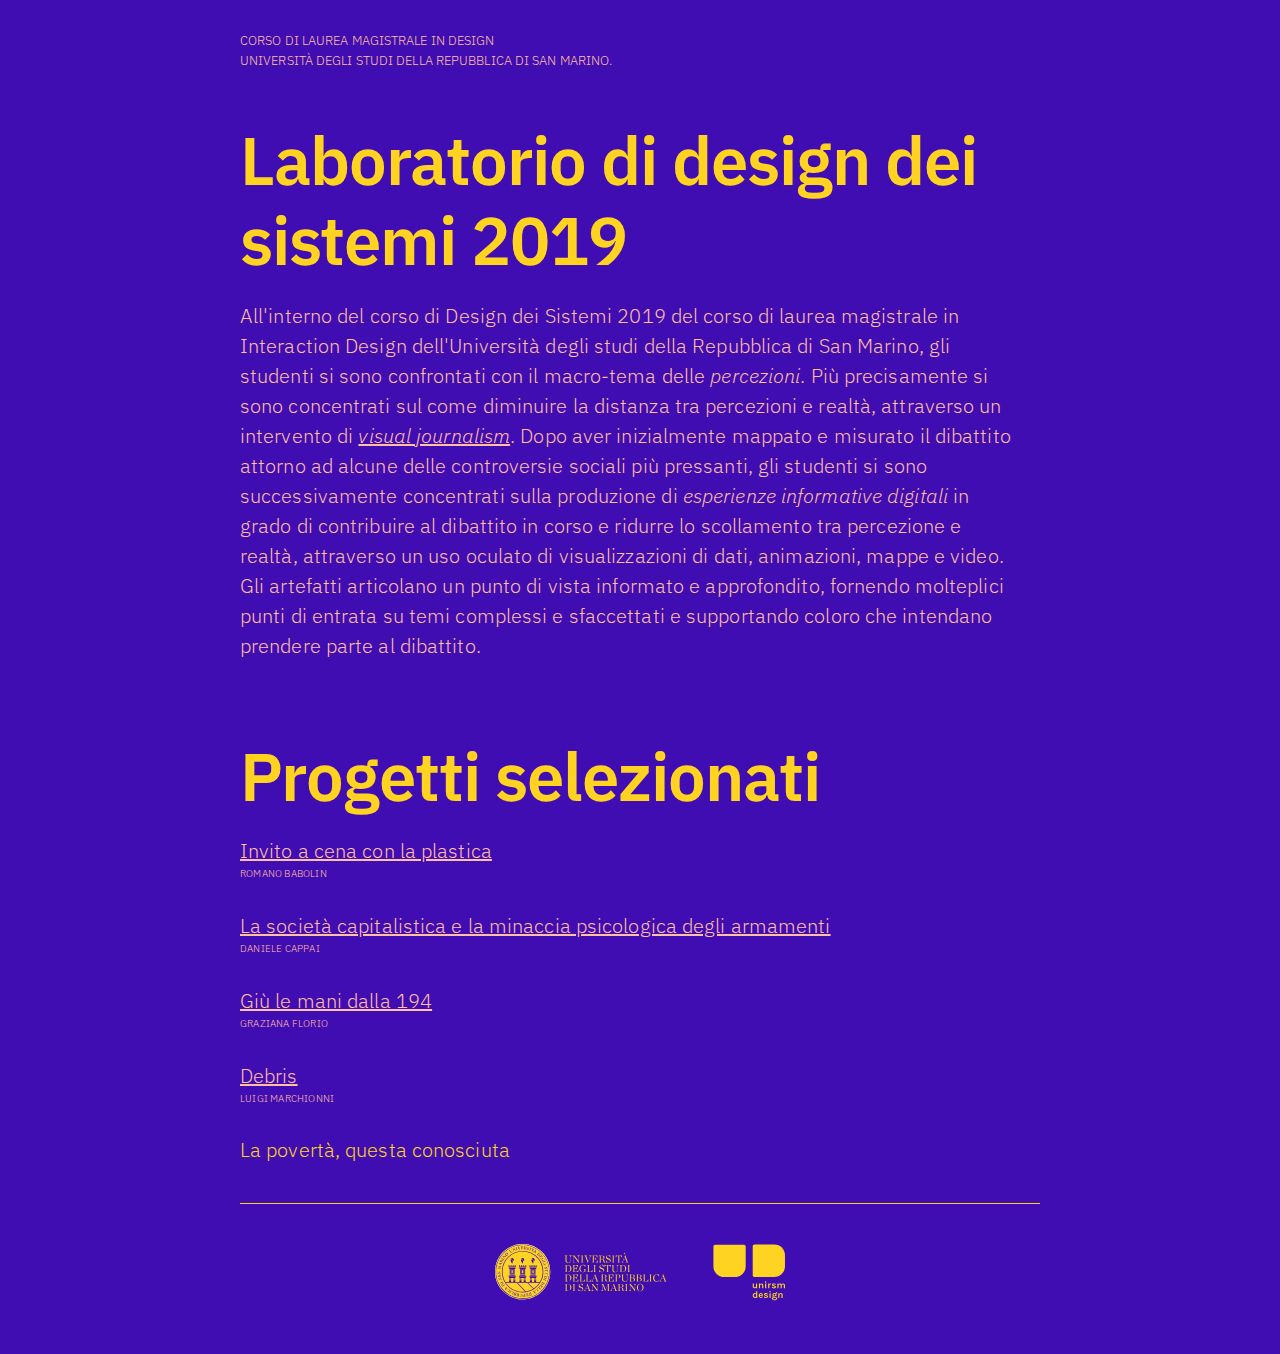
<file: index.html>
<!DOCTYPE html>
<html lang="en">

<head>
    <!-- Basic Page Needs
  –––––––––––––––––––––––––––––––––––––––––––––––––– -->
    <meta charset="utf-8">
    <title>Unirsm - Lab. di design dei sistemi 2019</title>
    <meta name="description" content="">
    <meta name="author" content="">
    <!-- Mobile Specific Metas
  –––––––––––––––––––––––––––––––––––––––––––––––––– -->
    <meta name="viewport" content="width=device-width, initial-scale=1">
    <!-- FONT
  –––––––––––––––––––––––––––––––––––––––––––––––––– -->
    <link href="https://fonts.googleapis.com/css?family=IBM+Plex+Sans:300,600" rel="stylesheet">
    <!-- CSS
  –––––––––––––––––––––––––––––––––––––––––––––––––– -->
    <link rel="stylesheet" href="css/normalize.css">
    <link rel="stylesheet" href="css/skeleton.css">
    <link rel="stylesheet" href="css/custom.css">
    <!-- Favicon
  –––––––––––––––––––––––––––––––––––––––––––––––––– -->
    <link rel="icon" type="image/png" href="images/favicon.png">
</head>

<body>
    <div class="container">
        <div class="row">
            <div class="columns twelve" id="main">
                <h6> Corso di laurea magistrale in Design </h6>
                <h6> Università degli studi della Repubblica di San Marino. </h6>
                <h1>Laboratorio di design dei sistemi 2019</h1>
                <p> All'interno del corso di Design dei Sistemi 2019 del corso di laurea magistrale in Interaction Design dell'Università degli studi della Repubblica di San Marino, gli studenti si sono confrontati con il macro-tema delle <i>percezioni</i>.
                    Più precisamente si sono concentrati sul come diminuire la distanza tra percezioni e realtà, attraverso un intervento di <i><a href="https://en.wikipedia.org/wiki/Visual_journalism" target="_blank">visual journalism</a></i>. Dopo aver
                    inizialmente mappato e misurato il dibattito attorno ad alcune delle controversie sociali più pressanti, gli studenti si sono successivamente concentrati sulla produzione di <i>esperienze informative digitali</i> in grado di contribuire al
                    dibattito in corso e ridurre lo scollamento tra percezione e realtà, attraverso un uso oculato di visualizzazioni di dati, animazioni, mappe e video. Gli artefatti articolano un punto di vista informato e approfondito, fornendo molteplici
                    punti di entrata su temi complessi e sfaccettati e supportando coloro che intendano prendere parte al dibattito. </p>
            </div>
        </div>
        <div class="row">
            <div class="columns twelve" id="projects">
                <h1>Progetti selezionati</h1>
                <h4><a href="projects/Babolin/index.html" target="_blank">Invito a cena con la plastica</a></h4>
                <h5>ROMANO BABOLIN</h5>
                <h4><a href="projects/Cappai/index.html" target="_blank">La società capitalistica e la minaccia psicologica degli armamenti</a></h4>
                <h5>DANIELE CAPPAI</h5>
                <h4><a href="projects/Florio/index.html" target="_blank">Giù le mani dalla 194</a></h4>
                <h5>GRAZIANA FLORIO</h5>
                <h4><a href="projects/Marchionni/index.html" target="_blank">Debris</a></h4>
                <h5>LUIGI MARCHIONNI</h5>
                <h4>La povertà, questa conosciuta</h4>

            </div>
        </div>
        <div class="row">
            <div class="columns twelve" id="logos">
                <img src="img/logos.svg" />
            </div>
        </div>
    </div>



</body>

</html>
</file>
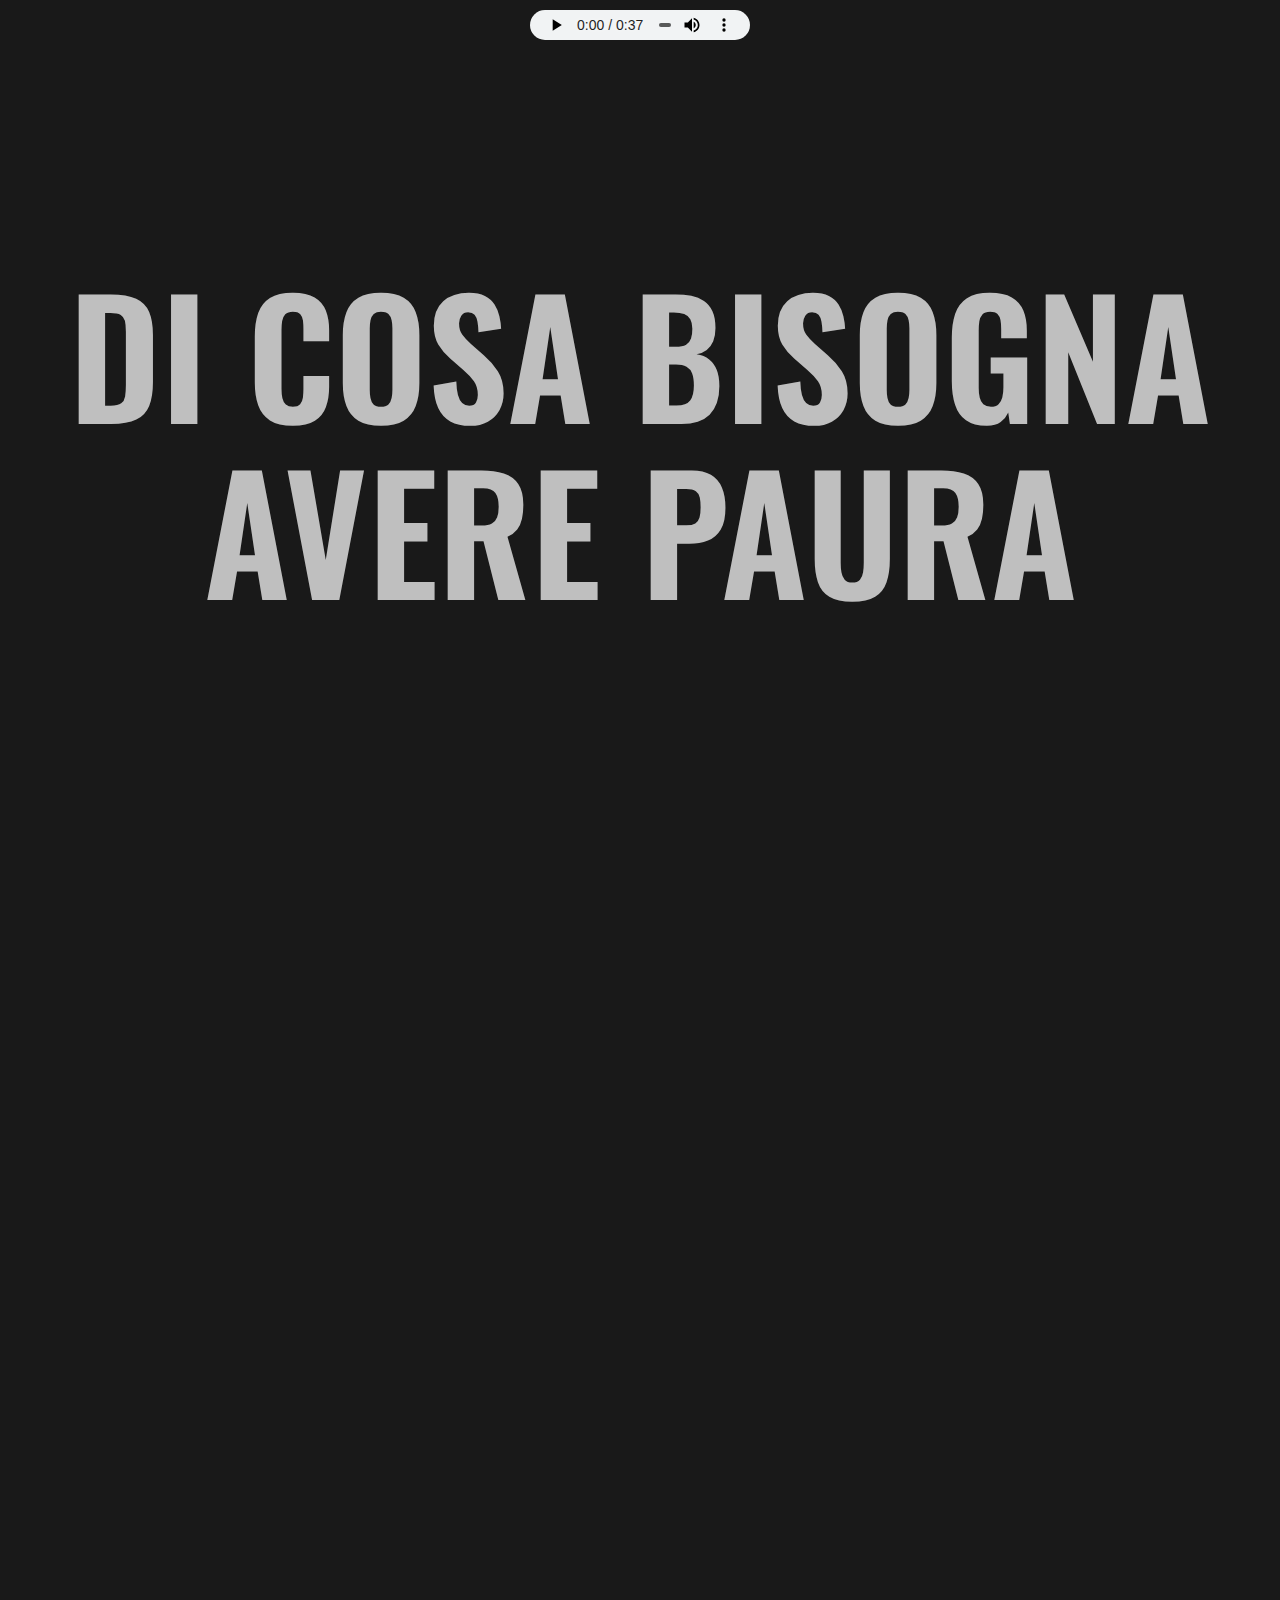
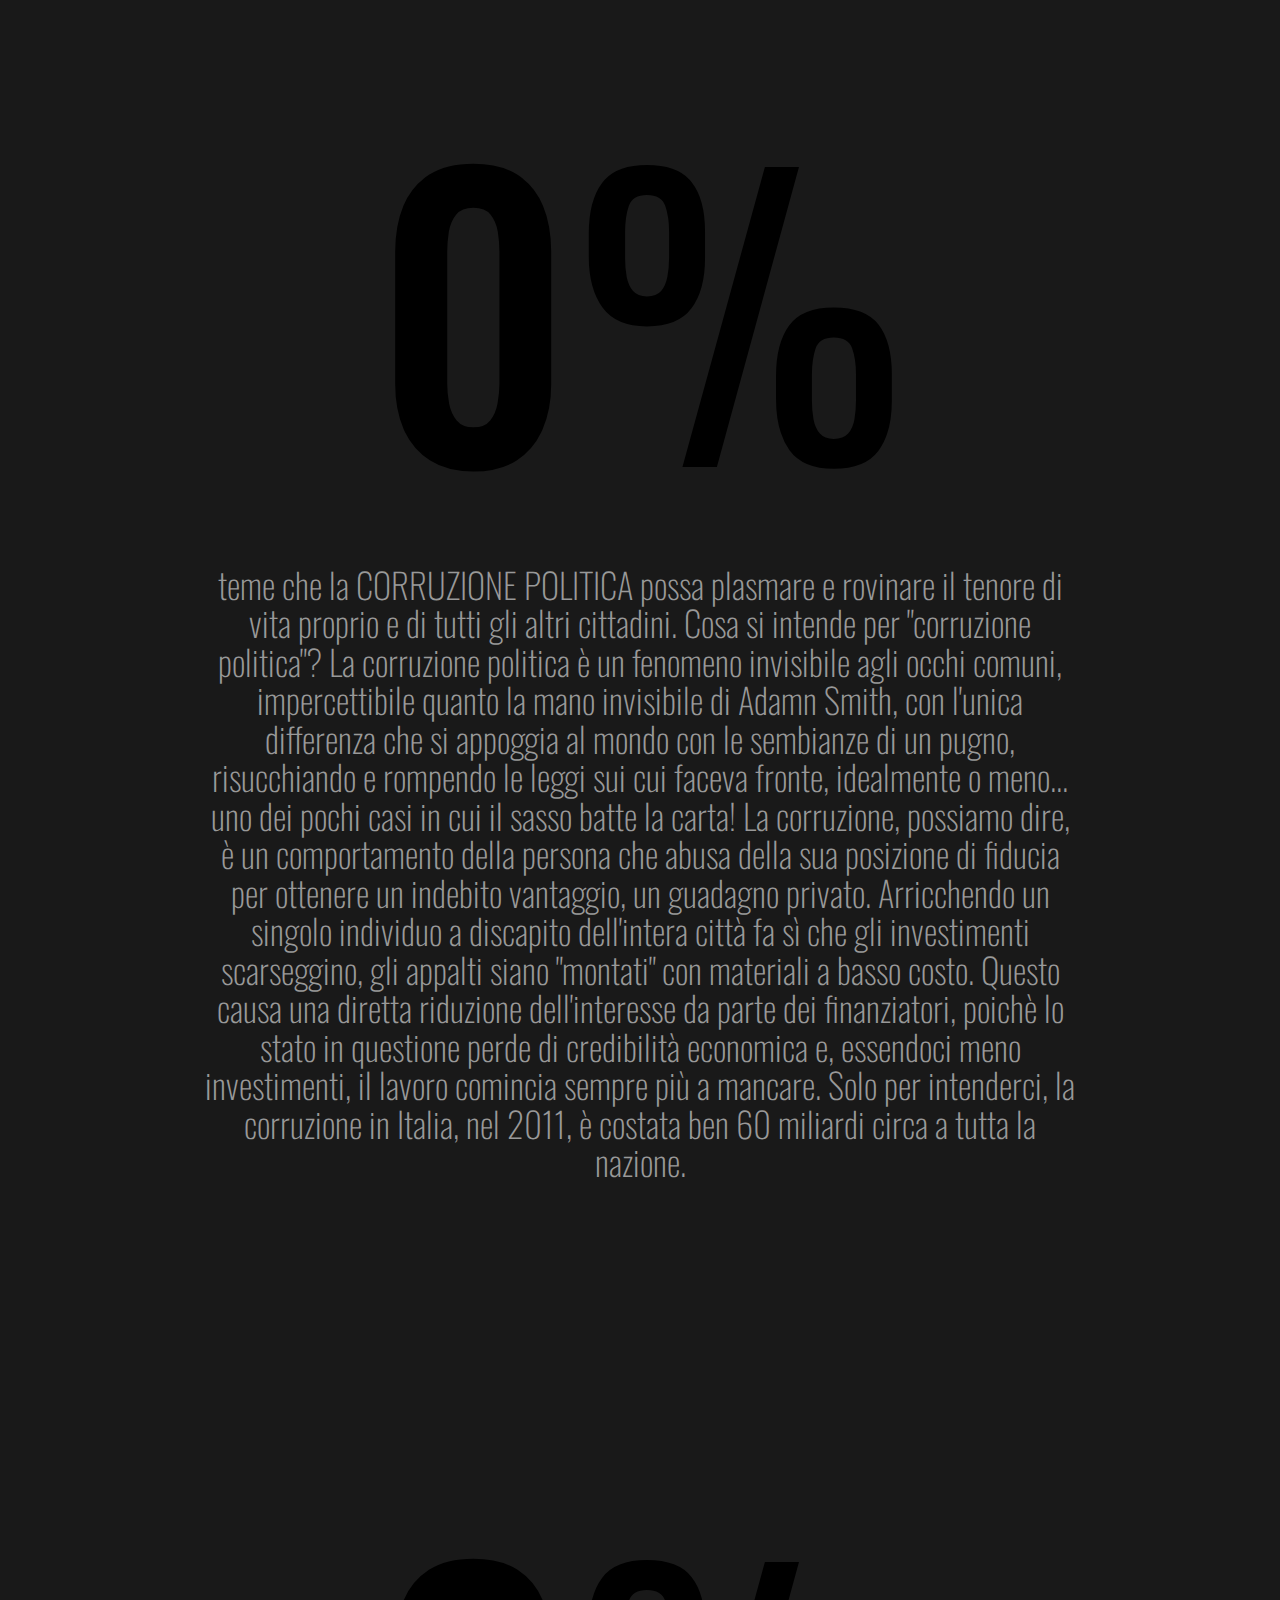
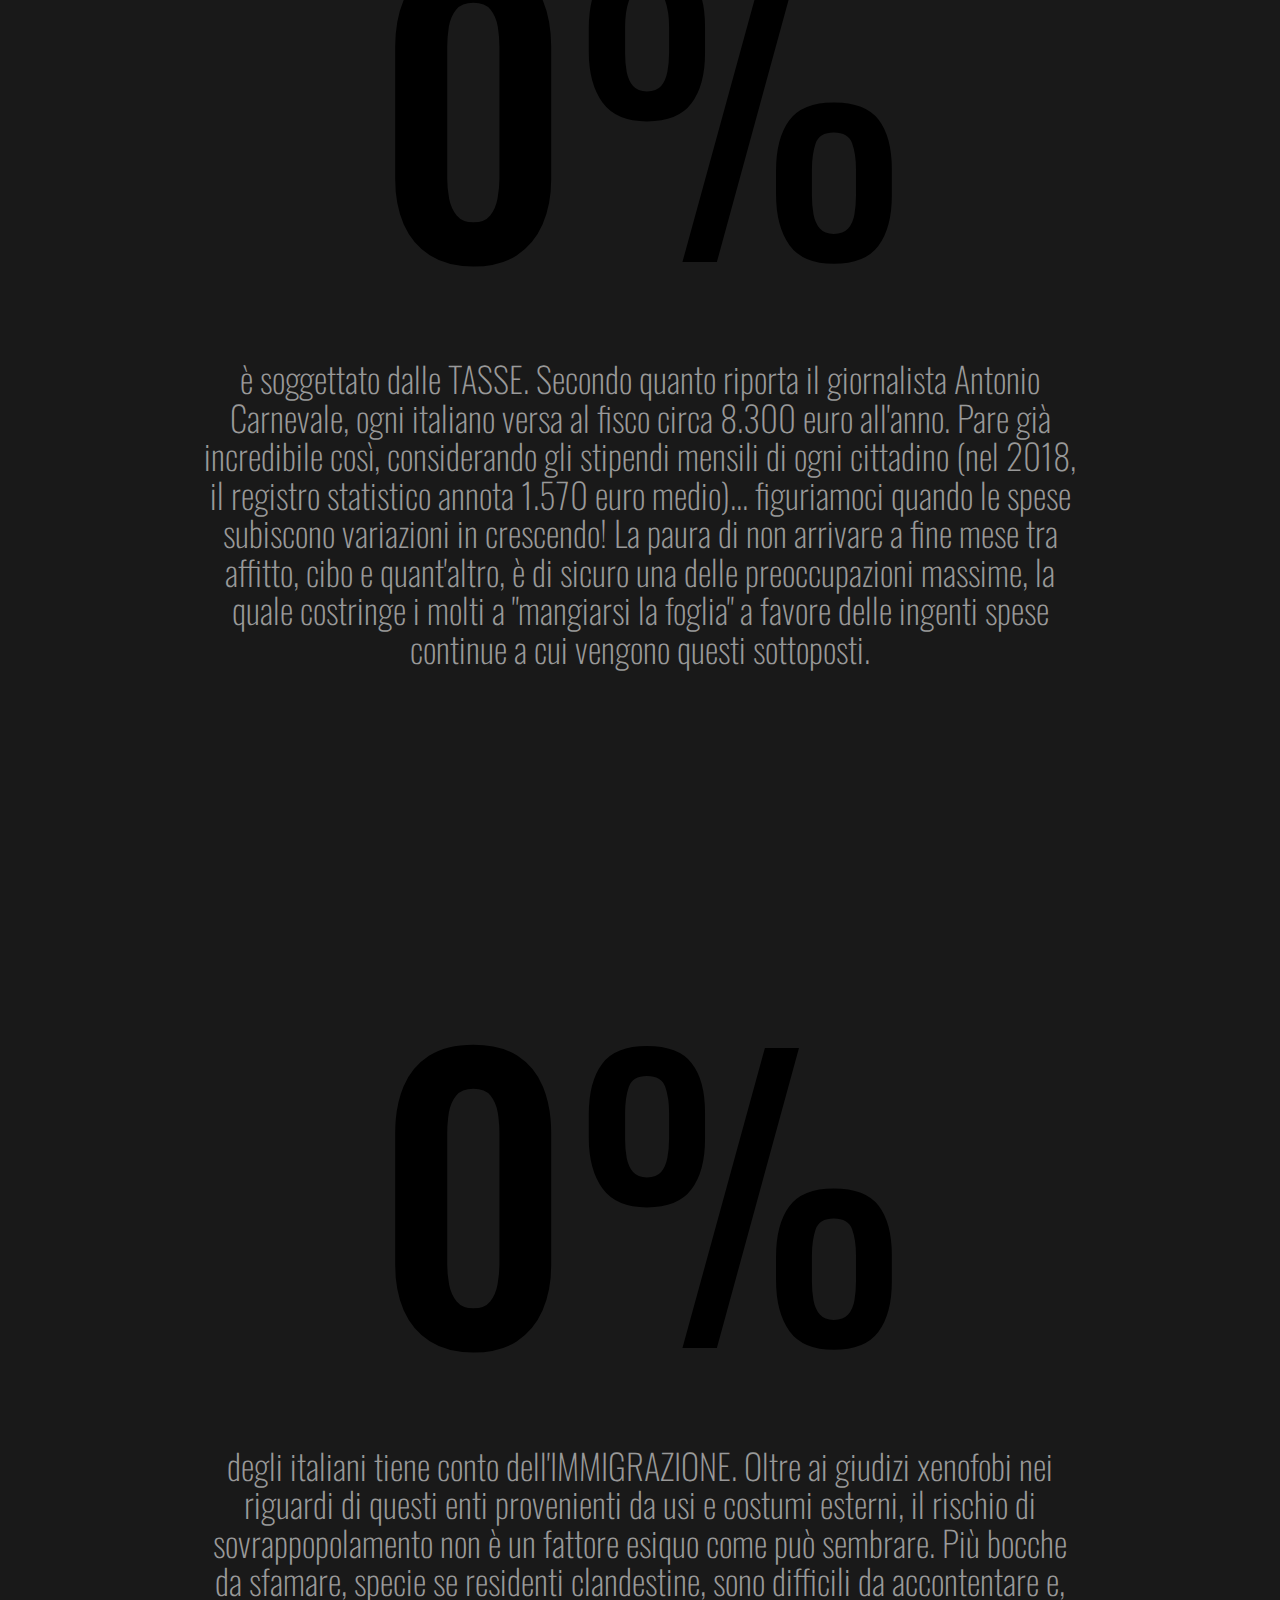
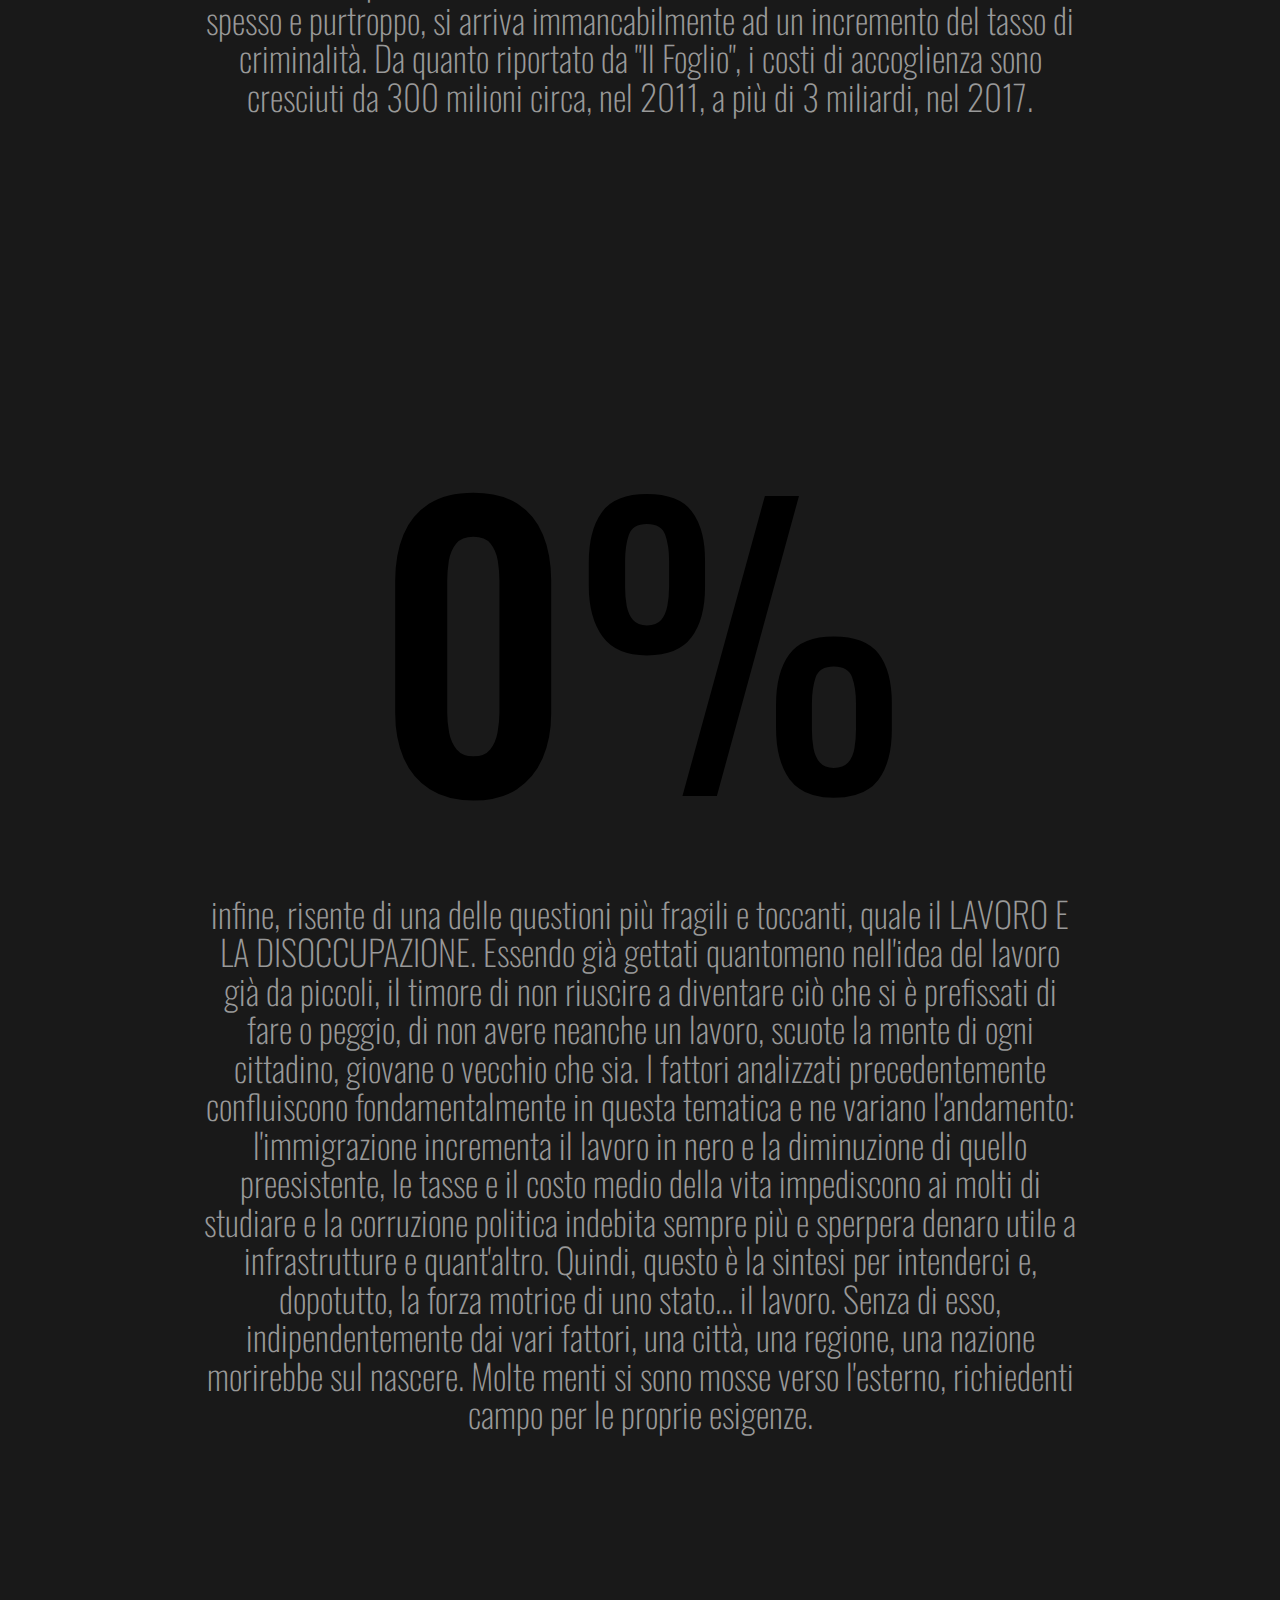
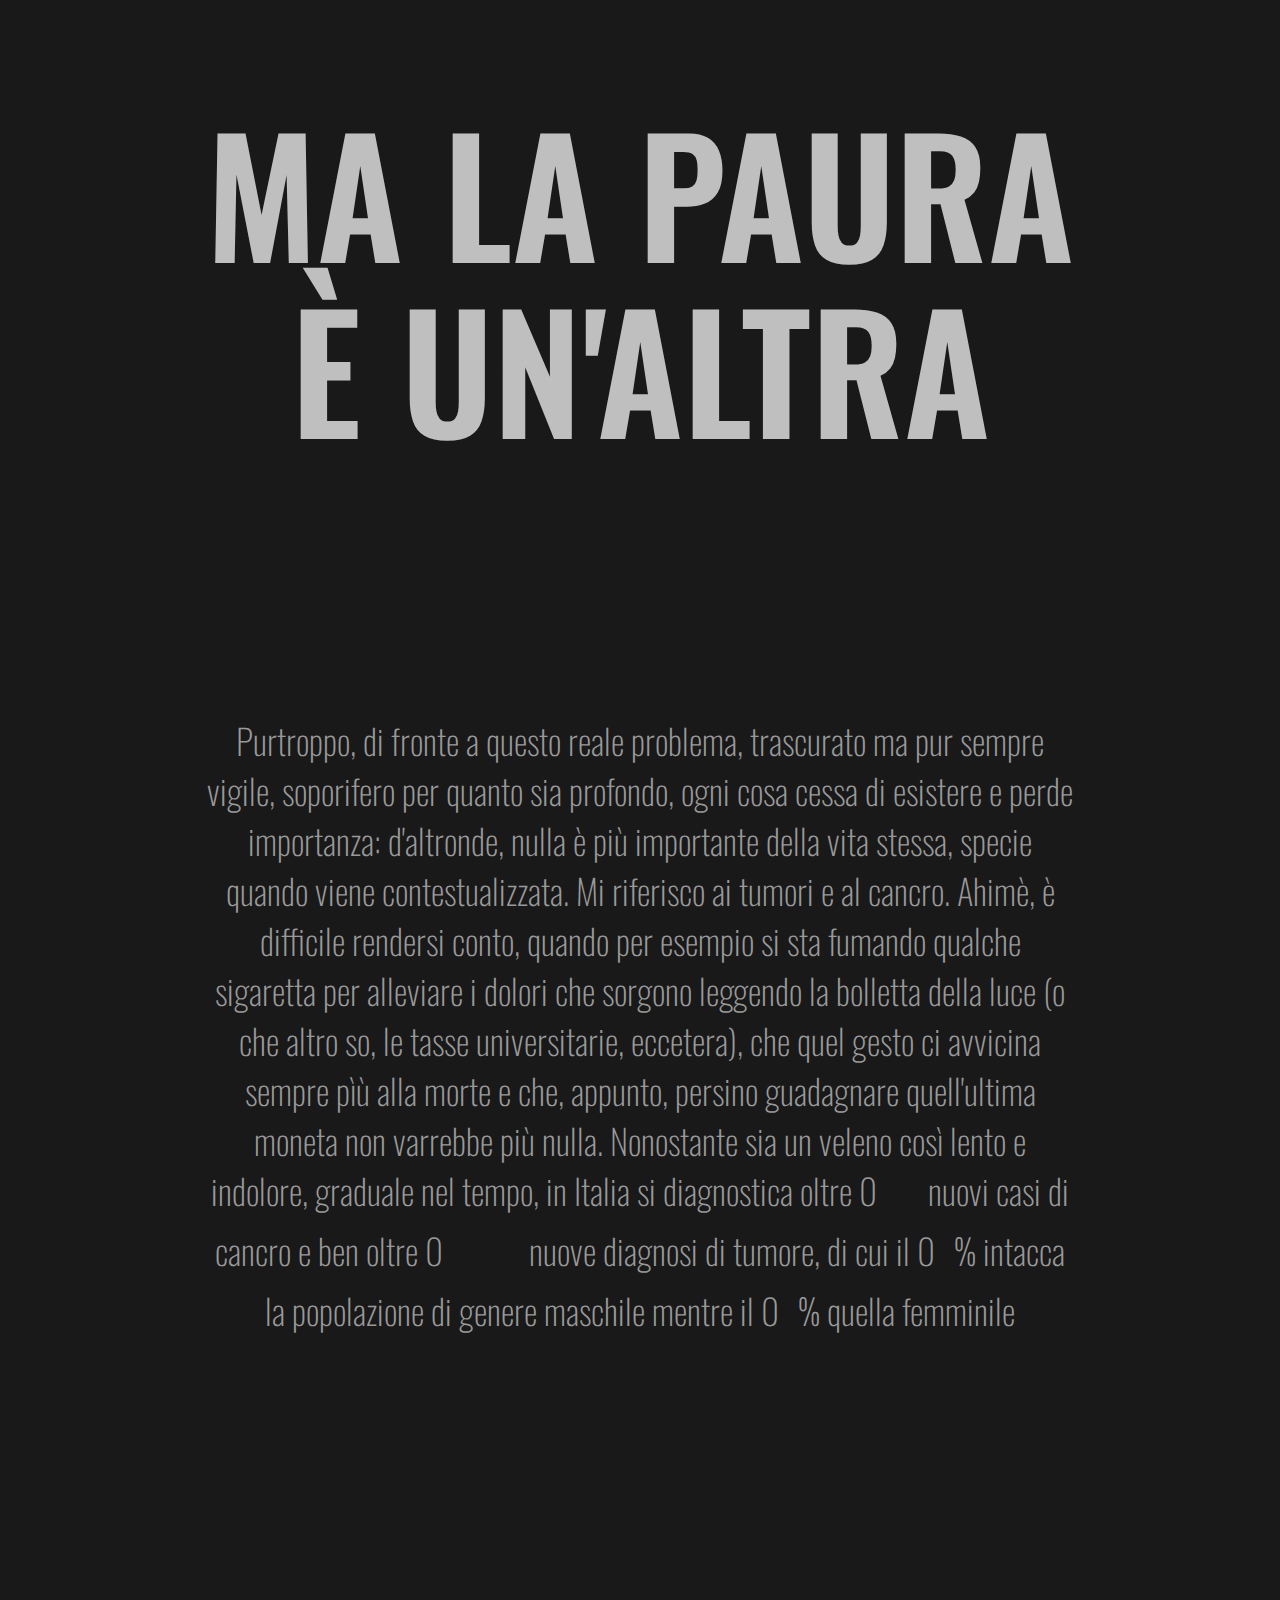
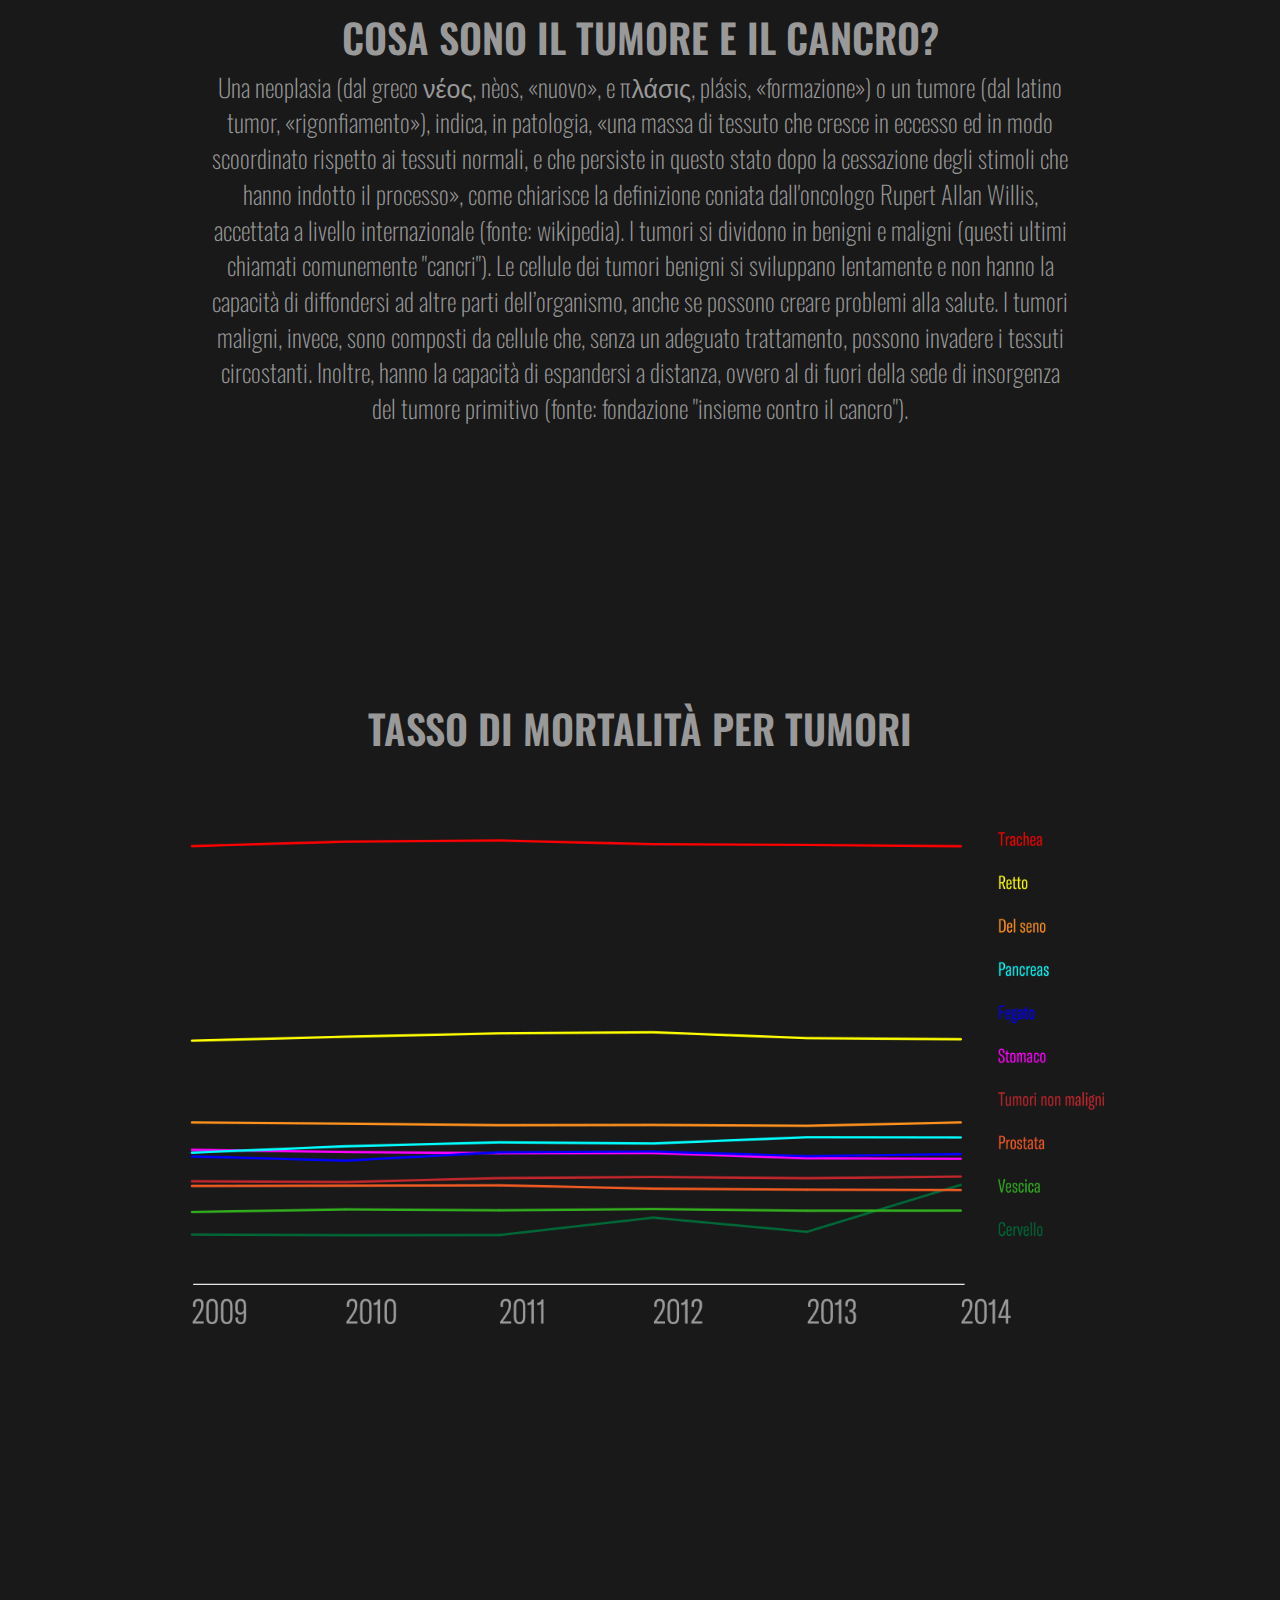
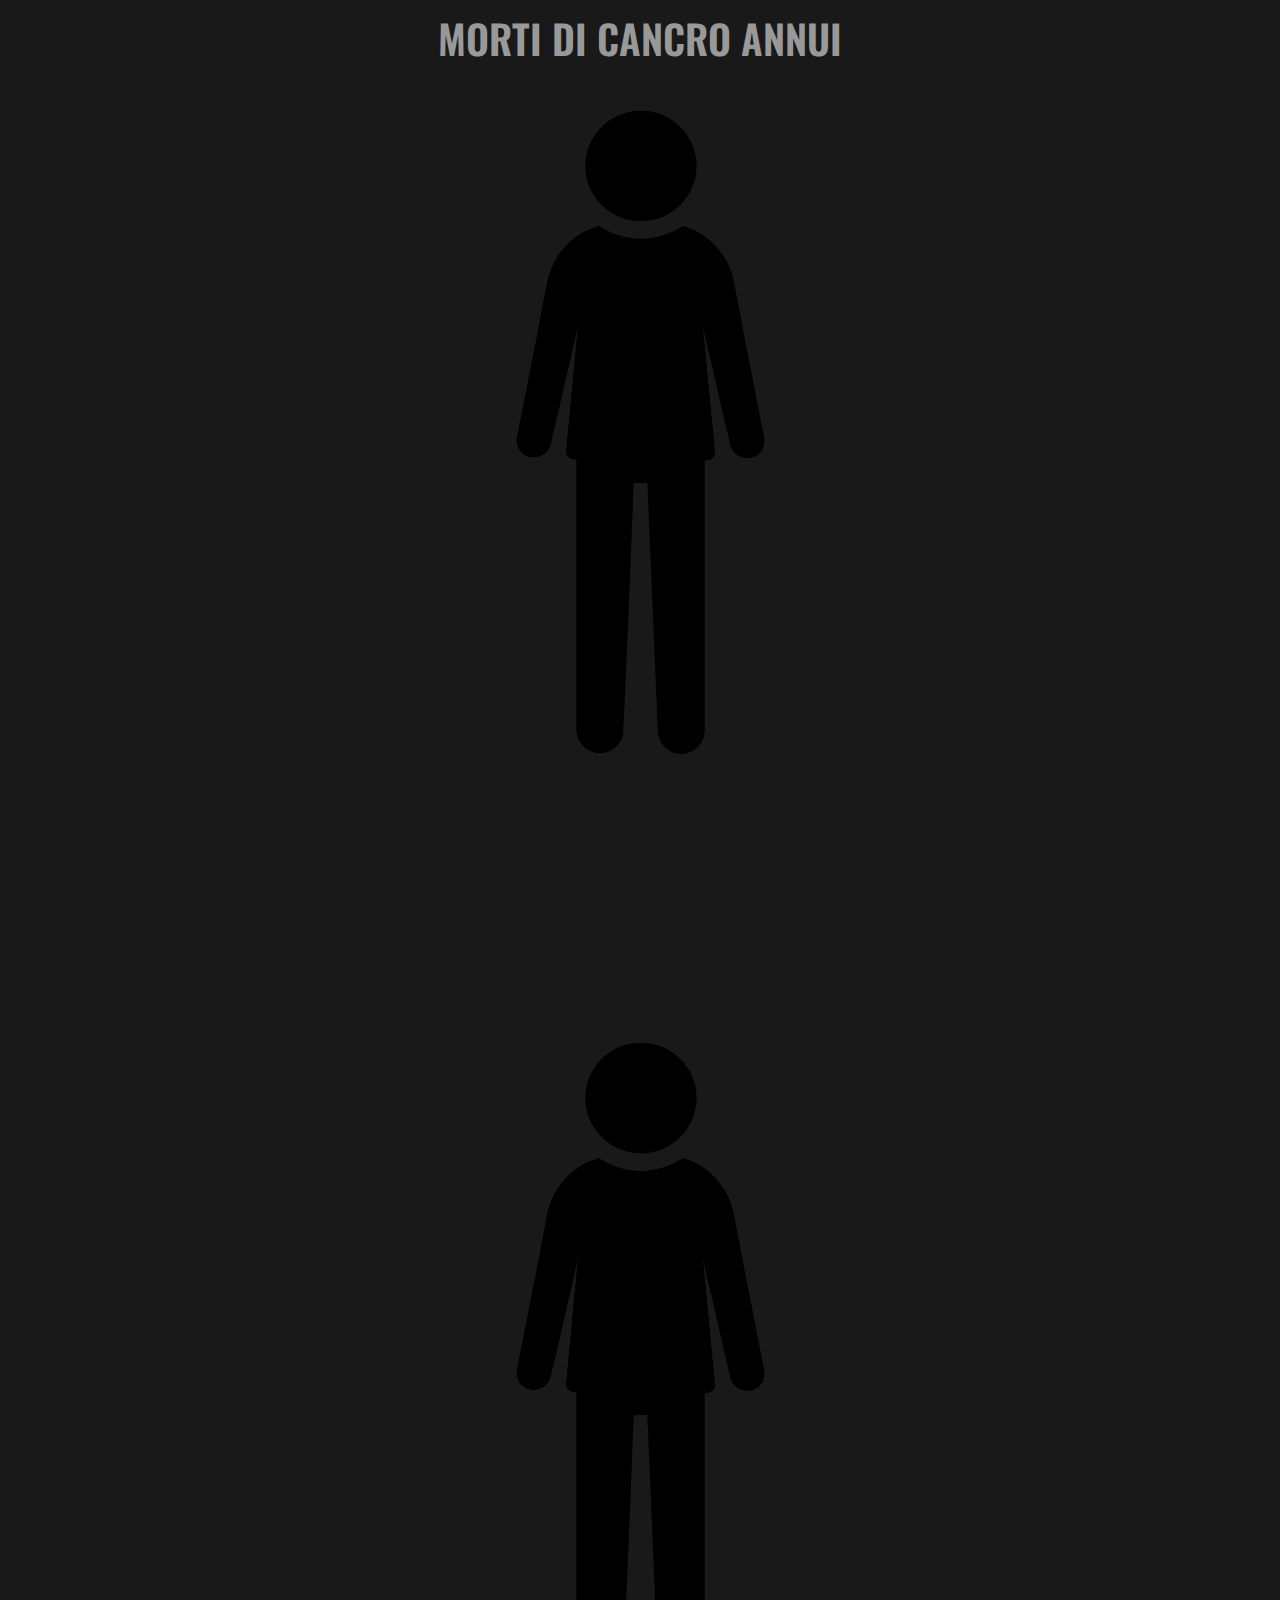
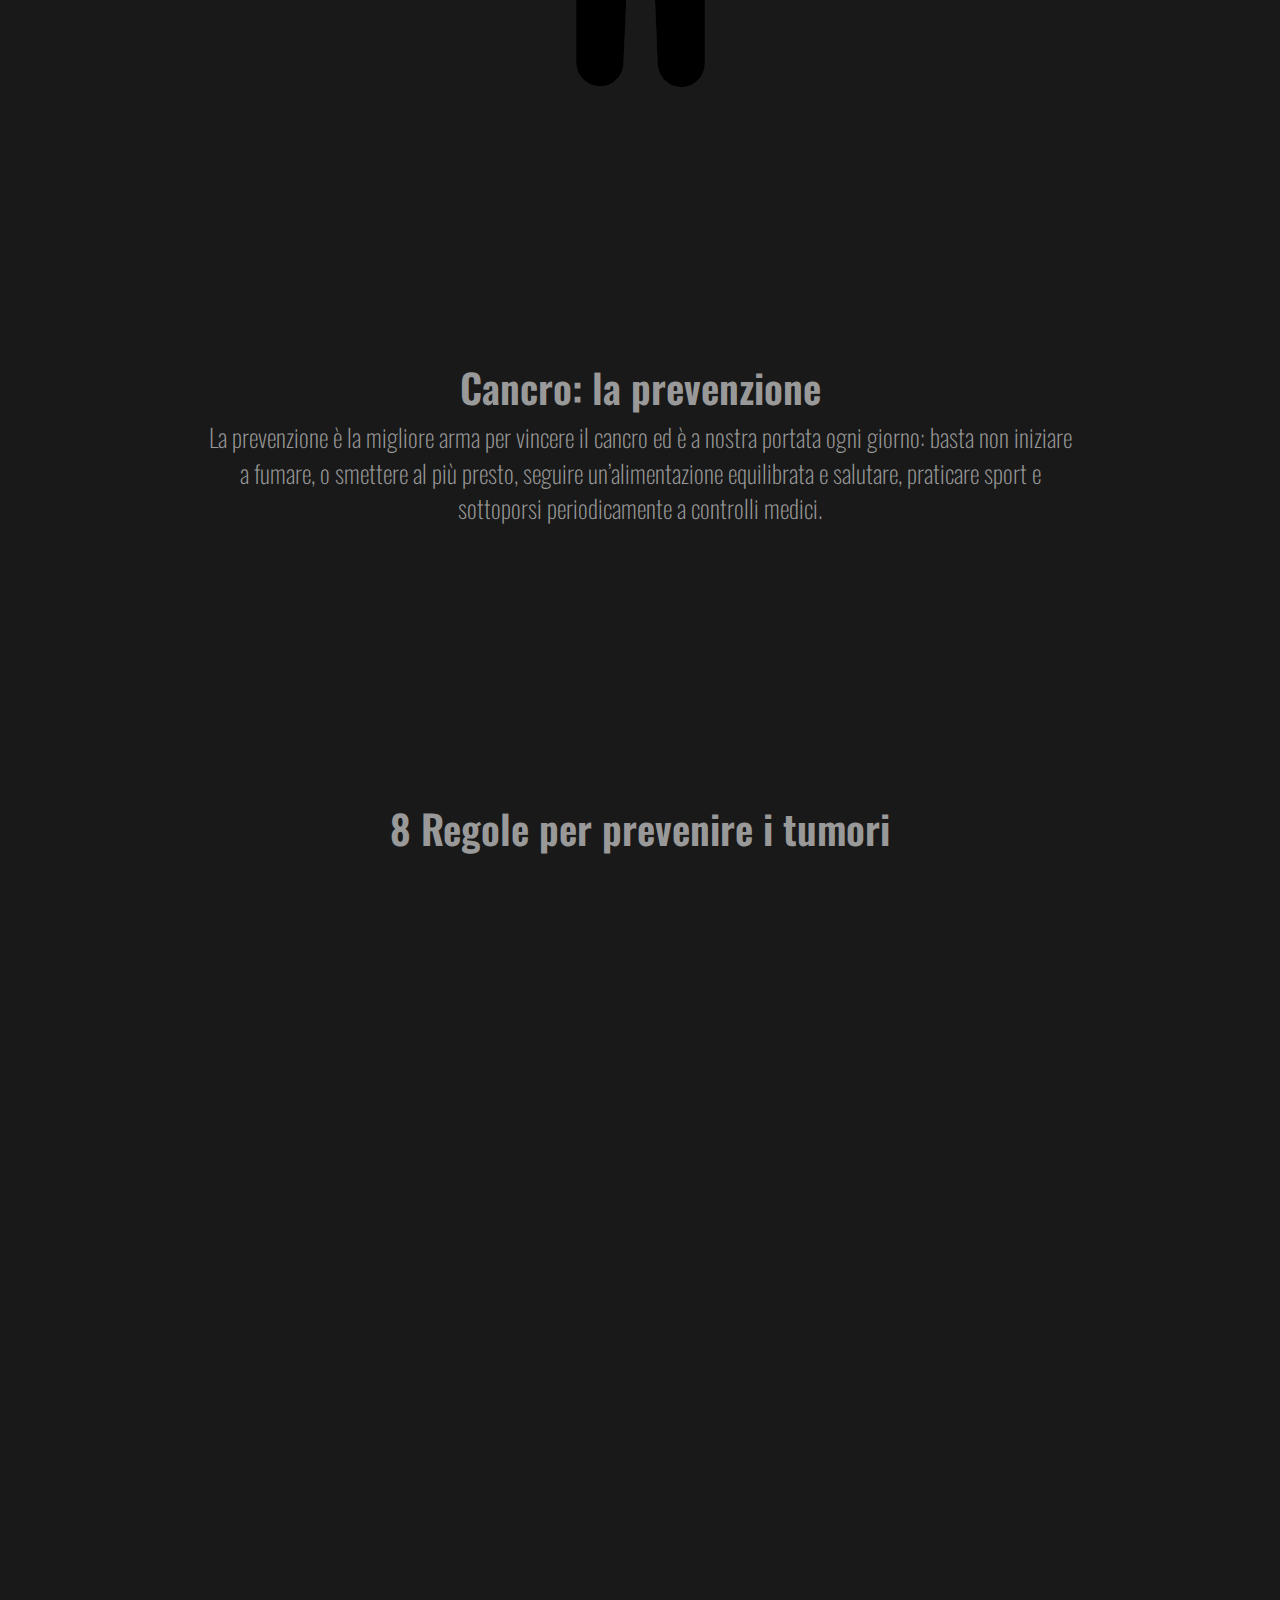
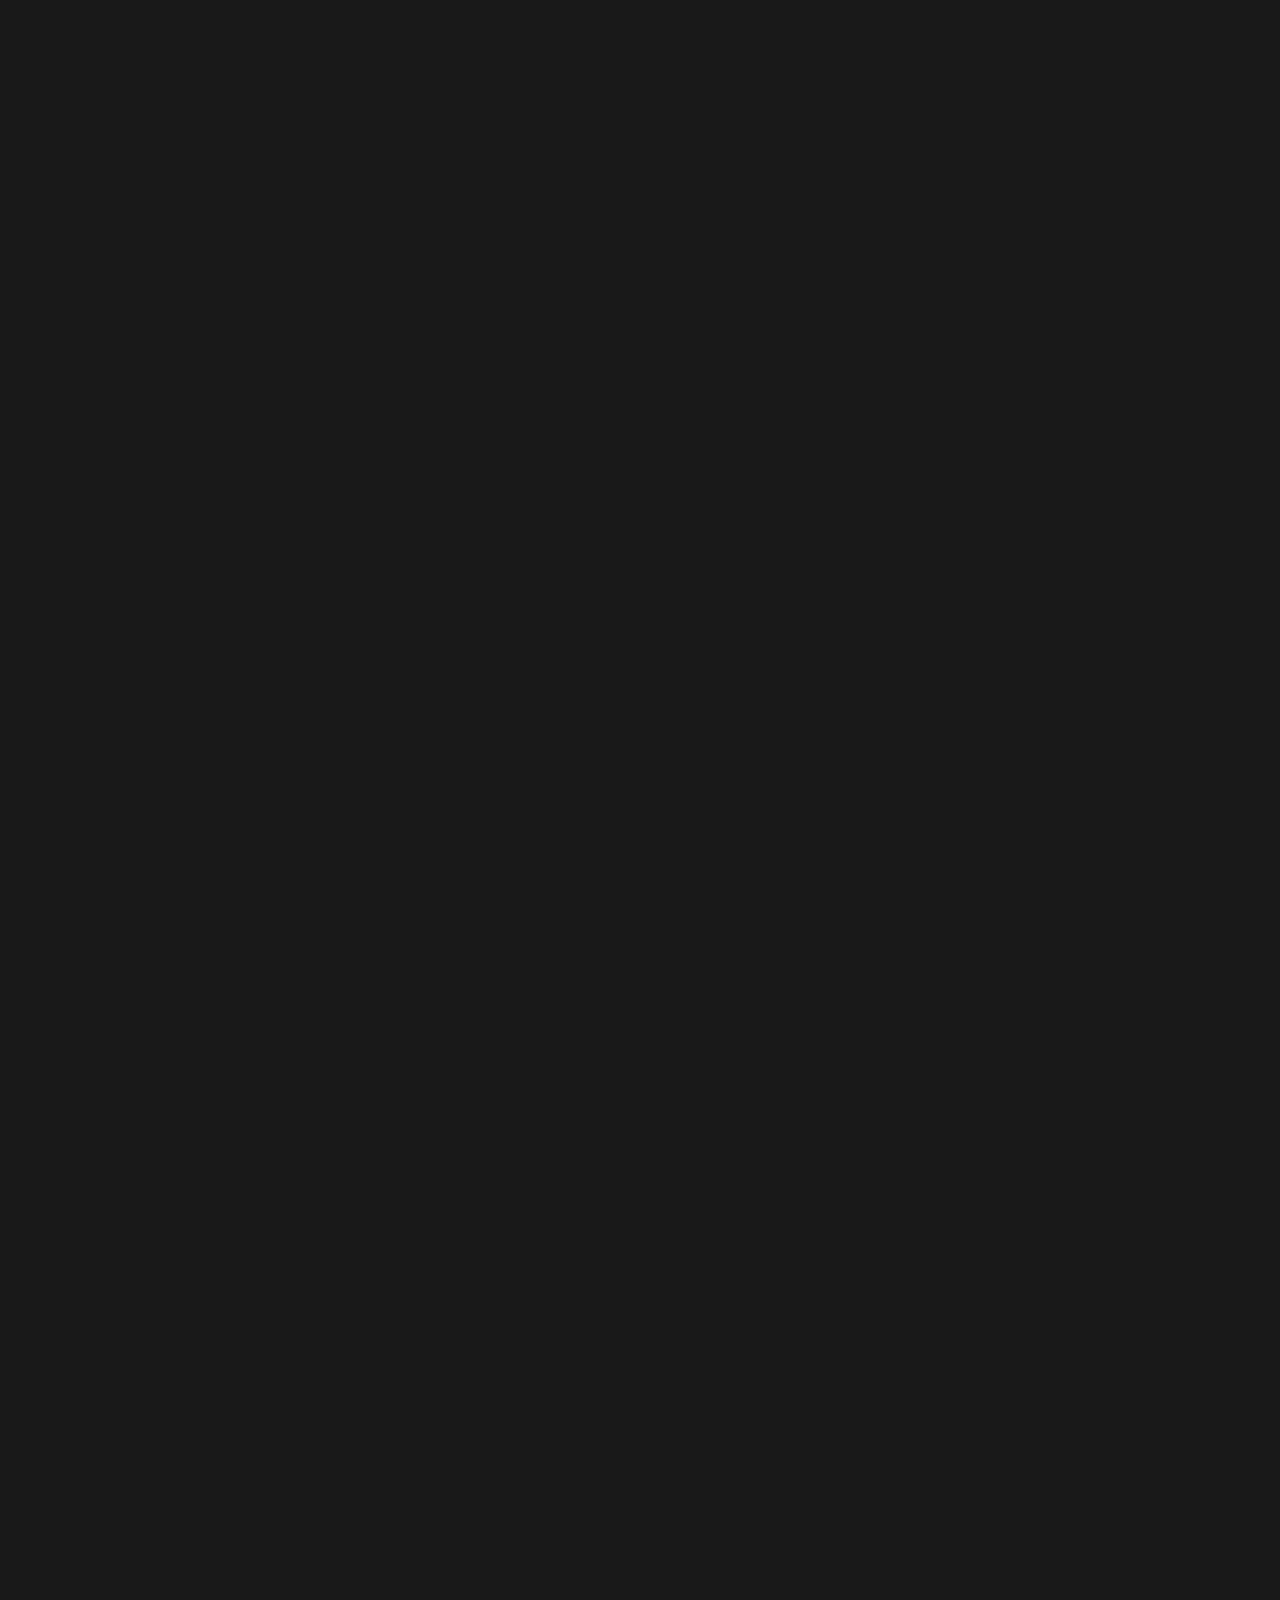
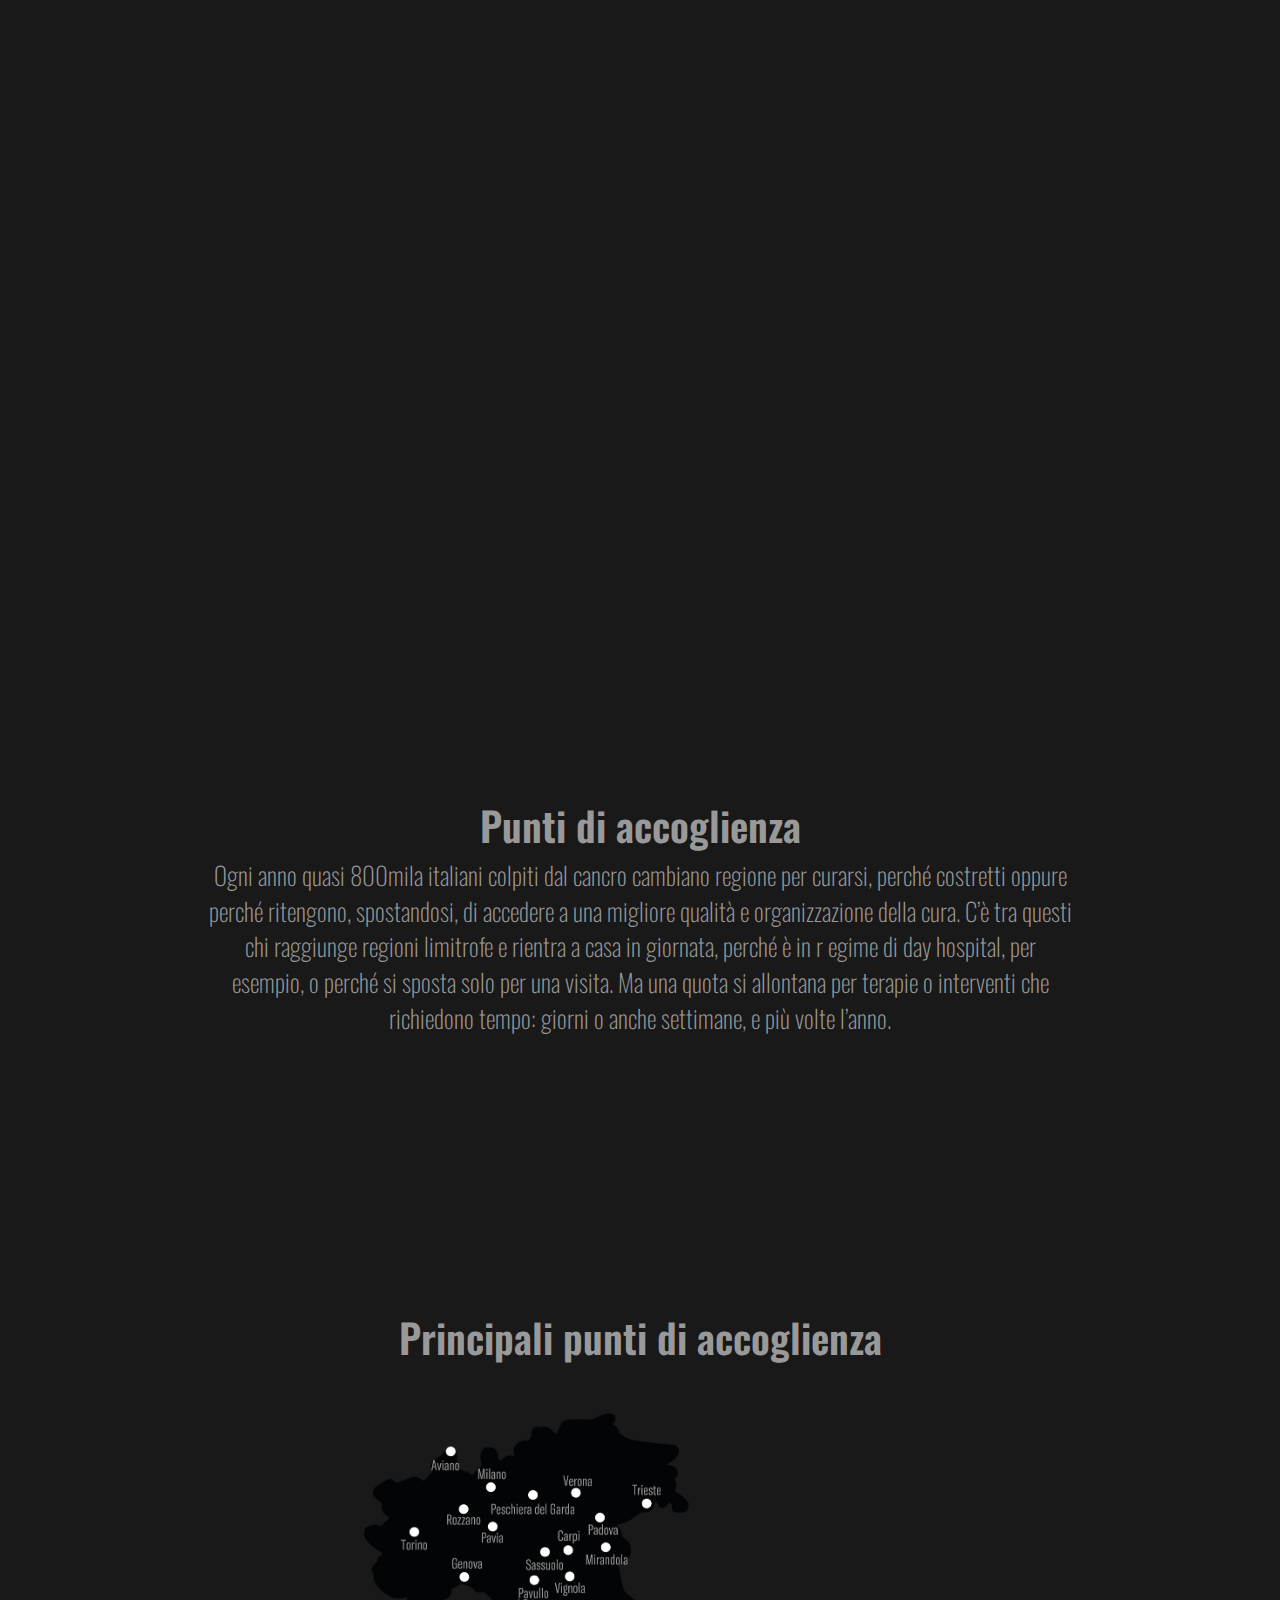
<file: projects/Begteshi/index.html>
<!DOCTYPE html>
<html lang="en">

<head>

    <meta charset="utf-8">
    <meta http-equiv="X-UA-Compatible" content="IE=edge">
    <meta name="viewport" content="width=device-width, initial-scale=1">
    <meta name="description" content="">
    <meta name="author" content="">

    <title>Tumori e Paure</title>

    <link rel="icon" href="images/favicon.png" type="image/png"/>
    <link href="css/bootstrap.min.css" rel="stylesheet">
    <link href="css/animate.css" rel="stylesheet">
    <link href="css/style.css" rel="stylesheet">
    <link href="https://fonts.googleapis.com/css?family=Oswald:200,300,400,500,600,700&display=swap" rel="stylesheet">
    <link href="https://unpkg.com/aos@2.3.1/dist/aos.css" rel="stylesheet">

    <!-- INIZIO LINK PER SCROLL -->
    <!--<link rel="stylesheet" type="text/css" href="css/jquery.fullPage.css"/>-->
    <script src="js/jquery-1.11.3.min.js"></script>
    <script src="js/jquery-ui.min.js"></script>
    <script type="text/javascript" src="js/scrolloverflow.js"></script>
    <!--<script type="text/javascript" src="js/jquery.fullPage.js"></script>-->
    <!-- FINE LINK PER SCROLL -->

    <script src="js/jquery.waypoints.min.js"></script>
    <script src="js/jquery.countTo.min.js"></script>
    <script src="https://unpkg.com/aos@2.3.1/dist/aos.js"></script>


</head>
<body>
  <p class="spazio-audio">
    <audio controls autoplay><!--Autoplay is only allowed when approved by the user, the site is activated by the user, or media is muted-->
      <source src="images/heart.ogg" type="audio/ogg">
        <source src="images/heart.mp3" type="audio/mpeg">
          Your browser does not support the audio element.
    </audio>
  </p>

<script>
function myFunction() {
    var x = document.getElementById("myTopnav");
    if (x.className === "topnav") {
        x.className += " responsive";}
        else {
        x.className = "topnav";}
}
</script>

<script>
  AOS.init({
    duration: 1200
  });
  window.addEventListener('load', AOS.refresh)
</script>
<!-- FINE NAVBAR -->

<!-- INIZIO SCROLL -->
<!-- <div id="test3" style = "position:fixed">cacca</div> -->
<div id="fullpage">
	<div class="section" id="section0"> <!--section0 indica la prima pagina-->
    <div class="intro0">
      <div class="container-fluid"> <!--layout responsive-->
        <h1>DI COSA BISOGNA AVERE PAURA</h1>
      </div>
    </div>
  </div>

  <div class="section " id="section2">
    	<div class="intro6">
        <div class="container-fluid">
        	<p class = "fade-up-1">Durante il corso della nostra vita siamo "addestrati" a temere una miriade di eventi e
            oggetti (nonchè persone) dannose alla nostra incolumità, a munirci e a prevenire
            quelle che sono le possibili disgrazie future che possono incombere in ognuno di noi,
            laddove la negligenza, o semplicemente la sfortuna, la fanno da padrone. Vivere con
            il timore che questi "incidenti" possano anche solo percorrere la nostra stessa strada
            è insito in ognuno di noi, a livello genetico, fin dentro i cromosomi ed oltre la nostra
            stessa immaginazione. Ma quali sono le paure remote degli uomini, in particolar
            modo in quest'ambito moderno? Soffermandoci sui campioni italiani, abbiamo che</p>
          </div>
    	</div>
    </div>

  <div class="section " id="section2">
    	<div class="intro1">
        <div class="container-fluid">
          <div class="container-counter">
            <h2 class="count-this" data-speed="500" data-refresh-interval="1" data-from="0" data-to="30" id="first">0</h2>
            <span>%</span>
          </div>
          <h3 style = "width: 70%; margin: auto">teme che la CORRUZIONE POLITICA possa plasmare e rovinare il tenore
            di vita proprio e di tutti gli altri cittadini. Cosa si intende per "corruzione politica"? La
            corruzione politica è un fenomeno invisibile agli occhi comuni, impercettibile quanto
            la mano invisibile di Adamn Smith, con l'unica differenza che si appoggia al mondo
            con le sembianze di un pugno, risucchiando e rompendo le leggi sui cui faceva
            fronte, idealmente o meno... uno dei pochi casi in cui il sasso batte la carta! La
            corruzione, possiamo dire, è un comportamento della persona che abusa della sua
            posizione di fiducia per ottenere un indebito vantaggio, un guadagno privato.
            Arricchendo un singolo individuo a discapito dell'intera città fa sì che gli investimenti
            scarseggino, gli appalti siano "montati" con materiali a basso costo. Questo causa
            una diretta riduzione dell'interesse da parte dei finanziatori, poichè lo stato in
            questione perde di credibilità economica e, essendoci meno investimenti, il lavoro
            comincia sempre più a mancare. Solo per intenderci, la corruzione in Italia, nel 2011,
            è costata ben 60 miliardi circa a tutta la nazione. </h3>
        </div>
    	</div>
  </div>

  <div class="section " id="section3">
    	<div class="intro2">
        <div class="container-fluid">
          <div class="container-counter">
            <h2 class="count-this" data-speed="500" data-refresh-interval="1" data-from="0" data-to="33">0</h2>
            <span>%</span>
          </div>
          <h3 style = "width: 70%; margin: auto">è soggettato dalle TASSE. Secondo quanto riporta il giornalista Antonio
            Carnevale, ogni italiano versa al fisco circa 8.300 euro all'anno. Pare già incredibile
            così, considerando gli stipendi mensili di ogni cittadino (nel 2018, il registro statistico
            annota 1.570 euro medio)... figuriamoci quando le spese subiscono variazioni in
            crescendo! La paura di non arrivare a fine mese tra affitto, cibo e quant'altro, è di
            sicuro una delle preoccupazioni massime, la quale costringe i molti a "mangiarsi la
            foglia" a favore delle ingenti spese continue a cui vengono questi sottoposti.</h3>
        </div>
    	</div>
    </div>

  <div class="section " id="section4">
    	<div class="intro3">
        <div class="container-fluid">
          <div class="container-counter">
            <h2 class="count-this" data-speed="500" data-refresh-interval="1" data-from="0" data-to="37">0</h2>
            <span>%</span>
          </div>
          <h3 style = "width: 70%; margin: auto">degli italiani tiene conto dell'IMMIGRAZIONE. Oltre ai giudizi xenofobi nei
            riguardi di questi enti provenienti da usi e costumi esterni, il rischio di
            sovrappopolamento non è un fattore esiquo come può sembrare. Più bocche da
            sfamare, specie se residenti clandestine, sono difficili da accontentare e, spesso e
            purtroppo, si arriva immancabilmente ad un incremento del tasso di criminalità. Da
            quanto riportato da "Il Foglio", i costi di accoglienza sono cresciuti da 300 milioni
            circa, nel 2011, a più di 3 miliardi, nel 2017. </h3>
        </div>
    	</div>
    </div>

  <div class="section " id="section5">
    	<div class="intro4">
        <div class="container-fluid">
          <div class="container-counter">
            <h2 class="count-this" data-speed="500" data-refresh-interval="1" data-from="0" data-to="66">0</h2>
            <span>%</span>
          </div>
          <h3 style = "width: 70%; margin: auto"> infine, risente di una delle questioni più fragili e toccanti, quale il LAVORO
            E LA DISOCCUPAZIONE. Essendo già gettati quantomeno nell'idea del lavoro già
            da piccoli, il timore di non riuscire a diventare ciò che si è prefissati di fare o peggio,
            di non avere neanche un lavoro, scuote la mente di ogni cittadino, giovane o vecchio
            che sia. I fattori analizzati precedentemente confluiscono fondamentalmente in
            questa tematica e ne variano l'andamento: l'immigrazione incrementa il lavoro in
            nero e la diminuzione di quello preesistente, le tasse e il costo medio della vita
            impediscono ai molti di studiare e la corruzione politica indebita sempre più e
            sperpera denaro utile a infrastrutture e quant'altro. Quindi, questo è la sintesi per
            intenderci e, dopotutto, la forza motrice di uno stato... il lavoro. Senza di esso,
            indipendentemente dai vari fattori, una città, una regione, una nazione morirebbe sul
            nascere. Molte menti si sono mosse verso l'esterno, richiedenti campo per le proprie
            esigenze.</h3>
        </div>
    	</div>
    </div>

  <div class="section " id="section6">
    	<div class="intro5">
        <div class="container-fluid">
        	<h1>MA LA PAURA <br>È UN'ALTRA</h1>
        </div>
    	</div>
    </div>

  <div class="section " id="section7">
    	<div class="intro6">
        <div class="container-fluid">
          <div style = "text-align: center">
            <p style="display:inline">Purtroppo, di fronte a questo reale problema, trascurato ma pur sempre vigile,
              soporifero per quanto sia profondo, ogni cosa cessa di esistere e perde importanza:
              d'altronde, nulla è più importante della vita stessa, specie quando viene
              contestualizzata. Mi riferisco ai tumori e al cancro. Ahimè, è difficile rendersi conto,
              quando per esempio si sta fumando qualche sigaretta per alleviare i dolori che
              sorgono leggendo la bolletta della luce (o che altro so, le tasse universitarie,
              eccetera), che quel gesto ci avvicina sempre pìù alla morte e che, appunto, persino
              guadagnare quell'ultima moneta non varrebbe più nulla. Nonostante sia un veleno
              così lento e indolore, graduale nel tempo, in Italia si diagnostica oltre </p>
            <p style="display:inline-block; width: 66.52px; text-align: left" class = "counter-inline" data-speed = "500" data-refresh-interval="1" data-from="0" data-to="1000">0</p>
            <p style="display:inline"> nuovi casi di cancro e ben oltre </p>
            <p style="display:inline-block; width: 101.48px; text-align: left" data-speed="500" data-refresh-interval="1" data-from="0" data-to="373300">0</p>
            <p style="display:inline"> nuove diagnosi di tumore, di cui il </p>
            <p style="display:inline-block; width: 33.81px; text-align: left" data-speed="500" data-refresh-interval="1" data-from="0" data-to="52">0</p>
            <p style="display:inline">%  intacca la popolazione di genere maschile mentre il </p>
            <p style="display:inline-block; width: 34.73px; text-align: left" data-speed="500" data-refresh-interval="1" data-from="0" data-to="48">0</p>
            <p style="display:inline">% quella femminile</p>
          </div>
        </div>
          
    	</div>
    </div>

  <div class="section " id="section8">
      <div class="intro9">
        <div class="container-fluid">
         <h1>COSA SONO IL TUMORE E IL CANCRO?</h1>
         <p>Una neoplasia (dal greco νέος, nèos, «nuovo», e πλάσις, plásis, «formazione») o un
          tumore (dal latino tumor, «rigonfiamento»), indica, in patologia, «una massa di
          tessuto che cresce in eccesso ed in modo scoordinato rispetto ai tessuti normali, e
          che persiste in questo stato dopo la cessazione degli stimoli che hanno indotto il
          processo», come chiarisce la definizione coniata dall'oncologo Rupert Allan Willis,
          accettata a livello internazionale (fonte: wikipedia). I tumori si dividono in benigni e
          maligni (questi ultimi chiamati comunemente "cancri"). Le cellule dei tumori benigni si
          sviluppano lentamente e non hanno la capacità di diffondersi ad altre parti
          dell’organismo, anche se possono creare problemi alla salute. I tumori maligni,
          invece, sono composti da cellule che, senza un adeguato trattamento, possono 
          invadere i tessuti circostanti. Inoltre, hanno la capacità di espandersi a distanza,
          ovvero al di fuori della sede di insorgenza del tumore primitivo (fonte: fondazione
          "insieme contro il cancro"). </p>
        </div>
      </div>
    </div>

  <div class="section " id="section9">
      <div class="intro10">
        <div class="container-fluid">
         <h1>TASSO DI MORTALITÀ PER TUMORI</h1>
         <p style="text-align:center;"><img src="images/img-statistica.png"</p>
        </div>
      </div>
    </div>

  <div class="section " id="section10">
    	<div class="intro7">
        <div class="container-fluid">
          <div class="row">
            <div class="col-md-12">
              <h4>MORTI DI CANCRO ANNUI</h4>
            </div>
            <div class ="col-md-4 col-xs-12 info-column">
              <div class="info" style = "text-align: center" data-aos = "fade-right">
                <h5 style = "text-align: center">33.000</h5>
                <div style = "font-size:25px; color:#999; font-weight:200; text-align: center; height: 35px">Tumori maligni di trachea, bronchi e polmoni</div>
              </div>
              <div class="info" data-aos = "fade-right">
                <h5 style = "text-align: center">19.000</h5>
                <p style = "text-align: center">Tumori maligni di colon e retto</p>
              </div>
              <div class="info" data-aos = "fade-right">
                <h5 style = "text-align: center">13.000</h5>
                <p style = "text-align: center">Tumori maligni del seno</p>
              </div>
            </div>
            <div class ="col-md-4 col-xs-12 image-pittogramma" style = "text-align:center">
              <img src="images/pittogramma.png" style = "text-align: center">
            </div>
            <div class ="col-md-4 col-xs-12 info-column second-row">
              <div class="info" data-aos = "fade-left">
                <h5 style = "text-align: center">11.000</h5>
                <p style = "text-align: center">Tumori maligni del pancreas</p>
              </div>
              <div class="info" data-aos = "fade-left">
                <h5 style = "text-align: center">10.000</h5>
                <p style = "text-align: center">Tumori maligni del fegato</p>
              </div>
              <div class="info" data-aos = "fade-left">
                <h5 style = "text-align: center">10.000</h5>
                <p style = "text-align: center">Tumori maligni dello stomaco</p>
              </div>
            </div>
          </div>
        </div>
      </div>
    </div>

  <div class="section " id="section11">
      <div class="intro8">
        <div class="container-fluid">
          <div class="row">
            <div class ="col-md-4 col-xs-12 info-column">
              <div class="info" data-aos = "fade-right">
                <h5 style = "text-align: center">9.000</h5>
                <p style = "text-align: center">Tumori non maligni</p>
              </div>
              <div class="info" data-aos = "fade-right">
                <h5 style = "text-align: center">7.000</h5>
                <p style = "text-align: center">Tumori maligni della prostata</p>
              </div>
            </div>
            <div class ="col-md-4 col-xs-12 image-pittogramma" style = "text-align:center">
              <img src="images/pittogramma.png" style = "text-align: center">
            </div>
            <div class ="col-md-4 col-xs-12 info-column second-row">
              <div class="info" data-aos = "fade-left">
                <h5 style = "text-align: center">5.000</h5>
                <p style = "text-align: center">Tumori maligni della vescica</p>
              </div>
              <div class="info" data-aos = "fade-left">
                <h5 style = "text-align: center">3.000</h5>
                <p style = "text-align: center">Tumori maligni del cervello e del SNC</p>
              </div>
            </div>
          </div>
        </div>
      </div>
    </div>

  <div class="section " id="section12">
    <div class="intro9">
      <div class="container-fluid">
        <h1>Cancro: la prevenzione</h1>
        <p>La prevenzione è la migliore arma per vincere il cancro ed è a nostra portata ogni giorno:
          basta non iniziare a fumare, o smettere al più presto, seguire un’alimentazione equilibrata e salutare,
          praticare sport e sottoporsi periodicamente a controlli medici.
        </p>
      </div>
    </div>
  </div>



  <div class="section " id="section16">
      <div class="intro11">
        <div class="container-fluid bg-3">
          <h1 style="text-align:center;">8 Regole per prevenire i tumori</h1><br>
          <div class="row icon-row" data-aos = "fade-right">
            <div class="col-sm-2">
              <img src="images/icon-smoke.png" class="img-responsive" style="width:100%" alt="Image">
            </div>
            <div class="col-sm-4 icon-row-smoke">
              <p style="margin-top: 100px; margin-left: -60px;text-align: left;"><strong>1. Smettere di fumare:</strong>
                <br>Secondo il Ministero della Salute, il numero delle vittime della
                sigaretta in Italia ogni anno va da 70.000 a 83.000 persone (fonte: AIRC)</br></p>
            </div>
            <div class="col-sm-3">
            </div>
            <div class="col-sm-3">
            </div>
          </div>
        </div>
        <div class="container-fluid bg-3" data-aos = "fade-left">
          <div class="row">
            <div class="col-sm-3">
            </div>
            <div class="col-sm-3">
            </div>
            <div class="col-sm-2">
              <img src="images/icon-alcool.png" class="img-responsive" style="width:100%" alt="Image">
            </div>
            <div class="col-sm-4 icon-row-alcool">
              <p style="margin-top: 100px; margin-left: -60px;text-align: left;"><strong>2. Ridurre il consumo di alcolici:</strong><br>
                Lo IARC, che si occupa anche della valutazione degli
                effetti degli agenti chimici e fisici sul rischio di cancro, ha infatti classificato l'alcol
                come agente cancerogeno fin dal 1988. Sempre più ricerche hanno chiarito il legame
                tra alcol e numerose forme tumorali: quello della bocca, della faringe, dell'esofago,
                della laringe, del seno, del colon, del fegato, del pancreas.</br>
              </p>
            </div>
          </div>
        </div>
      </div>
    </div>

  <div class="section " id="section17">
      <div class="intro12">
        <div class="container-fluid bg-3" data-aos = "fade-right">
          <div class="row icon-row">
            <div class="col-sm-2">
              <img src="images/icon-food.png" class="img-responsive" style="width:100%" alt="Image">
            </div>
            <div class="col-sm-4 icon-row-food">
              <p style="margin-top: 100px; margin-left: -60px;text-align: left;"><strong>3. Seguire la dieta mediterranea</strong><br>
                Essa consiste in un largo utilizzo di cereali, pasta,
                pane, ortaggi di stagione e legumi; un frequente impiego di pesce, latticini e
                formaggi; un consumo razionale di olio d'oliva, frutta, uova e frutta oleosa, carni
                bianche; infine, un consumo limitato di grassi di origine animali, carni rosse, uova
              </p>
            </div>
            <div class="col-sm-3">
            </div>
            <div class="col-sm-3">
            </div>
          </div>
        </div>
        <div class="container-fluid bg-3" data-aos = "fade-left">
          <div class="row">
            <div class="col-sm-3">
            </div>
            <div class="col-sm-3">
            </div>
            <div class="col-sm-2">
              <img src="images/icon-weight.png" class="img-responsive" style="width:100%" alt="Image">
            </div>
            <div class="col-sm-4 icon-row-weight">
              <p style="margin-top: 100px; margin-left: -60px;text-align: left;"><strong>4. Controllare il peso:</strong><br>
                L’elevata assunzione di grassi costituisce importanti fattori di
                rischio da evitare. È dimostrato che persone con un peso superiore del 40% rispetto
                a quello consigliato, presentano tassi più elevati di mortalità per cancro del colonretto, della prostata, dell’utero, della cistifellea e della mammella.
              </p>
            </div>
          </div>
        </div>
      </div>
    </div>

  <div class="section " id="section13">
        <div class="intro13">
          <div class="container-fluid bg-3" data-aos = "fade-right">
            <div class="row icon-row">
              <div class="col-sm-2">
                <img src="images/icon-sport.png" class="img-responsive" style="width:100%" alt="Image">
              </div>
              <div class="col-sm-4 icon-row-sport">
                <p style="margin-top: 100px; margin-left: -60px;text-align: left;"><strong>5. Fare attività fisica:</strong><br>
                  Chi svolge una vita sedentaria infatti ha circa il 20/40% di rischio
                  in più di ammalarsi
                </p>
              </div>
              <div class="col-sm-3">
              </div>
              <div class="col-sm-3">
              </div>
            </div>
          </div>
          <div class="container-fluid bg-3" data-aos = "fade-left">
            <div class="row">
              <div class="col-sm-3">
              </div>
              <div class="col-sm-3">
              </div>
              <div class="col-sm-2">
                <img src="images/icon-sexrisk.png" class="img-responsive" style="width:100%" alt="Image">
              </div>
              <div class="col-sm-4 icon-row-sexrisk">
                <p style="margin-top: 100px; margin-left: -60px;text-align: left;"><strong>6. Fare attenzione alle malattie sessualmente trasmissibili:</strong><br>
                Utilizzare dunque metodi
                contraccettivi per evitare infezioni, i quasi possono aprire la strada al papilloma virus
                oppure all'epatite, durante i rapporti.</p>
              </div>
            </div>
          </div>
        </div>
      </div>

  <div class="section " id="section14">
        <div class="intro14">
          <div class="container-fluid bg-3" data-aos = "fade-right">
            <div class="row icon-row">
              <div class="col-sm-2">
                <img src="images/icon-doping.png" class="img-responsive" style="width:100%" alt="Image">
              </div>
              <div class="col-sm-4 icon-row-doping">
                <p style="margin-top: 100px; margin-left: -60px;text-align: left;"><strong>7. Evitare l'uso di sostante dopanti:</strong><br>
                  Il rischio più consueto è l'eccessiva densità del
                  sangue che può portare a infarto, ischemia e ictus; inoltre sono possibili leucemie e
                  nefriti.</p>
                </div>
                <div class="col-sm-3">
                </div>
                <div class="col-sm-3">
                </div>
              </div>
            </div>
            <div class="container-fluid bg-3" data-aos = "fade-left">
              <div class="row">
                <div class="col-sm-3">
                </div>
                <div class="col-sm-3">
                </div>
                <div class="col-sm-2">
                  <img src="images/icon-sun.png" class="img-responsive" style="width:100%" alt="Image">
                </div>
                <div class="col-sm-4 icon-row-sun">
                  <p style="margin-top: 100px; margin-left: -60px;text-align: left;"><strong>8. Evitare l'uso di lampade e controllare nei e noduli:</strong><br>
                    Il principale fattore di rischio per
                    il melanoma cutaneo è l'esposizione eccessiva alla luce ultravioletta, che arriva fino a
                    noi sotto forma di raggi UVA e UVB, ed è principalmente veicolata dai raggi del sole.
                    Esporsi troppo al sole rappresenta un pericolo, perché può danneggiare il DNA delle
                    cellule della pelle e innescare la trasformazione tumorale. È importante ricordare che
                    anche le lampade e i lettini solari sono sorgenti di raggi ultravioletti e devono quindi
                    essere utilizzati con estrema attenzione e senza abusarne (fonte: AIRC)</p>
                  </div>
                </div>
              </div>
            </div>
      </div>

  <div class="section " id="section15">
    <div class="intro9">
      <div class="container-fluid">
        <h1>Punti di accoglienza </h1>
          <p>Ogni anno quasi 800mila italiani colpiti dal cancro cambiano
             regione per curarsi, perché costretti oppure perché ritengono,
              spostandosi, di accedere a una migliore qualità e organizzazione della cura.
              C’è tra questi chi raggiunge regioni limitrofe e rientra a casa in giornata, perché è in r
              egime di day hospital, per esempio, o perché si sposta solo per una visita. Ma una quota si
              allontana per terapie o interventi che richiedono tempo: giorni o anche settimane, e più volte l’anno.
        </p>
      </div>
    </div>
  </div>



  <div class="section " id="section18">
    <div class="intro15">
      <div class="container-fluid">
        <h1>Principali punti di accoglienza </h1>
          <div class="row container-maps">
            <div class="map-desktop" style = "text-align: center; max-width: 50%; max-height: 50%; display:block; margin:auto;">
              <img src="images/maps-italy.png">
            </div>
            <div class="col-xs-3 map-mobile">
              <ul>
                <li>Avellino</li>
                <li>Aviano</li>
                <li>Baghera</li>
                <li>Bari</li>
                <li>Benevento</li>
                <li>Carpi</li>
                <li>Genova</li>
                <li>L'Aquila</li>
                <li>Milano</li>
                <li>Mirandola</li>
              </ul>
            </div>
            <div class="col-xs-3 map-mobile">
              <ul>
                <li>Monserrato</li>
                <li>Napoli</li>
                <li>Padova</li>
                <li>Paola</li>
                <li>Pavia</li>
                <li>Pavullo del Frignano</li>
                <li>Perugia</li>
                <li>Pescara</li>
                <li>Peschiera del Garda</li>
                <li>Pozzilli</li>
              </ul>
            </div>
            <div class="col-xs-3 map-mobile">
              <ul>
                <li>Rionero in Vulture</li>
                <li>Rozzano</li>
                <li>San Giovanni Rotondo</li>
                <li>Sassuolo</li>
                <li>Terni</li>
                <li>Torino</li>
                <li>Trieste</li>
                <li>Verona</li>
                <li>Vignola</li>
              </ul>
            </div>
          </div>
        </div>
      </div>


  </div>

  <div class="section " id="section9">
    <div class="intro15">
      <div class="container-fluid">
       <h1>LA MORALE:</h1>
      </div>
    </div>
  </div>

    <div class="intro6">
      <div class="container-fluid">
        <p class = "fade-up-1">Detto questo, spero il messaggio sia chiaro e diretto: prima di tutto, gli uomini sono
          tenuti a tutelare la vita, e niente è più importante di essa. Sarà pure un messaggio
          banale e scontato, ma è bene ricordare le basi. Se il denaro non è in grado di
          preservare la nostra vita, bensì la ostacola, a che serve dunque? Le tasse sono
          sicuramente un grosso problema, come anche la corruzione politica e quant'altro...
          ma purtroppo sono paure che rimarranno tali poichè sempre nell'ombra.
          Positivamente parlando, le vicissitudine come queste, che ci riguardando
          relativamente e indirettamente, possono pur sempre migliorare, con aiuti esteri o
          meno, ma il cancro ancora oggi non ha una cura, perciò merita più di altro
          attenzione, affinchè ogni uomo rimanga in vita, poichè è un suo diritto
          imprescutabile, a discapito del sovrappopolamento, a discapito della fame, a
          discapito del suo stesso diritto.</p>
        </div>
    </div>

  <div class="section " id="section19">
    <div class="intro19">
      <div class="container-fluid">
        <h1>SIAMO CIÒ CHE MANGIAMO<br>
        CIÒ CHE CREDIAMO<br>
        E CIÒ CHE PENSIAMO</h1>
        <p>a.b.</p>
      </div>
    </div>
  </div>


</div>





<!-- SCRIPT PER LO SCROLL -->
  <script type="text/javascript">
  $(document).ready(function() {
    //Funzione che assegna il counter ad ogni sezione con la classe count-this
    // i parametri necessari per il funzionamento sono indicati nei tag

    var done = false;

    $('.count-this').each(function() {

        $(this).waypoint({
            element: $(this.element),
            handler: function() {
                $(this.element).countTo();
                $(this.element).parent().next().addClass('animated fadeInUp');
              },
              offset:'50%'
        })
    });

    $('.fade-up-1').each(function() {
         $(this).waypoint({
          element: $(this.element),
          handler: function () {
            // $(this.element).countTo();
            $(this.element).addClass('animated fadeInUp');
          },
        offset: '70%'
      });
    });

    if (!done) {
      console.log("restart");
      $('.counter-inline').each(function () {
        $(this).waypoint({
          element: $(this.element),
          handler: function () {
            var element = $(this.element);
            // console.log("test2");
            if (!done) {
              $(this.element).countTo({
                onComplete: function () {
                  element.removeClass('counter-inline');
                  element.next().next().countTo({
                    onComplete: function() {
                      // var element = $(this.element);
                      element.next().next().next().next().countTo({
                        onComplete: function() {
                          // var element = $(this.element);
                          element.next().next().next().next().next().next().countTo();
                          done = true;
                        }
                      });
                    }
                  });
                }
              });
            }
          },
          offset: '70%'
        });
      });
  }

  $(window).scroll(function() {
    $("#test3").css({
      // "width": ($(window).scrollTop()) + "px",
      "width": ($(window).scrollTop()) + "px"
    });
  });
});
	</script>

</body>
</html>
</file>
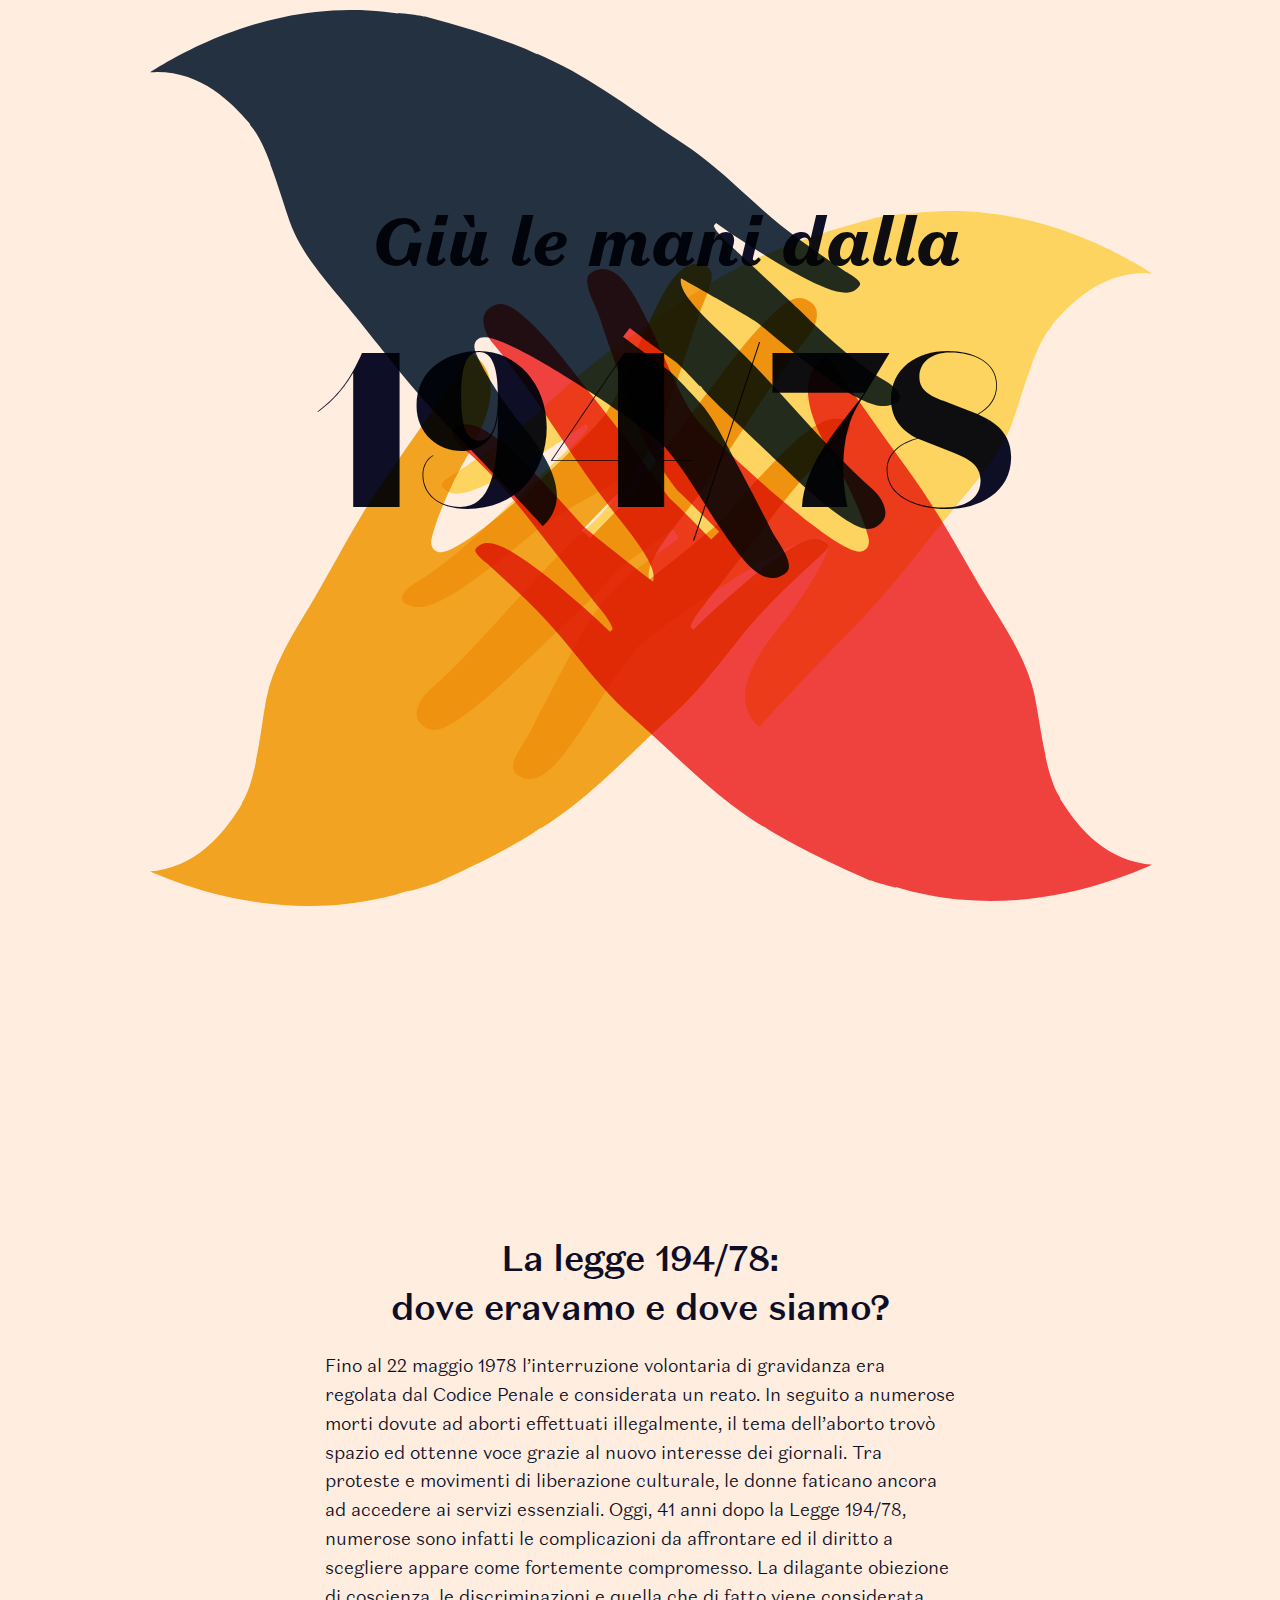
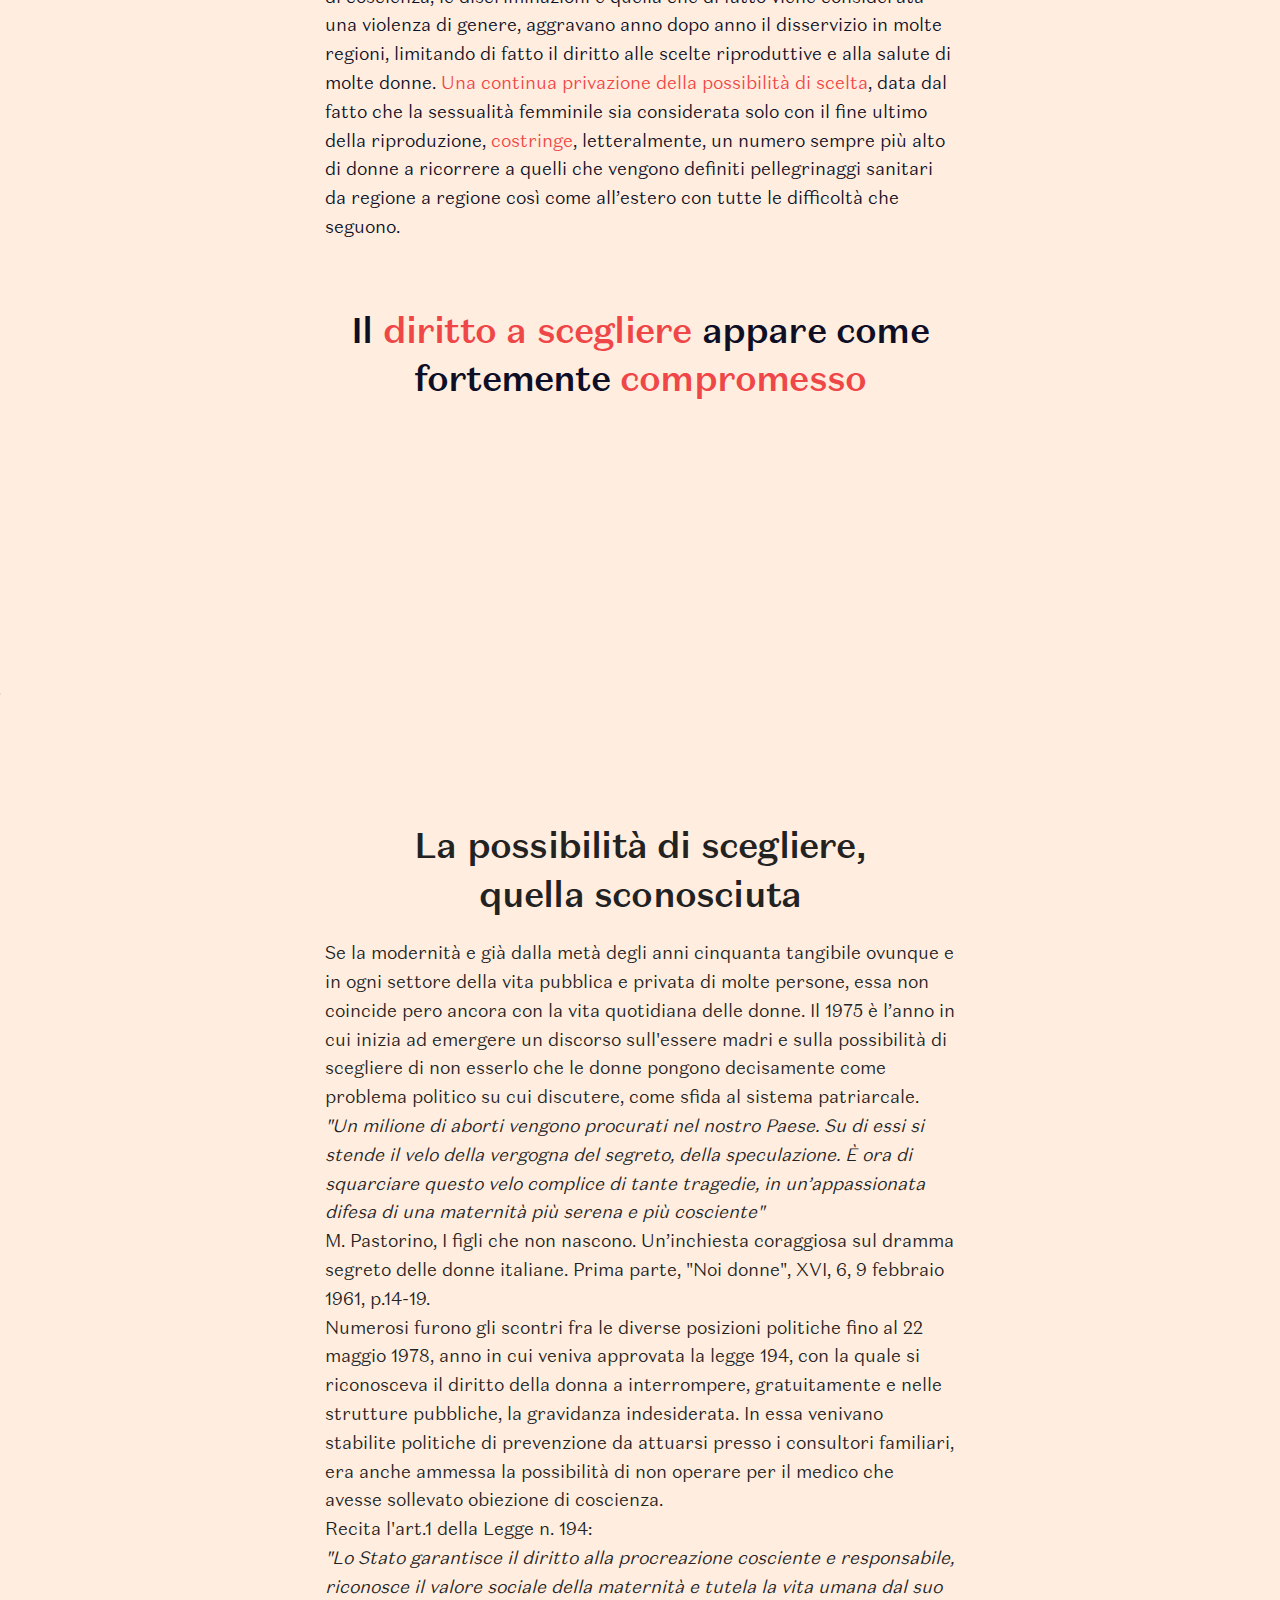
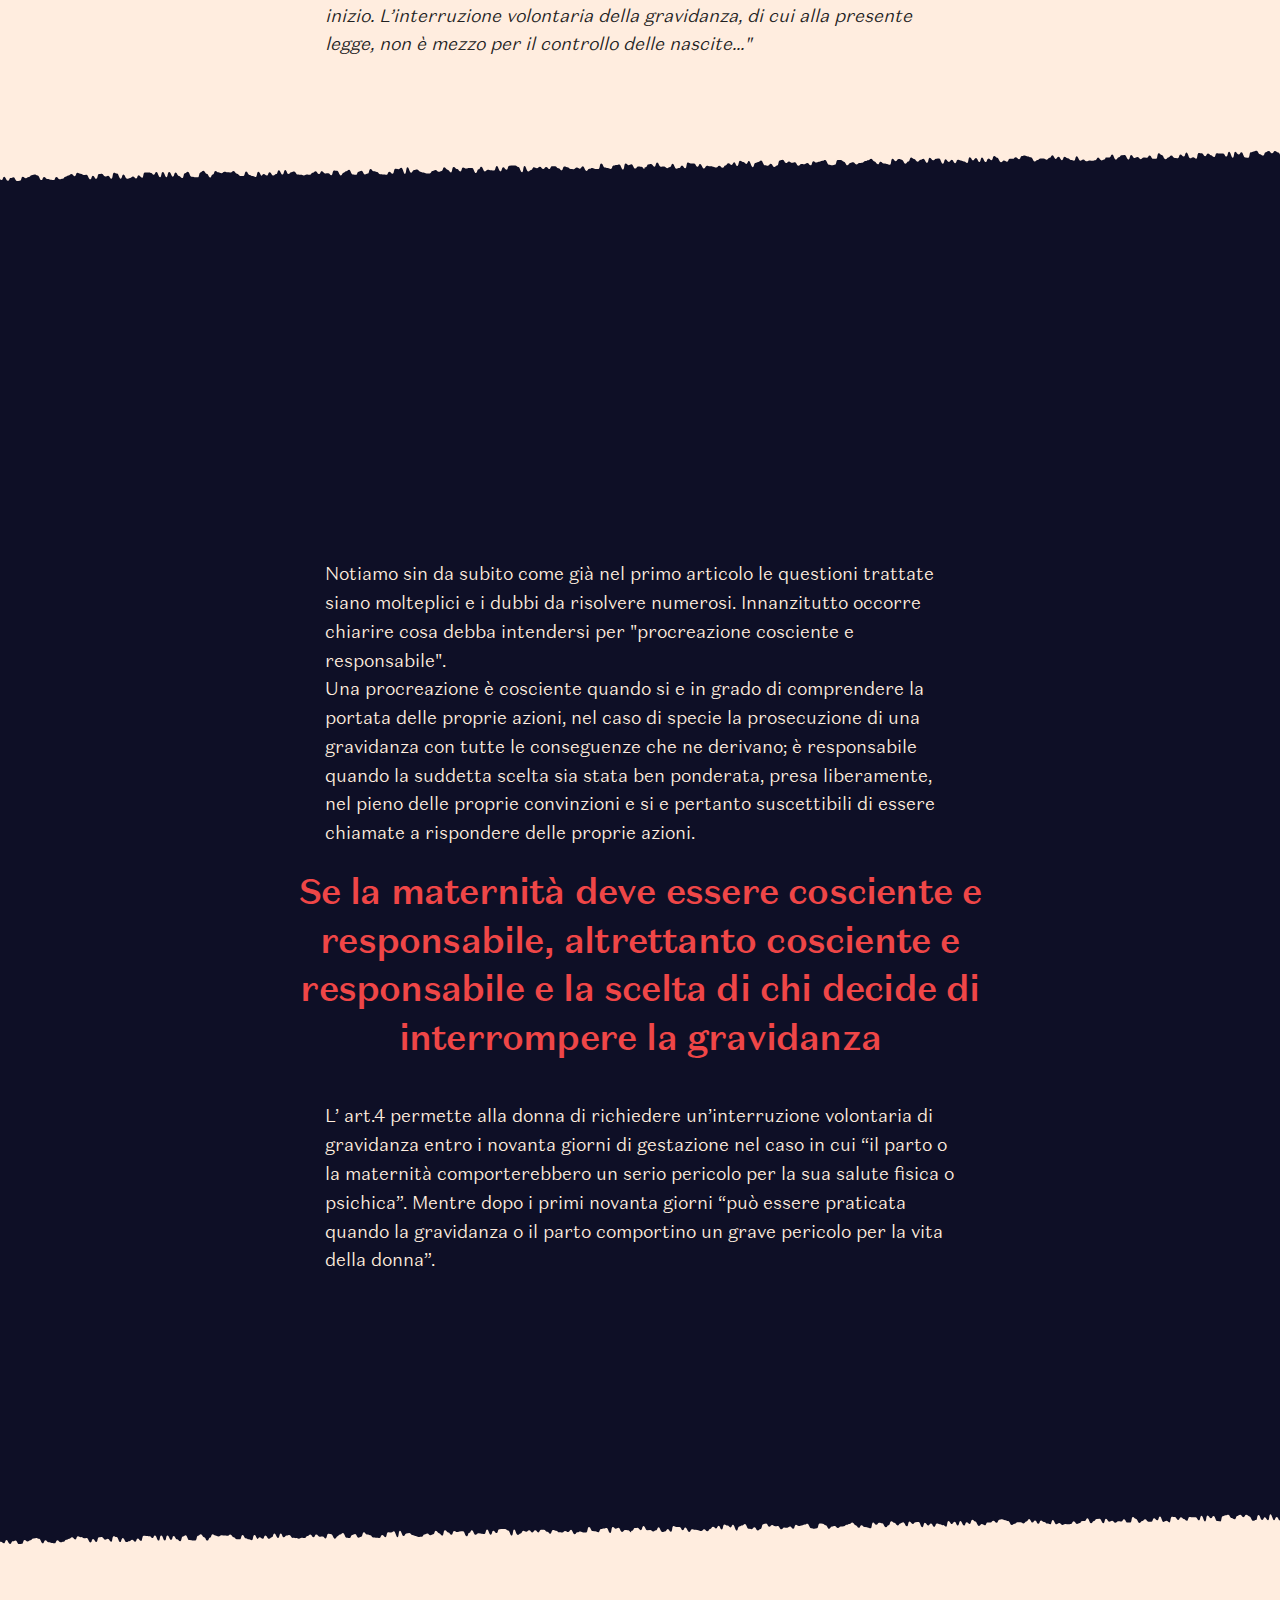
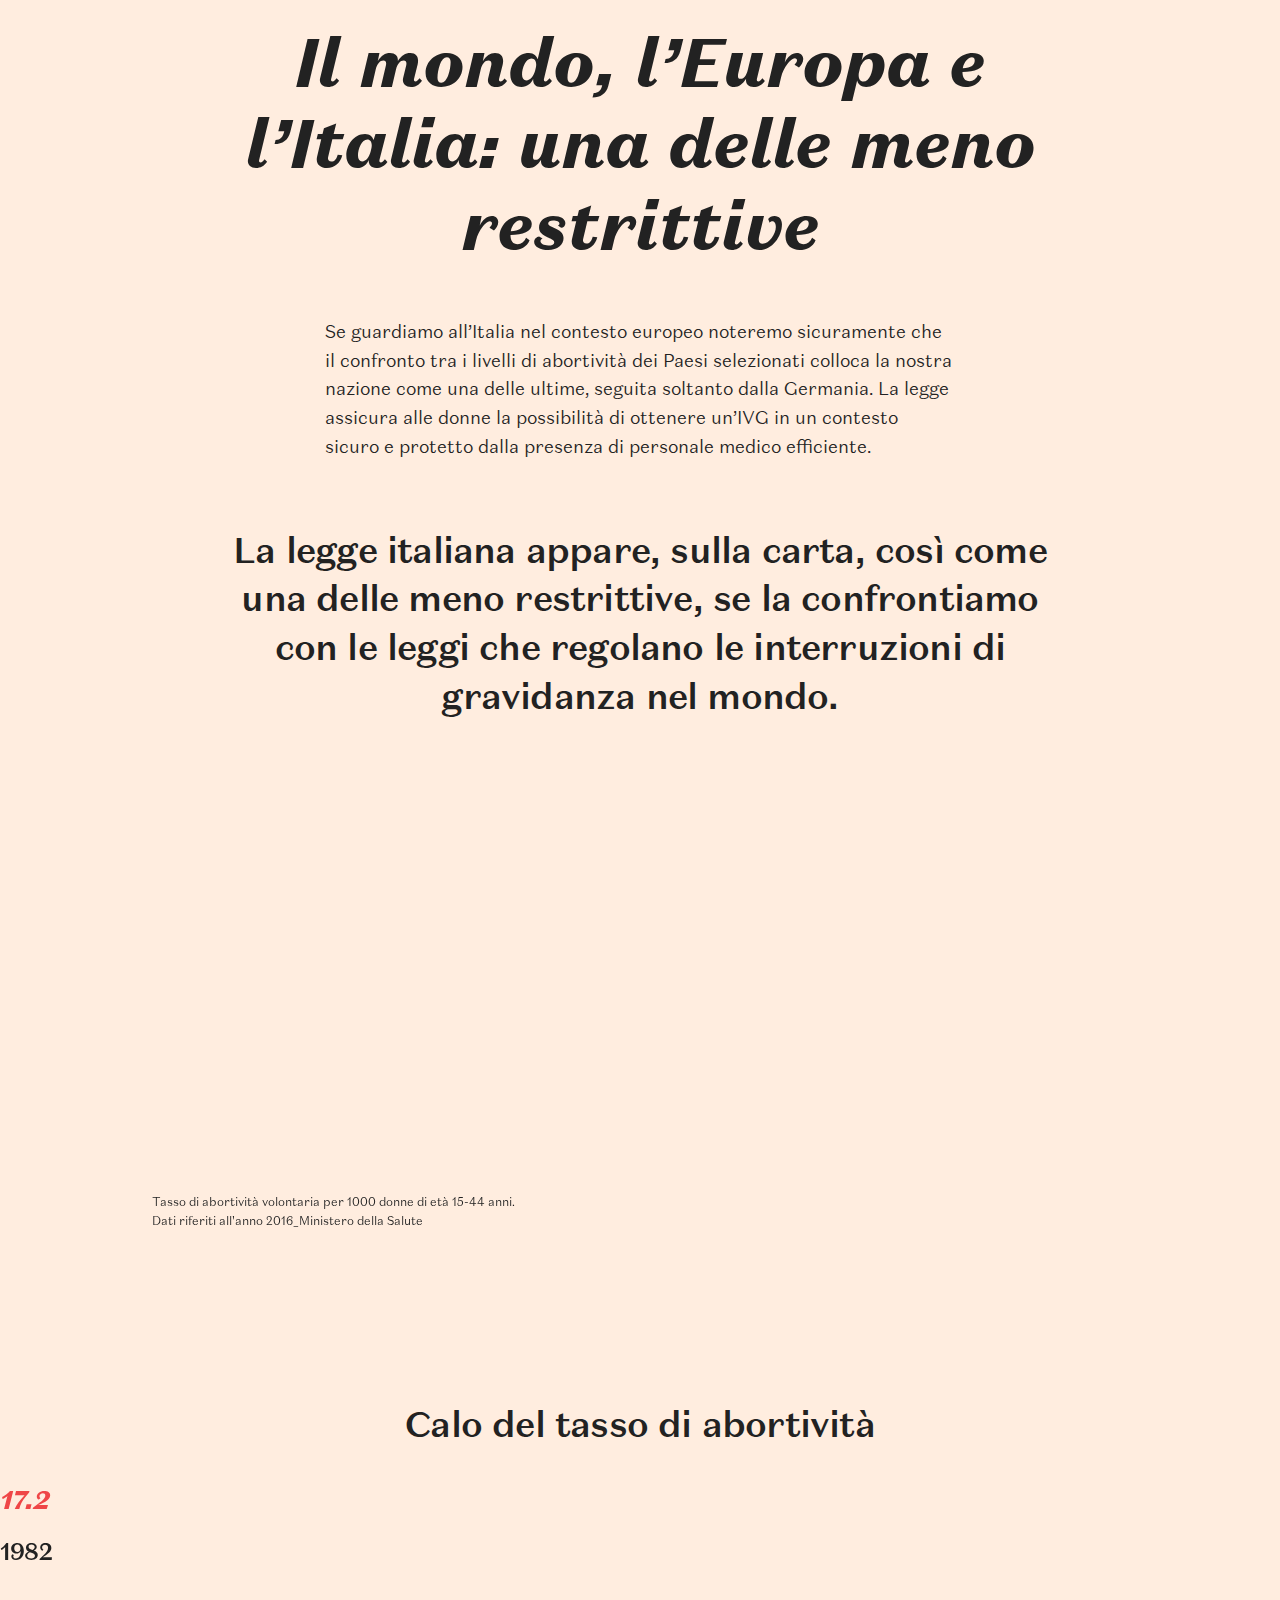
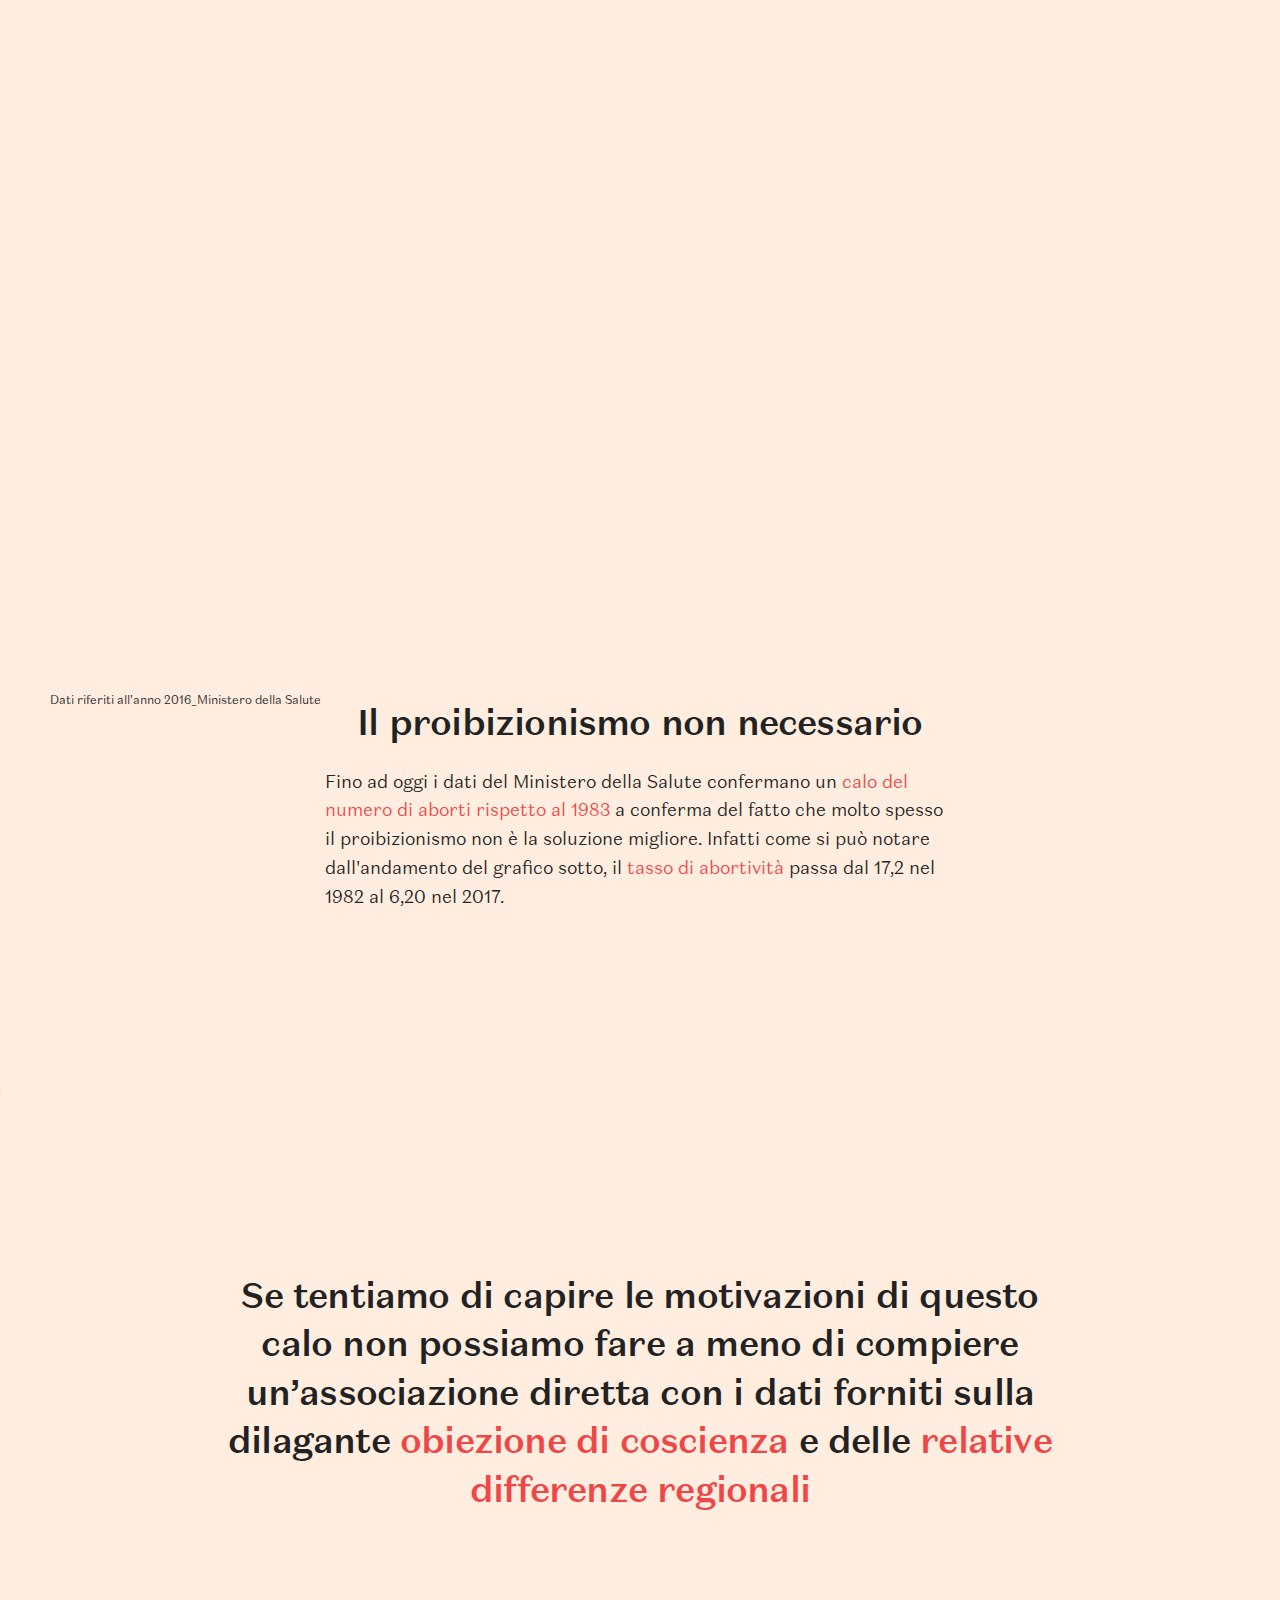
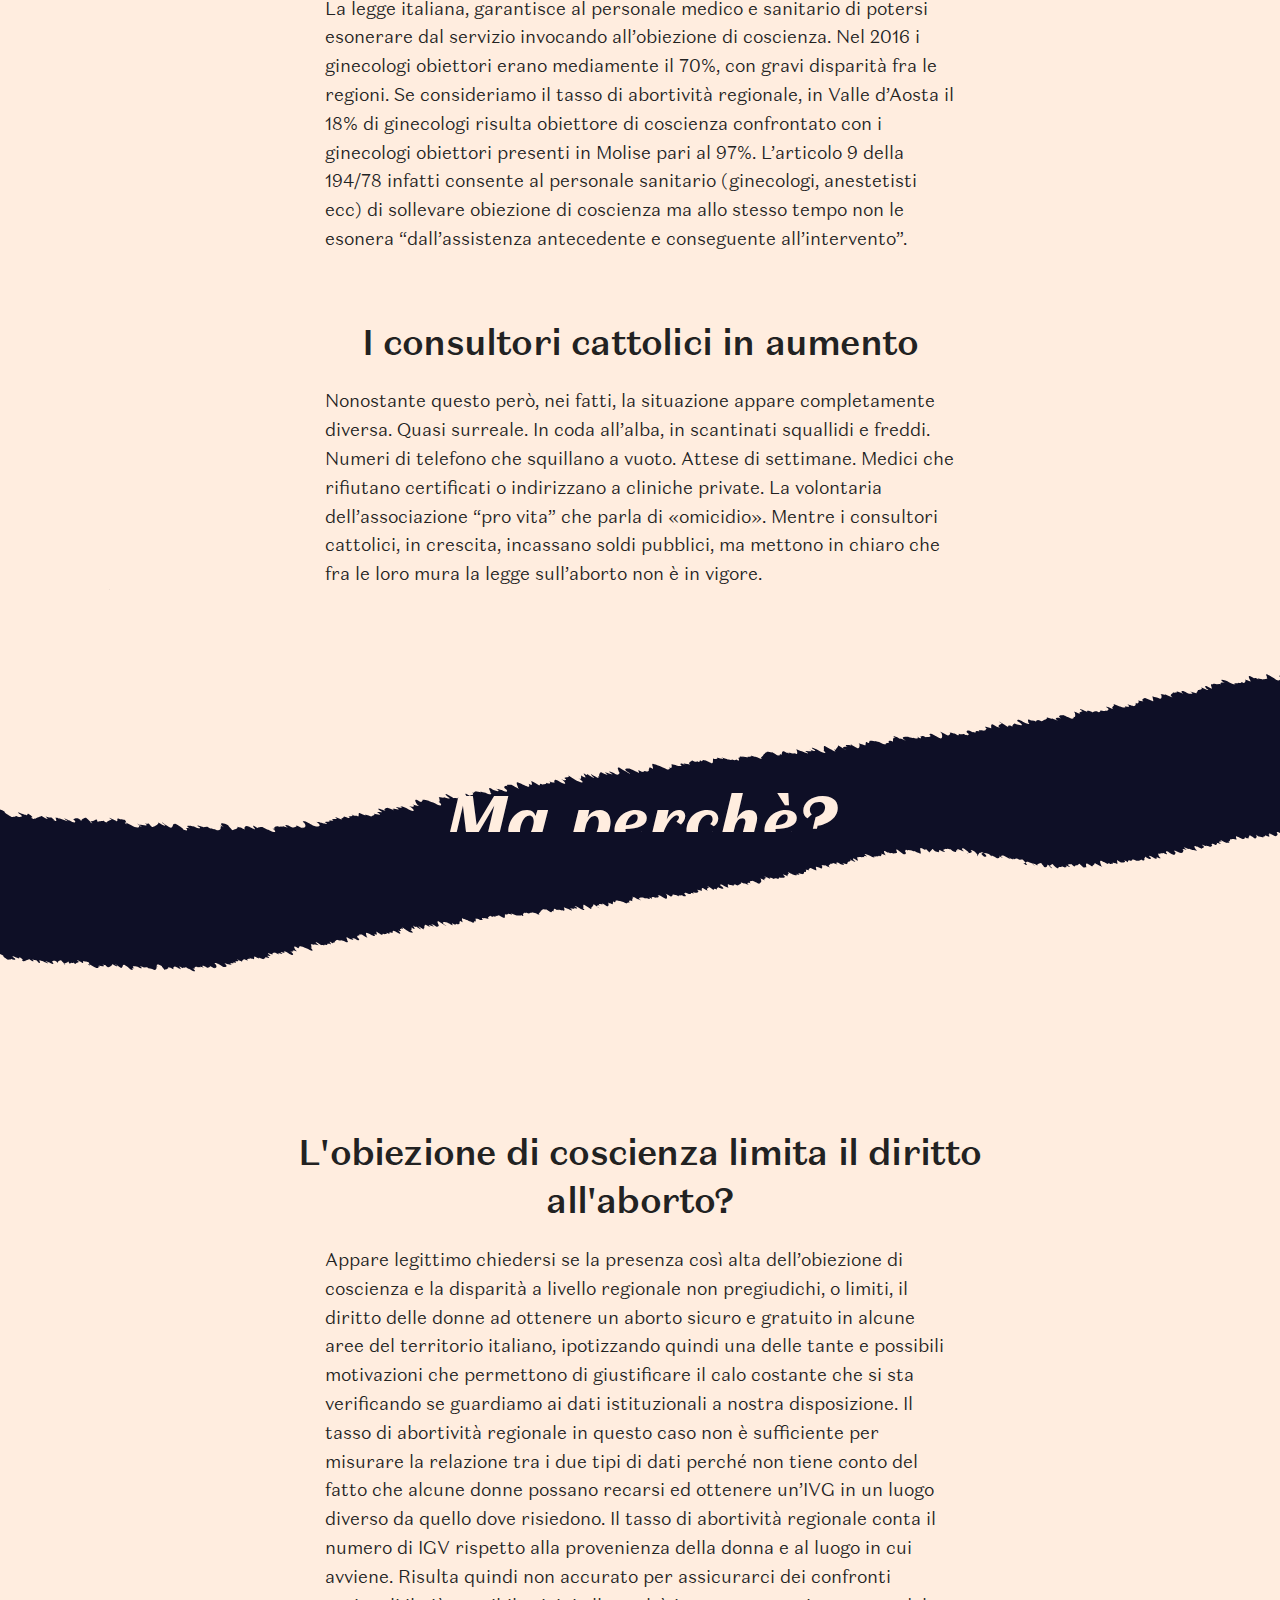
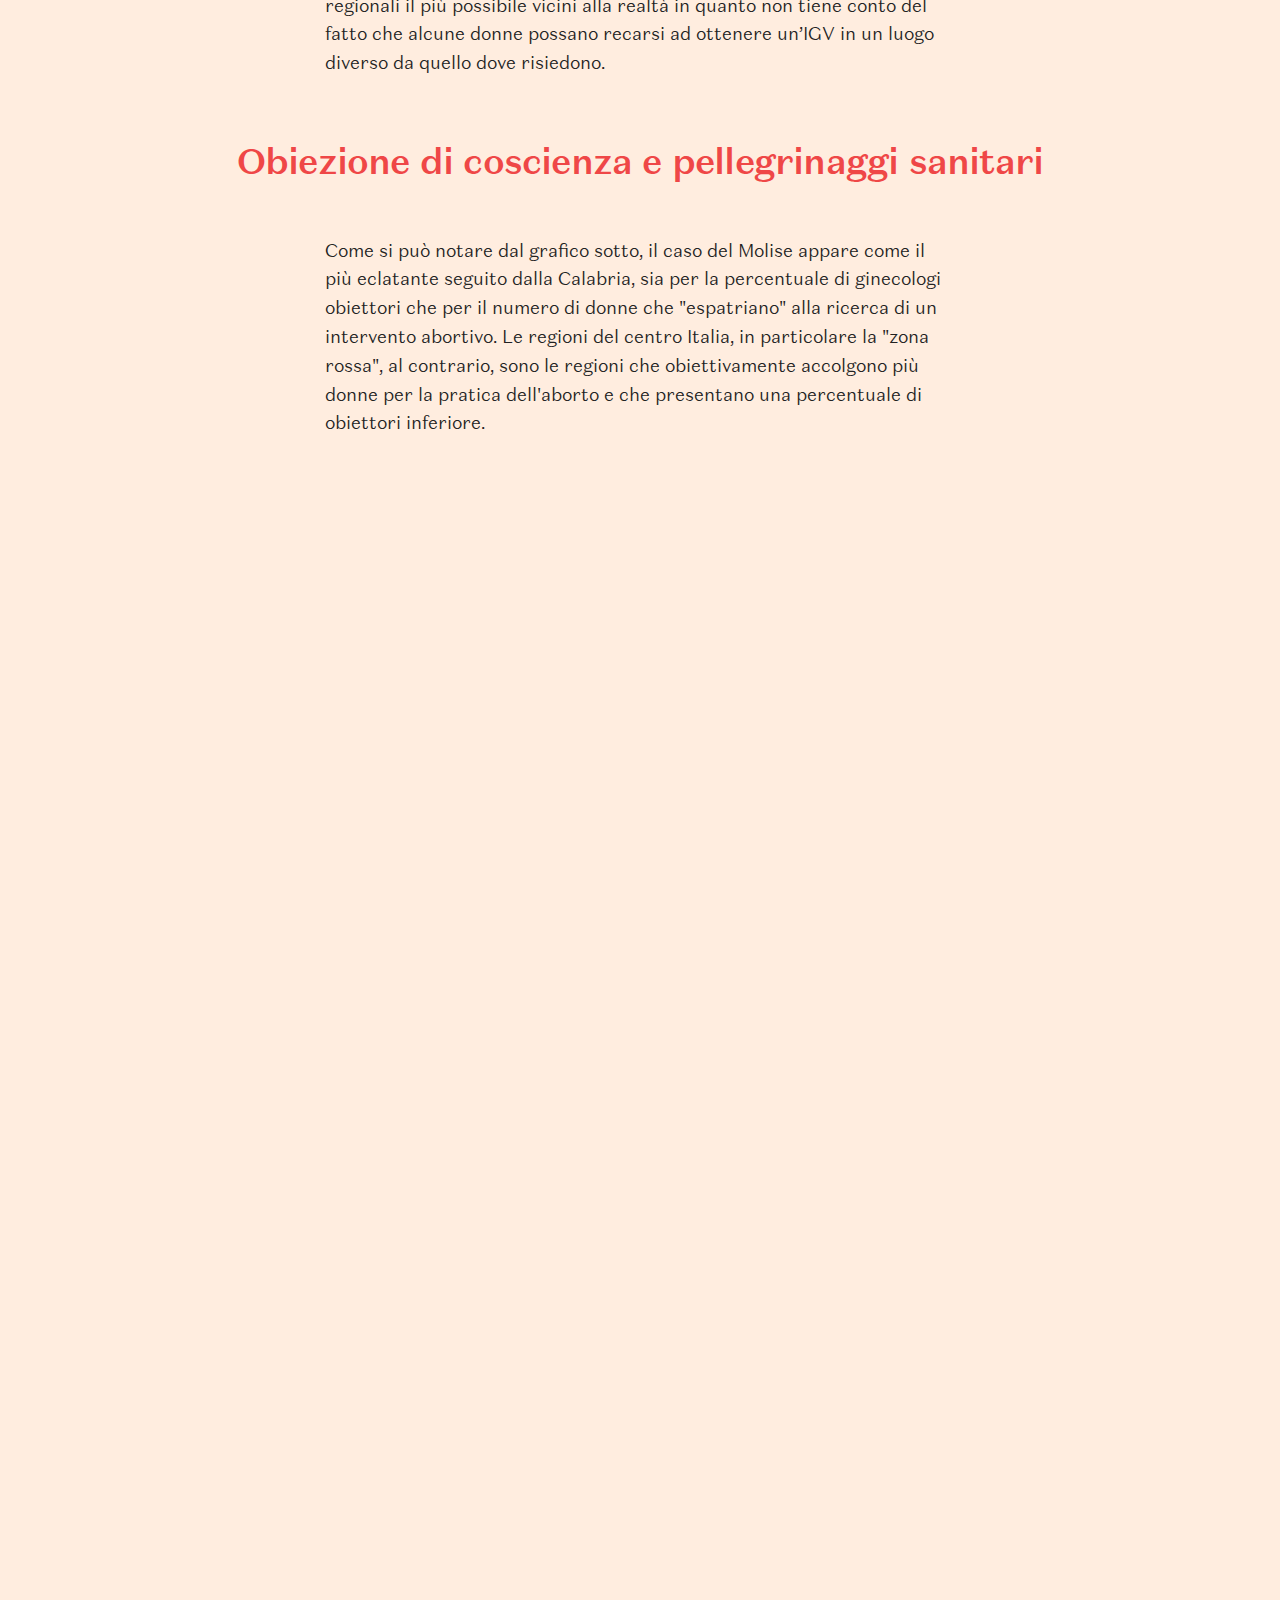
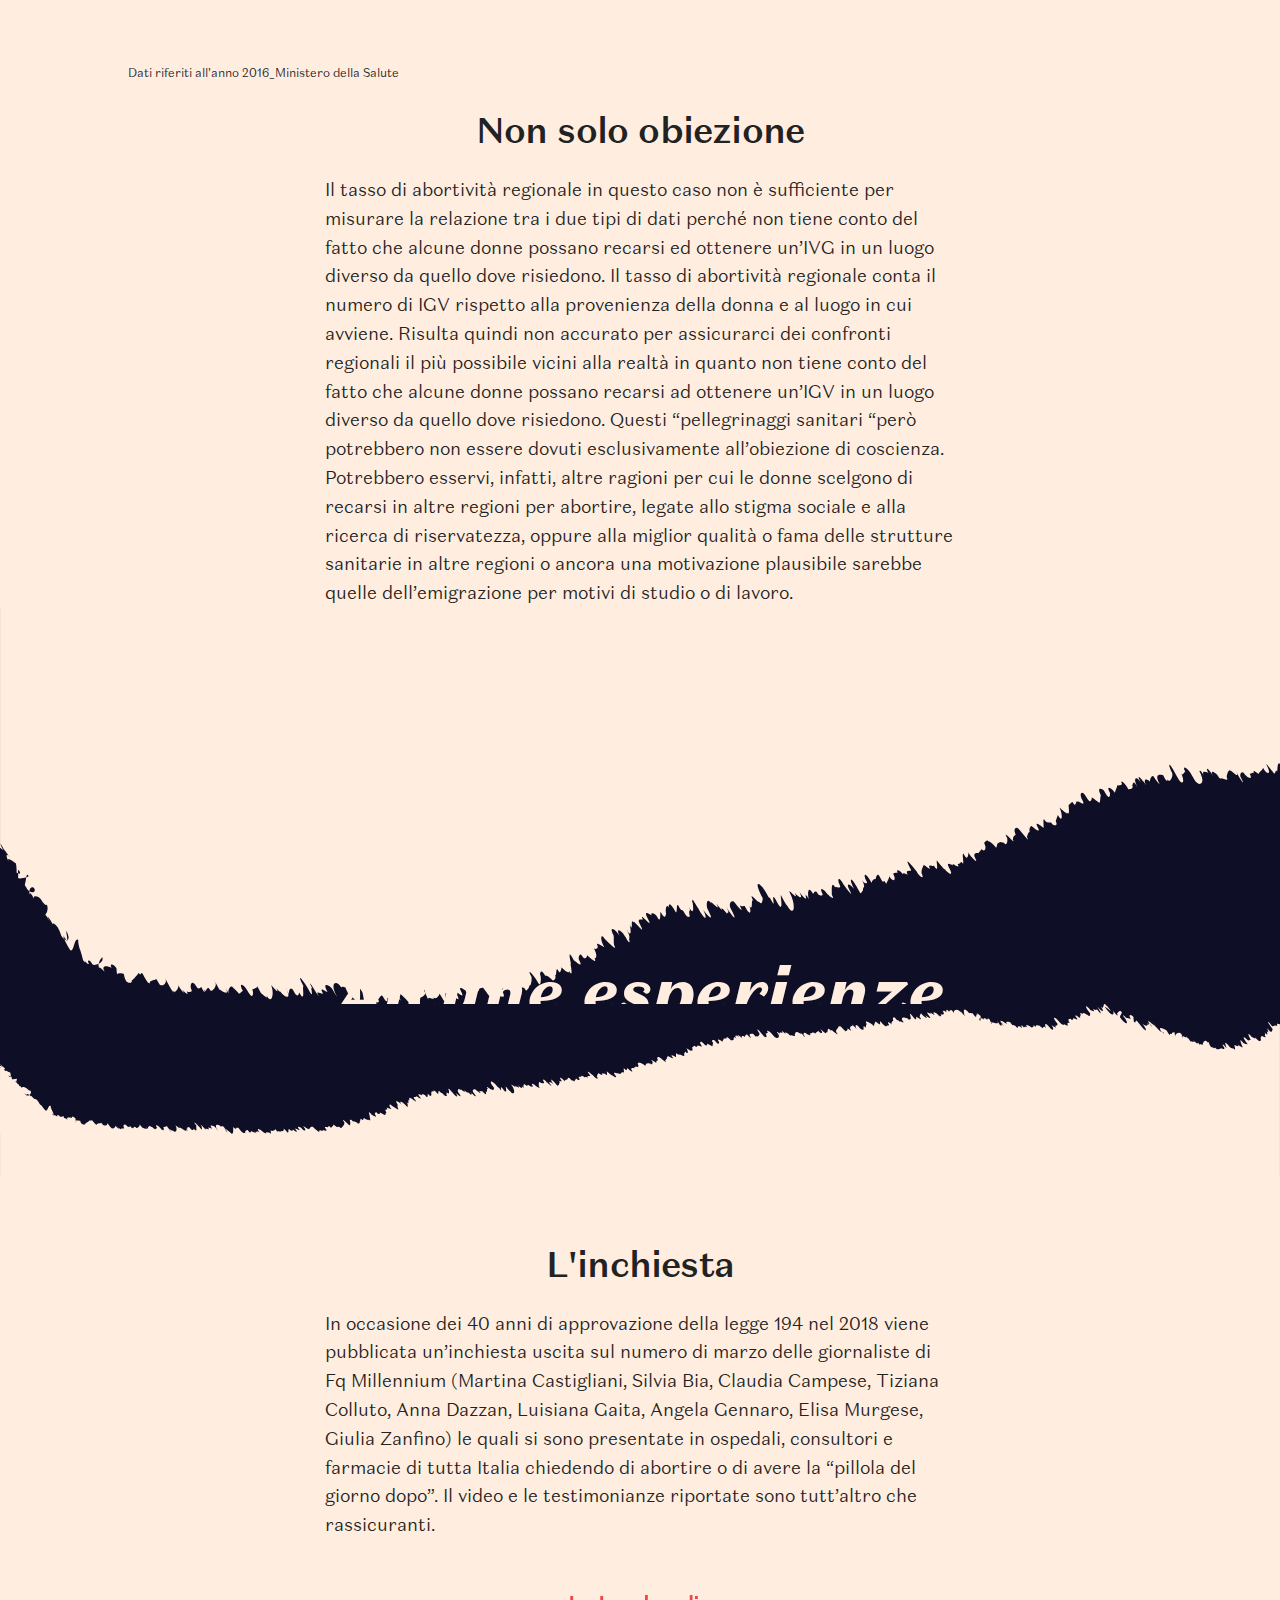
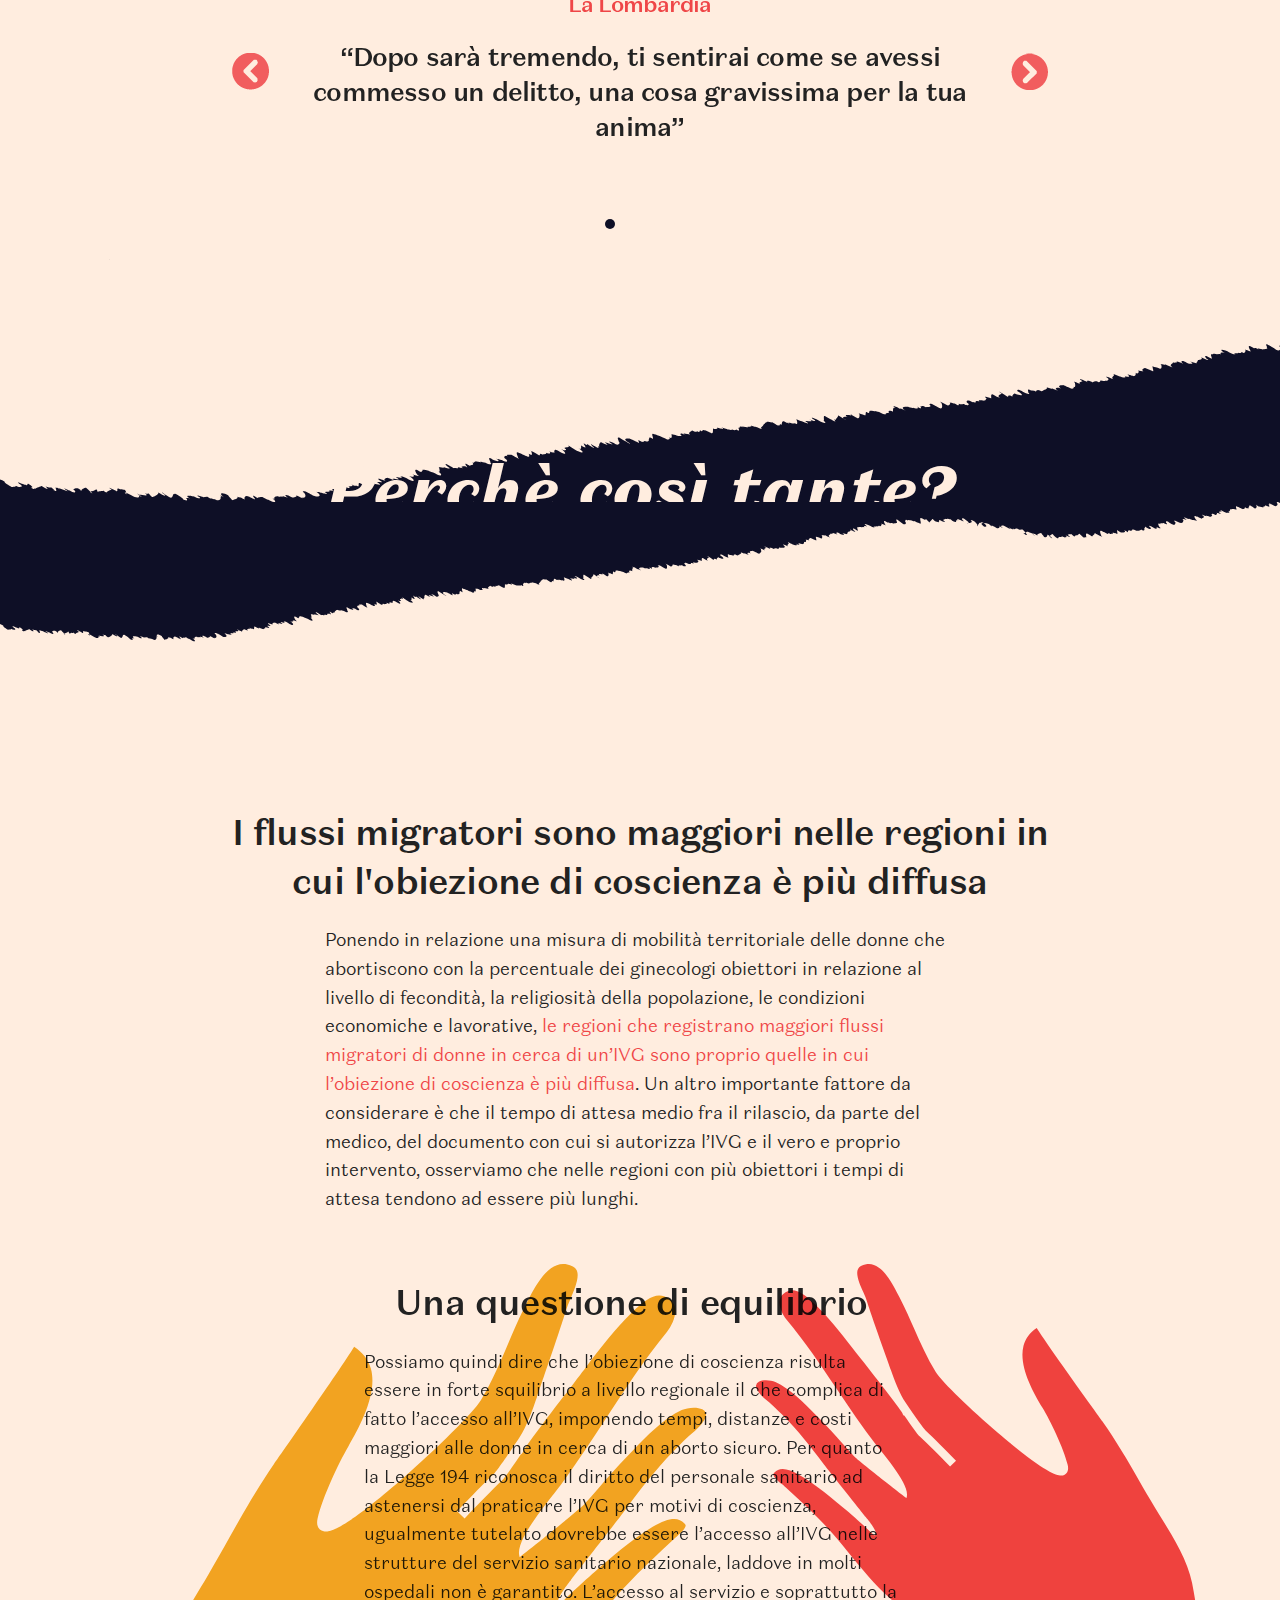
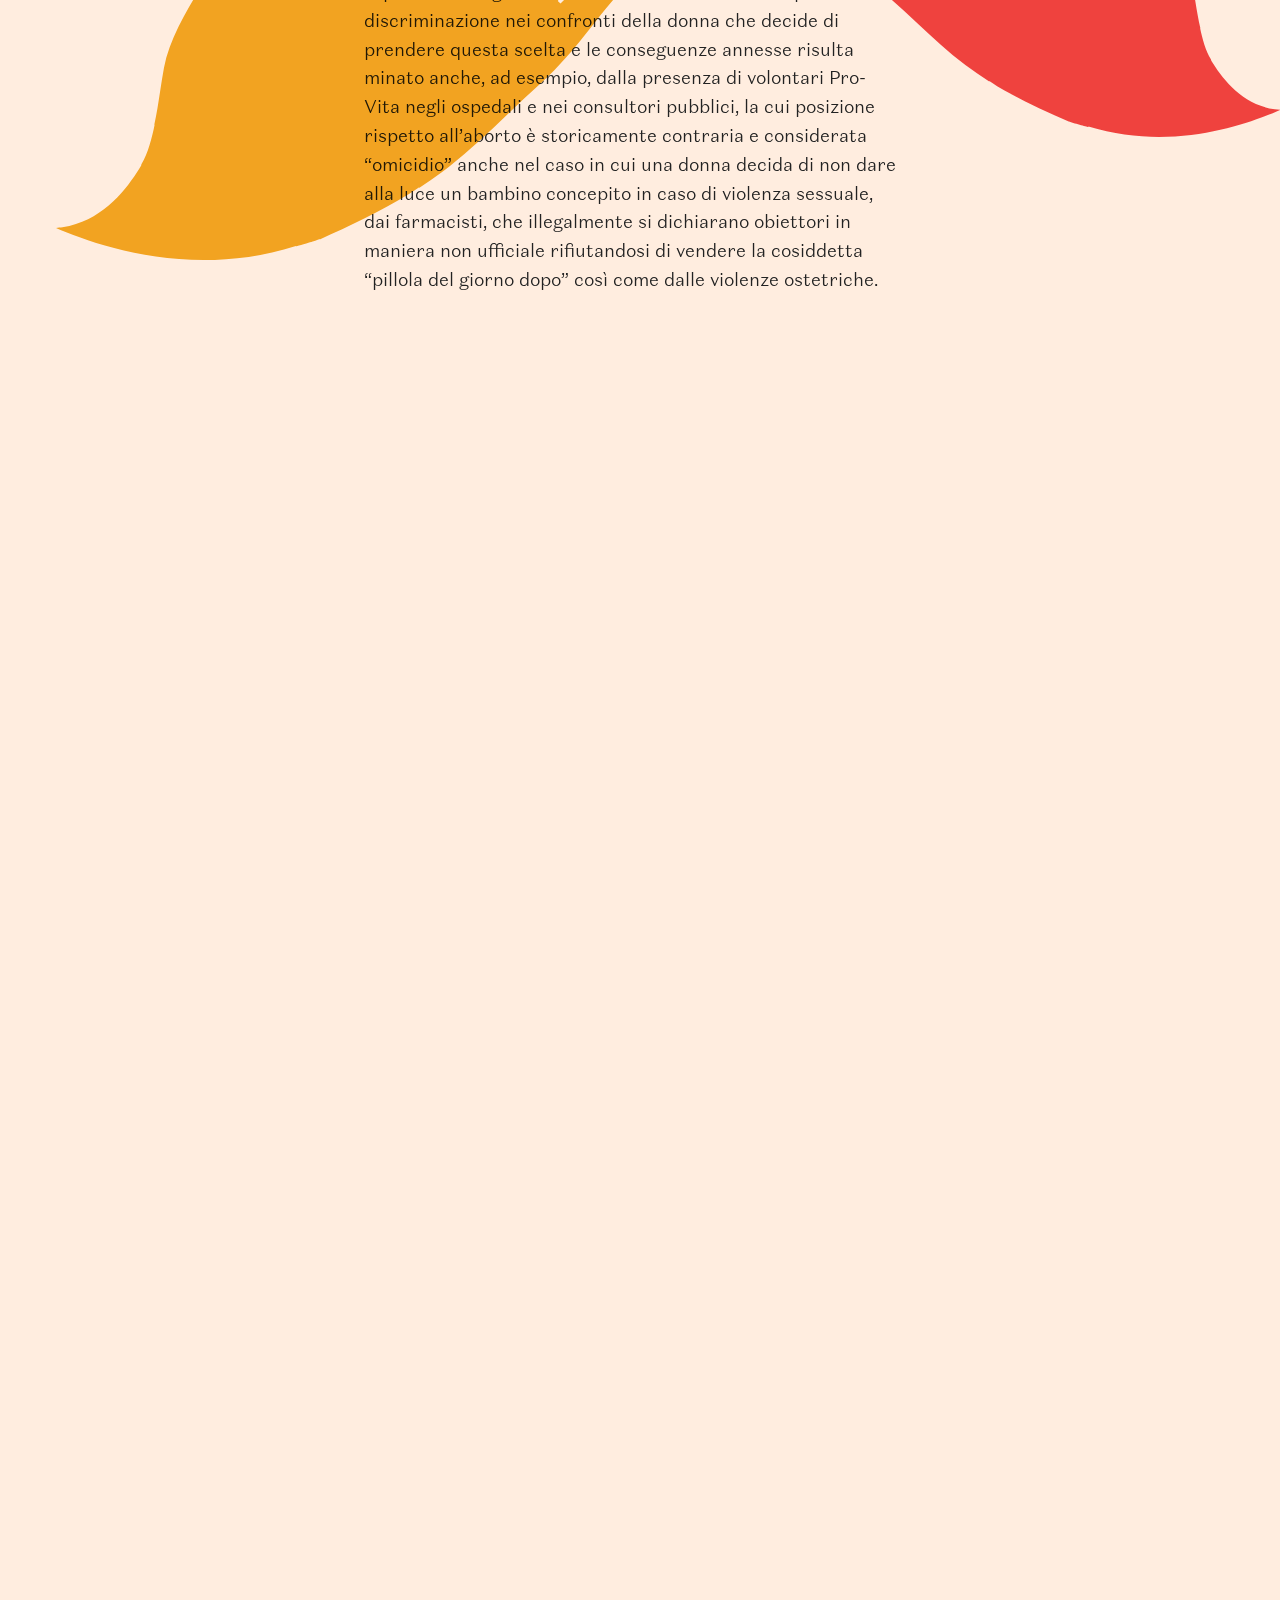
<file: projects/Florio/index.html>
<!DOCTYPE html>
<html lang="en">

<head>
    <meta charset="utf-8">
    <title>Giù le mani dalla 194/78</title>
    <meta name="viewport" content="width=device-width, initial-scale=1.0">
    <!-- CSS
  –––––––––––––––––––––––––––––––––––––––––––––––––– -->
    <link rel="stylesheet" href="css/normalize.css">
    <link rel="stylesheet" href="css/skeleton.css">
    <link rel="stylesheet" href="css/custom.css">
    <link rel="stylesheet" href="css/graficoobiettori.css">
    <link rel="stylesheet" href="css/slider/jquery.bxslider.css">
    <link rel="stylesheet" href="css/mediaq.css">

</head>

<body>
    <div class="row" id="sori">
        <div class="two columns">&nbsp; </div>
        <div class="eight columns">
            <p> Ops! </br>
                Pagina disponibile momentaneamente solo in versione desktop</p>
            <img src="images/3wld7Pp.gif" style="padding: 0% 0% 50% 0%;">
        </div>

        <div class="two columns">&nbsp;</div>
    </div>

    <div id="conten">

        <!-- Titolo-->
        <div class="row" id="header">
            <img id="mano1" class="mani" src="images/manoblu.svg" />
            <img id="mano2" class="mani" src="images/manogialloscuro.svg" />
            <img id="mano3" class="mani" src="images/manogiallochiaro.svg" />
            <img id="mano4" class="mani" src="images/manorosa.svg" />
            <div class="twelve column" id="scroll" class="invisible">
                <h2 style="z-index:1">Giù le mani dalla</h2>
                <h1 style="z-index:0">194/78</h1>
            </div>

        </div>


        <!-- Abstract introduttivo-->

        <div class="row" id="intro">
            <div class="columns two">
                &nbsp
            </div>
            <div class="columns eight">
                <h4 id="fade">La legge 194/78:<br /> dove eravamo e dove siamo?</h4>
                <p class="paddingcol" id="trigger-strappo">Fino al 22 maggio 1978 l’interruzione volontaria di gravidanza era regolata dal Codice Penale e considerata un reato. In seguito a numerose morti dovute ad aborti effettuati illegalmente, il tema dell’aborto trovò spazio ed ottenne voce grazie al nuovo interesse dei giornali. Tra proteste e movimenti di liberazione culturale, le donne faticano ancora ad accedere ai servizi essenziali. Oggi, 41 anni dopo la Legge 194/78, numerose sono infatti le complicazioni da affrontare ed il diritto a scegliere appare come fortemente compromesso. La dilagante obiezione di coscienza, le discriminazioni e quella che di fatto viene considerata una violenza di genere, aggravano anno dopo anno il disservizio in molte regioni, limitando di fatto il diritto alle scelte riproduttive e alla salute di molte donne. <strong>Una continua privazione della possibilità di scelta</strong>, data dal fatto che la sessualità femminile sia considerata solo con il fine ultimo della riproduzione, <strong>costringe</strong>, letteralmente, <srong>un numero sempre più alto di donne a ricorrere a quelli che vengono definiti pellegrinaggi sanitari </strong>da regione a regione così come all’estero con tutte le difficoltà che seguono.</p>
                <h4 id="paragrafo">Il <strong>diritto a scegliere</strong> appare come </br>fortemente<strong> compromesso </strong></h4>
            </div>
            <div class="columns two">
                &nbsp
            </div>
        </div>


        <!-- Statement 1 -->


        <div id="strapposopra"> </div>
        <div class="row" id="statement">
            <div class="columns two">
                &nbsp
            </div>
            <div class="columns eight" id="piano">
                <h2>Procediamo piano</h2>
            </div>
            <div class="columns two">
                &nbsp
            </div>
        </div>
        <div class="row" id="strapposotto"></div>

        <!-- Sezione 1 verso la legge -->

        <div class="row" id="contestostorico">
            <div class="columns two">
                &nbsp
            </div>
            <div class="columns eight">
                <h4>La possibilità di scegliere,<br />quella sconosciuta</h4>
                <p class="paddingcol">Se la modernità e già dalla metà degli anni cinquanta tangibile ovunque e in ogni settore della vita pubblica e privata di molte persone, essa non coincide pero ancora con la vita quotidiana delle donne. Il 1975 è l’anno in cui inizia ad emergere un discorso sull'essere madri e sulla possibilità di scegliere di non esserlo che le donne pongono decisamente come problema politico su cui discutere, come sfida al sistema patriarcale.</p>
                <p class="paddingcol"><em>"Un milione di aborti vengono procurati nel nostro Paese. Su di essi si stende il velo della vergogna del segreto, della speculazione. È ora di squarciare
                        questo velo complice di tante tragedie, in un’appassionata difesa di una maternità più serena e più cosciente"</em></p>
                <p class="paddingcol">M. Pastorino, I figli che non nascono. Un’inchiesta coraggiosa sul dramma segreto delle donne italiane. Prima parte, "Noi donne", XVI, 6, 9 febbraio 1961, p.14-19.</p>

            </div>
            <div class="columns two">
                &nbsp
            </div>
        </div>

        <!-- Sezione 2 la legge -->

        <div class="row" id="vitaquotidiana">
            <div class="columns two">
                &nbsp
            </div>
            <div class="columns eight">
                <p class="paddingcol">Numerosi furono gli scontri fra le diverse posizioni politiche fino al 22 maggio 1978, anno in cui veniva approvata la legge 194, con la quale si riconosceva il diritto della donna a interrompere, gratuitamente e nelle strutture pubbliche, la gravidanza indesiderata. In essa venivano stabilite politiche di prevenzione da attuarsi presso i consultori familiari, era anche ammessa la possibilità di non operare per il medico che avesse sollevato obiezione di coscienza.</p>
                <p class="paddingcol">Recita l'art.1 della Legge n. 194: </p>
                <p class="paddingcol">
                    <em>"Lo Stato garantisce il diritto alla procreazione cosciente e responsabile, riconosce il valore sociale della maternità e tutela la vita umana dal suo inizio. L’interruzione volontaria della gravidanza, di cui alla presente legge, non è mezzo per il controllo delle nascite..."</em>
                </p>
            </div>
            <div class="columns two">
                &nbsp
            </div>
        </div>

        <!-- Statement 2 -->

        <div class="row" id="strapposopra2"></div>
        <img id="mano2sez2" class="mano2sez2 fadeout" src="images/manogialloscuro.svg" />
        <div class="row" id="statement2">
            <div class="columns two">
                &nbsp
            </div>
            <div class="mano2sez2 columns eight" id="fadein">
                <h2>"Le parole sono importanti"</h2>
            </div>
            <div class="columns two">
                &nbsp
            </div>
        </div>

        <!-- Sezione 3 analisi legge/possibilità di scelta -->
        <div class="row" id="parole">
            <div class="columns two">
                &nbsp
            </div>
            <div class="columns eight">
                <p class="paddingcol">Notiamo sin da subito come già nel primo articolo le questioni trattate siano molteplici e i dubbi da risolvere numerosi. Innanzitutto occorre chiarire cosa debba intendersi per "procreazione cosciente e responsabile".</p>
                <p class="paddingcol">Una procreazione è cosciente quando si e in grado di comprendere la portata delle proprie azioni, nel caso di specie la prosecuzione di una gravidanza con tutte le conseguenze che ne derivano; è responsabile quando la suddetta scelta sia stata ben ponderata, presa liberamente, nel pieno delle proprie convinzioni e si e pertanto suscettibili di essere chiamate a rispondere delle proprie azioni.</p>
                <h4>Se la maternità deve essere cosciente e responsabile, altrettanto cosciente e responsabile e la scelta di chi decide di interrompere la gravidanza</h4>
                <p class="paddingcol">L’ art.4 permette alla donna di richiedere un’interruzione volontaria di gravidanza entro i novanta giorni di gestazione nel caso in cui “il parto o la maternità comporterebbero un serio pericolo per la sua salute fisica o psichica”. Mentre dopo i primi novanta giorni “può essere praticata quando la gravidanza o il parto comportino un grave pericolo per la vita della donna”.</p>
            </div>
            <div class="columns two">
                &nbsp
            </div>
        </div>



        <!-- Sezione Europa -->

        <div class="row" id="strapposopra3"></div>
        <div class="row" id="sezione3">
            <div class="columns two">
                &nbsp
            </div>

            <div class="columns eight" id="europa">
                <h2>Il mondo, l’Europa e l’Italia: una delle meno restrittive</h2>
                <p class="paddingcol">Se guardiamo all’Italia nel contesto europeo noteremo sicuramente che il confronto tra i livelli di abortività dei Paesi selezionati colloca la nostra nazione come una delle ultime, seguita soltanto dalla Germania. La legge assicura alle donne la possibilità di ottenere un’IVG in un contesto sicuro e protetto dalla presenza di personale medico efficiente. </p>
                <h4 id="legge">La legge italiana appare, sulla carta, così come una delle meno restrittive, se la confrontiamo con le leggi che regolano le interruzioni di gravidanza nel mondo.</h4>
            </div>
            <div class="columns two">
                &nbsp
            </div>
            <img class="mano3 manoeuropa" id="manostatement3" src="images/manogiallochiaro.svg" />
        </div>

        <!-- Grafico 1 Europa-->

        <div class="row" id="graficoeuropa">
            <div class="one column">&nbsp</div>
            <div class="columns ten">

                <!-- Inserisci immagine  fonte e titolo sotto nella didascalia-->
                <img class="manoeuropa" id="graficoeu" src="images/Europanew.svg" />
                <p class="fonti">Tasso di abortività volontaria per 1000 donne di età 15-44 anni.</br>Dati riferiti all'anno 2016_Ministero della Salute</p>
            </div>
            <div class="column one">&nbsp</div>

        </div>
        <div id="trig"></div>
        <!-- Sezione 4 intro a calo Italia-->


        <!-- Grafico 2 calo italia-->
        <h4 id="calo"> Calo del tasso di abortività</h4>
        <div class="row" id="graficocalo" style="z-index: 1">

            <div class="columns twelve" id="copert">


                <img src="images/linea.svg" />
                <div id="copertura" style="margin-top: 313px;">

                    <div id="indicator">
                        <h2>17.2</h2>
                        <h4>1982</h4>

                    </div>

                </div>
            </div>

        </div>
        <p class="fonti" id="grcalo">Dati riferiti all'anno 2016_Ministero della Salute</p>
        <div class="row" id="commentotesto">

            <h4>Il proibizionismo non necessario</h4>
            <p class="paddingcol" style="z-index: 2">
                Fino ad oggi i dati del Ministero della Salute confermano un <strong>calo del numero di aborti rispetto al 1983</strong> a conferma del fatto che molto spesso il proibizionismo non è la soluzione migliore. Infatti come si può notare dall'andamento del grafico sotto, il <strong>tasso di abortività </strong>passa dal 17,2 nel 1982 al 6,20 nel 2017.
            </p>
        </div>


        <!-- Statement 4 -->
        <div id="strappo-trigger"></div>
        <div id="strapposopra"></div>
        <div class="row" id="statementobiezione">


            <div class="columns two">
                &nbsp
            </div>
            <div class="columns eight">
                <h2>Questione di obiezione?</h2>
            </div>
            <div class="columns two">
                &nbsp
            </div>
        </div>
        <div class="row" id="strapposotto"></div>


        <!-- Sezione 5 Obiezione -->


        <div class="row" id="obiezione">
            <div class="columns two">
                &nbsp
            </div>
            <div class="columns eight">
                <h4>Se tentiamo di capire le motivazioni di questo calo non possiamo fare a meno di compiere un’associazione diretta con i dati forniti sulla dilagante <strong>obiezione di coscienza</strong> e delle <strong>relative differenze regionali</strong></h4>
                <p class="paddingcol">La legge italiana, garantisce al personale medico e sanitario di potersi esonerare dal servizio invocando all’obiezione di coscienza. Nel 2016 i ginecologi obiettori erano mediamente il 70%, con gravi disparità fra le regioni. Se consideriamo il tasso di abortività regionale, in Valle d’Aosta il 18% di ginecologi risulta obiettore di coscienza confrontato con i ginecologi obiettori presenti in Molise pari al 97%.
                    L’articolo 9 della 194/78 infatti consente al personale sanitario (ginecologi, anestetisti ecc) di sollevare obiezione di coscienza ma allo stesso tempo non le esonera “dall’assistenza antecedente e conseguente all’intervento”.</p>

            </div>
            <div class="columns two">
                &nbsp
            </div>
        </div>

        <!-- Sezione 5.1 -->

        <div class="row" id="obiezione2">
            <div class="columns two">
                &nbsp
            </div>
            <div class="columns eight">
                <h4>I consultori cattolici in aumento</h4>
                <p class="paddingcol" id="txt">Nonostante questo però, nei fatti, la situazione appare completamente diversa. Quasi surreale. In coda all’alba, in scantinati squallidi e freddi. Numeri di telefono che squillano a vuoto. Attese di settimane. Medici che rifiutano certificati o indirizzano a cliniche private. La volontaria dell’associazione “pro vita” che parla di «omicidio». Mentre i consultori cattolici, in crescita, incassano soldi pubblici, ma mettono in chiaro che fra le loro mura la legge sull’aborto non è in vigore.
                </p>
            </div>
            <div class="columns two">
                &nbsp
            </div>
        </div>

        <!-- Statement 5 -->

        <div id="perche1"></div>
        <div class="row" id="statement4">
            <div class="columns two">
                &nbsp
            </div>
            <div class="columns eight" id="xk">
                <h2>Ma perchè?</h2>
            </div>
            <div class="columns two">
                &nbsp
            </div>

        </div>
        <div class="row" id="perche2"></div>


        <!-- Sezione 6 obiezione limita?-->

        <div class="row" id="regioni">
            <div class="columns two">
                &nbsp
            </div>
            <div class="columns eight">
                <h4> L'obiezione di coscienza limita il diritto all'aborto?</h4>
                <p class="paddingcol">Appare legittimo chiedersi se la presenza così alta dell’obiezione di coscienza e la disparità a livello regionale non pregiudichi, o limiti, il diritto delle donne ad ottenere un aborto sicuro e gratuito in alcune aree del territorio italiano, ipotizzando quindi una delle tante e possibili motivazioni che permettono di giustificare il calo costante che si sta verificando se guardiamo ai dati istituzionali a nostra disposizione.
                    Il tasso di abortività regionale in questo caso non è sufficiente per misurare la relazione tra i due tipi di dati perché non tiene conto del fatto che alcune donne possano recarsi ed ottenere un’IVG in un luogo diverso da quello dove risiedono. Il tasso di abortività regionale conta il numero di IGV rispetto alla provenienza della donna e al luogo in cui avviene. Risulta quindi non accurato per assicurarci dei confronti regionali il più possibile vicini alla realtà in quanto non tiene conto del fatto che alcune donne possano recarsi ad ottenere un’IGV in un luogo diverso da quello dove risiedono.
                </p>
            </div>
            <div class="columns two">
                &nbsp
            </div>
        </div>


        <!-- Grafico 3 obiezione/migrazione-->


        <div class="row" id="graficoobiezioni">


            <div class="columns twelve">
                <h4> Obiezione di coscienza e pellegrinaggi sanitari</h4>
                <p class="paddingcol"> Come si può notare dal grafico sotto, il caso del Molise appare come il più eclatante seguito dalla Calabria, sia per la percentuale di ginecologi obiettori che per il numero di donne che "espatriano" alla ricerca di un intervento abortivo. Le regioni del centro Italia, in particolare la "zona rossa", al contrario, sono le regioni che obiettivamente accolgono più donne per la pratica dell'aborto e che presentano una percentuale di obiettori inferiore.
                    <div id="reveal-elements">
                        <ul>
                            <li>
                                <div class="modulo box1 digit" id="Legenda">
                                    <div class="nome">Legenda</div>
                                    <div class="regione">
                                        <div class="obiettori">&nbsp;</div>
                                        <div class="label">Ginecologi obiettori(%)</div>
                                    </div>
                                    <div class="esodo">&nbsp;</div>
                                    <div class="esodo-label">Migrazioni</div>
                                </div>
                            </li>
                            <li>
                                <div class="modulo box1 digit" id="veneto">
                                    <div class="nome">Veneto</div>
                                    <div class="regione">
                                        <div class="obiettori">&nbsp;</div>
                                        <div class="label">72.1%</div>
                                    </div>
                                    <div class="esodo">&nbsp;</div>
                                    <div class="esodo-label">-0,8%</div>
                                </div>
                            </li>
                            <li>
                                <div class="modulo box1 digit" id="ValledAosta">
                                    <div class="nome">Valle d'Aosta</div>
                                    <div class="regione">
                                        <div class="obiettori">&nbsp;</div>
                                        <div class="label">17,6%</div>
                                    </div>
                                    <div class="esodo">&nbsp;</div>
                                    <div class="esodo-label">-9,8%</div>
                                </div>
                            </li>
                            <li>
                                <div class="modulo box1 digit" id="Toscana">
                                    <div class="nome">Toscana</div>
                                    <div class="regione">
                                        <div class="obiettori">&nbsp;</div>
                                        <div class="label">60,1%</div>
                                    </div>
                                    <div class="esodo">&nbsp;</div>
                                    <div class="esodo-label">+9,6</div>
                                </div>
                            </li>
                            <li>
                                <div class="modulo box1 digit" id="Abruzzo">
                                    <div class="nome">Abruzzo</div>
                                    <div class="regione">
                                        <div class="obiettori">&nbsp;</div>
                                        <div class="label">85,2%</div>
                                    </div>
                                    <div class="esodo">&nbsp;</div>
                                    <div class="esodo-label">-0,7%</div>
                                </div>
                            </li>
                            <li>
                                <div class="modulo box1 digit" id="Basilicata">
                                    <div class="nome">Basilicata</div>
                                    <div class="regione">
                                        <div class="obiettori">&nbsp;</div>
                                        <div class="label">88,1%</div>
                                    </div>
                                    <div class="esodo">&nbsp;</div>
                                    <div class="esodo-label">-20,2%</div>
                                </div>
                            </li>
                            <li>
                                <div class="modulo box1 digit" id="Piemonte">
                                    <div class="nome">Piemonte</div>
                                    <div class="regione">
                                        <div class="obiettori">&nbsp;</div>
                                        <div class="label">64,2%</div>
                                    </div>
                                    <div class="esodo">&nbsp;</div>
                                    <div class="esodo-label">+4,8%</div>
                                </div>
                            </li>
                            <li>
                                <div class="modulo box1 digit" id="Calabria">
                                    <div class="nome">Calabria</div>
                                    <div class="regione">
                                        <div class="obiettori">&nbsp;</div>
                                        <div class="label">69,5%</div>
                                    </div>
                                    <div class="esodo">&nbsp;</div>
                                    <div class="esodo-label">-6,8%</div>
                                </div>
                            </li>
                            <li>
                                <div class="modulo box1 digit" id="Molise">
                                    <div class="nome">Molise</div>
                                    <div class="regione">
                                        <div class="obiettori">&nbsp;</div>
                                        <div class="label">96,9%</div>
                                    </div>
                                    <div class="esodo">&nbsp;</div>
                                    <div class="esodo-label">-14,1%</div>
                                </div>
                            </li>
                            <li>
                                <div class="modulo box1 digit" id="Umbria">
                                    <div class="nome">Umbria</div>
                                    <div class="regione">
                                        <div class="obiettori">&nbsp;</div>
                                        <div class="label">73,3%</div>
                                    </div>
                                    <div class="esodo">&nbsp;</div>
                                    <div class="esodo-label">+9,7%</div>
                                </div>
                            </li>
                            <li>
                                <div class="modulo box1 digit" id="Lazio">
                                    <div class="nome">Lazio</div>
                                    <div class="regione">
                                        <div class="obiettori">&nbsp;</div>
                                        <div class="label">78,7%</div>
                                    </div>
                                    <div class="esodo">&nbsp;</div>
                                    <div class="esodo-label">+2,2%</div>
                                </div>
                            </li>
                            <li>
                                <div class="modulo box1 digit" id="Liguria">
                                    <div class="nome">Liguria</div>
                                    <div class="regione">
                                        <div class="obiettori">&nbsp;</div>
                                        <div class="label">63,5%</div>
                                    </div>
                                    <div class="esodo">&nbsp;</div>
                                    <div class="esodo-label">+2,5%</div>
                                </div>
                            </li>
                            <li>
                                <div class="modulo box1 digit" id="Lombardia">
                                    <div class="nome">Lombardia</div>
                                    <div class="regione">
                                        <div class="obiettori">&nbsp;</div>
                                        <div class="label">71,1%</div>
                                    </div>
                                    <div class="esodo">&nbsp;</div>
                                    <div class="esodo-label">+6,8%</div>
                                </div>
                            </li>
                            <li>
                                <div class="modulo box1 digit" id="Trento">
                                    <div class="nome">Trento</div>
                                    <div class="regione">
                                        <div class="obiettori">&nbsp;</div>
                                        <div class="label">71,6%</div>
                                    </div>
                                    <div class="esodo">&nbsp;</div>
                                    <div class="esodo-label">+6,3%</div>
                                </div>
                            </li>
                            <li>
                                <div class="modulo box1 digit" id="Marche">
                                    <div class="nome">Marche</div>
                                    <div class="regione">
                                        <div class="obiettori">&nbsp;</div>
                                        <div class="label">70,1%</div>
                                    </div>
                                    <div class="esodo">&nbsp;</div>
                                    <div class="esodo-label">+4,9%</div>
                                </div>
                            </li>
                            <li>
                                <div class="modulo box1 digit" id="Sicilia">
                                    <div class="nome">Sicilia</div>
                                    <div class="regione">
                                        <div class="obiettori">&nbsp;</div>
                                        <div class="label">84,6%</div>
                                    </div>
                                    <div class="esodo">&nbsp;</div>
                                    <div class="esodo-label">-0,6%</div>
                                </div>
                            </li>
                            <li>
                                <div class="modulo box1 digit" id="EmiliaRomagna">
                                    <div class="nome">EmiliaRomagna</div>
                                    <div class="regione">
                                        <div class="obiettori">&nbsp;</div>
                                        <div class="label">48,2%</div>
                                    </div>
                                    <div class="esodo">&nbsp;</div>
                                    <div class="esodo-label">+10%</div>
                                </div>
                            </li>
                            <li>
                                <div class="modulo box1 digit" id="Friuli">
                                    <div class="nome">Friuli Venezia Giulia</div>
                                    <div class="regione">
                                        <div class="obiettori">&nbsp;</div>
                                        <div class="label">50,9%</div>
                                    </div>
                                    <div class="esodo">&nbsp;</div>
                                    <div class="esodo-label">+8,7%</div>
                                </div>
                            </li>
                            <li>
                                <div class="modulo box1 digit" id="Campania">
                                    <div class="nome">Campania</div>
                                    <div class="regione">
                                        <div class="obiettori">&nbsp;</div>
                                        <div class="label">81,8%</div>
                                    </div>
                                    <div class="esodo">&nbsp;</div>
                                    <div class="esodo-label">-0,5%</div>
                                </div>
                            </li>
                            <li>
                                <div class="modulo box1 digit" id="Puglia">
                                    <div class="nome">Puglia</div>
                                    <div class="regione">
                                        <div class="obiettori">&nbsp;</div>
                                        <div class="label">86,1%</div>
                                    </div>
                                    <div class="esodo">&nbsp;</div>
                                    <div class="esodo-label">+1,4%</div>
                                </div>
                            </li>
                            <li>
                                <div class="modulo box1 digit" id="Sardegna">
                                    <div class="nome">Sardegna</div>
                                    <div class="regione">
                                        <div class="obiettori">&nbsp;</div>
                                        <div class="label">56,1%</div>
                                    </div>
                                    <div class="esodo">&nbsp;</div>
                                    <div class="esodo-label">+5%</div>
                                </div>
                            </li>
                        </ul>
                        <p class="fonti">Dati riferiti all'anno 2016_Ministero della Salute</p>
                    </div>
            </div>
        </div>


        <!-- Sezione 6.1 commento del grafico -->


        <div class="row" id="regioni2">
            <div class="columns two">
                &nbsp
            </div>
            <div class="columns eight">
                <h4> Non solo obiezione </h4>
                <p class="paddingcol" id="txt2">Il tasso di abortività regionale in questo caso non è sufficiente per misurare la relazione tra i due tipi di dati perché non tiene conto del fatto che alcune donne possano recarsi ed ottenere un’IVG in un luogo diverso da quello dove risiedono. Il tasso di abortività regionale conta il numero di IGV rispetto alla provenienza della donna e al luogo in cui avviene. Risulta quindi non accurato per assicurarci dei confronti regionali il più possibile vicini alla realtà in quanto non tiene conto del fatto che alcune donne possano recarsi ad ottenere un’IGV in un luogo diverso da quello dove risiedono.
                    Questi “pellegrinaggi sanitari “però potrebbero non essere dovuti esclusivamente all’obiezione di coscienza. Potrebbero esservi, infatti, altre ragioni per cui le donne scelgono di recarsi in altre regioni per abortire, legate allo stigma sociale e alla ricerca di riservatezza, oppure alla miglior qualità o fama delle strutture sanitarie in altre regioni o ancora una motivazione plausibile sarebbe quelle dell’emigrazione per motivi di studio o di lavoro.</p>
            </div>
            <div class="columns two">
                &nbsp
            </div>
        </div>

        <!-- Statement 6 -->

        <div id="storie1"></div>
        <div class="row" id="storiestat">
            <div class="columns two">
                &nbsp
            </div>
            <div class="columns eight" id="test">
                <h2>Alcune esperienze</h2>
            </div>
            <div class="columns two">
                &nbsp
            </div>
        </div>
        <div class="row" id="storie2"></div>


        <!-- Sezione 7 intro a esperienze/testimonianze-->


        <div class="row" id="testimonianze">
            <div class="columns two">
                &nbsp
            </div>
            <div class="columns eight">
                <h4> L'inchiesta</h4>
                <p class="paddingcol">In occasione dei 40 anni di approvazione della legge 194 nel 2018 viene pubblicata un’inchiesta uscita sul numero di marzo delle giornaliste di Fq Millennium (Martina Castigliani, Silvia Bia, Claudia Campese, Tiziana Colluto, Anna Dazzan, Luisiana Gaita, Angela Gennaro, Elisa Murgese, Giulia Zanfino) le quali si sono presentate in ospedali, consultori e farmacie di tutta Italia chiedendo di abortire o di avere la “pillola del giorno dopo”. Il video e le testimonianze riportate sono tutt’altro che rassicuranti.
                </p>
            </div>
            <div class="columns two">
                &nbsp
            </div>
        </div>


        <!-- Sezione 7.1 testimonianze Emilia, Calabria, Lombardia, Molise scorrono in orizzontale. La mano 2 fa entrare il testo la mano 3 tira via
  <img class="mano2" id="manoemilia" src="images/manogialloscuro.svg"/>-->
        <div class="row" id="slidertest">
            <div class="columns two">&nbsp;</div>
            <div class="columns eight">
                <div class="slider">
                    <div>
                        <h3><strong>La Lombardia</strong></h3>
                        <h4> “Dopo sarà tremendo, ti sentirai come se avessi commesso un delitto, una cosa gravissima per la tua anima”</h4>

                    </div>
                    <div>
                        <h3><strong>La Calabria</strong></h3>
                        <h4> “L’intervento è a Rogliano, a dieci chilometri da qui, e dopo non si può guidare. Io non so come fare a tornare a Cosenza”</h4>

                    </div>
                    <div>
                        <h3><strong>L'Emilia Romagna: l'isola felice</strong></h3>
                        <h4> “Avevo un grande dolore e nessuno tra il personale presente in tutto quel tempo mi ha chiesto se avessi bisogno di qualcosa. Sono stata trattata peggio di un animale”</h4>


                    </div>
                    <div>
                        <h3><strong>Il Molise: l'ultimo dei mohicani</strong></h3>
                        <h4>
                            «Continuo a essere l’unico – racconta a Fq Millennium – e non solo per le donne del Molise, ma anche per quelle che arrivano da regioni vicine, come la Campania, l’Abruzzo, la Puglia.
                        </h4>
                    </div>
                </div>
            </div>
            <div class="columns two">&nbsp;</div>
        </div>





        <!-- Statement 7 -->


        <div class="row" id="tante1"></div>

        <div class="row" id="tantestat">

            <div class="columns two">
                &nbsp
            </div>
            <div class="columns eight" id="txt3">
                <h2>Perchè così tante?</h2>
            </div>
            <div class="columns two">
                &nbsp
            </div>

        </div>
        <div class="row" id="tante2"></div>


        <!-- Sezione 8 obiezione e migrazioni sono collegate in qualche modo-->


        <div class="row" id="paragrafotante">

            <div class="columns two">
                &nbsp
            </div>
            <div class="columns eight">
                <h4> I flussi migratori sono maggiori nelle regioni in cui l'obiezione di coscienza è più diffusa</h4>
                <p class="paddingcol"> Ponendo in relazione una misura di mobilità territoriale delle donne che abortiscono con la percentuale dei ginecologi obiettori in relazione al livello di fecondità, la religiosità della popolazione, le condizioni economiche e lavorative, <strong>le regioni che registrano maggiori flussi migratori di donne in cerca di un’IVG sono proprio quelle in cui l’obiezione di coscienza è più diffusa</strong>. Un altro importante fattore da considerare è che il tempo di attesa medio fra il rilascio, da parte del medico, del documento con cui si autorizza l’IVG e il vero e proprio intervento, osserviamo che nelle regioni con più obiettori i tempi di attesa tendono ad essere più lunghi.
                </p>

            </div>
            <div class="columns two">&nbsp</div>
        </div>

        <!-- Sezione 9 se ci fosse equilibrio-->

        <div id="trigger-equilibrio"></div>
        <div class="row" id="equilibrio">

            <div id="move">
                <img id="manoeq2" src="images/manorosa.svg" />
                <img id="manoeq1" src="images/manogialloscuro.svg" />
                <div class="columns eight" id="text">
                    <h4>Una questione di equilibrio</h4>
                    <p class="paddingcol"> Possiamo quindi dire che l’obiezione di coscienza risulta essere in forte squilibrio a livello regionale il che complica di fatto l’accesso all’IVG, imponendo tempi, distanze e costi maggiori alle donne in cerca di un aborto sicuro. Per quanto la Legge 194 riconosca il diritto del personale sanitario ad astenersi dal praticare l’IVG per motivi di coscienza, ugualmente tutelato dovrebbe essere l’accesso all’IVG nelle strutture del servizio sanitario nazionale, laddove in molti ospedali non è garantito.
                        L’accesso al servizio e soprattutto la discriminazione nei confronti della donna che decide di prendere questa scelta e le conseguenze annesse risulta minato anche, ad esempio, dalla presenza di volontari Pro-Vita negli ospedali e nei consultori pubblici, la cui posizione rispetto all’aborto è storicamente contraria e considerata “omicidio” anche nel caso in cui una donna decida di non dare alla luce un bambino concepito in caso di violenza sessuale, dai farmacisti, che illegalmente si dichiarano obiettori in maniera non ufficiale rifiutandosi di vendere la cosiddetta “pillola del giorno dopo” così come dalle violenze ostetriche.</p>

                </div>
            </div>



        </div>
        <!-- Conclusioni le organizzazioni-->

        <div class="row blu" id="dignita1"></div>
        <div class="row blu" id="dignitastat">
            <div class="columns two">
                &nbsp
            </div>
            <div class="columns eight">
                <h4>Restituire la dignità.
                    La luce in fondo al tunnel</h4>
                <p class="paddingcol">Da sempre, il ruolo delle organizzazioni, delle associazioni di medici non-obiettori risulta fondamentale per dare voce, sicurezza, di contestare e di restituire la dignità di cui molto spesso sono private, ingiustamente, le donne. Quella che di fatto viene considerata una violenza di genere continua a privarle della possibilità di scelta considerando la sessualità femminile solo finalizzata alla riproduzione.
                    Una di queste è <a href="https://obiezionerespinta.info/">Obiezione Respinta</a> che attraverso una piattaforma digitale, tramite le segnalazioni degli utenti, offre un servizio di mappatura online dei servizi sanitari classificati a seconda del tipo di servizio considerati più o meno adeguati da utenti della piattaforma stessa. Si tratta dunque di un luogo che fornisce indicazioni pratiche sugli orari dei consultori, sulla presenza o meno di obiettori, l’elenco delle farmacie in cui trovare la pillola del giorno dopo o gli ospedali in cui poter interrompere la gravidanza.

                    Allo stesso modo è importante il contributo offerto dalla piattaforma <a href="https://nonunadimeno.wordpress.com/">Non una di meno</a> il cui obiettivo è quello di occupare e riprendere lo spazio che spetta alle donne nella società. L'obiettivo è quello di riaffermare una nuova stagione della consapevolezza. Già nello slogan è contenuta la filosofia globale di quello che si può chiamare un rinascente movimento femminista internazionale.</p>
            </div>
            <div class="columns two">
                &nbsp
            </div>
        </div>


        <div id="magic-footer">
            <p>
                "Giù le mani dalla 194/78" è un progetto di Graziana Florio🐚 sviluppato all'interno del corso di <a href="https://design-dei-sistemi.github.io/Unirsm-2019/index.html">Design dei sistemi</a> condotto da <a href="http://matteomoretti.com/" target="_blank">Matteo Moretti</a>
                all'interno della Laurea magistrale in design dell'Università degli studi della Repubblica di San Marino.</p>

            <p>Un ringraziamento speciale a <a href="https://twitter.com/virginia_w_" target="_blank">Virginia Ricci</a> per il supporto alla stesura dei testi.</p>

        </div>
    </div>






    <script src="http://ajax.googleapis.com/ajax/libs/jquery/1.11.3/jquery.min.js"></script>
    <script src="js/jquery.bxslider.js"></script>
    <script src="js/TweenMax.min.js"></script>
    <script src="js/ScrollMagic.js"></script>
    <script src="js/animation.gsap.js"></script>
    <script src="js/animations.js"></script>
    <script src="js/countUp.js"></script>


    <script>
        $(document).ready(function() {
            $('.slider').bxSlider();
        });

    </script>
</body>

</html>
</file>
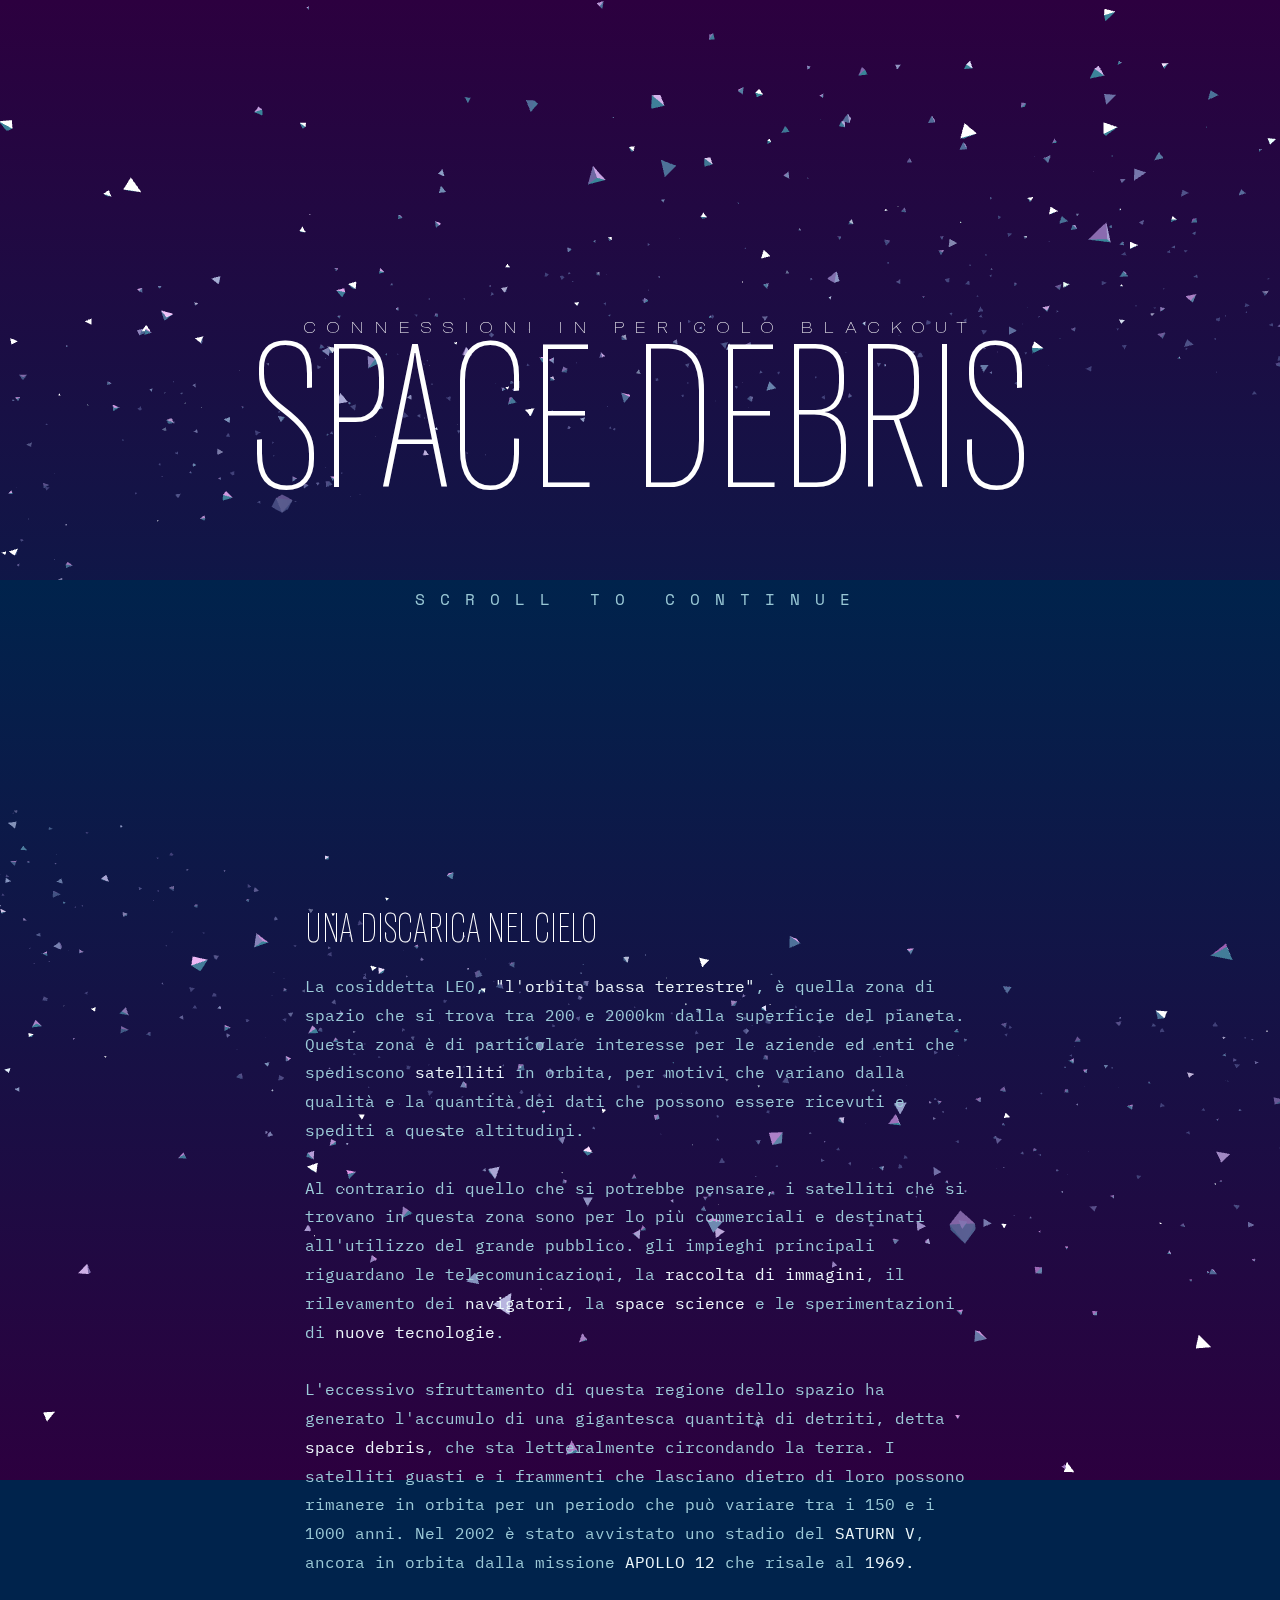
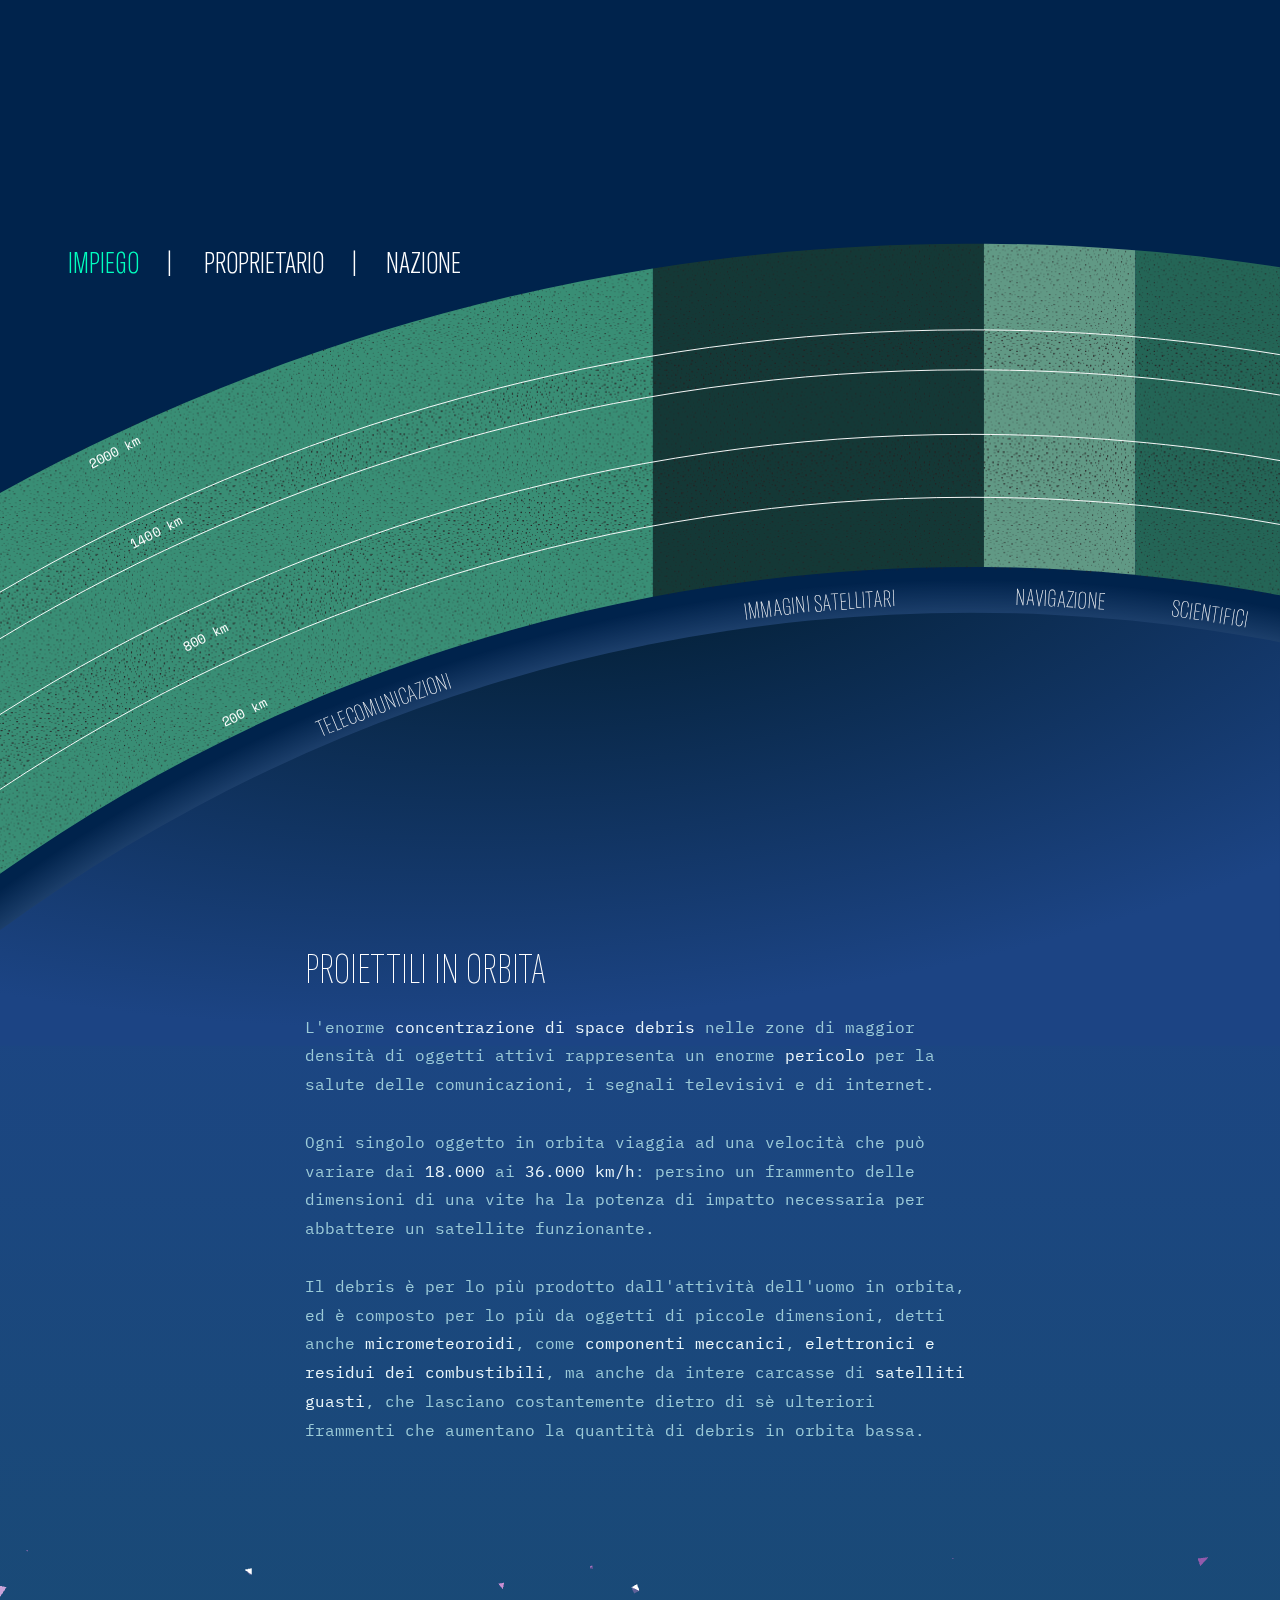
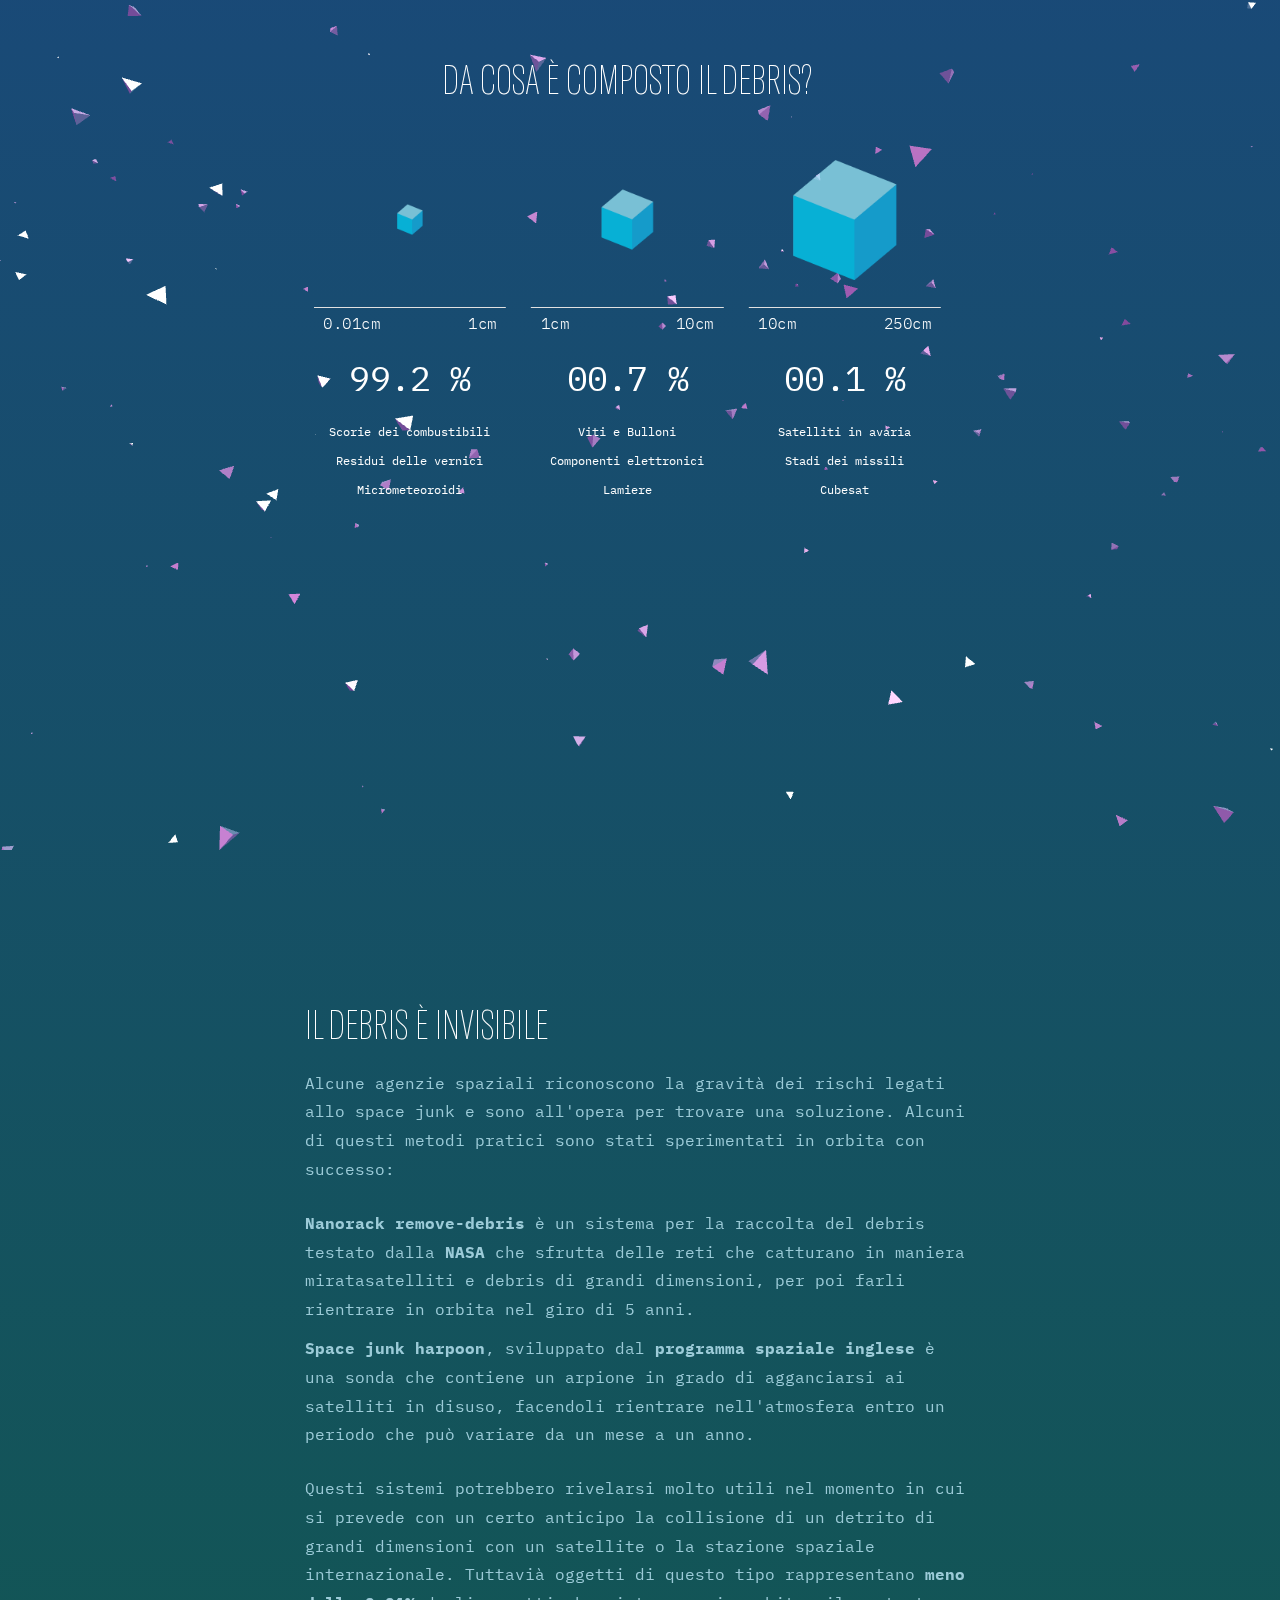
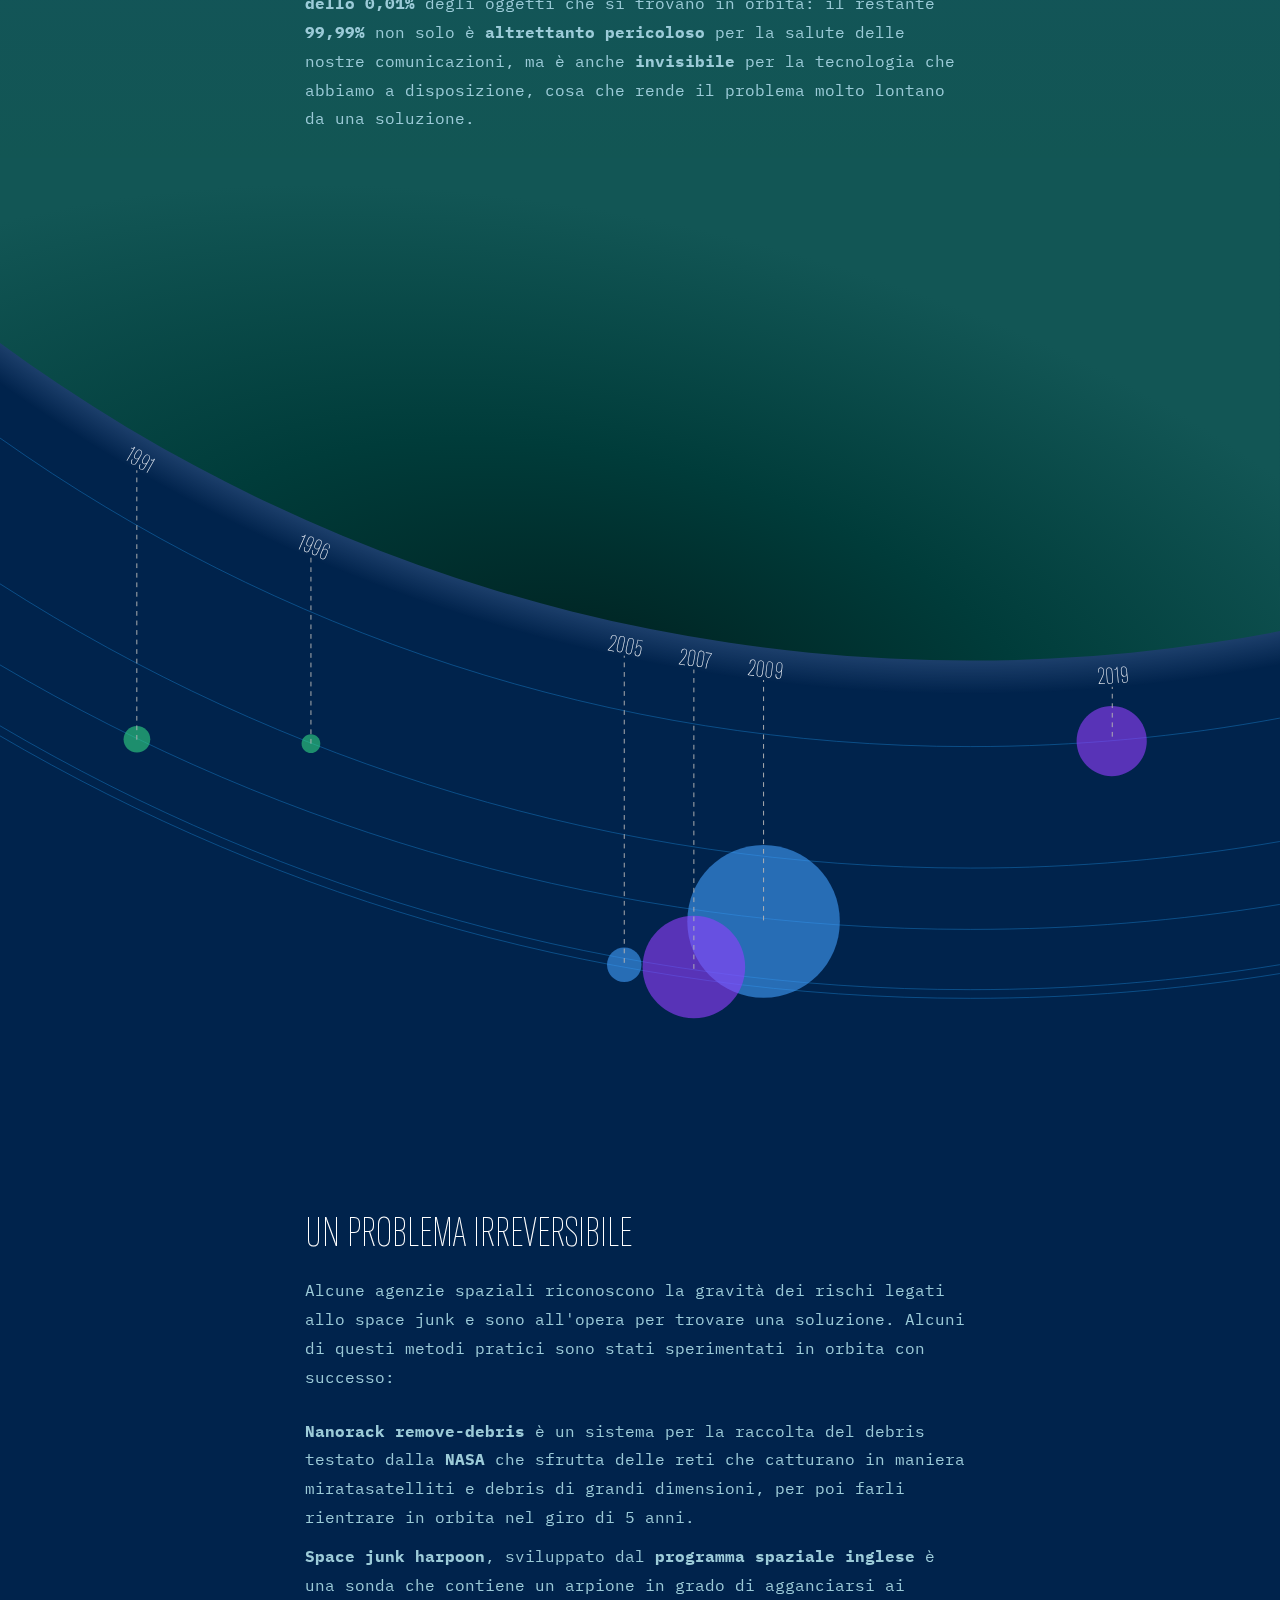
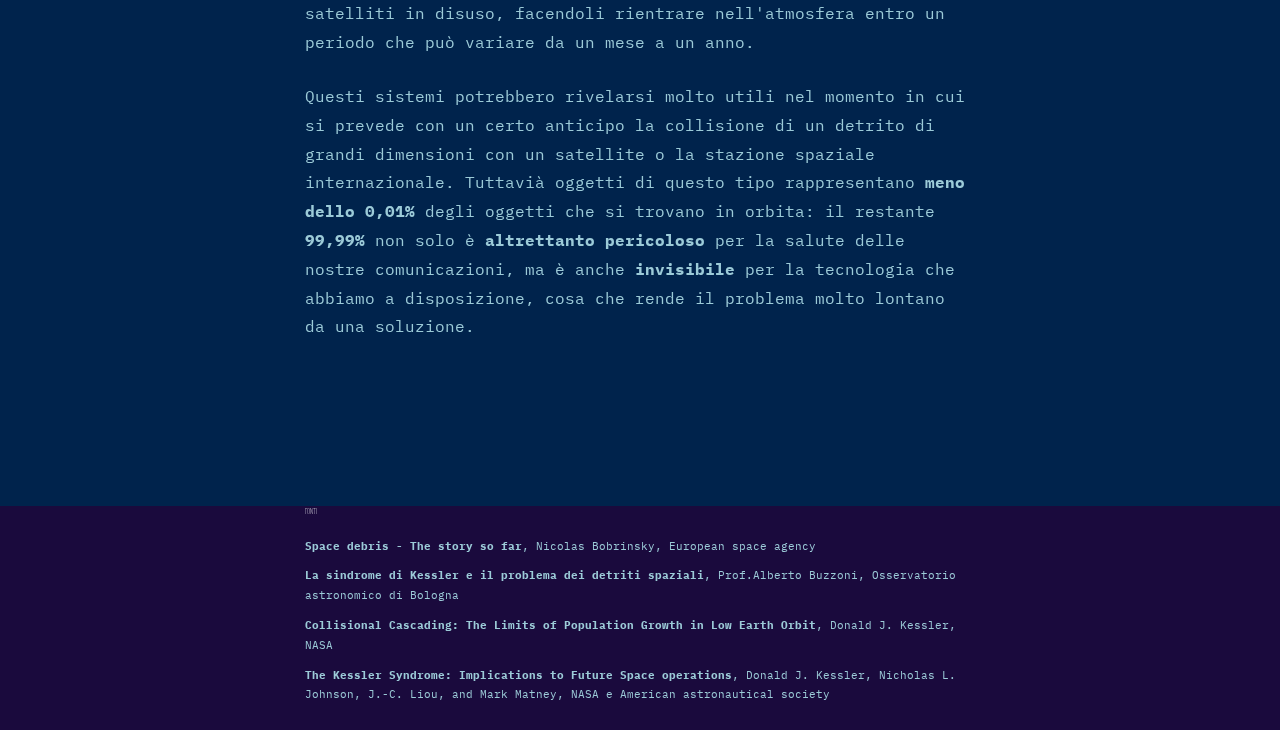
<file: projects/Marchionni/Space Debris Danger 2 la vendetta/index.html>
<!DOCTYPE html>
<html lang="it">

<head>
  <!-- Basic Page Needs
  –––––––––––––––––––––––––––––––––––––––––––––––––– -->
  <meta charset="UTF-8">
  <meta name="description" content="">
  <meta name="author" content="By Luigi Marchionni, CDL in interaction design, Prof.Matteo Moretti, UNIRSM">
  <meta name="viewport" content="width=device-width, initial-scale=1">
  <!-- CSS
  –––––––––––––––––––––––––––––––––––––––––––––––––– -->
  <link rel="stylesheet" href="font/gtamericacomp/gtamericacomp.css">
  <link rel="stylesheet" href="font/spacemono/spacemono.css">
  <link rel="stylesheet" href="font/plexmono/plexmono.css">
  <link rel="stylesheet" href="css/grafico1.css">
  <link rel="stylesheet" href="css/grafico2.css">
  <link rel="stylesheet" href="css/grafico3.css">
  <link rel="stylesheet" href="css/normalize.css">
  <link rel="stylesheet" href="css/skeleton.css">
  <link rel="stylesheet" href="css/style.css">
  <!-- Librerie
  –––––––––––––––––––––––––––––––––––––––––––––––––– -->
  <script src="lib\jquery-3.4.1.min.js"></script>
  <script src='lib\three.min.js'></script>
  <script src="lib/TweenMax.min.js"></script>
  <script src="lib/ScrollMagic.min.js"></script>
  <script src="lib/animation.gsap.min.js"></script>
  <script src="lib/ParametricGeometries.js"></script>
  <script src="lib/OrbitControls.js"></script>
  <script src="lib/geometry.js"></script>
  <!-- JS
  –––––––––––––––––––––––––––––––––––––––––––––––––– -->
  <script src="js/index.js"></script>
  <script src="js/debris1.js"></script>
  <script src="js/grafico1.js"></script>
  <script src="js/grafico3.js"></script>

  <!--<script src="js/scroll.js"></script>-->
  <!-- Favicon
  –––––––––––––––––––––––––––––––––––––––––––––––––– -->
  <link rel="icon" type="image/png" href="images/favicon.png">
  <title>Space Debris - connessione assente </title>
</head>

<body>
  <!-- SCHERMATA CARICAMENTO
  –––––––––––––––––––––––––––––––––––––––––––––––––– -->
  <div id="caricamento">

    <div class="flexbox-container">
      <h3 class="carica">CARICAMENTO</h3>
    </div>

    <div class="flexbox-container">
      <!--  <img class="load" src="https://i.imgur.com/sHHL7W1.gif" alt="lol"> -->
      <div class="load"></div>
    </div>

  </div>
  <!-- HEADER E 3D
  –––––––––––––––––––––––––––––––––––––––––––––––––– -->

  <div id="world"></div>

  <div class="flexbox-container" id="header">
    <div>
      <h1>SPACE DEBRIS</h1>
      <h2> Connessioni in pericolo blackout</h2>
      <div id="continua"> SCROLL TO CONTINUE</div>
    </div>
  </div>


  <div class="container muro">
    <div class="row">
      <div class="columns two">&nbsp;</div>

      <div class="columns eight">
        <h3> Una discarica nel cielo</h3>
        <p class="corpo">
          La cosiddetta LEO, <span>"l'orbita bassa terrestre"</span>, è quella zona di spazio
          che si trova tra 200 e 2000km dalla superficie del pianeta.
          Questa zona è di particolare interesse per le aziende ed enti che spediscono
          <span>satelliti</span> in orbita, per motivi che variano dalla qualità e la quantità dei
          dati che possono essere ricevuti e spediti a queste altitudini.

          <br><br>
          Al contrario di quello che si potrebbe pensare, i satelliti che si trovano
          in questa zona sono per lo più commerciali e destinati all'utilizzo
          del grande pubblico. gli impieghi principali riguardano le telecomunicazioni,
          la <span>raccolta di immagini</span>, il rilevamento dei <span>navigatori</span>, la <span>space science</span> e le
          sperimentazioni di <span>nuove tecnologie</span>.

          <br><br>
          L'eccessivo sfruttamento di questa regione dello spazio ha generato l'accumulo
          di una gigantesca quantità di detriti, detta <span>space debris</span>, che sta letteralmente
          circondando la terra. I satelliti guasti e i frammenti che lasciano dietro di loro
          possono rimanere in orbita per un periodo che può variare tra i 150 e i 1000 anni.
          Nel 2002 è stato avvistato uno stadio del <span>SATURN V</span>, ancora in orbita dalla missione
          <span>APOLLO 12</span> che risale al <span>1969.</span> </p>
      </div>
      <div class="columns two">&nbsp;</div>
    </div>
  </div>



  <div id="pianeta">
    <?xml version="1.0" encoding="utf-8"?>
    <!-- Generator: Adobe Illustrator 18.1.1, SVG Export Plug-In . SVG Version: 6.00 Build 0)  -->
    <svg version="1.1" xmlns="http://www.w3.org/2000/svg" xmlns:xlink="http://www.w3.org/1999/xlink" x="0px" y="0px" viewBox="0 0 1342.4 872.4" enable-background="new 0 0 1342.4 791" xml:space="preserve">
      <pattern width="72" height="72" patternUnits="userSpaceOnUse" id="Unnamed_Pattern_3" viewBox="0.4 -72 72 72" overflow="visible">
        <g>
          <polygon fill="none" points="0.4,-72 72.4,-72 72.4,0 0.4,0 		" />
          <g>
            <defs>
              <rect id="SVGID_1_" x="0.4" y="-72" width="72" height="72" />
            </defs>
            <clipPath id="SVGID_2_">
              <use xlink:href="#SVGID_1_" overflow="visible" />
            </clipPath>
            <path clip-path="url(#SVGID_2_)" fill="#231F20" d="M21.4-3.1c-0.1,0-0.2,0-0.3,0.1C21-2.9,21-2.8,21-2.8c0,0.1,0,0.2,0.1,0.3
    				c0.1,0.1,0.4,0.1,0.5,0c0.1-0.1,0.1-0.2,0.1-0.3c0-0.1,0-0.2-0.1-0.3C21.5-3.1,21.4-3.1,21.4-3.1" />
            <path clip-path="url(#SVGID_2_)" fill="#231F20" d="M20.4-8.4c-0.1,0-0.2,0-0.3,0.1C20-8.2,20-8.1,20-8c0,0.1,0,0.2,0.1,0.3
    				c0.1,0.1,0.3,0.1,0.5,0c0.1-0.1,0.1-0.2,0.1-0.3c0-0.1,0-0.2-0.1-0.3C20.5-8.3,20.5-8.4,20.4-8.4" />
            <path clip-path="url(#SVGID_2_)" fill="#231F20" d="M20.6-10.6c-0.1,0-0.2,0-0.3,0.1c-0.1,0.1-0.1,0.2-0.1,0.3
    				c0,0.1,0,0.2,0.1,0.3c0.1,0.1,0.4,0.1,0.5,0c0.1-0.1,0.1-0.2,0.1-0.3c0-0.1,0-0.2-0.1-0.3C20.8-10.6,20.7-10.6,20.6-10.6" />
            <path clip-path="url(#SVGID_2_)" fill="#231F20" d="M15.6-10.6c-0.1,0-0.2,0-0.3,0.1c-0.1,0.1-0.1,0.2-0.1,0.3
    				c0,0.1,0,0.2,0.1,0.3c0.1,0.1,0.4,0.1,0.5,0c0.1-0.1,0.1-0.2,0.1-0.3c0-0.1,0-0.2-0.1-0.3C15.8-10.6,15.7-10.6,15.6-10.6" />
            <path clip-path="url(#SVGID_2_)" fill="#231F20" d="M23.1-20.1c-0.1,0-0.2,0-0.3,0.1c-0.1,0.1-0.1,0.2-0.1,0.3
    				c0,0.1,0,0.2,0.1,0.3c0.1,0.1,0.4,0.1,0.5,0c0.1-0.1,0.1-0.2,0.1-0.3c0-0.1,0-0.2-0.1-0.3C23.3-20.1,23.2-20.1,23.1-20.1" />
            <path clip-path="url(#SVGID_2_)" fill="#231F20" d="M15.6-23.1c-0.1,0-0.2,0-0.3,0.1c-0.1,0.1-0.1,0.2-0.1,0.3
    				c0,0.1,0,0.2,0.1,0.3c0.1,0.1,0.3,0.1,0.5,0c0.1-0.1,0.1-0.2,0.1-0.3c0-0.1,0-0.2-0.1-0.3C15.8-23.1,15.7-23.1,15.6-23.1" />
            <path clip-path="url(#SVGID_2_)" fill="#231F20" d="M14.4-24.1c-0.1,0-0.2,0-0.3,0.1C14-23.9,14-23.8,14-23.8
    				c0,0.1,0,0.2,0.1,0.3c0.1,0.1,0.4,0.1,0.5,0c0.1-0.1,0.1-0.2,0.1-0.3c0-0.1,0-0.2-0.1-0.3C14.5-24.1,14.5-24.1,14.4-24.1" />
            <path clip-path="url(#SVGID_2_)" fill="#231F20" d="M24.4-27.1c-0.1,0-0.2,0-0.3,0.1C24-26.9,24-26.8,24-26.8
    				c0,0.1,0,0.2,0.1,0.3c0.1,0.1,0.4,0.1,0.5,0c0.1-0.1,0.1-0.2,0.1-0.3c0-0.1,0-0.2-0.1-0.2C24.5-27.1,24.4-27.1,24.4-27.1" />
            <path clip-path="url(#SVGID_2_)" fill="#231F20" d="M31.1-25.9c-0.1,0-0.2,0-0.3,0.1c-0.1,0.1-0.1,0.2-0.1,0.3
    				c0,0.1,0,0.2,0.1,0.3c0.1,0.1,0.4,0.1,0.5,0c0.1-0.1,0.1-0.2,0.1-0.3c0-0.1,0-0.2-0.1-0.3C31.3-25.8,31.2-25.9,31.1-25.9" />
            <path clip-path="url(#SVGID_2_)" fill="#231F20" d="M31.6-23.4c-0.1,0-0.2,0-0.3,0.1c-0.1,0.1-0.1,0.2-0.1,0.3
    				c0,0.1,0,0.2,0.1,0.3c0.1,0.1,0.3,0.1,0.5,0c0.1-0.1,0.1-0.2,0.1-0.3c0-0.1,0-0.2-0.1-0.3C31.8-23.3,31.7-23.4,31.6-23.4" />
            <path clip-path="url(#SVGID_2_)" fill="#231F20" d="M29.6-18.4c-0.1,0-0.2,0-0.3,0.1c-0.1,0.1-0.1,0.2-0.1,0.3
    				c0,0.1,0,0.2,0.1,0.3c0.1,0.1,0.4,0.1,0.5,0c0.1-0.1,0.1-0.2,0.1-0.3c0-0.1,0-0.2-0.1-0.3C29.8-18.3,29.7-18.4,29.6-18.4" />
            <path clip-path="url(#SVGID_2_)" fill="#231F20" d="M34.4-19.9c-0.1,0-0.2,0-0.3,0.1C34-19.7,34-19.6,34-19.5
    				c0,0.1,0,0.2,0.1,0.3c0.1,0.1,0.4,0.1,0.5,0c0.1-0.1,0.1-0.2,0.1-0.3c0-0.1,0-0.2-0.1-0.3C34.5-19.8,34.4-19.9,34.4-19.9" />
            <path clip-path="url(#SVGID_2_)" fill="#231F20" d="M31.9-14.9c-0.1,0-0.2,0-0.3,0.1c-0.1,0.1-0.1,0.2-0.1,0.3
    				c0,0.1,0,0.2,0.1,0.3c0.1,0.1,0.4,0.1,0.5,0c0.1-0.1,0.1-0.2,0.1-0.3c0-0.1,0-0.2-0.1-0.3C32-14.8,31.9-14.9,31.9-14.9" />
            <path clip-path="url(#SVGID_2_)" fill="#231F20" d="M32.1-11.9c-0.1,0-0.2,0-0.3,0.1c-0.1,0.1-0.1,0.2-0.1,0.3
    				c0,0.1,0,0.2,0.1,0.3c0.1,0.1,0.4,0.1,0.5,0c0.1-0.1,0.1-0.2,0.1-0.3c0-0.1,0-0.2-0.1-0.3C32.3-11.8,32.2-11.9,32.1-11.9" />
            <path clip-path="url(#SVGID_2_)" fill="#231F20" d="M32.6-7.1c-0.1,0-0.2,0-0.3,0.1c-0.1,0.1-0.1,0.2-0.1,0.3
    				c0,0.1,0,0.2,0.1,0.3c0.1,0.1,0.4,0.1,0.5,0C32.9-6.6,33-6.7,33-6.8c0-0.1,0-0.2-0.1-0.3C32.8-7.1,32.7-7.1,32.6-7.1" />
            <path clip-path="url(#SVGID_2_)" fill="#231F20" d="M32.4-3.1c-0.1,0-0.2,0-0.3,0.1C32-2.9,32-2.8,32-2.8c0,0.1,0,0.2,0.1,0.3
    				c0.1,0.1,0.3,0.1,0.5,0c0.1-0.1,0.1-0.2,0.1-0.3c0-0.1,0-0.2-0.1-0.3C32.5-3.1,32.4-3.1,32.4-3.1" />
            <path clip-path="url(#SVGID_2_)" fill="#231F20" d="M34.4-1.4c-0.1,0-0.2,0-0.3,0.1C34-1.2,34-1.1,34-1c0,0.1,0,0.2,0.1,0.3
    				c0.1,0.1,0.4,0.1,0.5,0c0.1-0.1,0.1-0.2,0.1-0.3c0-0.1,0-0.2-0.1-0.3C34.5-1.3,34.4-1.4,34.4-1.4" />
            <path clip-path="url(#SVGID_2_)" fill="#231F20" d="M41.9-7.1c-0.1,0-0.2,0-0.3,0.1c-0.1,0.1-0.1,0.2-0.1,0.3
    				c0,0.1,0,0.2,0.1,0.3c0.1,0.1,0.4,0.1,0.5,0c0.1-0.1,0.1-0.2,0.1-0.3c0-0.1,0-0.2-0.1-0.3C42-7.1,41.9-7.1,41.9-7.1" />
            <path clip-path="url(#SVGID_2_)" fill="#231F20" d="M45.9-6.9c-0.1,0-0.2,0-0.3,0.1c-0.1,0.1-0.1,0.2-0.1,0.3
    				c0,0.1,0,0.2,0.1,0.3c0.1,0.1,0.4,0.1,0.5,0c0.1-0.1,0.1-0.2,0.1-0.3c0-0.1,0-0.2-0.1-0.3C46-6.8,45.9-6.9,45.9-6.9" />
            <path clip-path="url(#SVGID_2_)" fill="#231F20" d="M42.9-13.6c-0.1,0-0.2,0-0.3,0.1c-0.1,0.1-0.1,0.2-0.1,0.3
    				c0,0.1,0,0.2,0.1,0.3c0.1,0.1,0.3,0.1,0.5,0c0.1-0.1,0.1-0.2,0.1-0.3c0-0.1,0-0.2-0.1-0.3C43-13.6,42.9-13.6,42.9-13.6" />
            <path clip-path="url(#SVGID_2_)" fill="#231F20" d="M47.4-14.4c-0.1,0-0.2,0-0.3,0.1C47-14.2,47-14.1,47-14c0,0.1,0,0.2,0.1,0.3
    				c0.1,0.1,0.3,0.1,0.5,0c0.1-0.1,0.1-0.2,0.1-0.3c0-0.1,0-0.2-0.1-0.2C47.5-14.3,47.4-14.4,47.4-14.4" />
            <path clip-path="url(#SVGID_2_)" fill="#231F20" d="M47.4-16.4c-0.1,0-0.2,0-0.3,0.1C47-16.2,47-16.1,47-16c0,0.1,0,0.2,0.1,0.3
    				c0.1,0.1,0.4,0.1,0.5,0c0.1-0.1,0.1-0.2,0.1-0.3c0-0.1,0-0.2-0.1-0.2C47.5-16.3,47.4-16.4,47.4-16.4" />
            <path clip-path="url(#SVGID_2_)" fill="#231F20" d="M39.4-20.9c-0.1,0-0.2,0-0.3,0.1C39-20.7,39-20.6,39-20.5
    				c0,0.1,0,0.2,0.1,0.3c0.1,0.1,0.4,0.1,0.5,0c0.1-0.1,0.1-0.2,0.1-0.3c0-0.1,0-0.2-0.1-0.3C39.5-20.8,39.4-20.9,39.4-20.9" />
            <path clip-path="url(#SVGID_2_)" fill="#231F20" d="M50.6-13.6c-0.1,0-0.2,0-0.3,0.1c-0.1,0.1-0.1,0.2-0.1,0.3
    				c0,0.1,0,0.2,0.1,0.3c0.1,0.1,0.4,0.1,0.5,0c0.1-0.1,0.1-0.2,0.1-0.3c0-0.1,0-0.2-0.1-0.3C50.8-13.6,50.7-13.6,50.6-13.6" />
            <path clip-path="url(#SVGID_2_)" fill="#231F20" d="M52.6-12.1c-0.1,0-0.2,0-0.3,0.1c-0.1,0.1-0.1,0.2-0.1,0.2
    				c0,0.1,0,0.2,0.1,0.3c0.1,0.1,0.3,0.1,0.5,0c0.1-0.1,0.1-0.2,0.1-0.3c0-0.1,0-0.2-0.1-0.3C52.8-12.1,52.7-12.1,52.6-12.1" />
            <path clip-path="url(#SVGID_2_)" fill="#231F20" d="M55.1-11.1c-0.1,0-0.2,0-0.3,0.1c-0.1,0.1-0.1,0.2-0.1,0.2
    				c0,0.1,0,0.2,0.1,0.3c0.1,0.1,0.3,0.1,0.5,0c0.1-0.1,0.1-0.2,0.1-0.3c0-0.1,0-0.2-0.1-0.3C55.3-11.1,55.2-11.1,55.1-11.1" />
            <path clip-path="url(#SVGID_2_)" fill="#231F20" d="M56.9-0.9c-0.1,0-0.2,0-0.3,0.1c-0.1,0.1-0.1,0.2-0.1,0.3
    				c0,0.1,0,0.2,0.1,0.3c0.1,0.1,0.4,0.1,0.5,0c0.1-0.1,0.1-0.2,0.1-0.2c0-0.1,0-0.2-0.1-0.3C57-0.8,56.9-0.9,56.9-0.9" />
            <path clip-path="url(#SVGID_2_)" fill="#231F20" d="M68.4-3.1c-0.1,0-0.2,0-0.3,0.1C68-2.9,68-2.8,68-2.8c0,0.1,0,0.2,0.1,0.3
    				c0.1,0.1,0.3,0.1,0.5,0c0.1-0.1,0.1-0.2,0.1-0.3c0-0.1,0-0.2-0.1-0.3C68.5-3.1,68.5-3.1,68.4-3.1" />
            <path clip-path="url(#SVGID_2_)" fill="#231F20" d="M68.4-10.4c-0.1,0-0.2,0-0.3,0.1C68-10.2,68-10.1,68-10c0,0.1,0,0.2,0.1,0.3
    				c0.1,0.1,0.4,0.1,0.5,0c0.1-0.1,0.1-0.2,0.1-0.3c0-0.1,0-0.2-0.1-0.3C68.5-10.3,68.4-10.4,68.4-10.4" />
            <path clip-path="url(#SVGID_2_)" fill="#231F20" d="M64.6-12.4c-0.1,0-0.2,0-0.3,0.1c-0.1,0.1-0.1,0.2-0.1,0.3
    				c0,0.1,0,0.2,0.1,0.3c0.1,0.1,0.4,0.1,0.5,0c0.1-0.1,0.1-0.2,0.1-0.3c0-0.1,0-0.2-0.1-0.3C64.8-12.3,64.7-12.4,64.6-12.4" />
            <path clip-path="url(#SVGID_2_)" fill="#231F20" d="M65.6-15.9c-0.1,0-0.2,0-0.3,0.1c-0.1,0.1-0.1,0.2-0.1,0.3
    				c0,0.1,0,0.2,0.1,0.3c0.1,0.1,0.4,0.1,0.5,0c0.1-0.1,0.1-0.2,0.1-0.3c0-0.1,0-0.2-0.1-0.3C65.8-15.8,65.7-15.9,65.6-15.9" />
            <path clip-path="url(#SVGID_2_)" fill="#231F20" d="M64.4-19.9c-0.1,0-0.2,0-0.3,0.1C64-19.7,64-19.6,64-19.5
    				c0,0.1,0,0.2,0.1,0.3c0.1,0.1,0.4,0.1,0.5,0c0.1-0.1,0.1-0.2,0.1-0.3c0-0.1,0-0.2-0.1-0.3C64.5-19.8,64.4-19.9,64.4-19.9" />
            <path clip-path="url(#SVGID_2_)" fill="#231F20" d="M66.6-19.9c-0.1,0-0.2,0-0.3,0.1c-0.1,0.1-0.1,0.2-0.1,0.3
    				c0,0.1,0,0.2,0.1,0.3c0.1,0.1,0.3,0.1,0.5,0c0.1-0.1,0.1-0.2,0.1-0.3c0-0.1,0-0.2-0.1-0.3C66.8-19.8,66.7-19.9,66.6-19.9" />
            <path clip-path="url(#SVGID_2_)" fill="#231F20" d="M68.4-21.4c-0.1,0-0.2,0-0.3,0.1C68-21.2,68-21.1,68-21c0,0.1,0,0.2,0.1,0.3
    				c0.1,0.1,0.4,0.1,0.5,0c0.1-0.1,0.1-0.2,0.1-0.3c0-0.1,0-0.2-0.1-0.3C68.5-21.3,68.4-21.4,68.4-21.4" />
            <path clip-path="url(#SVGID_2_)" fill="#231F20" d="M7.4-52.4c-0.1,0-0.2,0-0.3,0.1C7-52.2,7-52.1,7-52c0,0.1,0,0.2,0.1,0.3
    				c0.1,0.1,0.4,0.1,0.5,0c0.1-0.1,0.1-0.2,0.1-0.3c0-0.1,0-0.2-0.1-0.3C7.5-52.3,7.4-52.4,7.4-52.4" />
            <path clip-path="url(#SVGID_2_)" fill="#231F20" d="M7.6-54.6c-0.1,0-0.2,0-0.3,0.1c-0.1,0.1-0.1,0.2-0.1,0.3
    				c0,0.1,0,0.2,0.1,0.3c0.1,0.1,0.4,0.1,0.5,0C7.9-54.1,8-54.2,8-54.3c0-0.1,0-0.2-0.1-0.3C7.8-54.6,7.7-54.6,7.6-54.6" />
            <path clip-path="url(#SVGID_2_)" fill="#231F20" d="M2.6-54.6c-0.1,0-0.2,0-0.3,0.1c-0.1,0.1-0.1,0.2-0.1,0.3
    				c0,0.1,0,0.2,0.1,0.3c0.1,0.1,0.4,0.1,0.5,0C2.9-54.1,3-54.2,3-54.3c0-0.1,0-0.2-0.1-0.3C2.8-54.6,2.7-54.6,2.6-54.6" />
            <path clip-path="url(#SVGID_2_)" fill="#231F20" d="M10.1-64.1c-0.1,0-0.2,0-0.3,0.1c-0.1,0.1-0.1,0.2-0.1,0.3
    				c0,0.1,0,0.2,0.1,0.3c0.1,0.1,0.4,0.1,0.5,0c0.1-0.1,0.1-0.2,0.1-0.3c0-0.1,0-0.2-0.1-0.3C10.3-64.1,10.2-64.1,10.1-64.1" />
            <path clip-path="url(#SVGID_2_)" fill="#231F20" d="M1.4-68.1c-0.1,0-0.2,0-0.3,0.1C1-67.9,1-67.8,1-67.8c0,0.1,0,0.2,0.1,0.3
    				c0.1,0.1,0.4,0.1,0.5,0c0.1-0.1,0.1-0.2,0.1-0.3c0-0.1,0-0.2-0.1-0.3C1.5-68.1,1.4-68.1,1.4-68.1" />
            <path clip-path="url(#SVGID_2_)" fill="#231F20" d="M11.4-71.1c-0.1,0-0.2,0-0.3,0.1C11-70.9,11-70.8,11-70.8
    				c0,0.1,0,0.2,0.1,0.3c0.1,0.1,0.4,0.1,0.5,0c0.1-0.1,0.1-0.2,0.1-0.3c0-0.1,0-0.2-0.1-0.3C11.5-71.1,11.4-71.1,11.4-71.1" />
            <path clip-path="url(#SVGID_2_)" fill="#231F20" d="M18.6-67.4c-0.1,0-0.2,0-0.3,0.1c-0.1,0.1-0.1,0.2-0.1,0.3
    				c0,0.1,0,0.2,0.1,0.3c0.1,0.1,0.4,0.1,0.5,0c0.1-0.1,0.1-0.2,0.1-0.3c0-0.1,0-0.2-0.1-0.3C18.8-67.3,18.7-67.4,18.6-67.4" />
            <path clip-path="url(#SVGID_2_)" fill="#231F20" d="M16.6-62.4c-0.1,0-0.2,0-0.3,0.1c-0.1,0.1-0.1,0.2-0.1,0.3
    				c0,0.1,0,0.2,0.1,0.3c0.1,0.1,0.4,0.1,0.5,0c0.1-0.1,0.1-0.2,0.1-0.3c0-0.1,0-0.2-0.1-0.3C16.8-62.3,16.7-62.4,16.6-62.4" />
            <path clip-path="url(#SVGID_2_)" fill="#231F20" d="M19.9-57.9c-0.1,0-0.2,0-0.3,0.1c-0.1,0.1-0.1,0.2-0.1,0.3
    				c0,0.1,0,0.2,0.1,0.3c0.1,0.1,0.4,0.1,0.5,0c0.1-0.1,0.1-0.2,0.1-0.3c0-0.1,0-0.2-0.1-0.3C20-57.8,19.9-57.9,19.9-57.9" />
            <path clip-path="url(#SVGID_2_)" fill="#231F20" d="M19.1-55.9c-0.1,0-0.2,0-0.3,0.1c-0.1,0.1-0.1,0.2-0.1,0.3
    				c0,0.1,0,0.2,0.1,0.3c0.1,0.1,0.3,0.1,0.5,0c0.1-0.1,0.1-0.2,0.1-0.3c0-0.1,0-0.2-0.1-0.3C19.3-55.8,19.2-55.9,19.1-55.9" />
            <path clip-path="url(#SVGID_2_)" fill="#231F20" d="M16.6-54.9c-0.1,0-0.2,0-0.3,0.1c-0.1,0.1-0.1,0.2-0.1,0.3
    				c0,0.1,0,0.2,0.1,0.3c0.1,0.1,0.3,0.1,0.5,0c0.1-0.1,0.1-0.2,0.1-0.3c0-0.1,0-0.2-0.1-0.3C16.8-54.8,16.7-54.9,16.6-54.9" />
            <path clip-path="url(#SVGID_2_)" fill="#231F20" d="M19.6-51.1c-0.1,0-0.2,0-0.3,0.1c-0.1,0.1-0.1,0.2-0.1,0.3
    				c0,0.1,0,0.2,0.1,0.3c0.1,0.1,0.4,0.1,0.5,0c0.1-0.1,0.1-0.2,0.1-0.3c0-0.1,0-0.2-0.1-0.3C19.8-51.1,19.7-51.1,19.6-51.1" />
            <path clip-path="url(#SVGID_2_)" fill="#231F20" d="M19.4-47.1c-0.1,0-0.2,0-0.3,0.1C19-46.9,19-46.8,19-46.8
    				c0,0.1,0,0.2,0.1,0.3c0.1,0.1,0.4,0.1,0.5,0c0.1-0.1,0.1-0.2,0.1-0.3c0-0.1,0-0.2-0.1-0.3C19.5-47.1,19.4-47.1,19.4-47.1" />
            <path clip-path="url(#SVGID_2_)" fill="#231F20" d="M16.6-47.4c-0.1,0-0.2,0-0.3,0.1c-0.1,0.1-0.1,0.2-0.1,0.3
    				c0,0.1,0,0.2,0.1,0.3c0.1,0.1,0.4,0.1,0.5,0c0.1-0.1,0.1-0.2,0.1-0.3c0-0.1,0-0.2-0.1-0.3C16.8-47.3,16.7-47.4,16.6-47.4" />
            <path clip-path="url(#SVGID_2_)" fill="#231F20" d="M32.9-50.9c-0.1,0-0.2,0-0.3,0.1c-0.1,0.1-0.1,0.2-0.1,0.3
    				c0,0.1,0,0.2,0.1,0.3c0.1,0.1,0.3,0.1,0.5,0c0.1-0.1,0.1-0.2,0.1-0.3c0-0.1,0-0.2-0.1-0.3C33-50.8,32.9-50.9,32.9-50.9" />
            <path clip-path="url(#SVGID_2_)" fill="#231F20" d="M27.6-54.4c-0.1,0-0.2,0-0.3,0.1c-0.1,0.1-0.1,0.2-0.1,0.3
    				c0,0.1,0,0.2,0.1,0.3c0.1,0.1,0.4,0.1,0.5,0c0.1-0.1,0.1-0.2,0.1-0.3c0-0.1,0-0.2-0.1-0.3C27.8-54.3,27.7-54.4,27.6-54.4" />
            <path clip-path="url(#SVGID_2_)" fill="#231F20" d="M32.4-55.9c-0.1,0-0.2,0-0.3,0.1C32-55.7,32-55.6,32-55.5
    				c0,0.1,0,0.2,0.1,0.3c0.1,0.1,0.4,0.1,0.5,0c0.1-0.1,0.1-0.2,0.1-0.3c0-0.1,0-0.2-0.1-0.3C32.5-55.8,32.4-55.9,32.4-55.9" />
            <path clip-path="url(#SVGID_2_)" fill="#231F20" d="M32.4-57.6c-0.1,0-0.2,0-0.2,0.1C32-57.4,32-57.3,32-57.3
    				c0,0.1,0,0.2,0.1,0.3c0.1,0.1,0.4,0.1,0.5,0c0.1-0.1,0.1-0.2,0.1-0.3c0-0.1,0-0.2-0.1-0.3C32.5-57.6,32.4-57.6,32.4-57.6" />
            <path clip-path="url(#SVGID_2_)" fill="#231F20" d="M34.4-58.4c-0.1,0-0.2,0-0.3,0.1C34-58.2,34-58.1,34-58c0,0.1,0,0.2,0.1,0.3
    				c0.1,0.1,0.4,0.1,0.5,0c0.1-0.1,0.1-0.2,0.1-0.3c0-0.1,0-0.2-0.1-0.3C34.5-58.3,34.4-58.4,34.4-58.4" />
            <path clip-path="url(#SVGID_2_)" fill="#231F20" d="M26.4-64.9c-0.1,0-0.2,0-0.3,0.1C26-64.7,26-64.6,26-64.5
    				c0,0.1,0,0.2,0.1,0.3c0.1,0.1,0.4,0.1,0.5,0c0.1-0.1,0.1-0.2,0.1-0.3c0-0.1,0-0.2-0.1-0.3C26.5-64.8,26.4-64.9,26.4-64.9" />
            <path clip-path="url(#SVGID_2_)" fill="#231F20" d="M36.4-56.4c-0.1,0-0.2,0-0.3,0.1C36-56.2,36-56.1,36-56c0,0.1,0,0.2,0.1,0.3
    				c0.1,0.1,0.4,0.1,0.5,0c0.1-0.1,0.1-0.2,0.1-0.3c0-0.1,0-0.2-0.1-0.2C36.5-56.3,36.4-56.4,36.4-56.4" />
            <path clip-path="url(#SVGID_2_)" fill="#231F20" d="M39.6-56.1c-0.1,0-0.2,0-0.2,0.1c-0.1,0.1-0.1,0.2-0.1,0.3
    				c0,0.1,0,0.2,0.1,0.3c0.1,0.1,0.4,0.1,0.5,0c0.1-0.1,0.1-0.2,0.1-0.3c0-0.1,0-0.2-0.1-0.3C39.8-56.1,39.7-56.1,39.6-56.1" />
            <path clip-path="url(#SVGID_2_)" fill="#231F20" d="M42.1-50.9c-0.1,0-0.2,0-0.3,0.1c-0.1,0.1-0.1,0.2-0.1,0.3
    				c0,0.1,0,0.2,0.1,0.3c0.1,0.1,0.4,0.1,0.5,0c0.1-0.1,0.1-0.2,0.1-0.3c0-0.1,0-0.2-0.1-0.3C42.3-50.8,42.2-50.9,42.1-50.9" />
            <path clip-path="url(#SVGID_2_)" fill="#231F20" d="M43.9-44.9c-0.1,0-0.2,0-0.3,0.1c-0.1,0.1-0.1,0.2-0.1,0.2
    				c0,0.1,0,0.2,0.1,0.3c0.1,0.1,0.4,0.1,0.5,0c0.1-0.1,0.1-0.2,0.1-0.3c0-0.1,0-0.2-0.1-0.3C44-44.8,43.9-44.9,43.9-44.9" />
            <path clip-path="url(#SVGID_2_)" fill="#231F20" d="M51.4-50.6c-0.1,0-0.2,0-0.3,0.1C51-50.4,51-50.3,51-50.3
    				c0,0.1,0,0.2,0.1,0.3c0.1,0.1,0.4,0.1,0.5,0c0.1-0.1,0.1-0.2,0.1-0.3c0-0.1,0-0.2-0.1-0.3C51.5-50.6,51.4-50.6,51.4-50.6" />
            <path clip-path="url(#SVGID_2_)" fill="#231F20" d="M52.4-46.6c-0.1,0-0.2,0-0.3,0.1C52-46.4,52-46.3,52-46.3
    				c0,0.1,0,0.2,0.1,0.3c0.1,0.1,0.3,0.1,0.5,0c0.1-0.1,0.1-0.2,0.1-0.3c0-0.1,0-0.2-0.1-0.3C52.5-46.6,52.4-46.6,52.4-46.6" />
            <path clip-path="url(#SVGID_2_)" fill="#231F20" d="M55.4-47.1c-0.1,0-0.2,0-0.3,0.1C55-46.9,55-46.8,55-46.8
    				c0,0.1,0,0.2,0.1,0.3c0.1,0.1,0.4,0.1,0.5,0c0.1-0.1,0.1-0.2,0.1-0.3c0-0.1,0-0.2-0.1-0.3C55.5-47.1,55.4-47.1,55.4-47.1" />
            <path clip-path="url(#SVGID_2_)" fill="#231F20" d="M55.4-54.4c-0.1,0-0.2,0-0.3,0.1C55-54.2,55-54.1,55-54c0,0.1,0,0.2,0.1,0.3
    				c0.1,0.1,0.3,0.1,0.5,0c0.1-0.1,0.1-0.2,0.1-0.3c0-0.1,0-0.2-0.1-0.3C55.5-54.3,55.4-54.4,55.4-54.4" />
            <path clip-path="url(#SVGID_2_)" fill="#231F20" d="M51.6-56.4c-0.1,0-0.2,0-0.3,0.1c-0.1,0.1-0.1,0.2-0.1,0.2
    				c0,0.1,0,0.2,0.1,0.3c0.1,0.1,0.4,0.1,0.5,0c0.1-0.1,0.1-0.2,0.1-0.3c0-0.1,0-0.2-0.1-0.2C51.8-56.3,51.7-56.4,51.6-56.4" />
            <path clip-path="url(#SVGID_2_)" fill="#231F20" d="M51.4-63.9c-0.1,0-0.2,0-0.3,0.1C51-63.7,51-63.6,51-63.5
    				c0,0.1,0,0.2,0.1,0.2c0.1,0.2,0.4,0.1,0.5,0c0.1-0.1,0.1-0.2,0.1-0.3c0-0.1,0-0.2-0.1-0.3C51.5-63.8,51.5-63.9,51.4-63.9" />
            <path clip-path="url(#SVGID_2_)" fill="#231F20" d="M53.6-63.9c-0.1,0-0.2,0-0.3,0.1c-0.1,0.1-0.1,0.2-0.1,0.3
    				c0,0.1,0,0.2,0.1,0.3c0.1,0.1,0.4,0.1,0.5,0c0.1-0.1,0.1-0.1,0.1-0.2c0-0.1,0-0.2-0.1-0.3C53.8-63.8,53.7-63.9,53.6-63.9" />
            <path clip-path="url(#SVGID_2_)" fill="#231F20" d="M56.4-63.1c-0.1,0-0.2,0-0.3,0.1C56-62.9,56-62.8,56-62.8
    				c0,0.1,0,0.2,0.1,0.3c0.1,0.1,0.4,0.1,0.5,0c0.1-0.1,0.1-0.2,0.1-0.3c0-0.1,0-0.2-0.1-0.3C56.5-63.1,56.4-63.1,56.4-63.1" />
            <path clip-path="url(#SVGID_2_)" fill="#231F20" d="M58.6-61.6c-0.1,0-0.2,0-0.3,0.1c-0.1,0.1-0.1,0.2-0.1,0.2
    				c0,0.1,0,0.2,0.1,0.3c0.1,0.1,0.4,0.1,0.5,0c0.1-0.1,0.1-0.2,0.1-0.3c0-0.1,0-0.2-0.1-0.3C58.8-61.6,58.7-61.6,58.6-61.6" />
            <path clip-path="url(#SVGID_2_)" fill="#231F20" d="M21.4-27.1c-0.1,0-0.2,0-0.3,0.1C21-26.9,21-26.8,21-26.8
    				c0,0.1,0,0.2,0.1,0.3c0.1,0.1,0.4,0.1,0.5,0c0.1-0.1,0.1-0.2,0.1-0.3c0-0.1,0-0.2-0.1-0.3C21.5-27.1,21.4-27.1,21.4-27.1" />
            <path clip-path="url(#SVGID_2_)" fill="#231F20" d="M23.1-24.1c-0.1,0-0.2,0-0.3,0.1c-0.1,0.1-0.1,0.2-0.1,0.3
    				c0,0.1,0,0.2,0.1,0.3c0.1,0.1,0.4,0.1,0.5,0c0.1-0.1,0.1-0.2,0.1-0.3c0-0.1,0-0.2-0.1-0.3C23.3-24.1,23.2-24.1,23.1-24.1" />
            <path clip-path="url(#SVGID_2_)" fill="#231F20" d="M39.4-24.9c-0.1,0-0.2,0-0.3,0.1C39-24.7,39-24.6,39-24.5
    				c0,0.1,0,0.2,0.1,0.3c0.1,0.1,0.4,0.1,0.5,0c0.1-0.1,0.1-0.2,0.1-0.3c0-0.1,0-0.2-0.1-0.3C39.5-24.8,39.4-24.9,39.4-24.9" />
            <path clip-path="url(#SVGID_2_)" fill="#231F20" d="M46.6-29.1c-0.1,0-0.2,0-0.3,0.1c-0.1,0.1-0.1,0.2-0.1,0.3
    				c0,0.1,0,0.2,0.1,0.2c0.1,0.2,0.4,0.1,0.5,0c0.1-0.1,0.1-0.2,0.1-0.3c0-0.1,0-0.2-0.1-0.3C46.8-29.1,46.7-29.1,46.6-29.1" />
            <path clip-path="url(#SVGID_2_)" fill="#231F20" d="M55.6-28.1c-0.1,0-0.2,0-0.3,0.1c-0.1,0.1-0.1,0.2-0.1,0.3
    				c0,0.1,0,0.2,0.1,0.3c0.1,0.1,0.4,0.1,0.5,0c0.1-0.1,0.1-0.2,0.1-0.3c0-0.1,0-0.2-0.1-0.3C55.8-28.1,55.7-28.1,55.6-28.1" />
            <path clip-path="url(#SVGID_2_)" fill="#231F20" d="M51.6-25.4c-0.1,0-0.2,0-0.3,0.1c-0.1,0.1-0.1,0.2-0.1,0.3
    				c0,0.1,0,0.2,0.1,0.3c0.1,0.1,0.4,0.1,0.5,0c0.1-0.1,0.1-0.2,0.1-0.3c0-0.1,0-0.2-0.1-0.3C51.8-25.3,51.7-25.4,51.6-25.4" />
            <path clip-path="url(#SVGID_2_)" fill="#231F20" d="M52.4-29.6c-0.1,0-0.2,0-0.3,0.1C52-29.4,52-29.3,52-29.3
    				c0,0.1,0,0.2,0.1,0.3c0.1,0.1,0.4,0.1,0.5,0c0.1-0.1,0.1-0.2,0.1-0.3c0-0.1,0-0.2-0.1-0.3C52.5-29.6,52.4-29.6,52.4-29.6" />
            <path clip-path="url(#SVGID_2_)" fill="#231F20" d="M62.9-35.6c-0.1,0-0.2,0-0.3,0.1c-0.1,0.1-0.1,0.2-0.1,0.3
    				c0,0.1,0,0.2,0.1,0.3c0.1,0.1,0.4,0.1,0.5,0c0.1-0.1,0.1-0.1,0.1-0.2c0-0.1,0-0.2-0.1-0.3C63-35.6,62.9-35.6,62.9-35.6" />
            <path clip-path="url(#SVGID_2_)" fill="#231F20" d="M57.1-39.1c-0.1,0-0.2,0-0.3,0.1c-0.1,0.1-0.1,0.2-0.1,0.3
    				c0,0.1,0,0.2,0.1,0.3c0.1,0.1,0.4,0.1,0.5,0c0.1-0.1,0.1-0.2,0.1-0.3c0-0.1,0-0.2-0.1-0.3C57.3-39.1,57.2-39.1,57.1-39.1" />
            <path clip-path="url(#SVGID_2_)" fill="#231F20" d="M48.6-37.4c-0.1,0-0.2,0-0.2,0.1c-0.1,0.1-0.1,0.2-0.1,0.3
    				c0,0.1,0,0.2,0.1,0.3c0.1,0.1,0.4,0.1,0.5,0c0.1-0.1,0.1-0.1,0.1-0.2c0-0.1,0-0.2-0.1-0.3C48.8-37.3,48.7-37.4,48.6-37.4" />
            <path clip-path="url(#SVGID_2_)" fill="#231F20" d="M48.4-41.4c-0.1,0-0.2,0-0.3,0.1C48-41.2,48-41.1,48-41c0,0.1,0,0.2,0.1,0.3
    				c0.1,0.1,0.4,0.1,0.5,0c0.1-0.1,0.1-0.2,0.1-0.3c0-0.1,0-0.2-0.1-0.3C48.5-41.3,48.4-41.4,48.4-41.4" />
            <path clip-path="url(#SVGID_2_)" fill="#231F20" d="M53.9-45.1c-0.1,0-0.2,0-0.3,0.1c-0.1,0.1-0.1,0.1-0.1,0.2
    				c0,0.1,0,0.2,0.1,0.3c0.1,0.1,0.3,0.1,0.5,0c0.1-0.1,0.1-0.2,0.1-0.3c0-0.1,0-0.2-0.1-0.3C54-45.1,53.9-45.1,53.9-45.1" />
            <path clip-path="url(#SVGID_2_)" fill="#231F20" d="M62.6-48.1c-0.1,0-0.2,0-0.3,0.1c-0.1,0.1-0.1,0.2-0.1,0.3
    				c0,0.1,0,0.2,0.1,0.3c0.1,0.1,0.4,0.1,0.5,0c0.1-0.1,0.1-0.1,0.1-0.2c0-0.1,0-0.2-0.1-0.3C62.8-48.1,62.7-48.1,62.6-48.1" />
            <path clip-path="url(#SVGID_2_)" fill="#231F20" d="M65.4-51.9c-0.1,0-0.2,0-0.3,0.1C65-51.7,65-51.6,65-51.5
    				c0,0.1,0,0.2,0.1,0.3c0.1,0.1,0.3,0.1,0.5,0c0.1-0.1,0.1-0.2,0.1-0.3c0-0.1,0-0.2-0.1-0.3C65.5-51.8,65.4-51.9,65.4-51.9" />
            <path clip-path="url(#SVGID_2_)" fill="#231F20" d="M69.9-45.1c-0.1,0-0.2,0-0.3,0.1c-0.1,0.1-0.1,0.2-0.1,0.3
    				c0,0.1,0,0.2,0.1,0.3c0.1,0.1,0.4,0.1,0.5,0c0.1-0.1,0.1-0.2,0.1-0.3c0-0.1,0-0.2-0.1-0.3C70-45.1,69.9-45.1,69.9-45.1" />
            <path clip-path="url(#SVGID_2_)" fill="#231F20" d="M60.4-39.1c-0.1,0-0.2,0-0.3,0.1C60-38.9,60-38.8,60-38.8
    				c0,0.1,0,0.2,0.1,0.3c0.1,0.1,0.3,0.1,0.5,0c0.1-0.1,0.1-0.2,0.1-0.3c0-0.1,0-0.2-0.1-0.3C60.5-39.1,60.5-39.1,60.4-39.1" />
            <path clip-path="url(#SVGID_2_)" fill="#231F20" d="M32.9-47.1c-0.1,0-0.2,0-0.3,0.1c-0.1,0.1-0.1,0.2-0.1,0.3
    				c0,0.1,0,0.2,0.1,0.3c0.1,0.1,0.4,0.1,0.5,0c0.1-0.1,0.1-0.2,0.1-0.3c0-0.1,0-0.2-0.1-0.3C33-47.1,32.9-47.1,32.9-47.1" />
            <path clip-path="url(#SVGID_2_)" fill="#231F20" d="M26.6-37.9c-0.1,0-0.2,0-0.3,0.1c-0.1,0.1-0.1,0.2-0.1,0.3
    				c0,0.1,0,0.2,0.1,0.3c0.1,0.1,0.4,0.1,0.5,0c0.1-0.1,0.1-0.2,0.1-0.3c0-0.1,0-0.2-0.1-0.3C26.8-37.8,26.7-37.9,26.6-37.9" />
            <path clip-path="url(#SVGID_2_)" fill="#231F20" d="M30.1-35.6c-0.1,0-0.2,0-0.2,0.1c-0.1,0.1-0.1,0.2-0.1,0.3
    				c0,0.1,0,0.2,0.1,0.3c0.1,0.1,0.4,0.1,0.5,0c0.1-0.1,0.1-0.2,0.1-0.3c0-0.1,0-0.2-0.1-0.3C30.3-35.6,30.2-35.6,30.1-35.6" />
            <path clip-path="url(#SVGID_2_)" fill="#231F20" d="M10.9-29.6c-0.1,0-0.2,0-0.3,0.1c-0.1,0.1-0.1,0.2-0.1,0.3
    				c0,0.1,0,0.2,0.1,0.3c0.1,0.1,0.4,0.1,0.5,0c0.1-0.1,0.1-0.2,0.1-0.3c0-0.1,0-0.2-0.1-0.3C11-29.6,10.9-29.6,10.9-29.6" />
            <path clip-path="url(#SVGID_2_)" fill="#231F20" d="M6.4-31.6c-0.1,0-0.2,0-0.3,0.1C6-31.4,6-31.3,6-31.3c0,0.1,0,0.2,0.1,0.3
    				c0.1,0.1,0.4,0.1,0.5,0c0.1-0.1,0.1-0.2,0.1-0.3c0-0.1,0-0.2-0.1-0.3C6.5-31.6,6.4-31.6,6.4-31.6" />
            <path clip-path="url(#SVGID_2_)" fill="#231F20" d="M2.9-35.4c-0.1,0-0.2,0-0.3,0.1c-0.1,0.1-0.1,0.2-0.1,0.3
    				c0,0.1,0,0.2,0.1,0.3c0.1,0.1,0.4,0.1,0.5,0c0.1-0.1,0.1-0.2,0.1-0.3c0-0.1,0-0.2-0.1-0.2C3-35.3,2.9-35.4,2.9-35.4" />
            <path clip-path="url(#SVGID_2_)" fill="#231F20" d="M17.4-42.1c-0.1,0-0.2,0-0.3,0.1C17-41.9,17-41.8,17-41.8
    				c0,0.1,0,0.2,0.1,0.3c0.1,0.1,0.4,0.1,0.5,0c0.1-0.1,0.1-0.2,0.1-0.3c0-0.1,0-0.2-0.1-0.3C17.5-42.1,17.5-42.1,17.4-42.1" />
            <path clip-path="url(#SVGID_2_)" fill="#231F20" d="M13.1-36.1c-0.1,0-0.2,0-0.3,0.1c-0.1,0.1-0.1,0.2-0.1,0.3
    				c0,0.1,0,0.2,0.1,0.3c0.1,0.1,0.3,0.1,0.5,0c0.1-0.1,0.1-0.2,0.1-0.3c0-0.1,0-0.2-0.1-0.3C13.3-36.1,13.2-36.1,13.1-36.1" />
            <path clip-path="url(#SVGID_2_)" fill="#231F20" d="M26.9-30.4c-0.1,0-0.2,0-0.3,0.1c-0.1,0.1-0.1,0.2-0.1,0.3
    				c0,0.1,0,0.2,0.1,0.3c0.1,0.1,0.4,0.1,0.5,0c0.1-0.1,0.1-0.2,0.1-0.3c0-0.1,0-0.2-0.1-0.3C27-30.3,26.9-30.4,26.9-30.4" />
            <path clip-path="url(#SVGID_2_)" fill="#231F20" d="M39.6-30.9c-0.1,0-0.2,0-0.3,0.1c-0.1,0.1-0.1,0.2-0.1,0.3
    				c0,0.1,0,0.2,0.1,0.3c0.1,0.1,0.4,0.1,0.5,0c0.1-0.1,0.1-0.2,0.1-0.3c0-0.1,0-0.2-0.1-0.3C39.8-30.8,39.7-30.9,39.6-30.9" />
            <path clip-path="url(#SVGID_2_)" fill="#231F20" d="M38.6-32.9c-0.1,0-0.2,0-0.3,0.1c-0.1,0.1-0.1,0.2-0.1,0.3
    				c0,0.1,0,0.2,0.1,0.3c0.1,0.1,0.4,0.1,0.5,0c0.1-0.1,0.1-0.2,0.1-0.3c0-0.1,0-0.2-0.1-0.3C38.8-32.8,38.7-32.9,38.6-32.9" />
            <path clip-path="url(#SVGID_2_)" fill="#231F20" d="M28.4-42.1c-0.1,0-0.2,0-0.3,0.1C28-41.9,28-41.8,28-41.8
    				c0,0.1,0,0.2,0.1,0.3c0.1,0.1,0.4,0.1,0.5,0c0.1-0.1,0.1-0.2,0.1-0.3c0-0.1,0-0.2-0.1-0.3C28.5-42.1,28.4-42.1,28.4-42.1" />
            <path clip-path="url(#SVGID_2_)" fill="#231F20" d="M6.9-20.6c-0.1,0-0.2,0-0.3,0.1c-0.1,0.1-0.1,0.2-0.1,0.3
    				c0,0.1,0,0.2,0.1,0.3c0.1,0.1,0.4,0.1,0.5,0c0.1-0.1,0.1-0.2,0.1-0.3c0-0.1,0-0.2-0.1-0.3C7-20.6,6.9-20.6,6.9-20.6" />
            <path clip-path="url(#SVGID_2_)" fill="#231F20" d="M10.1-18.9c-0.1,0-0.2,0-0.3,0.1c-0.1,0.1-0.1,0.2-0.1,0.3
    				c0,0.1,0,0.2,0.1,0.3c0.1,0.1,0.4,0.1,0.5,0c0.1-0.1,0.1-0.2,0.1-0.3c0-0.1,0-0.2-0.1-0.3C10.3-18.8,10.2-18.9,10.1-18.9" />
            <path clip-path="url(#SVGID_2_)" fill="#231F20" d="M12.1-23.6c-0.1,0-0.2,0-0.3,0.1c-0.1,0.1-0.1,0.2-0.1,0.3
    				c0,0.1,0,0.2,0.1,0.3c0.1,0.1,0.3,0.1,0.5,0c0.1-0.1,0.1-0.2,0.1-0.3c0-0.1,0-0.2-0.1-0.3C12.3-23.6,12.2-23.6,12.1-23.6" />
            <path clip-path="url(#SVGID_2_)" fill="#231F20" d="M3.4-25.9c-0.1,0-0.2,0-0.3,0.1C3-25.7,3-25.6,3-25.5c0,0.1,0,0.2,0.1,0.3
    				c0.1,0.1,0.4,0.1,0.5,0c0.1-0.1,0.1-0.2,0.1-0.3c0-0.1,0-0.2-0.1-0.3C3.5-25.8,3.4-25.9,3.4-25.9" />
            <path clip-path="url(#SVGID_2_)" fill="#231F20" d="M64.6-29.6c-0.1,0-0.2,0-0.2,0.1c-0.1,0.1-0.1,0.2-0.1,0.3
    				c0,0.1,0,0.2,0.1,0.3c0.1,0.1,0.4,0.1,0.5,0c0.1-0.1,0.1-0.2,0.1-0.3c0-0.1,0-0.2-0.1-0.3C64.8-29.6,64.7-29.6,64.6-29.6" />
            <path clip-path="url(#SVGID_2_)" fill="#231F20" d="M69.9-29.9c-0.1,0-0.2,0-0.3,0.1c-0.1,0.1-0.1,0.2-0.1,0.3
    				c0,0.1,0,0.2,0.1,0.3c0.1,0.1,0.3,0.1,0.5,0c0.1-0.1,0.1-0.2,0.1-0.3c0-0.1,0-0.2-0.1-0.3C70-29.8,70-29.9,69.9-29.9" />
            <path clip-path="url(#SVGID_2_)" fill="#231F20" d="M1.9-9.1c-0.1,0-0.2,0-0.3,0.1C1.5-8.9,1.5-8.8,1.5-8.8c0,0.1,0,0.2,0.1,0.3
    				c0.1,0.1,0.4,0.1,0.5,0c0.1-0.1,0.1-0.2,0.1-0.3c0-0.1,0-0.2-0.1-0.3C2-9.1,1.9-9.1,1.9-9.1" />
            <path clip-path="url(#SVGID_2_)" fill="#231F20" d="M16.9-6.1c-0.1,0-0.2,0-0.3,0.1c-0.1,0.1-0.1,0.2-0.1,0.3
    				c0,0.1,0,0.2,0.1,0.3c0.1,0.1,0.4,0.1,0.5,0c0.1-0.1,0.1-0.2,0.1-0.3c0-0.1,0-0.2-0.1-0.3C17-6.1,16.9-6.1,16.9-6.1" />
            <path clip-path="url(#SVGID_2_)" fill="#231F20" d="M4.1-6.1C4-6.1,3.9-6.1,3.9-6C3.8-5.9,3.8-5.8,3.8-5.8c0,0.1,0,0.2,0.1,0.3
    				c0.1,0.1,0.4,0.1,0.5,0c0.1-0.1,0.1-0.2,0.1-0.3c0-0.1,0-0.2-0.1-0.3C4.3-6.1,4.2-6.1,4.1-6.1" />
            <path clip-path="url(#SVGID_2_)" fill="#231F20" d="M13.1-14.4c-0.1,0-0.2,0-0.3,0.1c-0.1,0.1-0.1,0.2-0.1,0.3
    				c0,0.1,0,0.2,0.1,0.3c0.1,0.1,0.4,0.1,0.5,0c0.1-0.1,0.1-0.2,0.1-0.3c0-0.1,0-0.2-0.1-0.3C13.3-14.3,13.2-14.4,13.1-14.4" />
            <path clip-path="url(#SVGID_2_)" fill="#231F20" d="M18.9-19.4c-0.1,0-0.2,0-0.3,0.1c-0.1,0.1-0.1,0.2-0.1,0.3
    				c0,0.1,0,0.2,0.1,0.3c0.1,0.1,0.4,0.1,0.5,0c0.1-0.1,0.1-0.2,0.1-0.3c0-0.1,0-0.2-0.1-0.3C19-19.3,18.9-19.4,18.9-19.4" />
            <path clip-path="url(#SVGID_2_)" fill="#231F20" d="M21.6-37.1c-0.1,0-0.2,0-0.3,0.1c-0.1,0.1-0.1,0.2-0.1,0.3
    				c0,0.1,0,0.2,0.1,0.3c0.1,0.1,0.4,0.1,0.5,0c0.1-0.1,0.1-0.2,0.1-0.3c0-0.1,0-0.2-0.1-0.3C21.8-37.1,21.7-37.1,21.6-37.1" />
            <path clip-path="url(#SVGID_2_)" fill="#231F20" d="M1.1-44.4c-0.1,0-0.2,0-0.3,0.1c-0.1,0.1-0.1,0.2-0.1,0.3
    				c0,0.1,0,0.2,0.1,0.3c0.1,0.1,0.3,0.1,0.5,0c0.1-0.1,0.1-0.2,0.1-0.3c0-0.1,0-0.2-0.1-0.3C1.3-44.3,1.2-44.4,1.1-44.4" />
            <path clip-path="url(#SVGID_2_)" fill="#231F20" d="M68.4-66.1c-0.1,0-0.2,0-0.3,0.1C68-65.9,68-65.8,68-65.8
    				c0,0.1,0,0.2,0.1,0.3c0.1,0.1,0.3,0.1,0.5,0c0.1-0.1,0.1-0.2,0.1-0.3c0-0.1,0-0.2-0.1-0.3C68.5-66.1,68.4-66.1,68.4-66.1" />
            <path clip-path="url(#SVGID_2_)" fill="#231F20" d="M60.1-69.9c-0.1,0-0.2,0-0.3,0.1c-0.1,0.1-0.1,0.2-0.1,0.3
    				c0,0.1,0,0.2,0.1,0.3c0.1,0.1,0.4,0.1,0.5,0c0.1-0.1,0.1-0.2,0.1-0.3c0-0.1,0-0.2-0.1-0.3C60.3-69.8,60.2-69.9,60.1-69.9" />
            <path clip-path="url(#SVGID_2_)" fill="#231F20" d="M40.9-68.1c-0.1,0-0.2,0-0.3,0.1c-0.1,0.1-0.1,0.2-0.1,0.3
    				c0,0.1,0,0.2,0.1,0.3c0.1,0.1,0.4,0.1,0.5,0c0.1-0.1,0.1-0.2,0.1-0.3c0-0.1,0-0.2-0.1-0.3C41-68.1,41-68.1,40.9-68.1" />
            <path clip-path="url(#SVGID_2_)" fill="#231F20" d="M4.9-60.1c-0.1,0-0.2,0-0.3,0.1c-0.1,0.1-0.1,0.2-0.1,0.3
    				c0,0.1,0,0.2,0.1,0.3c0.1,0.1,0.4,0.1,0.5,0c0.1-0.1,0.1-0.2,0.1-0.3c0-0.1,0-0.2-0.1-0.3C5-60.1,4.9-60.1,4.9-60.1" />
            <path clip-path="url(#SVGID_2_)" fill="#231F20" d="M26.9-59.6c-0.1,0-0.2,0-0.3,0.1c-0.1,0.1-0.1,0.2-0.1,0.3
    				c0,0.1,0,0.2,0.1,0.3c0.1,0.1,0.4,0.1,0.5,0c0.1-0.1,0.1-0.2,0.1-0.3c0-0.1,0-0.2-0.1-0.3C27-59.6,26.9-59.6,26.9-59.6" />
            <path clip-path="url(#SVGID_2_)" fill="#231F20" d="M37.6-48.6c-0.1,0-0.2,0-0.3,0.1c-0.1,0.1-0.1,0.2-0.1,0.3
    				c0,0.1,0,0.2,0.1,0.3c0.1,0.1,0.4,0.1,0.5,0c0.1-0.1,0.1-0.2,0.1-0.3c0-0.1,0-0.2-0.1-0.3C37.8-48.6,37.7-48.6,37.6-48.6" />
            <path clip-path="url(#SVGID_2_)" fill="#231F20" d="M9.1-40.4c-0.1,0-0.2,0-0.3,0.1c-0.1,0.1-0.1,0.2-0.1,0.3
    				c0,0.1,0,0.2,0.1,0.3c0.1,0.1,0.4,0.1,0.5,0c0.1-0.1,0.1-0.2,0.1-0.3c0-0.1,0-0.2-0.1-0.3C9.3-40.3,9.2-40.4,9.1-40.4" />
            <path clip-path="url(#SVGID_2_)" fill="#231F20" d="M52.6-38.1c-0.1,0-0.2,0-0.3,0.1c-0.1,0.1-0.1,0.2-0.1,0.2
    				c0,0.1,0,0.2,0.1,0.3c0.1,0.1,0.3,0.1,0.5,0c0.1-0.1,0.1-0.2,0.1-0.3c0-0.1,0-0.2-0.1-0.3C52.8-38.1,52.7-38.1,52.6-38.1" />
            <path clip-path="url(#SVGID_2_)" fill="#231F20" d="M61.1-46.1c-0.1,0-0.2,0-0.3,0.1c-0.1,0.1-0.1,0.2-0.1,0.3
    				c0,0.1,0,0.2,0.1,0.3c0.1,0.1,0.3,0.1,0.5,0c0.1-0.1,0.1-0.2,0.1-0.3c0-0.1,0-0.2-0.1-0.3C61.3-46.1,61.2-46.1,61.1-46.1" />
            <path clip-path="url(#SVGID_2_)" fill="#231F20" d="M51.6-66.4c-0.1,0-0.2,0-0.3,0.1c-0.1,0.1-0.1,0.2-0.1,0.3
    				c0,0.1,0,0.2,0.1,0.3c0.1,0.1,0.4,0.1,0.5,0c0.1-0.1,0.1-0.2,0.1-0.3c0-0.1,0-0.2-0.1-0.3C51.8-66.3,51.7-66.4,51.6-66.4" />
            <path clip-path="url(#SVGID_2_)" fill="#231F20" d="M40.4-37.9c-0.1,0-0.2,0-0.3,0.1C40-37.7,40-37.6,40-37.5
    				c0,0.1,0,0.2,0.1,0.3c0.1,0.1,0.4,0.1,0.5,0c0.1-0.1,0.1-0.2,0.1-0.3c0-0.1,0-0.2-0.1-0.3C40.5-37.8,40.4-37.9,40.4-37.9" />
            <path clip-path="url(#SVGID_2_)" fill="#231F20" d="M27.9-13.6c-0.1,0-0.2,0-0.3,0.1c-0.1,0.1-0.1,0.2-0.1,0.3
    				c0,0.1,0,0.2,0.1,0.3c0.1,0.1,0.4,0.1,0.5,0c0.1-0.1,0.1-0.2,0.1-0.3c0-0.1,0-0.2-0.1-0.3C28-13.6,27.9-13.6,27.9-13.6" />
            <path clip-path="url(#SVGID_2_)" fill="#231F20" d="M20.1-26.6c-0.1,0-0.2,0-0.3,0.1c-0.1,0.1-0.1,0.2-0.1,0.3
    				c0,0.1,0,0.2,0.1,0.3c0.1,0.1,0.4,0.1,0.5,0c0.1-0.1,0.1-0.2,0.1-0.3c0-0.1,0-0.2-0.1-0.3C20.3-26.6,20.2-26.6,20.1-26.6" />
            <path clip-path="url(#SVGID_2_)" fill="#231F20" d="M12.1-1.9c-0.1,0-0.2,0-0.3,0.1c-0.1,0.1-0.1,0.2-0.1,0.3
    				c0,0.1,0,0.2,0.1,0.3c0.1,0.1,0.4,0.1,0.5,0c0.1-0.1,0.1-0.2,0.1-0.3c0-0.1,0-0.2-0.1-0.3C12.3-1.8,12.2-1.9,12.1-1.9" />
            <path clip-path="url(#SVGID_2_)" fill="#231F20" d="M55.6-3.9c-0.1,0-0.2,0-0.3,0.1c-0.1,0.1-0.1,0.2-0.1,0.3
    				c0,0.1,0,0.2,0.1,0.3c0.1,0.1,0.3,0.1,0.5,0C55.9-3.3,56-3.4,56-3.5c0-0.1,0-0.2-0.1-0.3C55.8-3.8,55.7-3.9,55.6-3.9" />
            <path clip-path="url(#SVGID_2_)" fill="#231F20" d="M47.6-69.9c-0.1,0-0.2,0-0.3,0.1c-0.1,0.1-0.1,0.2-0.1,0.3
    				c0,0.1,0,0.2,0.1,0.3c0.1,0.1,0.4,0.1,0.5,0c0.1-0.1,0.1-0.2,0.1-0.3c0-0.1,0-0.2-0.1-0.3C47.8-69.8,47.7-69.9,47.6-69.9" />
            <path clip-path="url(#SVGID_2_)" fill="#231F20" d="M5.1-40.4c-0.1,0-0.2,0-0.3,0.1c-0.1,0.1-0.1,0.2-0.1,0.3
    				c0,0.1,0,0.2,0.1,0.3c0.1,0.1,0.3,0.1,0.5,0c0.1-0.1,0.1-0.2,0.1-0.3c0-0.1,0-0.2-0.1-0.3C5.3-40.3,5.2-40.4,5.1-40.4" />
            <path clip-path="url(#SVGID_2_)" fill="#231F20" d="M69.1-13.4c-0.1,0-0.2,0-0.3,0.1c-0.1,0.1-0.1,0.2-0.1,0.3
    				c0,0.1,0,0.2,0.1,0.3c0.1,0.1,0.4,0.1,0.5,0c0.1-0.1,0.1-0.2,0.1-0.3c0-0.1,0-0.2-0.1-0.3C69.3-13.3,69.2-13.4,69.1-13.4" />
            <path clip-path="url(#SVGID_2_)" fill="#231F20" d="M23.6-14.1c-0.1,0-0.2,0-0.3,0.1c-0.1,0.1-0.1,0.2-0.1,0.3
    				c0,0.1,0,0.2,0.1,0.3c0.1,0.1,0.4,0.1,0.5,0c0.1-0.1,0.1-0.2,0.1-0.3c0-0.1,0-0.2-0.1-0.3C23.8-14.1,23.7-14.1,23.6-14.1" />
            <path clip-path="url(#SVGID_2_)" fill="#231F20" d="M20.9-17.4c-0.1,0-0.2,0-0.3,0.1c-0.1,0.1-0.1,0.2-0.1,0.3
    				c0,0.1,0,0.2,0.1,0.3c0.1,0.1,0.4,0.1,0.5,0c0.1-0.1,0.1-0.2,0.1-0.3c0-0.1,0-0.2-0.1-0.3C21-17.3,20.9-17.4,20.9-17.4" />
            <path clip-path="url(#SVGID_2_)" fill="#231F20" d="M15.1-17.4c-0.1,0-0.2,0-0.3,0.1c-0.1,0.1-0.1,0.2-0.1,0.3
    				c0,0.1,0,0.2,0.1,0.3c0.1,0.1,0.3,0.1,0.5,0c0.1-0.1,0.1-0.2,0.1-0.3c0-0.1,0-0.2-0.1-0.3C15.3-17.3,15.2-17.4,15.1-17.4" />
            <path clip-path="url(#SVGID_2_)" fill="#231F20" d="M6.4-11.9c-0.1,0-0.2,0-0.3,0.1C6-11.7,6-11.6,6-11.5c0,0.1,0,0.2,0.1,0.3
    				c0.1,0.1,0.4,0.1,0.5,0c0.1-0.1,0.1-0.2,0.1-0.3c0-0.1,0-0.2-0.1-0.3C6.5-11.8,6.4-11.9,6.4-11.9" />
            <path clip-path="url(#SVGID_2_)" fill="#231F20" d="M7.4-2.9c-0.1,0-0.2,0-0.2,0.1C7-2.7,7-2.6,7-2.5c0,0.1,0,0.2,0.1,0.3
    				c0.1,0.1,0.4,0.1,0.5,0c0.1-0.1,0.1-0.2,0.1-0.3c0-0.1,0-0.2-0.1-0.3C7.5-2.8,7.4-2.9,7.4-2.9" />
            <path clip-path="url(#SVGID_2_)" fill="#231F20" d="M10.4-8.4c-0.1,0-0.2,0-0.3,0.1C10-8.2,10-8.1,10-8c0,0.1,0,0.2,0.1,0.3
    				c0.1,0.1,0.4,0.1,0.5,0c0.1-0.1,0.1-0.2,0.1-0.3c0-0.1,0-0.2-0.1-0.3C10.5-8.3,10.4-8.4,10.4-8.4" />
            <path clip-path="url(#SVGID_2_)" fill="#231F20" d="M14.6-8.4c-0.1,0-0.2,0-0.3,0.1c-0.1,0.1-0.1,0.2-0.1,0.3
    				c0,0.1,0,0.2,0.1,0.3c0.1,0.1,0.3,0.1,0.5,0C14.9-7.8,15-7.9,15-8c0-0.1,0-0.2-0.1-0.3C14.8-8.3,14.7-8.4,14.6-8.4" />
            <path clip-path="url(#SVGID_2_)" fill="#231F20" d="M26.1-7.1c-0.1,0-0.2,0-0.3,0.1c-0.1,0.1-0.1,0.2-0.1,0.3
    				c0,0.1,0,0.2,0.1,0.3c0.1,0.1,0.4,0.1,0.5,0c0.1-0.1,0.1-0.2,0.1-0.3c0-0.1,0-0.2-0.1-0.3C26.3-7.1,26.2-7.1,26.1-7.1" />
            <path clip-path="url(#SVGID_2_)" fill="#231F20" d="M37.4-7.6c-0.1,0-0.2,0-0.3,0.1C37-7.4,37-7.3,37-7.3c0,0.1,0,0.2,0.1,0.3
    				c0.1,0.1,0.4,0.1,0.5,0c0.1-0.1,0.1-0.2,0.1-0.3c0-0.1,0-0.2-0.1-0.3C37.5-7.6,37.4-7.6,37.4-7.6" />
            <path clip-path="url(#SVGID_2_)" fill="#231F20" d="M37.9-4.4c-0.1,0-0.2,0-0.3,0.1c-0.1,0.1-0.1,0.2-0.1,0.3
    				c0,0.1,0,0.2,0.1,0.3c0.1,0.1,0.4,0.1,0.5,0c0.1-0.1,0.1-0.2,0.1-0.3c0-0.1,0-0.2-0.1-0.3C38-4.3,37.9-4.4,37.9-4.4" />
            <path clip-path="url(#SVGID_2_)" fill="#231F20" d="M43.6-2.4c-0.1,0-0.2,0-0.3,0.1c-0.1,0.1-0.1,0.2-0.1,0.3
    				c0,0.1,0,0.2,0.1,0.3c0.1,0.1,0.4,0.1,0.5,0C43.9-1.8,44-1.9,44-2c0-0.1,0-0.2-0.1-0.3C43.8-2.3,43.7-2.4,43.6-2.4" />
            <path clip-path="url(#SVGID_2_)" fill="#231F20" d="M49.9-8.4c-0.1,0-0.2,0-0.3,0.1c-0.1,0.1-0.1,0.2-0.1,0.3
    				c0,0.1,0,0.2,0.1,0.3c0.1,0.1,0.4,0.1,0.5,0c0.1-0.1,0.1-0.2,0.1-0.3c0-0.1,0-0.2-0.1-0.3C50-8.3,49.9-8.4,49.9-8.4" />
            <path clip-path="url(#SVGID_2_)" fill="#231F20" d="M46.4-9.4c-0.1,0-0.2,0-0.3,0.1C46-9.2,46-9.1,46-9c0,0.1,0,0.2,0.1,0.3
    				c0.1,0.1,0.4,0.1,0.5,0c0.1-0.1,0.1-0.2,0.1-0.3c0-0.1,0-0.2-0.1-0.3C46.5-9.3,46.5-9.4,46.4-9.4" />
            <path clip-path="url(#SVGID_2_)" fill="#231F20" d="M36.1-11.1c-0.1,0-0.2,0-0.3,0.1c-0.1,0.1-0.1,0.2-0.1,0.3
    				c0,0.1,0,0.2,0.1,0.3c0.1,0.1,0.4,0.1,0.5,0c0.1-0.1,0.1-0.2,0.1-0.3c0-0.1,0-0.2-0.1-0.3C36.3-11.1,36.2-11.1,36.1-11.1" />
            <path clip-path="url(#SVGID_2_)" fill="#231F20" d="M39.6-15.1c-0.1,0-0.2,0-0.3,0.1c-0.1,0.1-0.1,0.2-0.1,0.3
    				c0,0.1,0,0.2,0.1,0.3c0.1,0.1,0.4,0.1,0.5,0c0.1-0.1,0.1-0.2,0.1-0.3c0-0.1,0-0.2-0.1-0.3C39.8-15.1,39.7-15.1,39.6-15.1" />
            <path clip-path="url(#SVGID_2_)" fill="#231F20" d="M25.1-18.1c-0.1,0-0.2,0-0.3,0.1c-0.1,0.1-0.1,0.2-0.1,0.3
    				c0,0.1,0,0.2,0.1,0.3c0.1,0.1,0.4,0.1,0.5,0c0.1-0.1,0.1-0.2,0.1-0.3c0-0.1,0-0.2-0.1-0.3C25.3-18.1,25.2-18.1,25.1-18.1" />
            <path clip-path="url(#SVGID_2_)" fill="#231F20" d="M8.6-27.4c-0.1,0-0.2,0-0.3,0.1c-0.1,0.1-0.1,0.2-0.1,0.3
    				c0,0.1,0,0.2,0.1,0.3c0.1,0.1,0.4,0.1,0.5,0C8.9-26.8,9-26.9,9-27c0-0.1,0-0.2-0.1-0.3C8.8-27.3,8.7-27.4,8.6-27.4" />
            <path clip-path="url(#SVGID_2_)" fill="#231F20" d="M16.4-31.9c-0.1,0-0.2,0-0.3,0.1C16-31.7,16-31.6,16-31.5
    				c0,0.1,0,0.2,0.1,0.3c0.1,0.1,0.4,0.1,0.5,0c0.1-0.1,0.1-0.2,0.1-0.3c0-0.1,0-0.2-0.1-0.3C16.5-31.8,16.4-31.9,16.4-31.9" />
            <path clip-path="url(#SVGID_2_)" fill="#231F20" d="M10.9-33.6c-0.1,0-0.2,0-0.3,0.1c-0.1,0.1-0.1,0.2-0.1,0.3
    				c0,0.1,0,0.2,0.1,0.3c0.1,0.1,0.3,0.1,0.5,0c0.1-0.1,0.1-0.2,0.1-0.3c0-0.1,0-0.2-0.1-0.3C11-33.6,10.9-33.6,10.9-33.6" />
            <path clip-path="url(#SVGID_2_)" fill="#231F20" d="M5.6-37.1c-0.1,0-0.2,0-0.3,0.1c-0.1,0.1-0.1,0.2-0.1,0.3
    				c0,0.1,0,0.2,0.1,0.3c0.1,0.1,0.4,0.1,0.5,0C5.9-36.6,6-36.7,6-36.8c0-0.1,0-0.2-0.1-0.3C5.8-37.1,5.7-37.1,5.6-37.1" />
            <path clip-path="url(#SVGID_2_)" fill="#231F20" d="M3.6-20.6c-0.1,0-0.2,0-0.3,0.1c-0.1,0.1-0.1,0.2-0.1,0.3
    				c0,0.1,0,0.2,0.1,0.3c0.1,0.1,0.4,0.1,0.5,0C3.9-20.1,4-20.2,4-20.3c0-0.1,0-0.2-0.1-0.3C3.8-20.6,3.7-20.6,3.6-20.6" />
            <path clip-path="url(#SVGID_2_)" fill="#231F20" d="M20.9-30.9c-0.1,0-0.2,0-0.3,0.1c-0.1,0.1-0.1,0.2-0.1,0.3
    				c0,0.1,0,0.2,0.1,0.3c0.1,0.1,0.3,0.1,0.5,0c0.1-0.1,0.1-0.2,0.1-0.3c0-0.1,0-0.2-0.1-0.3C21-30.8,20.9-30.9,20.9-30.9" />
            <path clip-path="url(#SVGID_2_)" fill="#231F20" d="M17.9-35.6c-0.1,0-0.2,0-0.3,0.1c-0.1,0.1-0.1,0.2-0.1,0.3
    				c0,0.1,0,0.2,0.1,0.3c0.1,0.1,0.4,0.1,0.5,0c0.1-0.1,0.1-0.2,0.1-0.3c0-0.1,0-0.2-0.1-0.3C18-35.6,17.9-35.6,17.9-35.6" />
            <path clip-path="url(#SVGID_2_)" fill="#231F20" d="M16.4-39.1c-0.1,0-0.2,0-0.3,0.1C16-38.9,16-38.8,16-38.8
    				c0,0.1,0,0.2,0.1,0.3c0.1,0.1,0.3,0.1,0.5,0c0.1-0.1,0.1-0.2,0.1-0.3c0-0.1,0-0.2-0.1-0.3C16.5-39.1,16.5-39.1,16.4-39.1" />
            <path clip-path="url(#SVGID_2_)" fill="#231F20" d="M13.1-41.4c-0.1,0-0.2,0-0.3,0.1c-0.1,0.1-0.1,0.2-0.1,0.3
    				c0,0.1,0,0.2,0.1,0.3c0.1,0.1,0.3,0.1,0.5,0c0.1-0.1,0.1-0.2,0.1-0.3c0-0.1,0-0.2-0.1-0.3C13.3-41.3,13.2-41.4,13.1-41.4" />
            <path clip-path="url(#SVGID_2_)" fill="#231F20" d="M13.1-46.6c-0.1,0-0.2,0-0.3,0.1c-0.1,0.1-0.1,0.2-0.1,0.3
    				c0,0.1,0,0.2,0.1,0.3c0.1,0.1,0.3,0.1,0.5,0c0.1-0.1,0.1-0.2,0.1-0.3c0-0.1,0-0.2-0.1-0.3C13.3-46.6,13.2-46.6,13.1-46.6" />
            <path clip-path="url(#SVGID_2_)" fill="#231F20" d="M6.1-48.6c-0.1,0-0.2,0-0.3,0.1c-0.1,0.1-0.1,0.2-0.1,0.3
    				c0,0.1,0,0.2,0.1,0.3c0.1,0.1,0.4,0.1,0.5,0c0.1-0.1,0.1-0.2,0.1-0.3c0-0.1,0-0.2-0.1-0.3C6.3-48.6,6.2-48.6,6.1-48.6" />
            <path clip-path="url(#SVGID_2_)" fill="#231F20" d="M11.4-54.6c-0.1,0-0.2,0-0.3,0.1C11-54.4,11-54.3,11-54.3
    				c0,0.1,0,0.2,0.1,0.3c0.1,0.1,0.4,0.1,0.5,0c0.1-0.1,0.1-0.2,0.1-0.3c0-0.1,0-0.2-0.1-0.3C11.5-54.6,11.4-54.6,11.4-54.6" />
            <path clip-path="url(#SVGID_2_)" fill="#231F20" d="M15.9-58.6c-0.1,0-0.2,0-0.3,0.1c-0.1,0.1-0.1,0.2-0.1,0.3
    				c0,0.1,0,0.2,0.1,0.3c0.1,0.1,0.4,0.1,0.5,0c0.1-0.1,0.1-0.2,0.1-0.3c0-0.1,0-0.2-0.1-0.3C16-58.6,15.9-58.6,15.9-58.6" />
            <path clip-path="url(#SVGID_2_)" fill="#231F20" d="M6.4-63.6c-0.1,0-0.2,0-0.3,0.1C6-63.4,6-63.3,6-63.3c0,0.1,0,0.2,0.1,0.3
    				c0.1,0.1,0.4,0.1,0.5,0c0.1-0.1,0.1-0.2,0.1-0.3c0-0.1,0-0.2-0.1-0.3C6.5-63.6,6.4-63.6,6.4-63.6" />
            <path clip-path="url(#SVGID_2_)" fill="#231F20" d="M2.6-62.1c-0.1,0-0.2,0-0.3,0.1c-0.1,0.1-0.1,0.2-0.1,0.3
    				c0,0.1,0,0.2,0.1,0.3c0.1,0.1,0.4,0.1,0.5,0C2.9-61.6,3-61.7,3-61.8c0-0.1,0-0.2-0.1-0.3C2.8-62.1,2.7-62.1,2.6-62.1" />
            <path clip-path="url(#SVGID_2_)" fill="#231F20" d="M9.4-68.1c-0.1,0-0.2,0-0.3,0.1C9-67.9,9-67.8,9-67.8c0,0.1,0,0.2,0.1,0.3
    				c0.1,0.1,0.4,0.1,0.5,0c0.1-0.1,0.1-0.2,0.1-0.3c0-0.1,0-0.2-0.1-0.3C9.5-68.1,9.5-68.1,9.4-68.1" />
            <path clip-path="url(#SVGID_2_)" fill="#231F20" d="M13.9-69.6c-0.1,0-0.2,0-0.3,0.1c-0.1,0.1-0.1,0.2-0.1,0.3
    				c0,0.1,0,0.2,0.1,0.3c0.1,0.1,0.4,0.1,0.5,0c0.1-0.1,0.1-0.2,0.1-0.3c0-0.1,0-0.2-0.1-0.3C14-69.6,13.9-69.6,13.9-69.6" />
            <path clip-path="url(#SVGID_2_)" fill="#231F20" d="M21.9-68.6c-0.1,0-0.2,0-0.3,0.1c-0.1,0.1-0.1,0.2-0.1,0.3
    				c0,0.1,0,0.2,0.1,0.3c0.1,0.1,0.4,0.1,0.5,0c0.1-0.1,0.1-0.2,0.1-0.3c0-0.1,0-0.2-0.1-0.3C22-68.6,21.9-68.6,21.9-68.6" />
            <path clip-path="url(#SVGID_2_)" fill="#231F20" d="M23.4-65.9c-0.1,0-0.2,0-0.3,0.1C23-65.7,23-65.6,23-65.5
    				c0,0.1,0,0.2,0.1,0.3c0.1,0.1,0.4,0.1,0.5,0c0.1-0.1,0.1-0.2,0.1-0.3c0-0.1,0-0.2-0.1-0.3C23.5-65.8,23.5-65.9,23.4-65.9" />
            <path clip-path="url(#SVGID_2_)" fill="#231F20" d="M22.6-60.1c-0.1,0-0.2,0-0.3,0.1c-0.1,0.1-0.1,0.2-0.1,0.3
    				c0,0.1,0,0.2,0.1,0.3c0.1,0.1,0.4,0.1,0.5,0c0.1-0.1,0.1-0.2,0.1-0.3c0-0.1,0-0.2-0.1-0.3C22.8-60.1,22.7-60.1,22.6-60.1" />
            <path clip-path="url(#SVGID_2_)" fill="#231F20" d="M24.6-57.6c-0.1,0-0.2,0-0.3,0.1c-0.1,0.1-0.1,0.2-0.1,0.3
    				c0,0.1,0,0.2,0.1,0.3c0.1,0.1,0.4,0.1,0.5,0c0.1-0.1,0.1-0.2,0.1-0.3c0-0.1,0-0.2-0.1-0.3C24.8-57.6,24.7-57.6,24.6-57.6" />
            <path clip-path="url(#SVGID_2_)" fill="#231F20" d="M26.6-47.9c-0.1,0-0.2,0-0.3,0.1c-0.1,0.1-0.1,0.2-0.1,0.3
    				c0,0.1,0,0.2,0.1,0.3c0.1,0.1,0.4,0.1,0.5,0c0.1-0.1,0.1-0.2,0.1-0.3c0-0.1,0-0.2-0.1-0.3C26.8-47.8,26.7-47.9,26.6-47.9" />
            <path clip-path="url(#SVGID_2_)" fill="#231F20" d="M26.1-43.6c-0.1,0-0.2,0-0.3,0.1c-0.1,0.1-0.1,0.2-0.1,0.3
    				c0,0.1,0,0.2,0.1,0.3c0.1,0.1,0.4,0.1,0.5,0c0.1-0.1,0.1-0.2,0.1-0.3c0-0.1,0-0.2-0.1-0.3C26.3-43.6,26.2-43.6,26.1-43.6" />
            <path clip-path="url(#SVGID_2_)" fill="#231F20" d="M32.6-31.1c-0.1,0-0.2,0-0.3,0.1c-0.1,0.1-0.1,0.2-0.1,0.3
    				c0,0.1,0,0.2,0.1,0.3c0.1,0.1,0.3,0.1,0.5,0c0.1-0.1,0.1-0.2,0.1-0.3c0-0.1,0-0.2-0.1-0.3C32.8-31.1,32.7-31.1,32.6-31.1" />
            <path clip-path="url(#SVGID_2_)" fill="#231F20" d="M34.6-27.9c-0.1,0-0.2,0-0.3,0.1c-0.1,0.1-0.1,0.2-0.1,0.3
    				c0,0.1,0,0.2,0.1,0.3c0.1,0.1,0.4,0.1,0.5,0c0.1-0.1,0.1-0.2,0.1-0.3c0-0.1,0-0.2-0.1-0.3C34.8-27.8,34.7-27.9,34.6-27.9" />
            <path clip-path="url(#SVGID_2_)" fill="#231F20" d="M42.1-25.9c-0.1,0-0.2,0-0.3,0.1c-0.1,0.1-0.1,0.2-0.1,0.3
    				c0,0.1,0,0.2,0.1,0.3c0.1,0.1,0.4,0.1,0.5,0c0.1-0.1,0.1-0.2,0.1-0.3c0-0.1,0-0.2-0.1-0.3C42.3-25.8,42.2-25.9,42.1-25.9" />
            <path clip-path="url(#SVGID_2_)" fill="#231F20" d="M43.4-20.9c-0.1,0-0.2,0-0.3,0.1C43-20.7,43-20.6,43-20.5
    				c0,0.1,0,0.2,0.1,0.3c0.1,0.1,0.4,0.1,0.5,0c0.1-0.1,0.1-0.2,0.1-0.3c0-0.1,0-0.2-0.1-0.3C43.5-20.8,43.4-20.9,43.4-20.9" />
            <path clip-path="url(#SVGID_2_)" fill="#231F20" d="M36.9-19.4c-0.1,0-0.2,0-0.3,0.1c-0.1,0.1-0.1,0.2-0.1,0.3
    				c0,0.1,0,0.2,0.1,0.2c0.2,0.2,0.4,0.1,0.5,0c0.1-0.1,0.1-0.2,0.1-0.3c0-0.1,0-0.2-0.1-0.3C37-19.3,36.9-19.4,36.9-19.4" />
            <path clip-path="url(#SVGID_2_)" fill="#231F20" d="M28.1-22.4c-0.1,0-0.2,0-0.3,0.1c-0.1,0.1-0.1,0.2-0.1,0.3
    				c0,0.1,0,0.2,0.1,0.3c0.1,0.1,0.4,0.1,0.5,0c0.1-0.1,0.1-0.2,0.1-0.3c0-0.1,0-0.2-0.1-0.3C28.3-22.3,28.2-22.4,28.1-22.4" />
            <path clip-path="url(#SVGID_2_)" fill="#231F20" d="M52.4-22.1c-0.1,0-0.2,0-0.3,0.1C52-21.9,52-21.8,52-21.8
    				c0,0.1,0,0.2,0.1,0.3c0.1,0.1,0.4,0.1,0.5,0c0.1-0.1,0.1-0.2,0.1-0.3c0-0.1,0-0.2-0.1-0.3C52.5-22.1,52.5-22.1,52.4-22.1" />
            <path clip-path="url(#SVGID_2_)" fill="#231F20" d="M43.6-17.9c-0.1,0-0.2,0-0.3,0.1c-0.1,0.1-0.1,0.2-0.1,0.3
    				c0,0.1,0,0.2,0.1,0.3c0.1,0.1,0.4,0.1,0.5,0c0.1-0.1,0.1-0.2,0.1-0.3c0-0.1,0-0.2-0.1-0.3C43.8-17.8,43.7-17.9,43.6-17.9" />
            <path clip-path="url(#SVGID_2_)" fill="#231F20" d="M50.9-18.1c-0.1,0-0.2,0-0.3,0.1c-0.1,0.1-0.1,0.2-0.1,0.3
    				c0,0.1,0,0.2,0.1,0.3c0.1,0.1,0.4,0.1,0.5,0c0.1-0.1,0.1-0.2,0.1-0.3c0-0.1,0-0.2-0.1-0.3C51-18.1,50.9-18.1,50.9-18.1" />
            <path clip-path="url(#SVGID_2_)" fill="#231F20" d="M59.9-17.4c-0.1,0-0.2,0-0.3,0.1c-0.1,0.1-0.1,0.2-0.1,0.3
    				c0,0.1,0,0.2,0.1,0.3c0.1,0.1,0.3,0.1,0.5,0c0.1-0.1,0.1-0.2,0.1-0.3c0-0.1,0-0.2-0.1-0.3C60-17.3,59.9-17.4,59.9-17.4" />
            <path clip-path="url(#SVGID_2_)" fill="#231F20" d="M58.6-14.1c-0.1,0-0.2,0-0.3,0.1c-0.1,0.1-0.1,0.2-0.1,0.3
    				c0,0.1,0,0.2,0.1,0.3c0.1,0.1,0.4,0.1,0.5,0c0.1-0.1,0.1-0.2,0.1-0.3c0-0.1,0-0.2-0.1-0.3C58.8-14.1,58.7-14.1,58.6-14.1" />
            <path clip-path="url(#SVGID_2_)" fill="#231F20" d="M61.9-11.1c-0.1,0-0.2,0-0.3,0.1c-0.1,0.1-0.1,0.2-0.1,0.3
    				c0,0.1,0,0.2,0.1,0.3c0.1,0.1,0.4,0.1,0.5,0c0.1-0.1,0.1-0.1,0.1-0.2c0-0.1,0-0.2-0.1-0.3C62-11.1,61.9-11.1,61.9-11.1" />
            <path clip-path="url(#SVGID_2_)" fill="#231F20" d="M59.1-7.6c-0.1,0-0.2,0-0.3,0.1c-0.1,0.1-0.1,0.2-0.1,0.3
    				c0,0.1,0,0.2,0.1,0.2c0.1,0.2,0.4,0.1,0.5,0c0.1-0.1,0.1-0.2,0.1-0.3c0-0.1,0-0.2-0.1-0.3C59.3-7.6,59.2-7.6,59.1-7.6" />
            <path clip-path="url(#SVGID_2_)" fill="#231F20" d="M60.4-4.9c-0.1,0-0.2,0-0.3,0.1C60-4.7,60-4.6,60-4.5c0,0.1,0,0.2,0.1,0.3
    				c0.1,0.1,0.3,0.1,0.5,0c0.1-0.1,0.1-0.2,0.1-0.3c0-0.1,0-0.2-0.1-0.3C60.5-4.8,60.4-4.9,60.4-4.9" />
            <path clip-path="url(#SVGID_2_)" fill="#231F20" d="M67.9-6.1c-0.1,0-0.2,0-0.3,0.1c-0.1,0.1-0.1,0.2-0.1,0.3
    				c0,0.1,0,0.2,0.1,0.3c0.1,0.1,0.4,0.1,0.5,0c0.1-0.1,0.1-0.2,0.1-0.3c0-0.1,0-0.2-0.1-0.3C68-6.1,67.9-6.1,67.9-6.1" />
            <path clip-path="url(#SVGID_2_)" fill="#231F20" d="M71.1-8.6c-0.1,0-0.2,0-0.3,0.1c-0.1,0.1-0.1,0.2-0.1,0.3
    				c0,0.1,0,0.2,0.1,0.3c0.1,0.1,0.4,0.1,0.5,0c0.1-0.1,0.1-0.2,0.1-0.3c0-0.1,0-0.2-0.1-0.3C71.3-8.6,71.2-8.6,71.1-8.6" />
            <path clip-path="url(#SVGID_2_)" fill="#231F20" d="M66.1-9.9c-0.1,0-0.2,0-0.3,0.1c-0.1,0.1-0.1,0.2-0.1,0.3
    				c0,0.1,0,0.2,0.1,0.3c0.1,0.1,0.4,0.1,0.5,0c0.1-0.1,0.1-0.2,0.1-0.3c0-0.1,0-0.2-0.1-0.3C66.3-9.8,66.2-9.9,66.1-9.9" />
            <path clip-path="url(#SVGID_2_)" fill="#231F20" d="M60.6-23.9c-0.1,0-0.2,0-0.3,0.1c-0.1,0.1-0.1,0.2-0.1,0.3
    				c0,0.1,0,0.2,0.1,0.3c0.1,0.1,0.4,0.1,0.5,0c0.1-0.1,0.1-0.2,0.1-0.3c0-0.1,0-0.2-0.1-0.3C60.8-23.8,60.7-23.9,60.6-23.9" />
            <path clip-path="url(#SVGID_2_)" fill="#231F20" d="M55.9-23.9c-0.1,0-0.2,0-0.3,0.1c-0.1,0.1-0.1,0.2-0.1,0.3
    				c0,0.1,0,0.2,0.1,0.3c0.1,0.1,0.4,0.1,0.5,0c0.1-0.1,0.1-0.2,0.1-0.3c0-0.1,0-0.2-0.1-0.3C56-23.8,55.9-23.9,55.9-23.9" />
            <path clip-path="url(#SVGID_2_)" fill="#231F20" d="M55.9-18.9c-0.1,0-0.2,0-0.3,0.1c-0.1,0.1-0.1,0.2-0.1,0.2
    				c0,0.1,0,0.2,0.1,0.3c0.1,0.1,0.3,0.1,0.5,0c0.1-0.1,0.1-0.2,0.1-0.3c0-0.1,0-0.2-0.1-0.3C56-18.8,55.9-18.9,55.9-18.9" />
            <path clip-path="url(#SVGID_2_)" fill="#231F20" d="M65.4-25.9c-0.1,0-0.2,0-0.3,0.1C65-25.7,65-25.6,65-25.5
    				c0,0.1,0,0.2,0.1,0.3c0.1,0.1,0.3,0.1,0.5,0c0.1-0.1,0.1-0.2,0.1-0.3c0-0.1,0-0.2-0.1-0.3C65.5-25.8,65.4-25.9,65.4-25.9" />
            <path clip-path="url(#SVGID_2_)" fill="#231F20" d="M58.1-30.9c-0.1,0-0.2,0-0.3,0.1c-0.1,0.1-0.1,0.2-0.1,0.2
    				c0,0.1,0,0.2,0.1,0.3c0.1,0.1,0.3,0.1,0.5,0c0.1-0.1,0.1-0.2,0.1-0.3c0-0.1,0-0.2-0.1-0.3C58.3-30.8,58.2-30.9,58.1-30.9" />
            <path clip-path="url(#SVGID_2_)" fill="#231F20" d="M53.1-32.9c-0.1,0-0.2,0-0.3,0.1c-0.1,0.1-0.1,0.2-0.1,0.2
    				c0,0.1,0,0.2,0.1,0.3c0.1,0.1,0.3,0.1,0.5,0c0.1-0.1,0.1-0.2,0.1-0.3c0-0.1,0-0.2-0.1-0.3C53.3-32.8,53.2-32.9,53.1-32.9" />
            <path clip-path="url(#SVGID_2_)" fill="#231F20" d="M47.9-33.9c-0.1,0-0.2,0-0.3,0.1c-0.1,0.1-0.1,0.2-0.1,0.2
    				c0,0.1,0,0.2,0.1,0.3c0.1,0.1,0.3,0.1,0.5,0c0.1-0.1,0.1-0.2,0.1-0.3c0-0.1,0-0.2-0.1-0.3C48-33.8,47.9-33.9,47.9-33.9" />
            <path clip-path="url(#SVGID_2_)" fill="#231F20" d="M44.6-39.4c-0.1,0-0.2,0-0.3,0.1c-0.1,0.1-0.1,0.2-0.1,0.2
    				c0,0.1,0,0.2,0.1,0.3c0.1,0.1,0.4,0.1,0.5,0c0.1-0.1,0.1-0.2,0.1-0.3c0-0.1,0-0.2-0.1-0.3C44.8-39.3,44.7-39.4,44.6-39.4" />
            <path clip-path="url(#SVGID_2_)" fill="#231F20" d="M34.4-41.6c-0.1,0-0.2,0-0.3,0.1C34-41.4,34-41.3,34-41.3
    				c0,0.1,0,0.2,0.1,0.3c0.1,0.1,0.4,0.1,0.5,0c0.1-0.1,0.1-0.2,0.1-0.3c0-0.1,0-0.2-0.1-0.3C34.5-41.6,34.4-41.6,34.4-41.6" />
            <path clip-path="url(#SVGID_2_)" fill="#231F20" d="M41.1-48.1c-0.1,0-0.2,0-0.3,0.1c-0.1,0.1-0.1,0.2-0.1,0.3
    				c0,0.1,0,0.2,0.1,0.3c0.1,0.1,0.4,0.1,0.5,0c0.1-0.1,0.1-0.2,0.1-0.3c0-0.1,0-0.2-0.1-0.3C41.3-48.1,41.2-48.1,41.1-48.1" />
            <path clip-path="url(#SVGID_2_)" fill="#231F20" d="M46.1-52.4c-0.1,0-0.2,0-0.3,0.1c-0.1,0.1-0.1,0.2-0.1,0.3
    				c0,0.1,0,0.2,0.1,0.3c0.1,0.1,0.4,0.1,0.5,0c0.1-0.1,0.1-0.2,0.1-0.3c0-0.1,0-0.2-0.1-0.3C46.3-52.3,46.2-52.4,46.1-52.4" />
            <path clip-path="url(#SVGID_2_)" fill="#231F20" d="M46.9-56.9c-0.1,0-0.2,0-0.3,0.1c-0.1,0.1-0.1,0.2-0.1,0.3
    				c0,0.1,0,0.2,0.1,0.3c0.1,0.1,0.4,0.1,0.5,0c0.1-0.1,0.1-0.2,0.1-0.3c0-0.1,0-0.2-0.1-0.3C47-56.8,46.9-56.9,46.9-56.9" />
            <path clip-path="url(#SVGID_2_)" fill="#231F20" d="M42.4-59.6c-0.1,0-0.2,0-0.2,0.1C42-59.4,42-59.3,42-59.3
    				c0,0.1,0,0.2,0.1,0.3c0.1,0.1,0.4,0.1,0.5,0c0.1-0.1,0.1-0.2,0.1-0.3c0-0.1,0-0.2-0.1-0.3C42.5-59.6,42.4-59.6,42.4-59.6" />
            <path clip-path="url(#SVGID_2_)" fill="#231F20" d="M40.4-62.9c-0.1,0-0.2,0-0.3,0.1C40-62.7,40-62.6,40-62.5
    				c0,0.1,0,0.2,0.1,0.3c0.1,0.1,0.4,0.1,0.5,0c0.1-0.1,0.1-0.2,0.1-0.3c0-0.1,0-0.2-0.1-0.3C40.5-62.8,40.5-62.9,40.4-62.9" />
            <path clip-path="url(#SVGID_2_)" fill="#231F20" d="M36.4-62.9c-0.1,0-0.2,0-0.3,0.1C36-62.7,36-62.6,36-62.5
    				c0,0.1,0,0.2,0.1,0.3c0.1,0.1,0.3,0.1,0.5,0c0.1-0.1,0.1-0.2,0.1-0.3c0-0.1,0-0.2-0.1-0.3C36.5-62.8,36.4-62.9,36.4-62.9" />
            <path clip-path="url(#SVGID_2_)" fill="#231F20" d="M36.9-52.9c-0.1,0-0.2,0-0.3,0.1c-0.1,0.1-0.1,0.2-0.1,0.3
    				c0,0.1,0,0.2,0.1,0.3c0.1,0.1,0.4,0.1,0.5,0c0.1-0.1,0.1-0.1,0.1-0.2c0-0.1,0-0.2-0.1-0.3C37-52.8,36.9-52.9,36.9-52.9" />
            <path clip-path="url(#SVGID_2_)" fill="#231F20" d="M30.4-63.6c-0.1,0-0.2,0-0.2,0.1C30-63.4,30-63.3,30-63.3
    				c0,0.1,0,0.2,0.1,0.3c0.1,0.1,0.4,0.1,0.5,0c0.1-0.1,0.1-0.2,0.1-0.3c0-0.1,0-0.2-0.1-0.3C30.5-63.6,30.4-63.6,30.4-63.6" />
            <path clip-path="url(#SVGID_2_)" fill="#231F20" d="M31.9-68.6c-0.1,0-0.2,0-0.3,0.1c-0.1,0.1-0.1,0.2-0.1,0.3
    				c0,0.1,0,0.2,0.1,0.3c0.1,0.1,0.4,0.1,0.5,0c0.1-0.1,0.1-0.2,0.1-0.3c0-0.1,0-0.2-0.1-0.3C32-68.6,31.9-68.6,31.9-68.6" />
            <path clip-path="url(#SVGID_2_)" fill="#231F20" d="M37.4-71.1c-0.1,0-0.2,0-0.3,0.1C37-70.9,37-70.8,37-70.8
    				c0,0.1,0,0.2,0.1,0.3c0.1,0.1,0.4,0.1,0.5,0c0.1-0.1,0.1-0.2,0.1-0.3c0-0.1,0-0.2-0.1-0.3C37.5-71.1,37.4-71.1,37.4-71.1" />
            <path clip-path="url(#SVGID_2_)" fill="#231F20" d="M63.4-57.1c-0.1,0-0.2,0-0.3,0.1C63-56.9,63-56.8,63-56.8
    				c0,0.1,0,0.2,0.1,0.3c0.1,0.1,0.3,0.1,0.5,0c0.1-0.1,0.1-0.2,0.1-0.3c0-0.1,0-0.2-0.1-0.3C63.5-57.1,63.4-57.1,63.4-57.1" />
            <path clip-path="url(#SVGID_2_)" fill="#231F20" d="M60.4-50.9c-0.1,0-0.2,0-0.3,0.1C60-50.7,60-50.6,60-50.5
    				c0,0.1,0,0.2,0.1,0.3c0.1,0.1,0.3,0.1,0.5,0c0.1-0.1,0.1-0.2,0.1-0.3c0-0.1,0-0.2-0.1-0.3C60.5-50.8,60.5-50.9,60.4-50.9" />
            <path clip-path="url(#SVGID_2_)" fill="#231F20" d="M54.9-50.6c-0.1,0-0.2,0-0.3,0.1c-0.1,0.1-0.1,0.2-0.1,0.3
    				c0,0.1,0,0.2,0.1,0.3c0.1,0.1,0.4,0.1,0.5,0c0.1-0.1,0.1-0.2,0.1-0.3c0-0.1,0-0.2-0.1-0.2C55-50.6,55-50.6,54.9-50.6" />
            <path clip-path="url(#SVGID_2_)" fill="#231F20" d="M55.1-41.9c-0.1,0-0.2,0-0.3,0.1c-0.1,0.1-0.1,0.2-0.1,0.2
    				c0,0.1,0,0.2,0.1,0.3c0.1,0.1,0.4,0.1,0.5,0c0.1-0.1,0.1-0.2,0.1-0.3c0-0.1,0-0.2-0.1-0.3C55.3-41.8,55.2-41.9,55.1-41.9" />
            <path clip-path="url(#SVGID_2_)" fill="#231F20" d="M62.9-42.4c-0.1,0-0.2,0-0.3,0.1c-0.1,0.1-0.1,0.2-0.1,0.3
    				c0,0.1,0,0.2,0.1,0.3c0.1,0.1,0.4,0.1,0.5,0c0.1-0.1,0.1-0.2,0.1-0.3c0-0.1,0-0.2-0.1-0.3C63-42.3,62.9-42.4,62.9-42.4" />
            <path clip-path="url(#SVGID_2_)" fill="#231F20" d="M67.4-47.6c-0.1,0-0.2,0-0.2,0.1C67-47.4,67-47.3,67-47.3
    				c0,0.1,0,0.2,0.1,0.3c0.1,0.1,0.4,0.1,0.5,0c0.1-0.1,0.1-0.2,0.1-0.3c0-0.1,0-0.2-0.1-0.3C67.5-47.6,67.4-47.6,67.4-47.6" />
            <path clip-path="url(#SVGID_2_)" fill="#231F20" d="M69.9-54.4c-0.1,0-0.2,0-0.2,0.1c-0.1,0.1-0.1,0.2-0.1,0.3
    				c0,0.1,0,0.2,0.1,0.3c0.1,0.1,0.4,0.1,0.5,0c0.1-0.1,0.1-0.2,0.1-0.3c0-0.1,0-0.2-0.1-0.3C70-54.3,69.9-54.4,69.9-54.4" />
            <path clip-path="url(#SVGID_2_)" fill="#231F20" d="M63.9-61.9c-0.1,0-0.2,0-0.2,0.1c-0.1,0.1-0.1,0.2-0.1,0.3
    				c0,0.1,0,0.2,0.1,0.3c0.1,0.1,0.4,0.1,0.5,0c0.1-0.1,0.1-0.2,0.1-0.3c0-0.1,0-0.2-0.1-0.3C64-61.8,63.9-61.9,63.9-61.9" />
            <path clip-path="url(#SVGID_2_)" fill="#231F20" d="M70.6-61.1c-0.1,0-0.2,0-0.3,0.1c-0.1,0.1-0.1,0.2-0.1,0.3
    				c0,0.1,0,0.2,0.1,0.3c0.1,0.1,0.3,0.1,0.5,0c0.1-0.1,0.1-0.2,0.1-0.3c0-0.1,0-0.2-0.1-0.3C70.8-61.1,70.7-61.1,70.6-61.1" />
            <path clip-path="url(#SVGID_2_)" fill="#231F20" d="M65.1-65.6c-0.1,0-0.2,0-0.3,0.1c-0.1,0.1-0.1,0.2-0.1,0.3
    				c0,0.1,0,0.2,0.1,0.3c0.1,0.1,0.4,0.1,0.5,0c0.1-0.1,0.1-0.2,0.1-0.2c0-0.1,0-0.2-0.1-0.3C65.3-65.6,65.2-65.6,65.1-65.6" />
            <path clip-path="url(#SVGID_2_)" fill="#231F20" d="M66.1-68.4c-0.1,0-0.2,0-0.3,0.1c-0.1,0.1-0.1,0.2-0.1,0.3
    				c0,0.1,0,0.2,0.1,0.3c0.1,0.1,0.4,0.1,0.5,0c0.1-0.1,0.1-0.2,0.1-0.3c0-0.1,0-0.2-0.1-0.3C66.3-68.3,66.2-68.4,66.1-68.4" />
            <path clip-path="url(#SVGID_2_)" fill="#231F20" d="M62.9-70.4c-0.1,0-0.2,0-0.3,0.1c-0.1,0.1-0.1,0.2-0.1,0.3
    				c0,0.1,0,0.2,0.1,0.3c0.1,0.1,0.4,0.1,0.5,0c0.1-0.1,0.1-0.1,0.1-0.2c0-0.1,0-0.2-0.1-0.3C63-70.3,62.9-70.4,62.9-70.4" />
            <path clip-path="url(#SVGID_2_)" fill="#231F20" d="M53.1-69.9c-0.1,0-0.2,0-0.3,0.1c-0.1,0.1-0.1,0.2-0.1,0.3
    				c0,0.1,0,0.2,0.1,0.3c0.1,0.1,0.4,0.1,0.5,0c0.1-0.1,0.1-0.2,0.1-0.3c0-0.1,0-0.2-0.1-0.3C53.3-69.8,53.2-69.9,53.1-69.9" />
            <path clip-path="url(#SVGID_2_)" fill="#231F20" d="M45.1-66.6c-0.1,0-0.2,0-0.3,0.1c-0.1,0.1-0.1,0.2-0.1,0.2
    				c0,0.1,0,0.2,0.1,0.3c0.1,0.1,0.3,0.1,0.5,0c0.1-0.1,0.1-0.2,0.1-0.3c0-0.1,0-0.2-0.1-0.3C45.3-66.6,45.2-66.6,45.1-66.6" />
            <path clip-path="url(#SVGID_2_)" fill="#231F20" d="M28.9-71.4c-0.1,0-0.2,0-0.3,0.1c-0.1,0.1-0.1,0.2-0.1,0.3
    				c0,0.1,0,0.2,0.1,0.3c0.1,0.1,0.3,0.1,0.5,0c0.1-0.1,0.1-0.2,0.1-0.3c0-0.1,0-0.2-0.1-0.3C29-71.3,28.9-71.4,28.9-71.4" />
            <path clip-path="url(#SVGID_2_)" fill="#231F20" d="M3.4-29.6c-0.1,0-0.2,0-0.3,0.1C3-29.4,3-29.3,3-29.3c0,0.1,0,0.2,0.1,0.3
    				c0.1,0.1,0.4,0.1,0.5,0c0.1-0.1,0.1-0.2,0.1-0.3c0-0.1,0-0.2-0.1-0.3C3.5-29.6,3.4-29.6,3.4-29.6" />
            <path clip-path="url(#SVGID_2_)" fill="#231F20" d="M13.6-5.1c-0.1,0-0.2,0-0.3,0.1c-0.1,0.1-0.1,0.1-0.1,0.2
    				c0,0.1,0,0.2,0.1,0.3c0.1,0.1,0.4,0.1,0.5,0C13.9-4.6,14-4.7,14-4.8c0-0.1,0-0.2-0.1-0.3C13.8-5.1,13.7-5.1,13.6-5.1" />
            <path clip-path="url(#SVGID_2_)" fill="#231F20" d="M70.6-34.6c-0.1,0-0.2,0-0.3,0.1c-0.1,0.1-0.1,0.2-0.1,0.3
    				c0,0.1,0,0.2,0.1,0.3c0.1,0.1,0.3,0.1,0.5,0c0.1-0.1,0.1-0.2,0.1-0.3c0-0.1,0-0.2-0.1-0.3C70.8-34.6,70.7-34.6,70.6-34.6" />
            <path clip-path="url(#SVGID_2_)" fill="#231F20" d="M71.6-41.4c-0.1,0-0.2,0-0.3,0.1c-0.1,0.1-0.1,0.2-0.1,0.3
    				c0,0.1,0,0.2,0.1,0.3c0.1,0.1,0.4,0.1,0.5,0c0.1-0.1,0.1-0.2,0.1-0.3c0-0.1,0-0.2-0.1-0.3C71.8-41.3,71.7-41.4,71.6-41.4" />
            <path clip-path="url(#SVGID_2_)" fill="#231F20" d="M1.4-51.9c-0.1,0-0.2,0-0.3,0.1C1-51.7,1-51.6,1-51.5c0,0.1,0,0.2,0.1,0.3
    				c0.1,0.1,0.3,0.1,0.5,0c0.1-0.1,0.1-0.2,0.1-0.3c0-0.1,0-0.2-0.1-0.3C1.5-51.8,1.4-51.9,1.4-51.9" />
            <path clip-path="url(#SVGID_2_)" fill="#231F20" d="M72.4-23.6c-0.1,0-0.2,0-0.3,0.1C72-23.4,72-23.3,72-23.3
    				c0,0.1,0,0.2,0.1,0.3c0.1,0.1,0.4,0.1,0.5,0c0.1-0.1,0.1-0.2,0.1-0.3c0-0.1,0-0.2-0.1-0.3C72.5-23.6,72.4-23.6,72.4-23.6" />
            <path clip-path="url(#SVGID_2_)" fill="#231F20" d="M69.4-26.6c-0.1,0-0.2,0-0.3,0.1C69-26.4,69-26.3,69-26.3
    				c0,0.1,0,0.2,0.1,0.3c0.1,0.1,0.4,0.1,0.5,0c0.1-0.1,0.1-0.2,0.1-0.3c0-0.1,0-0.2-0.1-0.3C69.5-26.6,69.4-26.6,69.4-26.6" />
            <path clip-path="url(#SVGID_2_)" fill="#231F20" d="M68.9-60.4c-0.1,0-0.2,0-0.3,0.1c-0.1,0.1-0.1,0.2-0.1,0.3
    				c0,0.1,0,0.2,0.1,0.3c0.1,0.1,0.4,0.1,0.5,0c0.1-0.1,0.1-0.2,0.1-0.3c0-0.1,0-0.2-0.1-0.3C69-60.3,68.9-60.4,68.9-60.4" />
            <path clip-path="url(#SVGID_2_)" fill="#231F20" d="M71.9-68.4c-0.1,0-0.2,0-0.3,0.1c-0.1,0.1-0.1,0.2-0.1,0.3
    				c0,0.1,0,0.2,0.1,0.3c0.1,0.1,0.4,0.1,0.5,0c0.1-0.1,0.1-0.2,0.1-0.3c0-0.1,0-0.2-0.1-0.3C72-68.3,71.9-68.4,71.9-68.4" />
            <path clip-path="url(#SVGID_2_)" fill="#231F20" d="M0.9-57.9c-0.1,0-0.2,0-0.3,0.1c-0.1,0.1-0.1,0.2-0.1,0.3
    				c0,0.1,0,0.2,0.1,0.3c0.1,0.1,0.4,0.1,0.5,0c0.1-0.1,0.1-0.2,0.1-0.3c0-0.1,0-0.2-0.1-0.3C1-57.8,0.9-57.9,0.9-57.9" />
            <path clip-path="url(#SVGID_2_)" fill="#231F20" d="M3.1-71.4c-0.1,0-0.2,0-0.3,0.1c-0.1,0.1-0.1,0.2-0.1,0.3
    				c0,0.1,0,0.2,0.1,0.3c0.1,0.1,0.4,0.1,0.5,0c0.1-0.1,0.1-0.2,0.1-0.3c0-0.1,0-0.2-0.1-0.3C3.3-71.3,3.2-71.4,3.1-71.4" />
            <path clip-path="url(#SVGID_2_)" fill="#231F20" d="M70.6-24.1c-0.1,0-0.2,0-0.3,0.1c-0.1,0.1-0.1,0.2-0.1,0.3
    				c0,0.1,0,0.2,0.1,0.3c0.1,0.1,0.3,0.1,0.5,0c0.1-0.1,0.1-0.2,0.1-0.3c0-0.1,0-0.2-0.1-0.3C70.8-24.1,70.7-24.1,70.6-24.1" />
            <path clip-path="url(#SVGID_2_)" fill="#231F20" d="M1.6-16.9c-0.1,0-0.2,0-0.3,0.1c-0.1,0.1-0.1,0.2-0.1,0.3
    				c0,0.1,0,0.2,0.1,0.3c0.1,0.1,0.4,0.1,0.5,0C1.9-16.3,2-16.4,2-16.5c0-0.1,0-0.2-0.1-0.3C1.8-16.8,1.7-16.9,1.6-16.9" />
            <path clip-path="url(#SVGID_2_)" fill="#231F20" d="M18.4-13.2c-0.2,0-0.3,0.1-0.5,0.2c-0.1,0.1-0.2,0.3-0.2,0.5
    				c0,0.2,0.1,0.3,0.2,0.5c0.2,0.2,0.7,0.2,0.9,0c0.1-0.1,0.2-0.3,0.2-0.5c0-0.2-0.1-0.3-0.2-0.5C18.7-13.1,18.5-13.2,18.4-13.2" />
            <path clip-path="url(#SVGID_2_)" fill="#231F20" d="M29.6-11.2c-0.2,0-0.3,0.1-0.5,0.2C29-10.8,29-10.7,29-10.5
    				c0,0.2,0.1,0.3,0.2,0.5c0.3,0.3,0.7,0.2,0.9,0c0.1-0.1,0.2-0.3,0.2-0.5c0-0.2-0.1-0.3-0.2-0.5C29.9-11.1,29.8-11.2,29.6-11.2" />
            <path clip-path="url(#SVGID_2_)" fill="#231F20" d="M29.6-3.7c-0.2,0-0.3,0.1-0.5,0.2C29-3.3,29-3.2,29-3c0,0.2,0.1,0.3,0.2,0.5
    				c0.2,0.2,0.7,0.2,0.9,0c0.1-0.1,0.2-0.3,0.2-0.5c0-0.2-0.1-0.3-0.2-0.5C29.9-3.6,29.8-3.7,29.6-3.7" />
            <path clip-path="url(#SVGID_2_)" fill="#231F20" d="M40.6-10.7c-0.2,0-0.3,0.1-0.5,0.2C40-10.3,40-10.2,40-10
    				c0,0.2,0.1,0.3,0.2,0.5c0.2,0.2,0.7,0.2,0.9,0c0.1-0.1,0.2-0.3,0.2-0.5c0-0.2-0.1-0.3-0.2-0.5C40.9-10.6,40.8-10.7,40.6-10.7" />
            <path clip-path="url(#SVGID_2_)" fill="#231F20" d="M45.4-12.2c-0.2,0-0.3,0.1-0.5,0.2c-0.1,0.1-0.2,0.3-0.2,0.4
    				c0,0.2,0.1,0.3,0.2,0.5c0.2,0.2,0.7,0.2,0.9,0c0.1-0.1,0.2-0.3,0.2-0.5c0-0.2-0.1-0.3-0.2-0.5C45.7-12.1,45.5-12.2,45.4-12.2" />
            <path clip-path="url(#SVGID_2_)" fill="#231F20" d="M47.6-23.2c-0.2,0-0.3,0.1-0.5,0.2C47-22.8,47-22.7,47-22.5
    				c0,0.2,0.1,0.3,0.2,0.5c0.2,0.2,0.7,0.2,0.9,0c0.1-0.1,0.2-0.3,0.2-0.5c0-0.2-0.1-0.3-0.2-0.5C47.9-23.1,47.8-23.2,47.6-23.2" />
            <path clip-path="url(#SVGID_2_)" fill="#231F20" d="M55.1-7.2c-0.2,0-0.3,0.1-0.5,0.2c-0.1,0.1-0.2,0.3-0.2,0.5
    				c0,0.2,0.1,0.3,0.2,0.5c0.2,0.2,0.7,0.2,0.9,0c0.1-0.1,0.2-0.3,0.2-0.5c0-0.2-0.1-0.3-0.2-0.5C55.4-7.1,55.3-7.2,55.1-7.2" />
            <path clip-path="url(#SVGID_2_)" fill="#231F20" d="M64.4-6.9c-0.2,0-0.3,0.1-0.5,0.2c-0.1,0.1-0.2,0.3-0.2,0.5
    				c0,0.2,0.1,0.3,0.2,0.5c0.2,0.2,0.7,0.2,0.9,0C64.9-5.9,65-6.1,65-6.3c0-0.2-0.1-0.3-0.2-0.5C64.7-6.8,64.5-6.9,64.4-6.9" />
            <path clip-path="url(#SVGID_2_)" fill="#231F20" d="M65.4-2.9c-0.2,0-0.3,0.1-0.5,0.2c-0.1,0.1-0.2,0.3-0.2,0.5
    				c0,0.2,0.1,0.3,0.2,0.5c0.3,0.2,0.7,0.2,0.9,0C65.9-1.9,66-2.1,66-2.3c0-0.2-0.1-0.3-0.2-0.4C65.7-2.8,65.5-2.9,65.4-2.9" />
            <path clip-path="url(#SVGID_2_)" fill="#231F20" d="M69.9-18.4c-0.2,0-0.3,0.1-0.5,0.2c-0.1,0.1-0.2,0.3-0.2,0.5
    				c0,0.2,0.1,0.3,0.2,0.5c0.2,0.2,0.7,0.3,0.9,0c0.1-0.1,0.2-0.3,0.2-0.5c0-0.2-0.1-0.3-0.2-0.5C70.2-18.3,70-18.4,69.9-18.4" />
            <path clip-path="url(#SVGID_2_)" fill="#231F20" d="M8.4-47.4c-0.2,0-0.3,0.1-0.5,0.2c-0.1,0.1-0.2,0.3-0.2,0.5s0.1,0.3,0.2,0.5
    				c0.2,0.2,0.7,0.2,0.9,0C8.9-46.4,9-46.6,9-46.8s-0.1-0.3-0.2-0.5C8.7-47.3,8.5-47.4,8.4-47.4" />
            <path clip-path="url(#SVGID_2_)" fill="#231F20" d="M5.4-57.2c-0.2,0-0.3,0.1-0.5,0.2c-0.1,0.1-0.2,0.3-0.2,0.5s0.1,0.3,0.2,0.5
    				c0.3,0.3,0.7,0.2,0.9,0C5.9-56.2,6-56.3,6-56.5S5.9-56.8,5.8-57C5.7-57.1,5.5-57.2,5.4-57.2" />
            <path clip-path="url(#SVGID_2_)" fill="#231F20" d="M2.6-67.4c-0.2,0-0.3,0.1-0.5,0.2C2-67.1,2-66.9,2-66.8
    				c0,0.2,0.1,0.3,0.2,0.5c0.2,0.2,0.7,0.2,0.9,0c0.1-0.1,0.2-0.3,0.2-0.5c0-0.2-0.1-0.3-0.2-0.5C2.9-67.3,2.8-67.4,2.6-67.4" />
            <path clip-path="url(#SVGID_2_)" fill="#231F20" d="M18.1-70.2c-0.2,0-0.3,0.1-0.5,0.2c-0.1,0.1-0.2,0.3-0.2,0.5
    				c0,0.2,0.1,0.3,0.2,0.5c0.2,0.2,0.7,0.2,0.9,0c0.1-0.1,0.2-0.3,0.2-0.5c0-0.2-0.1-0.3-0.2-0.5C18.4-70.1,18.3-70.2,18.1-70.2" />
            <path clip-path="url(#SVGID_2_)" fill="#231F20" d="M19.6-62.7c-0.2,0-0.3,0.1-0.5,0.2C19-62.3,19-62.2,19-62
    				c0,0.2,0.1,0.3,0.2,0.5c0.2,0.2,0.7,0.3,0.9,0c0.1-0.1,0.2-0.3,0.2-0.5s-0.1-0.3-0.2-0.5C19.9-62.6,19.8-62.7,19.6-62.7" />
            <path clip-path="url(#SVGID_2_)" fill="#231F20" d="M21.4-45.7c-0.2,0-0.3,0.1-0.5,0.2c-0.1,0.1-0.2,0.3-0.2,0.5
    				c0,0.2,0.1,0.3,0.2,0.5c0.2,0.2,0.7,0.3,0.9,0c0.1-0.1,0.2-0.3,0.2-0.5s-0.1-0.3-0.2-0.5C21.7-45.6,21.5-45.7,21.4-45.7" />
            <path clip-path="url(#SVGID_2_)" fill="#231F20" d="M28.9-51.4c-0.2,0-0.3,0.1-0.5,0.2c-0.1,0.1-0.2,0.3-0.2,0.5s0.1,0.3,0.2,0.5
    				c0.2,0.2,0.7,0.3,0.9,0c0.1-0.1,0.2-0.3,0.2-0.5s-0.1-0.3-0.2-0.5C29.2-51.3,29-51.4,28.9-51.4" />
            <path clip-path="url(#SVGID_2_)" fill="#231F20" d="M34.4-60.7c-0.2,0-0.3,0.1-0.5,0.2c-0.1,0.1-0.2,0.3-0.2,0.5
    				c0,0.2,0.1,0.3,0.2,0.5c0.2,0.2,0.7,0.2,0.9,0c0.1-0.1,0.2-0.3,0.2-0.5c0-0.2-0.1-0.3-0.2-0.5C34.7-60.6,34.5-60.7,34.4-60.7" />
            <path clip-path="url(#SVGID_2_)" fill="#231F20" d="M34.6-67.2c-0.2,0-0.3,0.1-0.5,0.2C34-66.8,34-66.7,34-66.5
    				c0,0.2,0.1,0.3,0.2,0.5c0.3,0.3,0.7,0.2,0.9,0c0.1-0.1,0.2-0.3,0.2-0.5c0-0.2-0.1-0.3-0.2-0.5C34.9-67.1,34.8-67.2,34.6-67.2" />
            <path clip-path="url(#SVGID_2_)" fill="#231F20" d="M42.1-55.4c-0.2,0-0.3,0.1-0.5,0.2c-0.1,0.1-0.2,0.3-0.2,0.5s0.1,0.3,0.2,0.5
    				c0.2,0.2,0.7,0.2,0.9,0c0.1-0.1,0.2-0.3,0.2-0.5s-0.1-0.3-0.2-0.5C42.4-55.3,42.3-55.4,42.1-55.4" />
            <path clip-path="url(#SVGID_2_)" fill="#231F20" d="M52.6-60.2c-0.2,0-0.3,0.1-0.5,0.2C52-59.8,52-59.7,52-59.5s0.1,0.3,0.2,0.5
    				c0.2,0.2,0.7,0.2,0.9,0c0.1-0.1,0.2-0.3,0.2-0.5s-0.1-0.3-0.2-0.5C52.9-60.1,52.8-60.2,52.6-60.2" />
            <path clip-path="url(#SVGID_2_)" fill="#231F20" d="M55.4-65.7c-0.2,0-0.3,0.1-0.5,0.2c-0.1,0.1-0.2,0.3-0.2,0.5
    				c0,0.2,0.1,0.3,0.2,0.5c0.2,0.2,0.7,0.2,0.9,0c0.1-0.1,0.2-0.3,0.2-0.5c0-0.2-0.1-0.3-0.2-0.5C55.7-65.6,55.5-65.7,55.4-65.7" />
            <path clip-path="url(#SVGID_2_)" fill="#231F20" d="M25.6-24.9c-0.2,0-0.3,0.1-0.5,0.2C25-24.6,25-24.4,25-24.3
    				c0,0.2,0.1,0.3,0.2,0.5c0.2,0.2,0.7,0.2,0.9,0c0.1-0.1,0.2-0.3,0.2-0.5c0-0.2-0.1-0.3-0.2-0.5C25.9-24.8,25.8-24.9,25.6-24.9" />
            <path clip-path="url(#SVGID_2_)" fill="#231F20" d="M35.6-23.7c-0.2,0-0.3,0.1-0.5,0.2C35-23.3,35-23.2,35-23
    				c0,0.2,0.1,0.3,0.2,0.5c0.2,0.2,0.7,0.2,0.9,0c0.1-0.1,0.2-0.3,0.2-0.5c0-0.2-0.1-0.3-0.2-0.5C35.9-23.6,35.8-23.7,35.6-23.7" />
            <path clip-path="url(#SVGID_2_)" fill="#231F20" d="M45.4-29.9c-0.2,0-0.3,0.1-0.5,0.2c-0.1,0.1-0.2,0.3-0.2,0.5
    				c0,0.2,0.1,0.3,0.2,0.5c0.2,0.2,0.7,0.2,0.9,0c0.1-0.1,0.2-0.3,0.2-0.5c0-0.2-0.1-0.3-0.2-0.5C45.7-29.8,45.5-29.9,45.4-29.9" />
            <path clip-path="url(#SVGID_2_)" fill="#231F20" d="M52.4-43.4c-0.2,0-0.3,0.1-0.5,0.2c-0.1,0.1-0.2,0.3-0.2,0.5s0.1,0.3,0.2,0.5
    				c0.2,0.2,0.7,0.3,0.9,0c0.1-0.1,0.2-0.3,0.2-0.5c0-0.2-0.1-0.3-0.2-0.5C52.7-43.3,52.5-43.4,52.4-43.4" />
            <path clip-path="url(#SVGID_2_)" fill="#231F20" d="M67.4-52.2c-0.2,0-0.3,0.1-0.5,0.2c-0.1,0.1-0.2,0.3-0.2,0.5
    				c0,0.2,0.1,0.3,0.2,0.5c0.2,0.2,0.7,0.2,0.9,0c0.1-0.1,0.2-0.3,0.2-0.5s-0.1-0.3-0.2-0.5C67.7-52.1,67.5-52.2,67.4-52.2" />
            <path clip-path="url(#SVGID_2_)" fill="#231F20" d="M47.6-48.2c-0.2,0-0.3,0.1-0.5,0.2C47-47.8,47-47.7,47-47.5s0.1,0.3,0.2,0.5
    				c0.2,0.2,0.7,0.2,0.9,0c0.1-0.1,0.2-0.3,0.2-0.5s-0.1-0.3-0.2-0.5C47.9-48.1,47.8-48.2,47.6-48.2" />
            <path clip-path="url(#SVGID_2_)" fill="#231F20" d="M37.4-44.9c-0.2,0-0.3,0.1-0.5,0.2c-0.1,0.1-0.2,0.3-0.2,0.5s0.1,0.3,0.2,0.5
    				c0.2,0.2,0.7,0.2,0.9,0c0.1-0.1,0.2-0.3,0.2-0.5s-0.1-0.3-0.2-0.5C37.7-44.8,37.5-44.9,37.4-44.9" />
            <path clip-path="url(#SVGID_2_)" fill="#231F20" d="M17.4-28.9c-0.2,0-0.3,0.1-0.5,0.2c-0.1,0.1-0.2,0.3-0.2,0.5
    				c0,0.2,0.1,0.3,0.2,0.5c0.3,0.2,0.7,0.2,0.9,0c0.1-0.1,0.2-0.3,0.2-0.5c0-0.2-0.1-0.3-0.2-0.5C17.7-28.8,17.5-28.9,17.4-28.9" />
            <path clip-path="url(#SVGID_2_)" fill="#231F20" d="M11.6-37.2c-0.2,0-0.3,0.1-0.5,0.2C11-36.8,11-36.7,11-36.5
    				c0,0.2,0.1,0.3,0.2,0.5c0.3,0.3,0.7,0.2,0.9,0c0.1-0.1,0.2-0.3,0.2-0.5c0-0.2-0.1-0.3-0.2-0.5C11.9-37.1,11.8-37.2,11.6-37.2" />
            <path clip-path="url(#SVGID_2_)" fill="#231F20" d="M67.9-31.2c-0.2,0-0.3,0.1-0.5,0.2c-0.1,0.1-0.2,0.3-0.2,0.5
    				c0,0.2,0.1,0.3,0.2,0.5c0.2,0.2,0.7,0.2,0.9,0c0.1-0.1,0.2-0.3,0.2-0.5c0-0.2-0.1-0.3-0.2-0.5C68.2-31.1,68-31.2,67.9-31.2" />
            <path clip-path="url(#SVGID_2_)" fill="#231F20" d="M7.6-16.2c-0.2,0-0.3,0.1-0.5,0.2C7-15.8,7-15.7,7-15.5C7-15.3,7-15.2,7.1-15
    				c0.2,0.2,0.7,0.3,0.9,0c0.1-0.1,0.2-0.3,0.2-0.5c0-0.2-0.1-0.3-0.2-0.5C7.9-16.1,7.8-16.2,7.6-16.2" />
            <path clip-path="url(#SVGID_2_)" fill="#231F20" d="M8.9-5.7c-0.2,0-0.3,0.1-0.5,0.2C8.3-5.3,8.2-5.2,8.2-5
    				c0,0.2,0.1,0.3,0.2,0.5c0.2,0.2,0.7,0.3,0.9,0C9.4-4.7,9.5-4.8,9.5-5c0-0.2-0.1-0.3-0.2-0.5C9.2-5.6,9-5.7,8.9-5.7" />
            <path clip-path="url(#SVGID_2_)" fill="#231F20" d="M3.9-2.9c-0.2,0-0.3,0.1-0.5,0.2C3.3-2.6,3.2-2.4,3.2-2.3
    				c0,0.2,0.1,0.3,0.2,0.5c0.2,0.2,0.7,0.2,0.9,0c0.1-0.1,0.2-0.3,0.2-0.5c0-0.2-0.1-0.3-0.2-0.5C4.2-2.8,4-2.9,3.9-2.9" />
            <path clip-path="url(#SVGID_2_)" fill="#231F20" d="M66.9-37.7c-0.2,0-0.3,0.1-0.5,0.2c-0.1,0.1-0.2,0.3-0.2,0.5
    				c0,0.2,0.1,0.3,0.2,0.5c0.2,0.2,0.7,0.2,0.9,0c0.1-0.1,0.2-0.3,0.2-0.5c0-0.2-0.1-0.3-0.2-0.5C67.2-37.6,67-37.7,66.9-37.7" />
            <path clip-path="url(#SVGID_2_)" fill="#231F20" d="M44.4-63.4c-0.2,0-0.3,0.1-0.5,0.2c-0.1,0.1-0.2,0.3-0.2,0.5s0.1,0.3,0.2,0.5
    				c0.2,0.2,0.7,0.3,0.9,0c0.1-0.1,0.2-0.3,0.2-0.5s-0.1-0.3-0.2-0.5C44.7-63.3,44.5-63.4,44.4-63.4" />
            <path clip-path="url(#SVGID_2_)" fill="#231F20" d="M26.1-70.4c-0.2,0-0.3,0.1-0.5,0.2c-0.1,0.1-0.2,0.3-0.2,0.5
    				c0,0.2,0.1,0.3,0.2,0.5c0.3,0.3,0.7,0.2,0.9,0c0.1-0.1,0.2-0.3,0.2-0.5c0-0.2-0.1-0.3-0.2-0.5C26.4-70.3,26.3-70.4,26.1-70.4" />
            <path clip-path="url(#SVGID_2_)" fill="#231F20" d="M22.4-42.2c-0.2,0-0.3,0.1-0.5,0.2c-0.1,0.1-0.2,0.3-0.2,0.5
    				c0,0.2,0.1,0.3,0.2,0.5c0.2,0.2,0.7,0.2,0.9,0c0.1-0.1,0.2-0.3,0.2-0.5s-0.1-0.3-0.2-0.5C22.7-42.1,22.5-42.2,22.4-42.2" />
            <path clip-path="url(#SVGID_2_)" fill="#231F20" d="M24.4-29.4c-0.2,0-0.3,0.1-0.5,0.2c-0.1,0.1-0.2,0.3-0.2,0.5
    				c0,0.2,0.1,0.3,0.2,0.5c0.2,0.2,0.7,0.3,0.9,0c0.1-0.1,0.2-0.3,0.2-0.5c0-0.2-0.1-0.3-0.2-0.5C24.7-29.3,24.5-29.4,24.4-29.4" />
            <path clip-path="url(#SVGID_2_)" fill="#231F20" d="M41.9-34.9c-0.2,0-0.3,0.1-0.5,0.2c-0.1,0.1-0.2,0.3-0.2,0.5
    				c0,0.2,0.1,0.3,0.2,0.5c0.2,0.2,0.7,0.2,0.9,0c0.1-0.1,0.2-0.3,0.2-0.5c0-0.2-0.1-0.3-0.2-0.5C42.2-34.8,42-34.9,41.9-34.9" />
            <path clip-path="url(#SVGID_2_)" fill="#231F20" d="M67.9-44.2c-0.2,0-0.3,0.1-0.5,0.2c-0.1,0.1-0.2,0.3-0.2,0.5s0.1,0.3,0.2,0.5
    				c0.2,0.2,0.7,0.2,0.9,0c0.1-0.1,0.2-0.3,0.2-0.5c0-0.2-0.1-0.3-0.2-0.5C68.2-44.1,68-44.2,67.9-44.2" />
            <path clip-path="url(#SVGID_2_)" fill="#231F20" d="M53.6-15.4c-0.2,0-0.3,0.1-0.5,0.2C53-15.1,53-14.9,53-14.8
    				c0,0.2,0.1,0.3,0.2,0.5c0.2,0.2,0.7,0.2,0.9,0c0.1-0.1,0.2-0.3,0.2-0.5c0-0.2-0.1-0.3-0.2-0.5C53.9-15.3,53.8-15.4,53.6-15.4" />
            <path clip-path="url(#SVGID_2_)" fill="#231F20" d="M34.4-16.4c-0.2,0-0.3,0.1-0.5,0.2c-0.1,0.1-0.2,0.3-0.2,0.5
    				c0,0.2,0.1,0.3,0.2,0.5c0.2,0.2,0.7,0.2,0.9,0c0.1-0.1,0.2-0.3,0.2-0.5c0-0.2-0.1-0.3-0.2-0.5C34.7-16.3,34.5-16.4,34.4-16.4" />
            <path clip-path="url(#SVGID_2_)" fill="#231F20" d="M13.1-19.7c-0.2,0-0.3,0.1-0.5,0.2c-0.1,0.1-0.2,0.3-0.2,0.5
    				c0,0.2,0.1,0.3,0.2,0.5c0.3,0.3,0.7,0.2,0.9,0c0.1-0.1,0.2-0.3,0.2-0.5c0-0.2-0.1-0.3-0.2-0.5C13.4-19.6,13.3-19.7,13.1-19.7" />
            <path clip-path="url(#SVGID_2_)" fill="#231F20" d="M49.9-4.9c-0.2,0-0.3,0.1-0.5,0.2c-0.1,0.1-0.2,0.3-0.2,0.5
    				c0,0.2,0.1,0.3,0.2,0.5c0.2,0.2,0.7,0.2,0.9,0c0.1-0.1,0.2-0.3,0.2-0.5c0-0.2-0.1-0.3-0.2-0.5C50.2-4.8,50-4.9,49.9-4.9" />
            <path clip-path="url(#SVGID_2_)" fill="#231F20" d="M59.4-21.2c-0.2,0-0.3,0.1-0.5,0.2c-0.1,0.1-0.2,0.3-0.2,0.5
    				c0,0.2,0.1,0.3,0.2,0.5c0.3,0.2,0.7,0.2,0.9,0c0.1-0.1,0.2-0.3,0.2-0.5c0-0.2-0.1-0.3-0.2-0.5C59.7-21.1,59.5-21.2,59.4-21.2" />
            <path clip-path="url(#SVGID_2_)" fill="#231F20" d="M67.9-57.7c-0.2,0-0.3,0.1-0.5,0.2c-0.1,0.1-0.2,0.3-0.2,0.5s0.1,0.3,0.2,0.5
    				c0.2,0.2,0.7,0.2,0.9,0c0.1-0.1,0.2-0.3,0.2-0.5c0-0.2-0.1-0.3-0.2-0.5C68.2-57.6,68-57.7,67.9-57.7" />
            <path clip-path="url(#SVGID_2_)" fill="#231F20" d="M5.6-70.2c-0.2,0-0.3,0.1-0.5,0.2C5-69.8,5-69.7,5-69.5C5-69.3,5-69.2,5.1-69
    				c0.3,0.3,0.7,0.2,0.9,0c0.1-0.1,0.2-0.3,0.2-0.5c0-0.2-0.1-0.3-0.2-0.5C5.9-70.1,5.8-70.2,5.6-70.2" />
            <path clip-path="url(#SVGID_2_)" fill="#231F20" d="M3.1-13.7c-0.2,0-0.3,0.1-0.5,0.2c-0.1,0.1-0.2,0.3-0.2,0.4
    				c0,0.2,0.1,0.3,0.2,0.5c0.2,0.3,0.7,0.2,0.9,0c0.1-0.1,0.2-0.3,0.2-0.5c0-0.2-0.1-0.3-0.2-0.5C3.4-13.6,3.3-13.7,3.1-13.7" />
            <path clip-path="url(#SVGID_2_)" fill="#231F20" d="M16.9-3.7c-0.2,0-0.3,0.1-0.5,0.2c-0.1,0.1-0.2,0.3-0.2,0.5
    				c0,0.2,0.1,0.3,0.2,0.5c0.2,0.2,0.7,0.2,0.9,0c0.1-0.1,0.2-0.3,0.2-0.5c0-0.2-0.1-0.3-0.2-0.5C17.2-3.6,17-3.7,16.9-3.7" />
            <path clip-path="url(#SVGID_2_)" fill="#231F20" d="M40.9-4.9c-0.2,0-0.3,0.1-0.5,0.2c-0.1,0.1-0.2,0.3-0.2,0.5
    				c0,0.2,0.1,0.3,0.2,0.5c0.3,0.2,0.7,0.2,0.9,0c0.1-0.1,0.2-0.3,0.2-0.5c0-0.2-0.1-0.3-0.2-0.5C41.2-4.8,41-4.9,40.9-4.9" />
            <path clip-path="url(#SVGID_2_)" fill="#231F20" d="M3.1-32.4c-0.2,0-0.3,0.1-0.5,0.2c-0.1,0.1-0.2,0.3-0.2,0.5
    				c0,0.2,0.1,0.3,0.2,0.5c0.2,0.2,0.7,0.2,0.9,0c0.1-0.1,0.2-0.3,0.2-0.5c0-0.2-0.1-0.3-0.2-0.5C3.4-32.3,3.3-32.4,3.1-32.4" />
            <path clip-path="url(#SVGID_2_)" fill="#231F20" d="M7.9-25.4c-0.2,0-0.3,0.1-0.5,0.2c-0.1,0.1-0.2,0.3-0.2,0.5
    				c0,0.2,0.1,0.3,0.2,0.5c0.2,0.2,0.7,0.2,0.9,0c0.1-0.1,0.2-0.3,0.2-0.5c0-0.2-0.1-0.3-0.2-0.5C8.2-25.3,8-25.4,7.9-25.4" />
            <path clip-path="url(#SVGID_2_)" fill="#231F20" d="M4.4-47.2c-0.2,0-0.3,0.1-0.5,0.2c-0.1,0.1-0.2,0.3-0.2,0.5s0.1,0.3,0.2,0.5
    				c0.2,0.2,0.7,0.3,0.9,0C4.9-46.2,5-46.3,5-46.5S4.9-46.8,4.8-47C4.7-47.1,4.5-47.2,4.4-47.2" />
            <path clip-path="url(#SVGID_2_)" fill="#231F20" d="M11.4-50.9c-0.2,0-0.3,0.1-0.5,0.2c-0.1,0.1-0.2,0.3-0.2,0.5
    				c0,0.2,0.1,0.3,0.2,0.5c0.2,0.2,0.7,0.2,0.9,0c0.1-0.1,0.2-0.3,0.2-0.5s-0.1-0.3-0.2-0.5C11.7-50.8,11.5-50.9,11.4-50.9" />
            <path clip-path="url(#SVGID_2_)" fill="#231F20" d="M10.4-60.2c-0.2,0-0.3,0.1-0.5,0.2c-0.1,0.1-0.2,0.3-0.2,0.5s0.1,0.3,0.2,0.5
    				c0.2,0.2,0.7,0.2,0.9,0c0.1-0.1,0.2-0.3,0.2-0.5s-0.1-0.3-0.2-0.5C10.7-60.1,10.5-60.2,10.4-60.2" />
            <path clip-path="url(#SVGID_2_)" fill="#231F20" d="M13.9-66.2c-0.2,0-0.3,0.1-0.5,0.2c-0.1,0.1-0.2,0.3-0.2,0.5
    				c0,0.2,0.1,0.3,0.2,0.5c0.2,0.2,0.7,0.3,0.9,0c0.1-0.1,0.2-0.3,0.2-0.5c0-0.2-0.1-0.3-0.2-0.5C14.2-66.1,14-66.2,13.9-66.2" />
            <path clip-path="url(#SVGID_2_)" fill="#231F20" d="M22.4-53.7c-0.2,0-0.3,0.1-0.5,0.2c-0.1,0.1-0.2,0.3-0.2,0.5
    				c0,0.2,0.1,0.4,0.2,0.5c0.2,0.2,0.7,0.2,0.9,0c0.1-0.1,0.2-0.3,0.2-0.5s-0.1-0.3-0.2-0.5C22.7-53.6,22.5-53.7,22.4-53.7" />
            <path clip-path="url(#SVGID_2_)" fill="#231F20" d="M31.6-37.9c-0.2,0-0.3,0.1-0.5,0.2C31-37.6,31-37.4,31-37.3
    				c0,0.2,0.1,0.3,0.2,0.5c0.2,0.2,0.7,0.2,0.9,0c0.1-0.1,0.2-0.3,0.2-0.5c0-0.2-0.1-0.3-0.2-0.5C31.9-37.8,31.8-37.9,31.6-37.9" />
            <path clip-path="url(#SVGID_2_)" fill="#231F20" d="M26.4-34.4c-0.2,0-0.3,0.1-0.5,0.2c-0.1,0.1-0.2,0.3-0.2,0.5
    				c0,0.2,0.1,0.3,0.2,0.5c0.3,0.3,0.7,0.2,0.9,0c0.1-0.1,0.2-0.3,0.2-0.5c0-0.2-0.1-0.3-0.2-0.5C26.7-34.3,26.5-34.4,26.4-34.4" />
            <path clip-path="url(#SVGID_2_)" fill="#231F20" d="M37.6-28.9c-0.2,0-0.3,0.1-0.5,0.2C37-28.6,37-28.4,37-28.3
    				c0,0.2,0.1,0.3,0.2,0.5c0.2,0.2,0.7,0.2,0.9,0c0.1-0.1,0.2-0.3,0.2-0.5c0-0.2-0.1-0.3-0.2-0.5C37.9-28.8,37.8-28.9,37.6-28.9" />
            <path clip-path="url(#SVGID_2_)" fill="#231F20" d="M62.1-16.9c-0.2,0-0.3,0.1-0.5,0.2c-0.1,0.1-0.2,0.3-0.2,0.5
    				c0,0.2,0.1,0.3,0.2,0.5c0.2,0.2,0.7,0.2,0.9,0c0.1-0.1,0.2-0.3,0.2-0.5c0-0.2-0.1-0.3-0.2-0.5C62.4-16.8,62.3-16.9,62.1-16.9" />
            <path clip-path="url(#SVGID_2_)" fill="#231F20" d="M61.6-27.4c-0.2,0-0.3,0.1-0.5,0.2C61-27.1,61-26.9,61-26.8
    				c0,0.2,0.1,0.3,0.2,0.5c0.2,0.2,0.7,0.2,0.9,0c0.1-0.1,0.2-0.3,0.2-0.5c0-0.2-0.1-0.3-0.2-0.5C61.9-27.3,61.8-27.4,61.6-27.4" />
            <path clip-path="url(#SVGID_2_)" fill="#231F20" d="M59.1-57.4c-0.2,0-0.3,0.1-0.5,0.2c-0.1,0.1-0.2,0.3-0.2,0.5s0.1,0.3,0.2,0.5
    				c0.2,0.2,0.7,0.2,0.9,0c0.1-0.1,0.2-0.3,0.2-0.5s-0.1-0.3-0.2-0.5C59.4-57.3,59.3-57.4,59.1-57.4" />
            <path clip-path="url(#SVGID_2_)" fill="#231F20" d="M59.6-44.7c-0.2,0-0.3,0.1-0.5,0.2C59-44.3,59-44.2,59-44s0.1,0.3,0.2,0.5
    				c0.2,0.2,0.7,0.2,0.9,0c0.1-0.1,0.2-0.3,0.2-0.5s-0.1-0.3-0.2-0.5C59.9-44.6,59.8-44.7,59.6-44.7" />
            <path clip-path="url(#SVGID_2_)" fill="#231F20" d="M56.1-35.9c-0.2,0-0.3,0.1-0.5,0.2c-0.1,0.1-0.2,0.3-0.2,0.5
    				c0,0.2,0.1,0.3,0.2,0.5c0.2,0.2,0.7,0.2,0.9,0c0.1-0.1,0.2-0.3,0.2-0.5c0-0.2-0.1-0.3-0.2-0.5C56.4-35.8,56.3-35.9,56.1-35.9" />
            <path clip-path="url(#SVGID_2_)" fill="#231F20" d="M69.6-70.9c-0.2,0-0.3,0.1-0.5,0.2C69-70.6,69-70.4,69-70.3
    				c0,0.2,0.1,0.3,0.2,0.5c0.2,0.2,0.7,0.2,0.9,0c0.1-0.1,0.2-0.3,0.2-0.5c0-0.2-0.1-0.3-0.2-0.5C69.9-70.8,69.8-70.9,69.6-70.9" />
            <path clip-path="url(#SVGID_2_)" fill="#231F20" d="M61.1-66.2c-0.2,0-0.3,0.1-0.5,0.2c-0.1,0.1-0.2,0.3-0.2,0.5
    				c0,0.2,0.1,0.3,0.2,0.5c0.2,0.2,0.7,0.3,0.9,0c0.1-0.1,0.2-0.3,0.2-0.5c0-0.2-0.1-0.3-0.2-0.5C61.4-66.1,61.3-66.2,61.1-66.2" />
            <path clip-path="url(#SVGID_2_)" fill="#231F20" d="M44.9-71.7c-0.2,0-0.3,0.1-0.5,0.2c-0.1,0.1-0.2,0.3-0.2,0.5
    				c0,0.2,0.1,0.3,0.2,0.5c0.2,0.2,0.7,0.2,0.9,0c0.1-0.1,0.2-0.3,0.2-0.5c0-0.2-0.1-0.3-0.2-0.5C45.2-71.6,45-71.7,44.9-71.7" />
            <path clip-path="url(#SVGID_2_)" fill="#231F20" d="M24.9-1.4c-0.2,0-0.3,0.1-0.5,0.2c-0.1,0.1-0.2,0.3-0.2,0.5
    				c0,0.2,0.1,0.3,0.2,0.5c0.2,0.2,0.7,0.3,0.9,0c0.1-0.1,0.2-0.3,0.2-0.5c0-0.2-0.1-0.3-0.2-0.5C25.2-1.3,25-1.4,24.9-1.4" />
            <path clip-path="url(#SVGID_2_)" fill="#231F20" d="M0.4-23.6c-0.1,0-0.2,0-0.3,0.1C0-23.4,0-23.3,0-23.3c0,0.1,0,0.2,0.1,0.3
    				c0.1,0.1,0.4,0.1,0.5,0c0.1-0.1,0.1-0.2,0.1-0.3c0-0.1,0-0.2-0.1-0.3C0.5-23.6,0.4-23.6,0.4-23.6" />
          </g>
        </g>
      </pattern>
      <g id="Livello_9">

      </g>
      <g id="TERRA">
        <g>
          <defs>
            <rect id="SVGID_3_" y="-101.3" width="1342.4" height="973.7" />
          </defs>
          <clipPath id="SVGID_4_">
            <use xlink:href="#SVGID_3_" overflow="visible" />
          </clipPath>
          <radialGradient id="SVGID_5_" cx="1017.702" cy="2138.9954" r="1784.5826" gradientUnits="userSpaceOnUse">
            <stop offset="0.9247" style="stop-color:#5578AA" />
            <stop offset="0.9839" style="stop-color:#5578AA;stop-opacity:0" />
          </radialGradient>
          <path clip-path="url(#SVGID_4_)" fill="url(#SVGID_5_)" d="M1017.7,354.4c-985.6,0-1784.6,799-1784.6,1784.6
      			s799,1784.6,1784.6,1784.6s1784.6-799,1784.6-1784.6S2003.3,354.4,1017.7,354.4z M1017.7,3814c-925.1,0-1675-749.9-1675-1675
      			S92.6,464,1017.7,464s1675,749.9,1675,1675S1942.8,3814,1017.7,3814z" />

          <radialGradient id="SVGID_6_" cx="634.8314" cy="332.814" r="1189.8033" gradientTransform="matrix(0.9945 -0.1044 4.456978e-002 0.4244 -11.3621 257.8515)" gradientUnits="userSpaceOnUse">
            <stop offset="9.677419e-002" style="stop-color:#021E33" />
            <stop offset="1" style="stop-color:#1C4484" />
          </radialGradient>
          <circle clip-path="url(#SVGID_4_)" fill="url(#SVGID_6_)" cx="1017.7" cy="2139" r="1720.9" />
        </g>
      </g>
      <g id="UTILIZZO">
        <path class="spicchio" display="inline" fill="#1D412E" d="M684.7,57.2v344.2c107.9-20.5,219.2-31.3,333-31.3c4.8,0,9.5,0,14.2,0.1v-339
        		c-4.7,0-9.5,0-14.2,0C904.4,31,793.2,40,684.7,57.2z" />
        <path class="spicchio" display="inline" fill="#51BC87" d="M0,692c201.3-141.9,433.6-242.8,684.7-290.6V57.2C439.9,96.1,209.1,177.1,0,292.6V692z" />
        <path class="spicchio" display="inline" fill="#8ACC9E" d="M1183.5,37.5c-50.1-3.9-100.6-6.1-151.6-6.4v339c51.1,0.4,101.6,3,151.6,7.6
        		c2.4,0.2,4.8,0.5,7.2,0.7V38.1C1188.3,37.9,1185.9,37.7,1183.5,37.5z" />
        <path class="spicchio" display="inline" fill="#33815B" d="M1281.4,47.4c-30-3.7-60.2-6.9-90.6-9.3v340.4c30.4,3,60.7,6.7,90.6,11.2
        		c20.4,3.1,40.8,6.5,61,10.2V55.9C1322.1,52.8,1301.8,49.9,1281.4,47.4z" />
      </g>
      <g id="PROPRIETA" display="none">
        <path class="spicchio" display="inline" fill="#5B617F" d="M0.6,691.5C189,558.9,404.5,462.1,637.1,411.1V65.3C410.2,106.7,195.9,184.4,0.6,292.2
            V691.5z" />
        <path class="spicchio" display="inline" fill="#909ACA" d="M637.1,411.1c105.7-23.2,215-36.9,326.8-40.2V31.7c-111.3,2.8-220.5,14.2-326.8,33.6
            V411.1z" />
        <path class="spicchio" display="inline" fill="#566085" d="M963.9,31.7v339.2c17.9-0.5,35.8-0.8,53.8-0.8c75,0,148.9,4.7,221.4,13.7V42.5
            C1166.4,35,1092.5,31,1017.7,31C999.7,31,981.8,31.3,963.9,31.7z" />
        <path class="spicchio" display="inline" fill="#B7BEE0" d="M1239.1,383.8c34.7,4.3,69.1,9.7,103.2,16V55.9c-34.1-5.3-68.6-9.7-103.2-13.4V383.8z" />
      </g>
      <g id="PAESE" display="none">
        <path class="spicchio" fill="#614EA0" d="M0.6,691.5c200.9-141.4,432.6-242.1,683.1-290V57.4C439.5,96.2,209.2,177.1,0.6,292.2
    		V691.5z" />
        <path class="spicchio" fill="#2E2561" d="M683.7,401.6c71.7-13.7,145-23.1,219.6-27.8V34.1c-74.3,4-147.5,11.8-219.6,23.3V401.6z" />
        <path class="spicchio" fill="#553B97" d="M903.2,34.1v339.6c37.8-2.4,76-3.6,114.5-3.6c29.1,0,58,0.7,86.8,2.1V32.8
    		c-28.8-1.2-57.7-1.8-86.8-1.8C979.3,31,941.1,32.1,903.2,34.1z" />
        <path class="spicchio" fill="#C9B5D8" d="M1104.5,372.2c55.6,2.7,110.5,7.9,164.7,15.6V45.9c-54.3-6.5-109.2-10.8-164.7-13.1V372.2
    		z" />
        <path class="spicchio" fill="#442F63" d="M1269.2,387.8c24.6,3.5,49,7.5,73.2,12V55.9c-24.3-3.8-48.7-7.1-73.2-10V387.8z" />
      </g>
      <g id="DEBRIS">
        <pattern id="SVGID_8_" xlink:href="#Unnamed_Pattern_3" patternTransform="matrix(1 0 0 -1 128 4504.2578)">
        </pattern>
        <path fill="url(#SVGID_8_)" d="M0,524.9v78.6c291.6-193.6,641.5-306.5,1017.7-306.5c110.8,0,219.3,9.8,324.6,28.5v-67
    		c-105.5-18.1-214-27.5-324.6-27.5C643.5,231.1,294.5,338.8,0,524.9z" />
        <pattern id="SVGID_9_" xlink:href="#Unnamed_Pattern_3" patternTransform="matrix(1 0 0 -1 128 4504.2578)">
        </pattern>
        <path fill="url(#SVGID_9_)" d="M0,396.6v48.9c297.2-179,645.4-282,1017.7-282c110.6,0,219,9.1,324.6,26.5v-42.6
    		c-105.7-17.1-214.1-26-324.6-26C646.5,121.5,298.8,221.7,0,396.6z" />
        <pattern id="SVGID_10_" xlink:href="#Unnamed_Pattern_3" patternTransform="matrix(1 0 0 -1 128 4504.2578)">
        </pattern>
        <path fill="url(#SVGID_10_)" d="M0,290.6V691c287.2-201,636.8-318.9,1014-318.9c112.2,0,222,10.4,328.4,30.4V57
    		c-107-16.7-216.7-25.4-328.4-25.4C646.5,31.6,300.9,125.5,0,290.6z" />
      </g>



      //<g id="DIDUTILIZZO" class="didGrande">
        <path display="inline" fill="none" d="M0,740.5c285.6-208.2,637.3-331,1017.7-331c111,0,219.5,10.5,324.6,30.4" />
        <text transform="matrix(0.8303 -0.5573 0.5573 0.8303 53.3472 703.1338)" display="inline">
          <tspan x="0" y="0" fill="#FFFFFF" font-size="24"> </tspan>
          <tspan x="4.3" y="0" fill="#FFFFFF" font-size="24" rotate="0.1"> </tspan>
          <tspan x="8.6" y="0" fill="#FFFFFF" font-size="24" rotate="0.3"> </tspan>
          <tspan x="12.9" y="0" fill="#FFFFFF" font-size="24" rotate="0.4"> </tspan>
          <tspan x="17.2" y="0.1" fill="#FFFFFF" font-size="24" rotate="0.6"> </tspan>
          <tspan x="21.5" y="0.1" fill="#FFFFFF" font-size="24" rotate="0.7"> </tspan>
          <tspan x="25.8" y="0.2" fill="#FFFFFF" font-size="24" rotate="0.9"> </tspan>
          <tspan x="30.1" y="0.2" fill="#FFFFFF" font-size="24" rotate="1"> </tspan>
          <tspan x="34.4" y="0.3" fill="#FFFFFF" font-size="24" rotate="1.1"> </tspan>
          <tspan x="38.8" y="0.4" fill="#FFFFFF" font-size="24" rotate="1.3"> </tspan>
          <tspan x="43.1" y="0.5" fill="#FFFFFF" font-size="24" rotate="1.4"> </tspan>
          <tspan x="47.4" y="0.6" fill="#FFFFFF" font-size="24" rotate="1.6"> </tspan>
          <tspan x="51.7" y="0.7" fill="#FFFFFF" font-size="24" rotate="1.7"> </tspan>
          <tspan x="56" y="0.8" fill="#FFFFFF" font-size="24" rotate="1.9"> </tspan>
          <tspan x="60.3" y="1" fill="#FFFFFF" font-size="24" rotate="2"> </tspan>
          <tspan x="64.6" y="1.1" fill="#FFFFFF" font-size="24" rotate="2.1"> </tspan>
          <tspan x="68.9" y="1.3" fill="#FFFFFF" font-size="24" rotate="2.3"> </tspan>
          <tspan x="73.2" y="1.5" fill="#FFFFFF" font-size="24" rotate="2.4"> </tspan>
          <tspan x="77.5" y="1.6" fill="#FFFFFF" font-size="24" rotate="2.6"> </tspan>
          <tspan x="81.8" y="1.8" fill="#FFFFFF" font-size="24" rotate="2.7"> </tspan>
          <tspan x="86.1" y="2" fill="#FFFFFF" font-size="24" rotate="2.9"> </tspan>
          <tspan x="90.4" y="2.3" fill="#FFFFFF" font-size="24" rotate="3"> </tspan>
          <tspan x="94.8" y="2.5" fill="#FFFFFF" font-size="24" rotate="3.1"> </tspan>
          <tspan x="99" y="2.7" fill="#FFFFFF" font-size="24" rotate="3.3"> </tspan>
          <tspan x="103.3" y="3" fill="#FFFFFF" font-size="24" rotate="3.4"> </tspan>
          <tspan x="107.7" y="3.2" fill="#FFFFFF" font-size="24" rotate="3.6"> </tspan>
          <tspan x="112" y="3.5" fill="#FFFFFF" font-size="24" rotate="3.7"> </tspan>
          <tspan x="116.2" y="3.8" fill="#FFFFFF" font-size="24" rotate="3.9"> </tspan>
          <tspan x="120.6" y="4.1" fill="#FFFFFF" font-size="24" rotate="4"> </tspan>
          <tspan x="124.8" y="4.4" fill="#FFFFFF" font-size="24" rotate="4.1"> </tspan>
          <tspan x="129.2" y="4.7" fill="#FFFFFF" font-size="24" rotate="4.3"> </tspan>
          <tspan x="133.4" y="5" fill="#FFFFFF" font-size="24" rotate="4.4"> </tspan>
          <tspan x="137.7" y="5.3" fill="#FFFFFF" font-size="24" rotate="4.6"> </tspan>
          <tspan x="142.1" y="5.7" fill="#FFFFFF" font-size="24" rotate="4.7"> </tspan>
          <tspan x="146.3" y="6" fill="#FFFFFF" font-size="24" rotate="4.9"> </tspan>
          <tspan x="150.6" y="6.4" fill="#FFFFFF" font-size="24" rotate="5"> </tspan>
          <tspan x="154.9" y="6.8" fill="#FFFFFF" font-size="24" rotate="5.1"> </tspan>
          <tspan x="159.2" y="7.1" fill="#FFFFFF" font-size="24" rotate="5.3"> </tspan>
          <tspan x="163.5" y="7.5" fill="#FFFFFF" font-size="24" rotate="5.4"> </tspan>
          <tspan x="167.8" y="7.9" fill="#FFFFFF" font-size="24" rotate="5.6"> </tspan>
          <tspan x="172.1" y="8.4" fill="#FFFFFF" font-size="24" rotate="5.7"> </tspan>
          <tspan x="176.4" y="8.8" fill="#FFFFFF" font-size="24" rotate="5.9"> </tspan>
          <tspan x="180.6" y="9.2" fill="#FFFFFF" font-size="24" rotate="6"> </tspan>
          <tspan x="185" y="9.7" fill="#FFFFFF" font-size="24" rotate="6.1"> </tspan>
          <tspan x="189.2" y="10.1" fill="#FFFFFF" font-size="24" rotate="6.3"> </tspan>
          <tspan x="193.5" y="10.6" fill="#FFFFFF" font-size="24" rotate="6.4"> </tspan>
          <tspan x="197.8" y="11.1" fill="#FFFFFF" font-size="24" rotate="6.6"> </tspan>
          <tspan x="202.1" y="11.6" fill="#FFFFFF" font-size="24" rotate="6.7"> </tspan>
          <tspan x="206.4" y="12.1" fill="#FFFFFF" font-size="24" rotate="6.9"> </tspan>
          <tspan x="210.6" y="12.6" fill="#FFFFFF" font-size="24" rotate="7"> </tspan>
          <tspan x="214.9" y="13.1" fill="#FFFFFF" font-size="24" rotate="7.1"> </tspan>
          <tspan x="219.2" y="13.7" fill="#FFFFFF" font-size="24" rotate="7.3"> </tspan>
          <tspan x="223.5" y="14.2" fill="#FFFFFF" font-size="24" rotate="7.4"> </tspan>
          <tspan x="227.7" y="14.8" fill="#FFFFFF" font-size="24" rotate="7.6"> </tspan>
          <tspan x="232" y="15.3" fill="#FFFFFF" font-size="24" rotate="7.7"> </tspan>
          <tspan x="236.3" y="15.9" fill="#FFFFFF" font-size="24" rotate="7.9"> </tspan>
          <tspan x="240.5" y="16.5" fill="#FFFFFF" font-size="24" rotate="8"> </tspan>
          <tspan x="244.8" y="17.1" fill="#FFFFFF" font-size="24" rotate="8.1"> </tspan>
          <tspan x="249.1" y="17.7" fill="#FFFFFF" font-size="24" rotate="8.3"> </tspan>
          <tspan x="253.3" y="18.3" fill="#FFFFFF" font-size="24" rotate="8.4"> </tspan>
          <tspan x="257.6" y="19" fill="#FFFFFF" font-size="24" rotate="8.6"> </tspan>
          <tspan x="261.9" y="19.6" fill="#FFFFFF" font-size="24" rotate="8.7"> </tspan>
          <tspan x="266.1" y="20.3" fill="#FFFFFF" font-size="24" rotate="8.9"> </tspan>
          <tspan x="270.4" y="20.9" fill="#FFFFFF" font-size="24" rotate="9"> </tspan>
          <tspan x="274.7" y="21.6" fill="#FFFFFF" font-size="24" rotate="9.2"> </tspan>
          <tspan x="278.9" y="22.3" fill="#FFFFFF" font-size="24" rotate="9.3"> </tspan>
          <tspan x="283.1" y="23" fill="#FFFFFF" font-size="24" rotate="9.4"> </tspan>
          <tspan x="287.4" y="23.7" fill="#FFFFFF" font-size="24" rotate="9.6"> </tspan>
          <tspan x="291.7" y="24.4" fill="#FFFFFF" font-size="24" rotate="9.7"> </tspan>
          <tspan x="295.9" y="25.1" fill="#FFFFFF" font-size="24" rotate="9.9"> </tspan>
          <tspan x="300.1" y="25.9" fill="#FFFFFF" font-size="24" rotate="10"> </tspan>
          <tspan x="304.4" y="26.6" fill="#FFFFFF" font-size="24" rotate="10.2"> </tspan>
          <tspan x="308.6" y="27.4" fill="#FFFFFF" font-size="24" rotate="10.3"> </tspan>
          <tspan x="312.9" y="28.2" fill="#FFFFFF" font-size="24" rotate="10.4"> </tspan>
          <tspan x="317.1" y="28.9" fill="#FFFFFF" font-size="24" rotate="10.6"> </tspan>
          <tspan x="321.3" y="29.7" fill="#FFFFFF" font-size="24" rotate="10.8">T</tspan>
          <tspan x="329.5" y="31.3" fill="#FFFFFF" font-size="24" rotate="11.1">E</tspan>
          <tspan x="337.5" y="32.9" fill="#FFFFFF" font-size="24" rotate="11.3">L</tspan>
          <tspan x="345" y="34.4" fill="#FFFFFF" font-size="24" rotate="11.6">E</tspan>
          <tspan x="353.1" y="36" fill="#FFFFFF" font-size="24" rotate="11.9">C</tspan>
          <tspan x="362.7" y="38" fill="#FFFFFF" font-size="24" rotate="12.2">O</tspan>
          <tspan x="372.6" y="40.2" fill="#FFFFFF" font-size="24" rotate="12.6">M</tspan>
          <tspan x="385.5" y="43.1" fill="#FFFFFF" font-size="24" rotate="13">U</tspan>
          <tspan x="395.4" y="45.4" fill="#FFFFFF" font-size="24" rotate="13.4">N</tspan>
          <tspan x="406" y="47.9" fill="#FFFFFF" font-size="24" rotate="13.6">I</tspan>
          <tspan x="410.3" y="48.9" fill="#FFFFFF" font-size="24" rotate="13.9">C</tspan>
          <tspan x="419.8" y="51.3" fill="#FFFFFF" font-size="24" rotate="14.2">A</tspan>
          <tspan x="428.8" y="53.6" fill="#FFFFFF" font-size="24" rotate="14.5">Z</tspan>
          <tspan x="436.7" y="55.6" fill="#FFFFFF" font-size="24" rotate="14.7">I</tspan>
          <tspan x="440.9" y="56.7" fill="#FFFFFF" font-size="24" rotate="14.9">O</tspan>
          <tspan x="450.7" y="59.3" fill="#FFFFFF" font-size="24" rotate="15.3">N</tspan>
          <tspan x="461.2" y="62.2" fill="#FFFFFF" font-size="24" rotate="15.5">I</tspan>
          <tspan x="465.5" y="63.3" fill="#FFFFFF" font-size="24" rotate="15.7"> </tspan>
          <tspan x="469.6" y="64.5" fill="#FFFFFF" font-size="24" rotate="15.8"> </tspan>
          <tspan x="473.7" y="65.7" fill="#FFFFFF" font-size="24" rotate="16"> </tspan>
          <tspan x="477.9" y="66.9" fill="#FFFFFF" font-size="24" rotate="16.1"> </tspan>
          <tspan x="482" y="68.1" fill="#FFFFFF" font-size="24" rotate="16.2"> </tspan>
          <tspan x="486.2" y="69.3" fill="#FFFFFF" font-size="24" rotate="16.4"> </tspan>
          <tspan x="490.3" y="70.5" fill="#FFFFFF" font-size="24" rotate="16.5"> </tspan>
          <tspan x="494.4" y="71.7" fill="#FFFFFF" font-size="24" rotate="16.7"> </tspan>
          <tspan x="498.6" y="72.9" fill="#FFFFFF" font-size="24" rotate="16.8"> </tspan>
          <tspan x="502.7" y="74.2" fill="#FFFFFF" font-size="24" rotate="17"> </tspan>
          <tspan x="506.8" y="75.4" fill="#FFFFFF" font-size="24" rotate="17.1"> </tspan>
          <tspan x="510.9" y="76.7" fill="#FFFFFF" font-size="24" rotate="17.3"> </tspan>
          <tspan x="515" y="78" fill="#FFFFFF" font-size="24" rotate="17.4"> </tspan>
          <tspan x="519.2" y="79.3" fill="#FFFFFF" font-size="24" rotate="17.5"> </tspan>
          <tspan x="523.3" y="80.6" fill="#FFFFFF" font-size="24" rotate="17.7"> </tspan>
          <tspan x="527.4" y="81.9" fill="#FFFFFF" font-size="24" rotate="17.8"> </tspan>
          <tspan x="531.5" y="83.2" fill="#FFFFFF" font-size="24" rotate="18"> </tspan>
          <tspan x="535.6" y="84.5" fill="#FFFFFF" font-size="24" rotate="18.1"> </tspan>
          <tspan x="539.7" y="85.9" fill="#FFFFFF" font-size="24" rotate="18.3"> </tspan>
          <tspan x="543.8" y="87.2" fill="#FFFFFF" font-size="24" rotate="18.4"> </tspan>
          <tspan x="547.8" y="88.6" fill="#FFFFFF" font-size="24" rotate="18.5"> </tspan>
          <tspan x="551.9" y="90" fill="#FFFFFF" font-size="24" rotate="18.7"> </tspan>
          <tspan x="556" y="91.3" fill="#FFFFFF" font-size="24" rotate="18.8"> </tspan>
          <tspan x="560.1" y="92.7" fill="#FFFFFF" font-size="24" rotate="19"> </tspan>
          <tspan x="564.2" y="94.1" fill="#FFFFFF" font-size="24" rotate="19.1"> </tspan>
          <tspan x="568.2" y="95.5" fill="#FFFFFF" font-size="24" rotate="19.3"> </tspan>
          <tspan x="572.3" y="97" fill="#FFFFFF" font-size="24" rotate="19.4"> </tspan>
          <tspan x="576.4" y="98.4" fill="#FFFFFF" font-size="24" rotate="19.6"> </tspan>
          <tspan x="580.4" y="99.8" fill="#FFFFFF" font-size="24" rotate="19.7"> </tspan>
          <tspan x="584.5" y="101.3" fill="#FFFFFF" font-size="24" rotate="19.8"> </tspan>
          <tspan x="588.5" y="102.8" fill="#FFFFFF" font-size="24" rotate="20"> </tspan>
          <tspan x="592.6" y="104.2" fill="#FFFFFF" font-size="24" rotate="20.1"> </tspan>
          <tspan x="596.6" y="105.7" fill="#FFFFFF" font-size="24" rotate="20.3"> </tspan>
          <tspan x="600.7" y="107.2" fill="#FFFFFF" font-size="24" rotate="20.4"> </tspan>
          <tspan x="604.7" y="108.7" fill="#FFFFFF" font-size="24" rotate="20.6"> </tspan>
          <tspan x="608.7" y="110.2" fill="#FFFFFF" font-size="24" rotate="20.7"> </tspan>
          <tspan x="612.8" y="111.7" fill="#FFFFFF" font-size="24" rotate="20.8"> </tspan>
          <tspan x="616.8" y="113.3" fill="#FFFFFF" font-size="24" rotate="21"> </tspan>
          <tspan x="620.8" y="114.8" fill="#FFFFFF" font-size="24" rotate="21.1"> </tspan>
          <tspan x="624.9" y="116.4" fill="#FFFFFF" font-size="24" rotate="21.3"> </tspan>
          <tspan x="628.9" y="117.9" fill="#FFFFFF" font-size="24" rotate="21.4"> </tspan>
          <tspan x="632.9" y="119.5" fill="#FFFFFF" font-size="24" rotate="21.6"> </tspan>
          <tspan x="636.9" y="121.1" fill="#FFFFFF" font-size="24" rotate="21.7"> </tspan>
          <tspan x="640.9" y="122.7" fill="#FFFFFF" font-size="24" rotate="21.9"> </tspan>
          <tspan x="644.9" y="124.3" fill="#FFFFFF" font-size="24" rotate="22"> </tspan>
          <tspan x="648.9" y="125.9" fill="#FFFFFF" font-size="24" rotate="22.1"> </tspan>
          <tspan x="652.9" y="127.5" fill="#FFFFFF" font-size="24" rotate="22.3"> </tspan>
          <tspan x="656.9" y="129.2" fill="#FFFFFF" font-size="24" rotate="22.4"> </tspan>
          <tspan x="660.8" y="130.8" fill="#FFFFFF" font-size="24" rotate="22.6"> </tspan>
          <tspan x="664.8" y="132.5" fill="#FFFFFF" font-size="24" rotate="22.7"> </tspan>
          <tspan x="668.8" y="134.1" fill="#FFFFFF" font-size="24" rotate="22.9"> </tspan>
          <tspan x="672.8" y="135.8" fill="#FFFFFF" font-size="24" rotate="23"> </tspan>
          <tspan x="676.8" y="137.5" fill="#FFFFFF" font-size="24" rotate="23.1"> </tspan>
          <tspan x="680.7" y="139.2" fill="#FFFFFF" font-size="24" rotate="23.3"> </tspan>
          <tspan x="684.7" y="140.9" fill="#FFFFFF" font-size="24" rotate="23.4"> </tspan>
          <tspan x="688.6" y="142.6" fill="#FFFFFF" font-size="24" rotate="23.6"> </tspan>
          <tspan x="692.6" y="144.3" fill="#FFFFFF" font-size="24" rotate="23.7"> </tspan>
          <tspan x="696.5" y="146.1" fill="#FFFFFF" font-size="24" rotate="23.9"> </tspan>
          <tspan x="700.4" y="147.8" fill="#FFFFFF" font-size="24" rotate="24"> </tspan>
          <tspan x="704.4" y="149.6" fill="#FFFFFF" font-size="24" rotate="24.1"> </tspan>
          <tspan x="708.3" y="151.3" fill="#FFFFFF" font-size="24" rotate="24.3"> </tspan>
          <tspan x="712.2" y="153.1" fill="#FFFFFF" font-size="24" rotate="24.4"> </tspan>
          <tspan x="716.2" y="154.9" fill="#FFFFFF" font-size="24" rotate="24.6"> </tspan>
          <tspan x="720.1" y="156.7" fill="#FFFFFF" font-size="24" rotate="24.7"> </tspan>
          <tspan x="724" y="158.5" fill="#FFFFFF" font-size="24" rotate="24.9"> </tspan>
          <tspan x="727.9" y="160.3" fill="#FFFFFF" font-size="24" rotate="25"> </tspan>
          <tspan x="731.8" y="162.1" fill="#FFFFFF" font-size="24" rotate="25.2"> </tspan>
          <tspan x="735.7" y="163.9" fill="#FFFFFF" font-size="24" rotate="25.3"> </tspan>
          <tspan x="739.6" y="165.8" fill="#FFFFFF" font-size="24" rotate="25.4"> </tspan>
          <tspan x="743.5" y="167.6" fill="#FFFFFF" font-size="24" rotate="25.6"> </tspan>
          <tspan x="747.4" y="169.5" fill="#FFFFFF" font-size="24" rotate="25.7"> </tspan>
          <tspan x="751.3" y="171.4" fill="#FFFFFF" font-size="24" rotate="25.9"> </tspan>
          <tspan x="755.2" y="173.2" fill="#FFFFFF" font-size="24" rotate="26"> </tspan>
          <tspan x="759" y="175.1" fill="#FFFFFF" font-size="24" rotate="26.2">I</tspan>
          <tspan x="763" y="177" fill="#FFFFFF" font-size="24" rotate="26.4">M</tspan>
          <tspan x="774.8" y="182.9" fill="#FFFFFF" font-size="24" rotate="26.9">M</tspan>
          <tspan x="786.6" y="188.9" fill="#FFFFFF" font-size="24" rotate="27.3">A</tspan>
          <tspan x="794.9" y="193.2" fill="#FFFFFF" font-size="24" rotate="27.6">G</tspan>
          <tspan x="803.7" y="197.8" fill="#FFFFFF" font-size="24" rotate="27.8">I</tspan>
          <tspan x="807.6" y="199.8" fill="#FFFFFF" font-size="24" rotate="28.1">N</tspan>
          <tspan x="817.2" y="205" fill="#FFFFFF" font-size="24" rotate="28.3">I</tspan>
          <tspan x="821" y="207" fill="#FFFFFF" font-size="24" rotate="28.5"> </tspan>
          <tspan x="824.8" y="209.1" fill="#FFFFFF" font-size="24" rotate="28.7">S</tspan>
          <tspan x="832.3" y="213.2" fill="#FFFFFF" font-size="24" rotate="29">A</tspan>
          <tspan x="840.5" y="217.7" fill="#FFFFFF" font-size="24" rotate="29.3">T</tspan>
          <tspan x="847.7" y="221.8" fill="#FFFFFF" font-size="24" rotate="29.5">E</tspan>
          <tspan x="854.9" y="225.8" fill="#FFFFFF" font-size="24" rotate="29.8">L</tspan>
          <tspan x="861.5" y="229.6" fill="#FFFFFF" font-size="24" rotate="30">L</tspan>
          <tspan x="868.1" y="233.4" fill="#FFFFFF" font-size="24" rotate="30.2">I</tspan>
          <tspan x="871.9" y="235.6" fill="#FFFFFF" font-size="24" rotate="30.4">T</tspan>
          <tspan x="879.1" y="239.8" fill="#FFFFFF" font-size="24" rotate="30.7">A</tspan>
          <tspan x="887.1" y="244.6" fill="#FFFFFF" font-size="24" rotate="31">R</tspan>
          <tspan x="895.1" y="249.4" fill="#FFFFFF" font-size="24" rotate="31.3">I</tspan>
          <tspan x="898.9" y="251.7" fill="#FFFFFF" font-size="24" rotate="31.4"> </tspan>
          <tspan x="902.5" y="254" fill="#FFFFFF" font-size="24" rotate="31.5"> </tspan>
          <tspan x="906.2" y="256.2" fill="#FFFFFF" font-size="24" rotate="31.7"> </tspan>
          <tspan x="909.9" y="258.5" fill="#FFFFFF" font-size="24" rotate="31.8"> </tspan>
          <tspan x="913.5" y="260.8" fill="#FFFFFF" font-size="24" rotate="32"> </tspan>
          <tspan x="917.2" y="263" fill="#FFFFFF" font-size="24" rotate="32.1"> </tspan>
          <tspan x="920.8" y="265.3" fill="#FFFFFF" font-size="24" rotate="32.2"> </tspan>
          <tspan x="924.5" y="267.6" fill="#FFFFFF" font-size="24" rotate="32.4"> </tspan>
          <tspan x="928.1" y="269.9" fill="#FFFFFF" font-size="24" rotate="32.5"> </tspan>
          <tspan x="931.7" y="272.2" fill="#FFFFFF" font-size="24" rotate="32.7"> </tspan>
          <tspan x="935.4" y="274.6" fill="#FFFFFF" font-size="24" rotate="32.8"> </tspan>
          <tspan x="939" y="276.9" fill="#FFFFFF" font-size="24" rotate="33"> </tspan>
          <tspan x="942.6" y="279.3" fill="#FFFFFF" font-size="24" rotate="33.1"> </tspan>
          <tspan x="946.2" y="281.6" fill="#FFFFFF" font-size="24" rotate="33.2"> </tspan>
          <tspan x="949.8" y="284" fill="#FFFFFF" font-size="24" rotate="33.4"> </tspan>
          <tspan x="953.4" y="286.3" fill="#FFFFFF" font-size="24" rotate="33.5"> </tspan>
          <tspan x="957" y="288.7" fill="#FFFFFF" font-size="24" rotate="33.5"> </tspan>
          <tspan x="960.6" y="291.1" fill="#FFFFFF" font-size="24" rotate="33.5"> </tspan>
          <tspan x="964.2" y="293.5" fill="#FFFFFF" font-size="24" rotate="34"> </tspan>
          <tspan x="967.8" y="295.9" fill="#FFFFFF" font-size="24" rotate="34.1"> </tspan>
          <tspan x="971.3" y="298.3" fill="#FFFFFF" font-size="24" rotate="34.2"> </tspan>
          <tspan x="974.9" y="300.8" fill="#FFFFFF" font-size="24" rotate="34.4"> </tspan>
          <tspan x="978.5" y="303.2" fill="#FFFFFF" font-size="24" rotate="34.5"> </tspan>
          <tspan x="982" y="305.6" fill="#FFFFFF" font-size="24" rotate="34.6"> </tspan>
          <tspan x="985.6" y="308.1" fill="#FFFFFF" font-size="24" rotate="34.8"> </tspan>
          <tspan x="989.1" y="310.5" fill="#FFFFFF" font-size="24" rotate="34.9"> </tspan>
          <tspan x="992.6" y="313" fill="#FFFFFF" font-size="24" rotate="35.1"> </tspan>
          <tspan x="996.2" y="315.5" fill="#FFFFFF" font-size="24" rotate="35.2"> </tspan>
          <tspan x="999.7" y="317.9" fill="#FFFFFF" font-size="24" rotate="35.3"> </tspan>
          <tspan x="1003.2" y="320.4" fill="#FFFFFF" font-size="24" rotate="35.6">N</tspan>
          <tspan x="1012" y="326.8" fill="#FFFFFF" font-size="24" rotate="35.9">A</tspan>
          <tspan x="1019.6" y="332.3" fill="#FFFFFF" font-size="24" rotate="36.2">V</tspan>
          <tspan x="1026.8" y="337.5" fill="#FFFFFF" font-size="24" rotate="36.4">I</tspan>
          <tspan x="1030.3" y="340.1" fill="#FFFFFF" font-size="24" rotate="36.7">G</tspan>
          <tspan x="1038.3" y="346" fill="#FFFFFF" font-size="24" rotate="37">A</tspan>
          <tspan x="1045.7" y="351.6" fill="#FFFFFF" font-size="24" rotate="37.3">Z</tspan>
          <tspan x="1052.1" y="356.5" fill="#FFFFFF" font-size="24" rotate="37.5">I</tspan>
          <tspan x="1055.6" y="359.2" fill="#FFFFFF" font-size="24" rotate="37.7">O</tspan>
          <tspan x="1063.7" y="365.4" fill="#FFFFFF" font-size="24" rotate="38">N</tspan>
          <tspan x="1072.2" y="372.1" fill="#FFFFFF" font-size="24" rotate="38.4">E</tspan>
          <tspan x="1078.7" y="377.2" fill="#FFFFFF" font-size="24" rotate="38.6"> </tspan>
          <tspan x="1082" y="379.9" fill="#FFFFFF" font-size="24" rotate="38.7"> </tspan>
          <tspan x="1085.4" y="382.6" fill="#FFFFFF" font-size="24" rotate="38.9"> </tspan>
          <tspan x="1088.8" y="385.3" fill="#FFFFFF" font-size="24" rotate="39"> </tspan>
          <tspan x="1092.1" y="388" fill="#FFFFFF" font-size="24" rotate="39.1"> </tspan>
          <tspan x="1095.5" y="390.7" fill="#FFFFFF" font-size="24" rotate="39.3"> </tspan>
          <tspan x="1098.8" y="393.5" fill="#FFFFFF" font-size="24" rotate="39.4"> </tspan>
          <tspan x="1102.1" y="396.2" fill="#FFFFFF" font-size="24" rotate="39.6"> </tspan>
          <tspan x="1105.4" y="398.9" fill="#FFFFFF" font-size="24" rotate="39.7"> </tspan>
          <tspan x="1108.8" y="401.7" fill="#FFFFFF" font-size="24" rotate="39.8"> </tspan>
          <tspan x="1112.1" y="404.4" fill="#FFFFFF" font-size="24" rotate="40"> </tspan>
          <tspan x="1115.4" y="407.2" fill="#FFFFFF" font-size="24" rotate="40.1"> </tspan>
          <tspan x="1118.7" y="410" fill="#FFFFFF" font-size="24" rotate="40.3"> </tspan>
          <tspan x="1122" y="412.8" fill="#FFFFFF" font-size="24" rotate="40.4"> </tspan>
          <tspan x="1125.2" y="415.6" fill="#FFFFFF" font-size="24" rotate="40.6"> </tspan>
          <tspan x="1128.5" y="418.4" fill="#FFFFFF" font-size="24" rotate="40.7"> </tspan>
          <tspan x="1131.8" y="421.2" fill="#FFFFFF" font-size="24" rotate="40.9">S</tspan>
          <tspan x="1138.3" y="426.8" fill="#FFFFFF" font-size="24" rotate="41.2">C</tspan>
          <tspan x="1145.6" y="433.3" fill="#FFFFFF" font-size="24" rotate="41.5">I</tspan>
          <tspan x="1148.9" y="436.2" fill="#FFFFFF" font-size="24" rotate="41.7">E</tspan>
          <tspan x="1155" y="441.6" fill="#FFFFFF" font-size="24" rotate="42">N</tspan>
          <tspan x="1163.1" y="448.9" fill="#FFFFFF" font-size="24" rotate="42.3">T</tspan>
          <tspan x="1169.3" y="454.5" fill="#FFFFFF" font-size="24" rotate="42.5">I</tspan>
          <tspan x="1172.5" y="457.5" fill="#FFFFFF" font-size="24" rotate="42.7">F</tspan>
          <tspan x="1178.3" y="462.8" fill="#FFFFFF" font-size="24" rotate="42.9">I</tspan>
          <tspan x="1181.5" y="465.8" fill="#FFFFFF" font-size="24" rotate="43.2">C</tspan>
          <tspan x="1188.7" y="472.5" fill="#FFFFFF" font-size="24" rotate="43.4">I</tspan>
        </text>
      </g>
      <g id="DIDPROPRIETA" display="none" class="didGrande">
        <path fill="none" d="M0,740.5c285.6-208.2,637.3-331,1017.7-331c111,0,219.5,10.5,324.6,30.4" />
        <text transform="matrix(0.8303 -0.5573 0.5573 0.8303 53.3472 703.1338)">
          <tspan x="0" y="0" fill="#FFFFFF" font-size="24"> </tspan>
          <tspan x="4.3" y="0" fill="#FFFFFF" font-size="24" rotate="0.1"> </tspan>
          <tspan x="8.6" y="0" fill="#FFFFFF" font-size="24" rotate="0.3"> </tspan>
          <tspan x="12.9" y="0" fill="#FFFFFF" font-size="24" rotate="0.4"> </tspan>
          <tspan x="17.2" y="0.1" fill="#FFFFFF" font-size="24" rotate="0.6"> </tspan>
          <tspan x="21.5" y="0.1" fill="#FFFFFF" font-size="24" rotate="0.7"> </tspan>
          <tspan x="25.8" y="0.2" fill="#FFFFFF" font-size="24" rotate="0.9"> </tspan>
          <tspan x="30.1" y="0.2" fill="#FFFFFF" font-size="24" rotate="1"> </tspan>
          <tspan x="34.4" y="0.3" fill="#FFFFFF" font-size="24" rotate="1.1"> </tspan>
          <tspan x="38.8" y="0.4" fill="#FFFFFF" font-size="24" rotate="1.3"> </tspan>
          <tspan x="43.1" y="0.5" fill="#FFFFFF" font-size="24" rotate="1.4"> </tspan>
          <tspan x="47.4" y="0.6" fill="#FFFFFF" font-size="24" rotate="1.6"> </tspan>
          <tspan x="51.7" y="0.7" fill="#FFFFFF" font-size="24" rotate="1.7"> </tspan>
          <tspan x="56" y="0.8" fill="#FFFFFF" font-size="24" rotate="1.9"> </tspan>
          <tspan x="60.3" y="1" fill="#FFFFFF" font-size="24" rotate="2"> </tspan>
          <tspan x="64.6" y="1.1" fill="#FFFFFF" font-size="24" rotate="2.1"> </tspan>
          <tspan x="68.9" y="1.3" fill="#FFFFFF" font-size="24" rotate="2.3"> </tspan>
          <tspan x="73.2" y="1.5" fill="#FFFFFF" font-size="24" rotate="2.4"> </tspan>
          <tspan x="77.5" y="1.6" fill="#FFFFFF" font-size="24" rotate="2.6"> </tspan>
          <tspan x="81.8" y="1.8" fill="#FFFFFF" font-size="24" rotate="2.7"> </tspan>
          <tspan x="86.1" y="2" fill="#FFFFFF" font-size="24" rotate="2.9"> </tspan>
          <tspan x="90.4" y="2.3" fill="#FFFFFF" font-size="24" rotate="3"> </tspan>
          <tspan x="94.8" y="2.5" fill="#FFFFFF" font-size="24" rotate="3.1"> </tspan>
          <tspan x="99" y="2.7" fill="#FFFFFF" font-size="24" rotate="3.3"> </tspan>
          <tspan x="103.3" y="3" fill="#FFFFFF" font-size="24" rotate="3.4"> </tspan>
          <tspan x="107.7" y="3.2" fill="#FFFFFF" font-size="24" rotate="3.6"> </tspan>
          <tspan x="112" y="3.5" fill="#FFFFFF" font-size="24" rotate="3.7"> </tspan>
          <tspan x="116.2" y="3.8" fill="#FFFFFF" font-size="24" rotate="3.9"> </tspan>
          <tspan x="120.6" y="4.1" fill="#FFFFFF" font-size="24" rotate="4"> </tspan>
          <tspan x="124.8" y="4.4" fill="#FFFFFF" font-size="24" rotate="4.1"> </tspan>
          <tspan x="129.2" y="4.7" fill="#FFFFFF" font-size="24" rotate="4.3"> </tspan>
          <tspan x="133.4" y="5" fill="#FFFFFF" font-size="24" rotate="4.4"> </tspan>
          <tspan x="137.7" y="5.3" fill="#FFFFFF" font-size="24" rotate="4.6"> </tspan>
          <tspan x="142.1" y="5.7" fill="#FFFFFF" font-size="24" rotate="4.7"> </tspan>
          <tspan x="146.3" y="6" fill="#FFFFFF" font-size="24" rotate="4.9"> </tspan>
          <tspan x="150.6" y="6.4" fill="#FFFFFF" font-size="24" rotate="5"> </tspan>
          <tspan x="154.9" y="6.8" fill="#FFFFFF" font-size="24" rotate="5.1"> </tspan>
          <tspan x="159.2" y="7.1" fill="#FFFFFF" font-size="24" rotate="5.3"> </tspan>
          <tspan x="163.5" y="7.5" fill="#FFFFFF" font-size="24" rotate="5.4"> </tspan>
          <tspan x="167.8" y="7.9" fill="#FFFFFF" font-size="24" rotate="5.6"> </tspan>
          <tspan x="172.1" y="8.4" fill="#FFFFFF" font-size="24" rotate="5.7"> </tspan>
          <tspan x="176.4" y="8.8" fill="#FFFFFF" font-size="24" rotate="5.9"> </tspan>
          <tspan x="180.6" y="9.2" fill="#FFFFFF" font-size="24" rotate="6"> </tspan>
          <tspan x="185" y="9.7" fill="#FFFFFF" font-size="24" rotate="6.1"> </tspan>
          <tspan x="189.2" y="10.1" fill="#FFFFFF" font-size="24" rotate="6.3"> </tspan>
          <tspan x="193.5" y="10.6" fill="#FFFFFF" font-size="24" rotate="6.4"> </tspan>
          <tspan x="197.8" y="11.1" fill="#FFFFFF" font-size="24" rotate="6.6"> </tspan>
          <tspan x="202.1" y="11.6" fill="#FFFFFF" font-size="24" rotate="6.7"> </tspan>
          <tspan x="206.4" y="12.1" fill="#FFFFFF" font-size="24" rotate="6.9"> </tspan>
          <tspan x="210.6" y="12.6" fill="#FFFFFF" font-size="24" rotate="7"> </tspan>
          <tspan x="214.9" y="13.1" fill="#FFFFFF" font-size="24" rotate="7.1"> </tspan>
          <tspan x="219.2" y="13.7" fill="#FFFFFF" font-size="24" rotate="7.3"> </tspan>
          <tspan x="223.5" y="14.2" fill="#FFFFFF" font-size="24" rotate="7.4"> </tspan>
          <tspan x="227.7" y="14.8" fill="#FFFFFF" font-size="24" rotate="7.6"> </tspan>
          <tspan x="232" y="15.3" fill="#FFFFFF" font-size="24" rotate="7.7"> </tspan>
          <tspan x="236.3" y="15.9" fill="#FFFFFF" font-size="24" rotate="7.9"> </tspan>
          <tspan x="240.5" y="16.5" fill="#FFFFFF" font-size="24" rotate="8"> </tspan>
          <tspan x="244.8" y="17.1" fill="#FFFFFF" font-size="24" rotate="8.1"> </tspan>
          <tspan x="249.1" y="17.7" fill="#FFFFFF" font-size="24" rotate="8.3"> </tspan>
          <tspan x="253.3" y="18.3" fill="#FFFFFF" font-size="24" rotate="8.4"> </tspan>
          <tspan x="257.6" y="19" fill="#FFFFFF" font-size="24" rotate="8.6"> </tspan>
          <tspan x="261.9" y="19.6" fill="#FFFFFF" font-size="24" rotate="8.7"> </tspan>
          <tspan x="266.1" y="20.3" fill="#FFFFFF" font-size="24" rotate="8.9"> </tspan>
          <tspan x="270.4" y="20.9" fill="#FFFFFF" font-size="24" rotate="9"> </tspan>
          <tspan x="274.7" y="21.6" fill="#FFFFFF" font-size="24" rotate="9.2"> </tspan>
          <tspan x="278.9" y="22.3" fill="#FFFFFF" font-size="24" rotate="9.3"> </tspan>
          <tspan x="283.1" y="23" fill="#FFFFFF" font-size="24" rotate="9.4"> </tspan>
          <tspan x="287.4" y="23.7" fill="#FFFFFF" font-size="24" rotate="9.6"> </tspan>
          <tspan x="291.7" y="24.4" fill="#FFFFFF" font-size="24" rotate="9.7"> </tspan>
          <tspan x="295.9" y="25.1" fill="#FFFFFF" font-size="24" rotate="9.9"> </tspan>
          <tspan x="300.1" y="25.9" fill="#FFFFFF" font-size="24" rotate="10"> </tspan>
          <tspan x="304.4" y="26.6" fill="#FFFFFF" font-size="24" rotate="10.2"> </tspan>
          <tspan x="308.6" y="27.4" fill="#FFFFFF" font-size="24" rotate="10.3"> </tspan>
          <tspan x="312.9" y="28.2" fill="#FFFFFF" font-size="24" rotate="10.4"> </tspan>
          <tspan x="317.1" y="28.9" fill="#FFFFFF" font-size="24" rotate="10.6"> </tspan>
          <tspan x="321.3" y="29.7" fill="#FFFFFF" font-size="24" rotate="10.8">C</tspan>
          <tspan x="331" y="31.6" fill="#FFFFFF" font-size="24" rotate="11.2">O</tspan>
          <tspan x="340.9" y="33.5" fill="#FFFFFF" font-size="24" rotate="11.5">M</tspan>
          <tspan x="353.9" y="36.2" fill="#FFFFFF" font-size="24" rotate="12">M</tspan>
          <tspan x="366.8" y="38.9" fill="#FFFFFF" font-size="24" rotate="12.3">E</tspan>
          <tspan x="374.8" y="40.7" fill="#FFFFFF" font-size="24" rotate="12.6">R</tspan>
          <tspan x="384" y="42.7" fill="#FFFFFF" font-size="24" rotate="13">C</tspan>
          <tspan x="393.5" y="44.9" fill="#FFFFFF" font-size="24" rotate="13.2">I</tspan>
          <tspan x="397.8" y="45.9" fill="#FFFFFF" font-size="24" rotate="13.4">A</tspan>
          <tspan x="406.9" y="48.1" fill="#FFFFFF" font-size="24" rotate="13.7">L</tspan>
          <tspan x="414.3" y="49.9" fill="#FFFFFF" font-size="24" rotate="13.9">I</tspan>
          <tspan x="418.6" y="51" fill="#FFFFFF" font-size="24" rotate="14.1"> </tspan>
          <tspan x="422.8" y="52" fill="#FFFFFF" font-size="24" rotate="14.2"> </tspan>
          <tspan x="426.9" y="53.1" fill="#FFFFFF" font-size="24" rotate="14.3"> </tspan>
          <tspan x="431.1" y="54.1" fill="#FFFFFF" font-size="24" rotate="14.5"> </tspan>
          <tspan x="435.3" y="55.2" fill="#FFFFFF" font-size="24" rotate="14.6"> </tspan>
          <tspan x="439.4" y="56.3" fill="#FFFFFF" font-size="24" rotate="14.8"> </tspan>
          <tspan x="443.6" y="57.4" fill="#FFFFFF" font-size="24" rotate="14.9"> </tspan>
          <tspan x="447.8" y="58.5" fill="#FFFFFF" font-size="24" rotate="15.1"> </tspan>
          <tspan x="451.9" y="59.6" fill="#FFFFFF" font-size="24" rotate="15.2"> </tspan>
          <tspan x="456.1" y="60.8" fill="#FFFFFF" font-size="24" rotate="15.3"> </tspan>
          <tspan x="460.3" y="61.9" fill="#FFFFFF" font-size="24" rotate="15.5"> </tspan>
          <tspan x="464.4" y="63" fill="#FFFFFF" font-size="24" rotate="15.6"> </tspan>
          <tspan x="468.6" y="64.2" fill="#FFFFFF" font-size="24" rotate="15.8"> </tspan>
          <tspan x="472.7" y="65.4" fill="#FFFFFF" font-size="24" rotate="15.9"> </tspan>
          <tspan x="476.8" y="66.6" fill="#FFFFFF" font-size="24" rotate="16.1"> </tspan>
          <tspan x="481" y="67.8" fill="#FFFFFF" font-size="24" rotate="16.2"> </tspan>
          <tspan x="485.1" y="69" fill="#FFFFFF" font-size="24" rotate="16.4"> </tspan>
          <tspan x="489.2" y="70.2" fill="#FFFFFF" font-size="24" rotate="16.5"> </tspan>
          <tspan x="493.4" y="71.4" fill="#FFFFFF" font-size="24" rotate="16.6"> </tspan>
          <tspan x="497.5" y="72.6" fill="#FFFFFF" font-size="24" rotate="16.8"> </tspan>
          <tspan x="501.6" y="73.9" fill="#FFFFFF" font-size="24" rotate="16.9"> </tspan>
          <tspan x="505.8" y="75.1" fill="#FFFFFF" font-size="24" rotate="17.1"> </tspan>
          <tspan x="509.9" y="76.4" fill="#FFFFFF" font-size="24" rotate="17.2"> </tspan>
          <tspan x="514" y="77.7" fill="#FFFFFF" font-size="24" rotate="17.4"> </tspan>
          <tspan x="518.1" y="79" fill="#FFFFFF" font-size="24" rotate="17.5"> </tspan>
          <tspan x="522.2" y="80.2" fill="#FFFFFF" font-size="24" rotate="17.6"> </tspan>
          <tspan x="526.3" y="81.6" fill="#FFFFFF" font-size="24" rotate="17.8"> </tspan>
          <tspan x="530.4" y="82.9" fill="#FFFFFF" font-size="24" rotate="17.9"> </tspan>
          <tspan x="534.5" y="84.2" fill="#FFFFFF" font-size="24" rotate="18.1"> </tspan>
          <tspan x="538.6" y="85.5" fill="#FFFFFF" font-size="24" rotate="18.2"> </tspan>
          <tspan x="542.7" y="86.9" fill="#FFFFFF" font-size="24" rotate="18.4"> </tspan>
          <tspan x="546.8" y="88.2" fill="#FFFFFF" font-size="24" rotate="18.5"> </tspan>
          <tspan x="550.9" y="89.6" fill="#FFFFFF" font-size="24" rotate="18.7"> </tspan>
          <tspan x="555" y="91" fill="#FFFFFF" font-size="24" rotate="18.8"> </tspan>
          <tspan x="559" y="92.4" fill="#FFFFFF" font-size="24" rotate="18.9"> </tspan>
          <tspan x="563.1" y="93.8" fill="#FFFFFF" font-size="24" rotate="19.1"> </tspan>
          <tspan x="567.2" y="95.2" fill="#FFFFFF" font-size="24" rotate="19.2"> </tspan>
          <tspan x="571.3" y="96.6" fill="#FFFFFF" font-size="24" rotate="19.4"> </tspan>
          <tspan x="575.3" y="98" fill="#FFFFFF" font-size="24" rotate="19.5"> </tspan>
          <tspan x="579.4" y="99.5" fill="#FFFFFF" font-size="24" rotate="19.7"> </tspan>
          <tspan x="583.5" y="100.9" fill="#FFFFFF" font-size="24" rotate="19.8"> </tspan>
          <tspan x="587.5" y="102.4" fill="#FFFFFF" font-size="24" rotate="19.9"> </tspan>
          <tspan x="591.6" y="103.9" fill="#FFFFFF" font-size="24" rotate="20.1"> </tspan>
          <tspan x="595.6" y="105.3" fill="#FFFFFF" font-size="24" rotate="20.2"> </tspan>
          <tspan x="599.6" y="106.8" fill="#FFFFFF" font-size="24" rotate="20.4"> </tspan>
          <tspan x="603.7" y="108.3" fill="#FFFFFF" font-size="24" rotate="20.5"> </tspan>
          <tspan x="607.7" y="109.8" fill="#FFFFFF" font-size="24" rotate="20.7"> </tspan>
          <tspan x="611.7" y="111.4" fill="#FFFFFF" font-size="24" rotate="20.8"> </tspan>
          <tspan x="615.8" y="112.9" fill="#FFFFFF" font-size="24" rotate="21"> </tspan>
          <tspan x="619.8" y="114.4" fill="#FFFFFF" font-size="24" rotate="21.1"> </tspan>
          <tspan x="623.8" y="116" fill="#FFFFFF" font-size="24" rotate="21.2"> </tspan>
          <tspan x="627.8" y="117.5" fill="#FFFFFF" font-size="24" rotate="21.4"> </tspan>
          <tspan x="631.9" y="119.1" fill="#FFFFFF" font-size="24" rotate="21.5"> </tspan>
          <tspan x="635.9" y="120.7" fill="#FFFFFF" font-size="24" rotate="21.7"> </tspan>
          <tspan x="639.9" y="122.3" fill="#FFFFFF" font-size="24" rotate="21.8"> </tspan>
          <tspan x="643.9" y="123.9" fill="#FFFFFF" font-size="24" rotate="22"> </tspan>
          <tspan x="647.9" y="125.5" fill="#FFFFFF" font-size="24" rotate="22.1"> </tspan>
          <tspan x="651.9" y="127.1" fill="#FFFFFF" font-size="24" rotate="22.2"> </tspan>
          <tspan x="655.9" y="128.8" fill="#FFFFFF" font-size="24" rotate="22.4"> </tspan>
          <tspan x="659.8" y="130.4" fill="#FFFFFF" font-size="24" rotate="22.5"> </tspan>
          <tspan x="663.8" y="132" fill="#FFFFFF" font-size="24" rotate="22.7"> </tspan>
          <tspan x="667.8" y="133.7" fill="#FFFFFF" font-size="24" rotate="22.8"> </tspan>
          <tspan x="671.8" y="135.4" fill="#FFFFFF" font-size="24" rotate="23"> </tspan>
          <tspan x="675.7" y="137.1" fill="#FFFFFF" font-size="24" rotate="23.1"> </tspan>
          <tspan x="679.7" y="138.8" fill="#FFFFFF" font-size="24" rotate="23.3"> </tspan>
          <tspan x="683.6" y="140.4" fill="#FFFFFF" font-size="24" rotate="23.4"> </tspan>
          <tspan x="687.6" y="142.2" fill="#FFFFFF" font-size="24" rotate="23.5"> </tspan>
          <tspan x="691.6" y="143.9" fill="#FFFFFF" font-size="24" rotate="23.7"> </tspan>
          <tspan x="695.5" y="145.6" fill="#FFFFFF" font-size="24" rotate="23.8"> </tspan>
          <tspan x="699.5" y="147.4" fill="#FFFFFF" font-size="24" rotate="24"> </tspan>
          <tspan x="703.4" y="149.1" fill="#FFFFFF" font-size="24" rotate="24.1"> </tspan>
          <tspan x="707.3" y="150.9" fill="#FFFFFF" font-size="24" rotate="24.3"> </tspan>
          <tspan x="711.2" y="152.6" fill="#FFFFFF" font-size="24" rotate="24.4"> </tspan>
          <tspan x="715.2" y="154.4" fill="#FFFFFF" font-size="24" rotate="24.5"> </tspan>
          <tspan x="719.1" y="156.2" fill="#FFFFFF" font-size="24" rotate="24.7"> </tspan>
          <tspan x="723" y="158" fill="#FFFFFF" font-size="24" rotate="24.8"> </tspan>
          <tspan x="726.9" y="159.8" fill="#FFFFFF" font-size="24" rotate="25"> </tspan>
          <tspan x="730.8" y="161.6" fill="#FFFFFF" font-size="24" rotate="25.1"> </tspan>
          <tspan x="734.7" y="163.5" fill="#FFFFFF" font-size="24" rotate="25.3"> </tspan>
          <tspan x="738.6" y="165.3" fill="#FFFFFF" font-size="24" rotate="25.5">G</tspan>
          <tspan x="747.6" y="169.6" fill="#FFFFFF" font-size="24" rotate="25.8">O</tspan>
          <tspan x="756.7" y="174" fill="#FFFFFF" font-size="24" rotate="26.1">V</tspan>
          <tspan x="764.7" y="177.9" fill="#FFFFFF" font-size="24" rotate="26.4">E</tspan>
          <tspan x="772" y="181.5" fill="#FFFFFF" font-size="24" rotate="26.7">R</tspan>
          <tspan x="780.4" y="185.8" fill="#FFFFFF" font-size="24" rotate="27.1">N</tspan>
          <tspan x="790.1" y="190.7" fill="#FFFFFF" font-size="24" rotate="27.4">A</tspan>
          <tspan x="798.4" y="195" fill="#FFFFFF" font-size="24" rotate="27.7">T</tspan>
          <tspan x="805.7" y="198.9" fill="#FFFFFF" font-size="24" rotate="27.9">I</tspan>
          <tspan x="809.6" y="200.9" fill="#FFFFFF" font-size="24" rotate="28.1">V</tspan>
          <tspan x="817.4" y="205.1" fill="#FFFFFF" font-size="24" rotate="28.3">I</tspan>
          <tspan x="821.2" y="207.1" fill="#FFFFFF" font-size="24" rotate="28.5"> </tspan>
          <tspan x="825" y="209.2" fill="#FFFFFF" font-size="24" rotate="28.6"> </tspan>
          <tspan x="828.8" y="211.3" fill="#FFFFFF" font-size="24" rotate="28.7"> </tspan>
          <tspan x="832.6" y="213.3" fill="#FFFFFF" font-size="24" rotate="28.9"> </tspan>
          <tspan x="836.3" y="215.4" fill="#FFFFFF" font-size="24" rotate="29"> </tspan>
          <tspan x="840.1" y="217.5" fill="#FFFFFF" font-size="24" rotate="29.2"> </tspan>
          <tspan x="843.9" y="219.6" fill="#FFFFFF" font-size="24" rotate="29.3"> </tspan>
          <tspan x="847.6" y="221.7" fill="#FFFFFF" font-size="24" rotate="29.5"> </tspan>
          <tspan x="851.4" y="223.8" fill="#FFFFFF" font-size="24" rotate="29.6"> </tspan>
          <tspan x="855.1" y="226" fill="#FFFFFF" font-size="24" rotate="29.7"> </tspan>
          <tspan x="858.9" y="228.1" fill="#FFFFFF" font-size="24" rotate="29.9"> </tspan>
          <tspan x="862.6" y="230.3" fill="#FFFFFF" font-size="24" rotate="30"> </tspan>
          <tspan x="866.3" y="232.4" fill="#FFFFFF" font-size="24" rotate="30.2"> </tspan>
          <tspan x="870.1" y="234.6" fill="#FFFFFF" font-size="24" rotate="30.3"> </tspan>
          <tspan x="873.8" y="236.7" fill="#FFFFFF" font-size="24" rotate="30.4"> </tspan>
          <tspan x="877.5" y="238.9" fill="#FFFFFF" font-size="24" rotate="30.6"> </tspan>
          <tspan x="881.2" y="241.1" fill="#FFFFFF" font-size="24" rotate="30.7"> </tspan>
          <tspan x="884.9" y="243.3" fill="#FFFFFF" font-size="24" rotate="30.9"> </tspan>
          <tspan x="888.6" y="245.5" fill="#FFFFFF" font-size="24" rotate="31"> </tspan>
          <tspan x="892.3" y="247.8" fill="#FFFFFF" font-size="24" rotate="31.2"> </tspan>
          <tspan x="896" y="250" fill="#FFFFFF" font-size="24" rotate="31.3"> </tspan>
          <tspan x="899.7" y="252.2" fill="#FFFFFF" font-size="24" rotate="31.4"> </tspan>
          <tspan x="903.4" y="254.5" fill="#FFFFFF" font-size="24" rotate="31.6"> </tspan>
          <tspan x="907" y="256.7" fill="#FFFFFF" font-size="24" rotate="31.7"> </tspan>
          <tspan x="910.7" y="259" fill="#FFFFFF" font-size="24" rotate="31.9"> </tspan>
          <tspan x="914.4" y="261.3" fill="#FFFFFF" font-size="24" rotate="32"> </tspan>
          <tspan x="918" y="263.6" fill="#FFFFFF" font-size="24" rotate="32.1"> </tspan>
          <tspan x="921.7" y="265.8" fill="#FFFFFF" font-size="24" rotate="32.3"> </tspan>
          <tspan x="925.3" y="268.2" fill="#FFFFFF" font-size="24" rotate="32.4"> </tspan>
          <tspan x="928.9" y="270.5" fill="#FFFFFF" font-size="24" rotate="32.6"> </tspan>
          <tspan x="932.6" y="272.8" fill="#FFFFFF" font-size="24" rotate="32.7"> </tspan>
          <tspan x="936.2" y="275.1" fill="#FFFFFF" font-size="24" rotate="32.8"> </tspan>
          <tspan x="939.8" y="277.4" fill="#FFFFFF" font-size="24" rotate="33"> </tspan>
          <tspan x="943.4" y="279.8" fill="#FFFFFF" font-size="24" rotate="33.1"> </tspan>
          <tspan x="947" y="282.1" fill="#FFFFFF" font-size="24" rotate="33.3"> </tspan>
          <tspan x="950.6" y="284.5" fill="#FFFFFF" font-size="24" rotate="33.4"> </tspan>
          <tspan x="954.2" y="286.9" fill="#FFFFFF" font-size="24" rotate="33.5"> </tspan>
          <tspan x="957.8" y="289.3" fill="#FFFFFF" font-size="24" rotate="33.5"> </tspan>
          <tspan x="961.5" y="291.7" fill="#FFFFFF" font-size="24" rotate="33.5"> </tspan>
          <tspan x="965" y="294.1" fill="#FFFFFF" font-size="24" rotate="34"> </tspan>
          <tspan x="968.6" y="296.5" fill="#FFFFFF" font-size="24" rotate="34.1"> </tspan>
          <tspan x="972.2" y="298.9" fill="#FFFFFF" font-size="24" rotate="34.2"> </tspan>
          <tspan x="975.7" y="301.3" fill="#FFFFFF" font-size="24" rotate="34.4"> </tspan>
          <tspan x="979.3" y="303.7" fill="#FFFFFF" font-size="24" rotate="34.5"> </tspan>
          <tspan x="982.8" y="306.2" fill="#FFFFFF" font-size="24" rotate="34.7"> </tspan>
          <tspan x="986.4" y="308.6" fill="#FFFFFF" font-size="24" rotate="34.8"> </tspan>
          <tspan x="989.9" y="311.1" fill="#FFFFFF" font-size="24" rotate="34.9"> </tspan>
          <tspan x="993.4" y="313.6" fill="#FFFFFF" font-size="24" rotate="35.1"> </tspan>
          <tspan x="997" y="316" fill="#FFFFFF" font-size="24" rotate="35.2"> </tspan>
          <tspan x="1000.5" y="318.5" fill="#FFFFFF" font-size="24" rotate="35.4"> </tspan>
          <tspan x="1004" y="321" fill="#FFFFFF" font-size="24" rotate="35.5"> </tspan>
          <tspan x="1007.5" y="323.5" fill="#FFFFFF" font-size="24" rotate="35.7">P</tspan>
          <tspan x="1014.6" y="328.6" fill="#FFFFFF" font-size="24" rotate="36">U</tspan>
          <tspan x="1022.8" y="334.6" fill="#FFFFFF" font-size="24" rotate="36.3">B</tspan>
          <tspan x="1030.3" y="340.1" fill="#FFFFFF" font-size="24" rotate="36.6">B</tspan>
          <tspan x="1037.8" y="345.7" fill="#FFFFFF" font-size="24" rotate="36.9">L</tspan>
          <tspan x="1043.9" y="350.3" fill="#FFFFFF" font-size="24" rotate="37.1">I</tspan>
          <tspan x="1047.4" y="352.9" fill="#FFFFFF" font-size="24" rotate="37.4">C</tspan>
          <tspan x="1055.2" y="358.9" fill="#FFFFFF" font-size="24" rotate="37.6">I</tspan>
          <tspan x="1058.7" y="361.6" fill="#FFFFFF" font-size="24" rotate="37.7"> </tspan>
          <tspan x="1062.1" y="364.2" fill="#FFFFFF" font-size="24" rotate="37.9"> </tspan>
          <tspan x="1065.5" y="366.8" fill="#FFFFFF" font-size="24" rotate="38"> </tspan>
          <tspan x="1068.9" y="369.5" fill="#FFFFFF" font-size="24" rotate="38.2"> </tspan>
          <tspan x="1072.3" y="372.2" fill="#FFFFFF" font-size="24" rotate="38.3"> </tspan>
          <tspan x="1075.7" y="374.8" fill="#FFFFFF" font-size="24" rotate="38.4"> </tspan>
          <tspan x="1079" y="377.5" fill="#FFFFFF" font-size="24" rotate="38.6"> </tspan>
          <tspan x="1082.4" y="380.2" fill="#FFFFFF" font-size="24" rotate="38.7"> </tspan>
          <tspan x="1085.8" y="382.9" fill="#FFFFFF" font-size="24" rotate="38.9"> </tspan>
          <tspan x="1089.1" y="385.6" fill="#FFFFFF" font-size="24" rotate="39"> </tspan>
          <tspan x="1092.5" y="388.3" fill="#FFFFFF" font-size="24" rotate="39.2"> </tspan>
          <tspan x="1095.8" y="391" fill="#FFFFFF" font-size="24" rotate="39.3"> </tspan>
          <tspan x="1099.2" y="393.8" fill="#FFFFFF" font-size="24" rotate="39.4"> </tspan>
          <tspan x="1102.5" y="396.5" fill="#FFFFFF" font-size="24" rotate="39.6"> </tspan>
          <tspan x="1105.8" y="399.2" fill="#FFFFFF" font-size="24" rotate="39.7"> </tspan>
          <tspan x="1109.1" y="402" fill="#FFFFFF" font-size="24" rotate="39.9"> </tspan>
          <tspan x="1112.4" y="404.7" fill="#FFFFFF" font-size="24" rotate="40"> </tspan>
          <tspan x="1115.7" y="407.5" fill="#FFFFFF" font-size="24" rotate="40.1"> </tspan>
          <tspan x="1119" y="410.3" fill="#FFFFFF" font-size="24" rotate="40.3"> </tspan>
          <tspan x="1122.3" y="413.1" fill="#FFFFFF" font-size="24" rotate="40.4"> </tspan>
          <tspan x="1125.6" y="415.9" fill="#FFFFFF" font-size="24" rotate="40.6"> </tspan>
          <tspan x="1128.9" y="418.7" fill="#FFFFFF" font-size="24" rotate="40.7"> </tspan>
          <tspan x="1132.1" y="421.5" fill="#FFFFFF" font-size="24" rotate="40.9"> </tspan>
          <tspan x="1135.4" y="424.3" fill="#FFFFFF" font-size="24" rotate="41"> </tspan>
          <tspan x="1138.6" y="427.1" fill="#FFFFFF" font-size="24" rotate="41.1"> </tspan>
          <tspan x="1141.9" y="430" fill="#FFFFFF" font-size="24" rotate="41.3"> </tspan>
          <tspan x="1145.1" y="432.8" fill="#FFFFFF" font-size="24" rotate="41.4"> </tspan>
          <tspan x="1148.4" y="435.7" fill="#FFFFFF" font-size="24" rotate="41.6"> </tspan>
          <tspan x="1151.6" y="438.5" fill="#FFFFFF" font-size="24" rotate="41.7"> </tspan>
          <tspan x="1154.8" y="441.4" fill="#FFFFFF" font-size="24" rotate="42">M</tspan>
          <tspan x="1164.6" y="450.3" fill="#FFFFFF" font-size="24" rotate="42.3">I</tspan>
          <tspan x="1167.9" y="453.2" fill="#FFFFFF" font-size="24" rotate="42.5">L</tspan>
          <tspan x="1173.5" y="458.4" fill="#FFFFFF" font-size="24" rotate="42.7">I</tspan>
          <tspan x="1176.7" y="461.3" fill="#FFFFFF" font-size="24" rotate="42.9">T</tspan>
          <tspan x="1182.8" y="467" fill="#FFFFFF" font-size="24" rotate="43.2">A</tspan>
          <tspan x="1189.6" y="473.4" fill="#FFFFFF" font-size="24" rotate="43.5">R</tspan>
          <tspan x="1196.4" y="479.8" fill="#FFFFFF" font-size="24" rotate="43.7">I</tspan>
        </text>
      </g>
      <g id="DIDPAESE" display="none" class="didGrande">
        <path display="inline" fill="none" d="M0,740.5c285.6-208.2,637.3-331,1017.7-331c111,0,219.5,10.5,324.6,30.4" />
        <text transform="matrix(0.8303 -0.5573 0.5573 0.8303 53.3472 703.1338)" display="inline">
          <tspan x="0" y="0" fill="#FFFFFF" font-size="24"> </tspan>
          <tspan x="4.3" y="0" fill="#FFFFFF" font-size="24" rotate="0.1"> </tspan>
          <tspan x="8.6" y="0" fill="#FFFFFF" font-size="24" rotate="0.3"> </tspan>
          <tspan x="12.9" y="0" fill="#FFFFFF" font-size="24" rotate="0.4"> </tspan>
          <tspan x="17.2" y="0.1" fill="#FFFFFF" font-size="24" rotate="0.6"> </tspan>
          <tspan x="21.5" y="0.1" fill="#FFFFFF" font-size="24" rotate="0.7"> </tspan>
          <tspan x="25.8" y="0.2" fill="#FFFFFF" font-size="24" rotate="0.9"> </tspan>
          <tspan x="30.1" y="0.2" fill="#FFFFFF" font-size="24" rotate="1"> </tspan>
          <tspan x="34.4" y="0.3" fill="#FFFFFF" font-size="24" rotate="1.1"> </tspan>
          <tspan x="38.8" y="0.4" fill="#FFFFFF" font-size="24" rotate="1.3"> </tspan>
          <tspan x="43.1" y="0.5" fill="#FFFFFF" font-size="24" rotate="1.4"> </tspan>
          <tspan x="47.4" y="0.6" fill="#FFFFFF" font-size="24" rotate="1.6"> </tspan>
          <tspan x="51.7" y="0.7" fill="#FFFFFF" font-size="24" rotate="1.7"> </tspan>
          <tspan x="56" y="0.8" fill="#FFFFFF" font-size="24" rotate="1.9"> </tspan>
          <tspan x="60.3" y="1" fill="#FFFFFF" font-size="24" rotate="2"> </tspan>
          <tspan x="64.6" y="1.1" fill="#FFFFFF" font-size="24" rotate="2.1"> </tspan>
          <tspan x="68.9" y="1.3" fill="#FFFFFF" font-size="24" rotate="2.3"> </tspan>
          <tspan x="73.2" y="1.5" fill="#FFFFFF" font-size="24" rotate="2.4"> </tspan>
          <tspan x="77.5" y="1.6" fill="#FFFFFF" font-size="24" rotate="2.6"> </tspan>
          <tspan x="81.8" y="1.8" fill="#FFFFFF" font-size="24" rotate="2.7"> </tspan>
          <tspan x="86.1" y="2" fill="#FFFFFF" font-size="24" rotate="2.9"> </tspan>
          <tspan x="90.4" y="2.3" fill="#FFFFFF" font-size="24" rotate="3"> </tspan>
          <tspan x="94.8" y="2.5" fill="#FFFFFF" font-size="24" rotate="3.1"> </tspan>
          <tspan x="99" y="2.7" fill="#FFFFFF" font-size="24" rotate="3.3"> </tspan>
          <tspan x="103.3" y="3" fill="#FFFFFF" font-size="24" rotate="3.4"> </tspan>
          <tspan x="107.7" y="3.2" fill="#FFFFFF" font-size="24" rotate="3.6"> </tspan>
          <tspan x="112" y="3.5" fill="#FFFFFF" font-size="24" rotate="3.7"> </tspan>
          <tspan x="116.2" y="3.8" fill="#FFFFFF" font-size="24" rotate="3.9"> </tspan>
          <tspan x="120.6" y="4.1" fill="#FFFFFF" font-size="24" rotate="4"> </tspan>
          <tspan x="124.8" y="4.4" fill="#FFFFFF" font-size="24" rotate="4.1"> </tspan>
          <tspan x="129.2" y="4.7" fill="#FFFFFF" font-size="24" rotate="4.3"> </tspan>
          <tspan x="133.4" y="5" fill="#FFFFFF" font-size="24" rotate="4.4"> </tspan>
          <tspan x="137.7" y="5.3" fill="#FFFFFF" font-size="24" rotate="4.6"> </tspan>
          <tspan x="142.1" y="5.7" fill="#FFFFFF" font-size="24" rotate="4.7"> </tspan>
          <tspan x="146.3" y="6" fill="#FFFFFF" font-size="24" rotate="4.9"> </tspan>
          <tspan x="150.6" y="6.4" fill="#FFFFFF" font-size="24" rotate="5"> </tspan>
          <tspan x="154.9" y="6.8" fill="#FFFFFF" font-size="24" rotate="5.1"> </tspan>
          <tspan x="159.2" y="7.1" fill="#FFFFFF" font-size="24" rotate="5.3"> </tspan>
          <tspan x="163.5" y="7.5" fill="#FFFFFF" font-size="24" rotate="5.4"> </tspan>
          <tspan x="167.8" y="7.9" fill="#FFFFFF" font-size="24" rotate="5.6"> </tspan>
          <tspan x="172.1" y="8.4" fill="#FFFFFF" font-size="24" rotate="5.7"> </tspan>
          <tspan x="176.4" y="8.8" fill="#FFFFFF" font-size="24" rotate="5.9"> </tspan>
          <tspan x="180.6" y="9.2" fill="#FFFFFF" font-size="24" rotate="6"> </tspan>
          <tspan x="185" y="9.7" fill="#FFFFFF" font-size="24" rotate="6.1"> </tspan>
          <tspan x="189.2" y="10.1" fill="#FFFFFF" font-size="24" rotate="6.3"> </tspan>
          <tspan x="193.5" y="10.6" fill="#FFFFFF" font-size="24" rotate="6.4"> </tspan>
          <tspan x="197.8" y="11.1" fill="#FFFFFF" font-size="24" rotate="6.6"> </tspan>
          <tspan x="202.1" y="11.6" fill="#FFFFFF" font-size="24" rotate="6.7"> </tspan>
          <tspan x="206.4" y="12.1" fill="#FFFFFF" font-size="24" rotate="6.9"> </tspan>
          <tspan x="210.6" y="12.6" fill="#FFFFFF" font-size="24" rotate="7"> </tspan>
          <tspan x="214.9" y="13.1" fill="#FFFFFF" font-size="24" rotate="7.1"> </tspan>
          <tspan x="219.2" y="13.7" fill="#FFFFFF" font-size="24" rotate="7.3"> </tspan>
          <tspan x="223.5" y="14.2" fill="#FFFFFF" font-size="24" rotate="7.4"> </tspan>
          <tspan x="227.7" y="14.8" fill="#FFFFFF" font-size="24" rotate="7.6"> </tspan>
          <tspan x="232" y="15.3" fill="#FFFFFF" font-size="24" rotate="7.7"> </tspan>
          <tspan x="236.3" y="15.9" fill="#FFFFFF" font-size="24" rotate="7.9"> </tspan>
          <tspan x="240.5" y="16.5" fill="#FFFFFF" font-size="24" rotate="8"> </tspan>
          <tspan x="244.8" y="17.1" fill="#FFFFFF" font-size="24" rotate="8.1"> </tspan>
          <tspan x="249.1" y="17.7" fill="#FFFFFF" font-size="24" rotate="8.3"> </tspan>
          <tspan x="253.3" y="18.3" fill="#FFFFFF" font-size="24" rotate="8.4"> </tspan>
          <tspan x="257.6" y="19" fill="#FFFFFF" font-size="24" rotate="8.6"> </tspan>
          <tspan x="261.9" y="19.6" fill="#FFFFFF" font-size="24" rotate="8.7"> </tspan>
          <tspan x="266.1" y="20.3" fill="#FFFFFF" font-size="24" rotate="8.9"> </tspan>
          <tspan x="270.4" y="20.9" fill="#FFFFFF" font-size="24" rotate="9"> </tspan>
          <tspan x="274.7" y="21.6" fill="#FFFFFF" font-size="24" rotate="9.2"> </tspan>
          <tspan x="278.9" y="22.3" fill="#FFFFFF" font-size="24" rotate="9.3"> </tspan>
          <tspan x="283.1" y="23" fill="#FFFFFF" font-size="24" rotate="9.4"> </tspan>
          <tspan x="287.4" y="23.7" fill="#FFFFFF" font-size="24" rotate="9.6"> </tspan>
          <tspan x="291.7" y="24.4" fill="#FFFFFF" font-size="24" rotate="9.7"> </tspan>
          <tspan x="295.9" y="25.1" fill="#FFFFFF" font-size="24" rotate="9.9"> </tspan>
          <tspan x="300.1" y="25.9" fill="#FFFFFF" font-size="24" rotate="10"> </tspan>
          <tspan x="304.4" y="26.6" fill="#FFFFFF" font-size="24" rotate="10.2"> </tspan>
          <tspan x="308.6" y="27.4" fill="#FFFFFF" font-size="24" rotate="10.3"> </tspan>
          <tspan x="312.9" y="28.2" fill="#FFFFFF" font-size="24" rotate="10.4"> </tspan>
          <tspan x="317.1" y="28.9" fill="#FFFFFF" font-size="24" rotate="10.6"> </tspan>
          <tspan x="321.3" y="29.7" fill="#FFFFFF" font-size="24" rotate="10.7"> </tspan>
          <tspan x="325.6" y="30.5" fill="#FFFFFF" font-size="24" rotate="10.9"> </tspan>
          <tspan x="329.8" y="31.3" fill="#FFFFFF" font-size="24" rotate="11"> </tspan>
          <tspan x="334" y="32.2" fill="#FFFFFF" font-size="24" rotate="11.2"> </tspan>
          <tspan x="338.3" y="33" fill="#FFFFFF" font-size="24" rotate="11.3"> </tspan>
          <tspan x="342.5" y="33.9" fill="#FFFFFF" font-size="24" rotate="11.4"> </tspan>
          <tspan x="346.7" y="34.7" fill="#FFFFFF" font-size="24" rotate="11.6"> </tspan>
          <tspan x="350.9" y="35.6" fill="#FFFFFF" font-size="24" rotate="11.7"> </tspan>
          <tspan x="355.2" y="36.5" fill="#FFFFFF" font-size="24" rotate="11.9"> </tspan>
          <tspan x="359.4" y="37.3" fill="#FFFFFF" font-size="24" rotate="12.1">S</tspan>
          <tspan x="367.8" y="39.1" fill="#FFFFFF" font-size="24" rotate="12.4">T</tspan>
          <tspan x="375.8" y="40.9" fill="#FFFFFF" font-size="24" rotate="12.7">A</tspan>
          <tspan x="384.9" y="43" fill="#FFFFFF" font-size="24" rotate="13">T</tspan>
          <tspan x="393" y="44.8" fill="#FFFFFF" font-size="24" rotate="13.2">I</tspan>
          <tspan x="397.3" y="45.8" fill="#FFFFFF" font-size="24" rotate="13.3"> </tspan>
          <tspan x="401.5" y="46.8" fill="#FFFFFF" font-size="24" rotate="13.6">U</tspan>
          <tspan x="411.4" y="49.2" fill="#FFFFFF" font-size="24" rotate="13.9">N</tspan>
          <tspan x="422" y="51.8" fill="#FFFFFF" font-size="24" rotate="14.2">I</tspan>
          <tspan x="426.2" y="52.9" fill="#FFFFFF" font-size="24" rotate="14.4">T</tspan>
          <tspan x="434.2" y="54.9" fill="#FFFFFF" font-size="24" rotate="14.6">I</tspan>
          <tspan x="438.5" y="56" fill="#FFFFFF" font-size="24" rotate="14.7"> </tspan>
          <tspan x="442.6" y="57.1" fill="#FFFFFF" font-size="24" rotate="14.9"> </tspan>
          <tspan x="446.8" y="58.2" fill="#FFFFFF" font-size="24" rotate="15"> </tspan>
          <tspan x="451" y="59.4" fill="#FFFFFF" font-size="24" rotate="15.2"> </tspan>
          <tspan x="455.1" y="60.5" fill="#FFFFFF" font-size="24" rotate="15.3"> </tspan>
          <tspan x="459.3" y="61.6" fill="#FFFFFF" font-size="24" rotate="15.5"> </tspan>
          <tspan x="463.4" y="62.8" fill="#FFFFFF" font-size="24" rotate="15.6"> </tspan>
          <tspan x="467.6" y="63.9" fill="#FFFFFF" font-size="24" rotate="15.7"> </tspan>
          <tspan x="471.7" y="65.1" fill="#FFFFFF" font-size="24" rotate="15.9"> </tspan>
          <tspan x="475.9" y="66.3" fill="#FFFFFF" font-size="24" rotate="16"> </tspan>
          <tspan x="480" y="67.5" fill="#FFFFFF" font-size="24" rotate="16.2"> </tspan>
          <tspan x="484.2" y="68.7" fill="#FFFFFF" font-size="24" rotate="16.3"> </tspan>
          <tspan x="488.3" y="69.9" fill="#FFFFFF" font-size="24" rotate="16.5"> </tspan>
          <tspan x="492.4" y="71.1" fill="#FFFFFF" font-size="24" rotate="16.6"> </tspan>
          <tspan x="496.5" y="72.3" fill="#FFFFFF" font-size="24" rotate="16.8"> </tspan>
          <tspan x="500.7" y="73.6" fill="#FFFFFF" font-size="24" rotate="16.9"> </tspan>
          <tspan x="504.8" y="74.8" fill="#FFFFFF" font-size="24" rotate="17"> </tspan>
          <tspan x="508.9" y="76.1" fill="#FFFFFF" font-size="24" rotate="17.2"> </tspan>
          <tspan x="513" y="77.4" fill="#FFFFFF" font-size="24" rotate="17.3"> </tspan>
          <tspan x="517.1" y="78.7" fill="#FFFFFF" font-size="24" rotate="17.5"> </tspan>
          <tspan x="521.3" y="79.9" fill="#FFFFFF" font-size="24" rotate="17.6"> </tspan>
          <tspan x="525.4" y="81.3" fill="#FFFFFF" font-size="24" rotate="17.8"> </tspan>
          <tspan x="529.5" y="82.6" fill="#FFFFFF" font-size="24" rotate="17.9"> </tspan>
          <tspan x="533.6" y="83.9" fill="#FFFFFF" font-size="24" rotate="18"> </tspan>
          <tspan x="537.7" y="85.2" fill="#FFFFFF" font-size="24" rotate="18.2"> </tspan>
          <tspan x="541.8" y="86.6" fill="#FFFFFF" font-size="24" rotate="18.3"> </tspan>
          <tspan x="545.8" y="87.9" fill="#FFFFFF" font-size="24" rotate="18.5"> </tspan>
          <tspan x="549.9" y="89.3" fill="#FFFFFF" font-size="24" rotate="18.6"> </tspan>
          <tspan x="554" y="90.7" fill="#FFFFFF" font-size="24" rotate="18.8"> </tspan>
          <tspan x="558.1" y="92.1" fill="#FFFFFF" font-size="24" rotate="18.9"> </tspan>
          <tspan x="562.2" y="93.5" fill="#FFFFFF" font-size="24" rotate="19.1"> </tspan>
          <tspan x="566.2" y="94.9" fill="#FFFFFF" font-size="24" rotate="19.2"> </tspan>
          <tspan x="570.3" y="96.3" fill="#FFFFFF" font-size="24" rotate="19.3"> </tspan>
          <tspan x="574.4" y="97.7" fill="#FFFFFF" font-size="24" rotate="19.5"> </tspan>
          <tspan x="578.4" y="99.1" fill="#FFFFFF" font-size="24" rotate="19.6"> </tspan>
          <tspan x="582.5" y="100.6" fill="#FFFFFF" font-size="24" rotate="19.8"> </tspan>
          <tspan x="586.6" y="102" fill="#FFFFFF" font-size="24" rotate="19.9"> </tspan>
          <tspan x="590.6" y="103.5" fill="#FFFFFF" font-size="24" rotate="20.1"> </tspan>
          <tspan x="594.7" y="105" fill="#FFFFFF" font-size="24" rotate="20.2"> </tspan>
          <tspan x="598.7" y="106.5" fill="#FFFFFF" font-size="24" rotate="20.3"> </tspan>
          <tspan x="602.7" y="108" fill="#FFFFFF" font-size="24" rotate="20.5"> </tspan>
          <tspan x="606.8" y="109.5" fill="#FFFFFF" font-size="24" rotate="20.6"> </tspan>
          <tspan x="610.8" y="111" fill="#FFFFFF" font-size="24" rotate="20.8"> </tspan>
          <tspan x="614.8" y="112.5" fill="#FFFFFF" font-size="24" rotate="20.9"> </tspan>
          <tspan x="618.9" y="114.1" fill="#FFFFFF" font-size="24" rotate="21.1"> </tspan>
          <tspan x="622.9" y="115.6" fill="#FFFFFF" font-size="24" rotate="21.2"> </tspan>
          <tspan x="626.9" y="117.2" fill="#FFFFFF" font-size="24" rotate="21.4"> </tspan>
          <tspan x="630.9" y="118.7" fill="#FFFFFF" font-size="24" rotate="21.5"> </tspan>
          <tspan x="634.9" y="120.3" fill="#FFFFFF" font-size="24" rotate="21.6"> </tspan>
          <tspan x="638.9" y="121.9" fill="#FFFFFF" font-size="24" rotate="21.8"> </tspan>
          <tspan x="642.9" y="123.5" fill="#FFFFFF" font-size="24" rotate="21.9"> </tspan>
          <tspan x="646.9" y="125.1" fill="#FFFFFF" font-size="24" rotate="22.1"> </tspan>
          <tspan x="650.9" y="126.7" fill="#FFFFFF" font-size="24" rotate="22.2"> </tspan>
          <tspan x="654.9" y="128.4" fill="#FFFFFF" font-size="24" rotate="22.4"> </tspan>
          <tspan x="658.9" y="130" fill="#FFFFFF" font-size="24" rotate="22.5"> </tspan>
          <tspan x="662.9" y="131.7" fill="#FFFFFF" font-size="24" rotate="22.6"> </tspan>
          <tspan x="666.9" y="133.3" fill="#FFFFFF" font-size="24" rotate="22.8"> </tspan>
          <tspan x="670.8" y="135" fill="#FFFFFF" font-size="24" rotate="22.9"> </tspan>
          <tspan x="674.8" y="136.7" fill="#FFFFFF" font-size="24" rotate="23.1"> </tspan>
          <tspan x="678.8" y="138.4" fill="#FFFFFF" font-size="24" rotate="23.2"> </tspan>
          <tspan x="682.7" y="140.1" fill="#FFFFFF" font-size="24" rotate="23.4"> </tspan>
          <tspan x="686.7" y="141.8" fill="#FFFFFF" font-size="24" rotate="23.5"> </tspan>
          <tspan x="690.6" y="143.5" fill="#FFFFFF" font-size="24" rotate="23.6"> </tspan>
          <tspan x="694.6" y="145.2" fill="#FFFFFF" font-size="24" rotate="23.8"> </tspan>
          <tspan x="698.5" y="147" fill="#FFFFFF" font-size="24" rotate="23.9"> </tspan>
          <tspan x="702.5" y="148.7" fill="#FFFFFF" font-size="24" rotate="24.1"> </tspan>
          <tspan x="706.4" y="150.5" fill="#FFFFFF" font-size="24" rotate="24.2"> </tspan>
          <tspan x="710.3" y="152.2" fill="#FFFFFF" font-size="24" rotate="24.4"> </tspan>
          <tspan x="714.2" y="154" fill="#FFFFFF" font-size="24" rotate="24.5"> </tspan>
          <tspan x="718.2" y="155.8" fill="#FFFFFF" font-size="24" rotate="24.7"> </tspan>
          <tspan x="722.1" y="157.6" fill="#FFFFFF" font-size="24" rotate="24.8"> </tspan>
          <tspan x="726" y="159.4" fill="#FFFFFF" font-size="24" rotate="24.9"> </tspan>
          <tspan x="729.9" y="161.2" fill="#FFFFFF" font-size="24" rotate="25.1"> </tspan>
          <tspan x="733.8" y="163" fill="#FFFFFF" font-size="24" rotate="25.2"> </tspan>
          <tspan x="737.7" y="164.9" fill="#FFFFFF" font-size="24" rotate="25.4"> </tspan>
          <tspan x="741.6" y="166.7" fill="#FFFFFF" font-size="24" rotate="25.5"> </tspan>
          <tspan x="745.5" y="168.6" fill="#FFFFFF" font-size="24" rotate="25.7"> </tspan>
          <tspan x="749.4" y="170.4" fill="#FFFFFF" font-size="24" rotate="25.8"> </tspan>
          <tspan x="753.3" y="172.3" fill="#FFFFFF" font-size="24" rotate="26">C</tspan>
          <tspan x="762.1" y="176.6" fill="#FFFFFF" font-size="24" rotate="26.3">I</tspan>
          <tspan x="766" y="178.5" fill="#FFFFFF" font-size="24" rotate="26.5">N</tspan>
          <tspan x="775.8" y="183.4" fill="#FFFFFF" font-size="24" rotate="26.9">A</tspan>
          <tspan x="784.1" y="187.6" fill="#FFFFFF" font-size="24" rotate="27.1"> </tspan>
          <tspan x="787.9" y="189.6" fill="#FFFFFF" font-size="24" rotate="27.2"> </tspan>
          <tspan x="791.8" y="191.6" fill="#FFFFFF" font-size="24" rotate="27.4"> </tspan>
          <tspan x="795.6" y="193.6" fill="#FFFFFF" font-size="24" rotate="27.5"> </tspan>
          <tspan x="799.4" y="195.5" fill="#FFFFFF" font-size="24" rotate="27.6"> </tspan>
          <tspan x="803.2" y="197.6" fill="#FFFFFF" font-size="24" rotate="27.8"> </tspan>
          <tspan x="807" y="199.6" fill="#FFFFFF" font-size="24" rotate="27.9"> </tspan>
          <tspan x="810.8" y="201.6" fill="#FFFFFF" font-size="24" rotate="28.1"> </tspan>
          <tspan x="814.7" y="203.6" fill="#FFFFFF" font-size="24" rotate="28.2"> </tspan>
          <tspan x="818.4" y="205.6" fill="#FFFFFF" font-size="24" rotate="28.4"> </tspan>
          <tspan x="822.2" y="207.7" fill="#FFFFFF" font-size="24" rotate="28.5"> </tspan>
          <tspan x="826" y="209.8" fill="#FFFFFF" font-size="24" rotate="28.6"> </tspan>
          <tspan x="829.8" y="211.8" fill="#FFFFFF" font-size="24" rotate="28.8"> </tspan>
          <tspan x="833.6" y="213.9" fill="#FFFFFF" font-size="24" rotate="28.9"> </tspan>
          <tspan x="837.4" y="216" fill="#FFFFFF" font-size="24" rotate="29.1"> </tspan>
          <tspan x="841.1" y="218.1" fill="#FFFFFF" font-size="24" rotate="29.2"> </tspan>
          <tspan x="844.9" y="220.2" fill="#FFFFFF" font-size="24" rotate="29.4"> </tspan>
          <tspan x="848.6" y="222.3" fill="#FFFFFF" font-size="24" rotate="29.5"> </tspan>
          <tspan x="852.4" y="224.4" fill="#FFFFFF" font-size="24" rotate="29.6"> </tspan>
          <tspan x="856.1" y="226.5" fill="#FFFFFF" font-size="24" rotate="29.8"> </tspan>
          <tspan x="859.9" y="228.7" fill="#FFFFFF" font-size="24" rotate="29.9"> </tspan>
          <tspan x="863.6" y="230.8" fill="#FFFFFF" font-size="24" rotate="30.1"> </tspan>
          <tspan x="867.4" y="233" fill="#FFFFFF" font-size="24" rotate="30.2"> </tspan>
          <tspan x="871.1" y="235.1" fill="#FFFFFF" font-size="24" rotate="30.3"> </tspan>
          <tspan x="874.8" y="237.3" fill="#FFFFFF" font-size="24" rotate="30.5"> </tspan>
          <tspan x="878.5" y="239.5" fill="#FFFFFF" font-size="24" rotate="30.6"> </tspan>
          <tspan x="882.2" y="241.7" fill="#FFFFFF" font-size="24" rotate="30.8"> </tspan>
          <tspan x="885.9" y="243.9" fill="#FFFFFF" font-size="24" rotate="30.9"> </tspan>
          <tspan x="889.6" y="246.1" fill="#FFFFFF" font-size="24" rotate="31.1"> </tspan>
          <tspan x="893.3" y="248.3" fill="#FFFFFF" font-size="24" rotate="31.2"> </tspan>
          <tspan x="897" y="250.6" fill="#FFFFFF" font-size="24" rotate="31.3"> </tspan>
          <tspan x="900.7" y="252.8" fill="#FFFFFF" font-size="24" rotate="31.5"> </tspan>
          <tspan x="904.3" y="255.1" fill="#FFFFFF" font-size="24" rotate="31.6"> </tspan>
          <tspan x="908" y="257.3" fill="#FFFFFF" font-size="24" rotate="31.8"> </tspan>
          <tspan x="911.7" y="259.6" fill="#FFFFFF" font-size="24" rotate="31.9"> </tspan>
          <tspan x="915.3" y="261.9" fill="#FFFFFF" font-size="24" rotate="32"> </tspan>
          <tspan x="919" y="264.2" fill="#FFFFFF" font-size="24" rotate="32.2"> </tspan>
          <tspan x="922.6" y="266.5" fill="#FFFFFF" font-size="24" rotate="32.3"> </tspan>
          <tspan x="926.3" y="268.8" fill="#FFFFFF" font-size="24" rotate="32.5"> </tspan>
          <tspan x="929.9" y="271.1" fill="#FFFFFF" font-size="24" rotate="32.6"> </tspan>
          <tspan x="933.5" y="273.4" fill="#FFFFFF" font-size="24" rotate="32.8">E</tspan>
          <tspan x="940.4" y="277.8" fill="#FFFFFF" font-size="24" rotate="33.1">U</tspan>
          <tspan x="949" y="283.4" fill="#FFFFFF" font-size="24" rotate="33.4">R</tspan>
          <tspan x="956.8" y="288.6" fill="#FFFFFF" font-size="24" rotate="33.5">O</tspan>
          <tspan x="965.2" y="294.2" fill="#FFFFFF" font-size="24" rotate="34">P</tspan>
          <tspan x="972.5" y="299.1" fill="#FFFFFF" font-size="24" rotate="34.3">A</tspan>
          <tspan x="980.2" y="304.3" fill="#FFFFFF" font-size="24" rotate="34.6"> </tspan>
          <tspan x="983.7" y="306.8" fill="#FFFFFF" font-size="24" rotate="34.7"> </tspan>
          <tspan x="987.3" y="309.2" fill="#FFFFFF" font-size="24" rotate="34.8"> </tspan>
          <tspan x="990.8" y="311.7" fill="#FFFFFF" font-size="24" rotate="35"> </tspan>
          <tspan x="994.3" y="314.2" fill="#FFFFFF" font-size="24" rotate="35.1"> </tspan>
          <tspan x="997.8" y="316.7" fill="#FFFFFF" font-size="24" rotate="35.3"> </tspan>
          <tspan x="1001.4" y="319.1" fill="#FFFFFF" font-size="24" rotate="35.4"> </tspan>
          <tspan x="1004.9" y="321.6" fill="#FFFFFF" font-size="24" rotate="35.5"> </tspan>
          <tspan x="1008.4" y="324.1" fill="#FFFFFF" font-size="24" rotate="35.7"> </tspan>
          <tspan x="1011.9" y="326.7" fill="#FFFFFF" font-size="24" rotate="35.8"> </tspan>
          <tspan x="1015.4" y="329.2" fill="#FFFFFF" font-size="24" rotate="36"> </tspan>
          <tspan x="1018.9" y="331.7" fill="#FFFFFF" font-size="24" rotate="36.1"> </tspan>
          <tspan x="1022.3" y="334.2" fill="#FFFFFF" font-size="24" rotate="36.2"> </tspan>
          <tspan x="1025.8" y="336.8" fill="#FFFFFF" font-size="24" rotate="36.4"> </tspan>
          <tspan x="1029.3" y="339.4" fill="#FFFFFF" font-size="24" rotate="36.5"> </tspan>
          <tspan x="1032.8" y="341.9" fill="#FFFFFF" font-size="24" rotate="36.7"> </tspan>
          <tspan x="1036.2" y="344.5" fill="#FFFFFF" font-size="24" rotate="36.8"> </tspan>
          <tspan x="1039.7" y="347.1" fill="#FFFFFF" font-size="24" rotate="36.9"> </tspan>
          <tspan x="1043.1" y="349.7" fill="#FFFFFF" font-size="24" rotate="37.1"> </tspan>
          <tspan x="1046.5" y="352.3" fill="#FFFFFF" font-size="24" rotate="37.2"> </tspan>
          <tspan x="1050" y="354.9" fill="#FFFFFF" font-size="24" rotate="37.4"> </tspan>
          <tspan x="1053.4" y="357.5" fill="#FFFFFF" font-size="24" rotate="37.5"> </tspan>
          <tspan x="1056.8" y="360.1" fill="#FFFFFF" font-size="24" rotate="37.7"> </tspan>
          <tspan x="1060.2" y="362.7" fill="#FFFFFF" font-size="24" rotate="37.8"> </tspan>
          <tspan x="1063.6" y="365.4" fill="#FFFFFF" font-size="24" rotate="37.9"> </tspan>
          <tspan x="1067" y="368" fill="#FFFFFF" font-size="24" rotate="38.1"> </tspan>
          <tspan x="1070.4" y="370.7" fill="#FFFFFF" font-size="24" rotate="38.2"> </tspan>
          <tspan x="1073.8" y="373.4" fill="#FFFFFF" font-size="24" rotate="38.4"> </tspan>
          <tspan x="1077.2" y="376" fill="#FFFFFF" font-size="24" rotate="38.5"> </tspan>
          <tspan x="1080.6" y="378.7" fill="#FFFFFF" font-size="24" rotate="38.7">R</tspan>
          <tspan x="1087.9" y="384.6" fill="#FFFFFF" font-size="24" rotate="39.1">U</tspan>
          <tspan x="1095.8" y="391" fill="#FFFFFF" font-size="24" rotate="39.4">S</tspan>
          <tspan x="1102.4" y="396.4" fill="#FFFFFF" font-size="24" rotate="39.6">S</tspan>
          <tspan x="1109" y="401.9" fill="#FFFFFF" font-size="24" rotate="39.9">I</tspan>
          <tspan x="1112.4" y="404.7" fill="#FFFFFF" font-size="24" rotate="40.1">A</tspan>
          <tspan x="1119.5" y="410.7" fill="#FFFFFF" font-size="24" rotate="40.3"> </tspan>
          <tspan x="1122.8" y="413.5" fill="#FFFFFF" font-size="24" rotate="40.5"> </tspan>
          <tspan x="1126.1" y="416.3" fill="#FFFFFF" font-size="24" rotate="40.6"> </tspan>
          <tspan x="1129.3" y="419.1" fill="#FFFFFF" font-size="24" rotate="40.7"> </tspan>
          <tspan x="1132.6" y="421.9" fill="#FFFFFF" font-size="24" rotate="40.9"> </tspan>
          <tspan x="1135.9" y="424.7" fill="#FFFFFF" font-size="24" rotate="41"> </tspan>
          <tspan x="1139.1" y="427.6" fill="#FFFFFF" font-size="24" rotate="41.2"> </tspan>
          <tspan x="1142.4" y="430.4" fill="#FFFFFF" font-size="24" rotate="41.3"> </tspan>
          <tspan x="1145.6" y="433.2" fill="#FFFFFF" font-size="24" rotate="41.5"> </tspan>
          <tspan x="1148.8" y="436.1" fill="#FFFFFF" font-size="24" rotate="41.6"> </tspan>
          <tspan x="1152" y="439" fill="#FFFFFF" font-size="24" rotate="41.7"> </tspan>
          <tspan x="1155.3" y="441.8" fill="#FFFFFF" font-size="24" rotate="41.9"> </tspan>
          <tspan x="1158.5" y="444.7" fill="#FFFFFF" font-size="24" rotate="42"> </tspan>
          <tspan x="1161.7" y="447.6" fill="#FFFFFF" font-size="24" rotate="42.2"> </tspan>
          <tspan x="1164.9" y="450.5" fill="#FFFFFF" font-size="24" rotate="42.3"> </tspan>
          <tspan x="1168.1" y="453.4" fill="#FFFFFF" font-size="24" rotate="42.5"> </tspan>
          <tspan x="1171.2" y="456.3" fill="#FFFFFF" font-size="24" rotate="42.6"> </tspan>
          <tspan x="1174.4" y="459.2" fill="#FFFFFF" font-size="24" rotate="42.7"> </tspan>
          <tspan x="1177.6" y="462.1" fill="#FFFFFF" font-size="24" rotate="43">A</tspan>
          <tspan x="1184.4" y="468.5" fill="#FFFFFF" font-size="24" rotate="43.2">L</tspan>
          <tspan x="1190" y="473.7" fill="#FFFFFF" font-size="24" rotate="43.5">T</tspan>
          <tspan x="1196" y="479.4" fill="#FFFFFF" font-size="24" rotate="43.8">R</tspan>
          <tspan x="1202.7" y="485.9" fill="#FFFFFF" font-size="24" rotate="44">I</tspan>
        </text>
      </g>



      <g id="PULSANTI">
        <rect x="71.1" y="46.2" fill="none" width="408" height="53.2" />
        <text id="pulsante" transform="matrix(1 0 0 1 71.1122 62.1538)">
          <tspan class="pulsanteUtilizzo selectedUtilizzo" x="0" y="0">IMPIEGO</tspan>
          <tspan x="54.2" y="0" letter-spacing="45"> </tspan>
          <tspan x="103.6" y="0">|</tspan>
          <tspan x="107.1" y="0" letter-spacing="45"> </tspan>
          <tspan class="pulsanteProprieta" tspan x="142.5" y="0">PROPRIETARIO</tspan>
          <tspan x="248.8" y="0" letter-spacing="45"> </tspan>
          <tspan x="298.1" y="0">|</tspan>
          <tspan x="301.7" y="0" letter-spacing="45"> </tspan>
          <tspan class="pulsantePaese" tspan x="334.1" y="0">NAZIONE</tspan>
        </text>
      </g>
      <g id="FISSE" class="didPiccola">
        <g>
          <g>
            <text transform="matrix(0.8883 -0.4592 0.4592 0.8883 96.1721 267.3906)" fill="#FFFFFF" font-size="14">2000 km</text>
          </g>
          <g>
            <text transform="matrix(0.8883 -0.4592 0.4592 0.8883 236.2027 538.3032)" fill="#FFFFFF" font-size="14">200 km</text>
          </g>
          <g>
            <text transform="matrix(0.8883 -0.4592 0.4592 0.8883 195.3362 459.2402)" fill="#FFFFFF" font-size="14">800 km</text>
          </g>
          <g>
            <text transform="matrix(0.8883 -0.4592 0.4592 0.8883 139.7762 351.75)" fill="#FFFFFF" font-size="14">1400 km</text>
          </g>
        </g>
      </g>
      <g id="H">
        <path fill="none" stroke="#FFFFFF" stroke-miterlimit="10" d="M0,603.5c291.6-193.6,641.5-306.4,1017.7-306.4
        		c110.8,0,219.3,9.8,324.6,28.5" />
        <path fill="none" stroke="#FFFFFF" stroke-miterlimit="10" d="M0,524.9c294.5-186.1,643.5-293.8,1017.7-293.8
        		c110.7,0,219.1,9.4,324.7,27.5" />
        <path fill="none" stroke="#FFFFFF" stroke-miterlimit="10" d="M0,445.4c297.2-179,645.4-282,1017.7-282c110.6,0,219,9.1,324.6,26.5
        		" />
        <path fill="none" stroke="#FFFFFF" stroke-miterlimit="10" d="M0,396.6c298.8-174.9,646.5-275.1,1017.7-275.1
        		c110.5,0,219,8.9,324.6,26" />
      </g>
      <g id="Livello_10">
      </g>
    </svg>

  </div>






  <div class="backTerra">



    <div class="container muro">
      <div class="row">
        <div class="columns two">&nbsp;</div>
        <div class="columns eight">
          <h3> Proiettili in orbita </h3>
          <p class="corpo"> L'enorme <span>concentrazione di space debris</span> nelle zone di maggior
            densità di oggetti attivi rappresenta un enorme <span>pericolo</span>
            per la salute delle comunicazioni, i segnali televisivi
            e di internet.
            <br><br>
            Ogni singolo oggetto in orbita viaggia ad una velocità che può
            variare dai <span>18.000</span> ai <span>36.000 km/h</span>: persino un frammento delle
            dimensioni di una vite ha la potenza di impatto necessaria per abbattere
            un satellite funzionante.
            <br><br>
            Il debris è per lo più prodotto dall'attività dell'uomo in orbita,
            ed è composto per lo più da oggetti di piccole dimensioni, detti anche <span>micrometeoroidi</span>, come <span>componenti
              meccanici</span>, <span>elettronici<span> e </span>residui dei combustibili</span>, ma anche da intere
            carcasse di <span>satelliti guasti</span>, che lasciano costantemente dietro di
            sè ulteriori frammenti che aumentano la quantità di debris in orbita bassa.</p>
        </div>
        <div class="columns two">&nbsp;</div>
      </div>
    </div>


    <div id="debrisLine">
      <div id="debrisText" class="container">

        <div class="row">
          <div class="titoloDebrisLine columns twelve">
            <h3>Da cosa è composto il debris?</h3>
          </div>


        </div>

        <div class="row">
          <div class="box columns four">
            <div id="oggetto1"><img src="img/source.gif" alt="debris1" width="20%"></div>
            <hr>
            <h5> 0.01cm 1cm </h5>
            <h4>99.2 %</h4>

            <ul>
              <li>Scorie dei combustibili</li>
              <li>Residui delle vernici</li>
              <li>Micrometeoroidi</li>
            </ul>
          </div>

          <div class="box columns four">
            <div id="oggetto2"><img src="img/source.gif" alt="debris2" width="40%"></div>
            <hr>
            <h5> 1cm 10cm </h5>
            <h4>00.7 %</h4>

            <ul>
              <li>Viti e Bulloni</li>
              <li>Componenti elettronici</li>
              <li>Lamiere</li>
            </ul>
          </div>

          <div class="box columns four">
            <div id="oggetto3"><img src="img/source.gif" alt="debris3" width="80%"></div>
            <hr>
            <h5> 10cm 250cm </h5>
            <h4>00.1 %</h4>

            <ul>
              <li>Satelliti in avaria</li>
              <li>Stadi dei missili</li>
              <li>Cubesat</li>
            </ul>
          </div>


        </div>



      </div>
    </div>


    <div class="testo3 container">
      <div class="row">
        <div class=" columns two"> <br> </div>
        <div class="columns eight">
          <h3> Il debris è invisibile </h3>
          <p class="corpo">Alcune agenzie spaziali riconoscono la gravità dei rischi
            legati allo space junk e sono all'opera per trovare una soluzione. Alcuni di questi
            metodi pratici sono stati sperimentati in orbita con successo:</p>
          <ul class="corpo">
            <li><strong>Nanorack remove-debris</strong> è un sistema per la raccolta del debris testato dalla <strong>NASA</strong>
              che sfrutta delle reti che catturano in maniera miratasatelliti e debris di grandi dimensioni,
              per poi farli rientrare in orbita nel giro di 5 anni.</li>

            <li><strong>Space junk harpoon</strong>, sviluppato dal <strong>programma spaziale inglese
              </strong> è una sonda che contiene un arpione in grado di agganciarsi ai satelliti in disuso, facendoli rientrare nell'atmosfera
              entro un periodo che può variare da un mese a un anno.</li>
          </ul>

          <p class="corpo">
            Questi sistemi potrebbero rivelarsi molto utili nel momento in cui si prevede con un certo anticipo la collisione
            di un detrito di grandi dimensioni con un satellite o la stazione spaziale internazionale. Tuttavià oggetti di
            questo tipo rappresentano <strong>meno dello 0,01%</strong> degli oggetti che si trovano in orbita: il restante <strong>99,99%</strong> non solo
            è <strong>altrettanto pericoloso</strong> per la salute delle nostre comunicazioni, ma è anche <strong>invisibile</strong> per la tecnologia
            che abbiamo a disposizione, cosa che rende il problema molto lontano da una soluzione.</p>
        </div>
        <div class="columns two"> <br> </div>
      </div>
    </div>



  </div>

  <div id="pianeta2">


    <?xml version="1.0" encoding="utf-8"?>
    <!-- Generator: Adobe Illustrator 18.1.1, SVG Export Plug-In . SVG Version: 6.00 Build 0) -->
    <svg version="1.1" xmlns="http://www.w3.org/2000/svg" xmlns:xlink="http://www.w3.org/1999/xlink" x="0px" y="0px" viewBox="0 0 1342.4 943" enable-background="new 0 0 1342.4 943" xml:space="preserve">
      <g id="Livello_9" display="none">
        <rect x="0" y="152.2" display="inline" fill="#0E113C" width="1341.7" height="791" />
      </g>
      <g id="ALTEZZE">
        <path fill="none" stroke="#1573BB" stroke-width="0.5669" stroke-miterlimit="10" d="M0,531.6C298.2,707.9,646.2,809,1017.7,809
  		c110.5,0,219-9,324.6-26.2" />
        <path fill="none" stroke="#1573BB" stroke-width="0.5669" stroke-miterlimit="10" d="M0,446.6
  		c294.6,188.9,643.6,298.1,1017.7,298.1c110.7,0,219.1-9.6,324.6-27.9" />
        <path fill="none" stroke="#1573BB" stroke-width="0.5669" stroke-miterlimit="10" d="M-2.7,604.5
  		c300.3,176.1,648.7,276.8,1020.4,276.8c110.5,0,218.9-8.9,324.6-26" />
        <path fill="none" stroke="#1573BB" stroke-width="0.5669" stroke-miterlimit="10" d="M0,595.5c299.3,176,646.9,276.7,1017.7,276.7
  		c110.5,0,218.9-8.9,324.6-26.2" />
        <path fill="none" stroke="#1573BB" stroke-width="0.5669" stroke-miterlimit="10" d="M0,293.7c288.6,204,639.4,323.6,1017.7,323.6
  		c110.9,0,219.4-10.3,324.6-29.9" />
      </g>
      <g id="IMPATTI_1_">
        <path class="impact" data-nome="cosmosIridium" fill="#419ffc" d="M720.8,800.6c0-44.2,35.8-80,80-80c44.2,0,80,35.8,80,80c0,44.2-35.8,80-80,80
  		C756.6,880.6,720.8,844.8,720.8,800.6" />
        <g class="impact">
          <g>
            <path data-nome="fengyun" fill="#933dff" d="M673.9,848.4c0-29.7,24.1-53.8,53.8-53.8s53.8,24.1,53.8,53.8c0,29.7-24.1,53.8-53.8,53.8
  				S673.9,878.1,673.9,848.4" />
          </g>
        </g>
        <path class="impact" data-nome="microsat" fill="#933dff" d="M1129.1,611.5c0-20.3,16.5-36.8,36.8-36.8s36.8,16.5,36.8,36.8c0,20.3-16.5,36.8-36.8,36.8
  		S1129.1,631.8,1129.1,611.5" />
        <path class="impact" data-nome="thorBurner" fill="#419ffc" d="M636.6,846c0-10,8.1-18.1,18.1-18.1c10,0,18.1,8.1,18.1,18.1c0,10-8.1,18.1-18.1,18.1
  		C644.7,864.1,636.6,856,636.6,846" />
        <path class="impact" data-nome="cerise" fill="#31d683" d="M316.3,614.2c0-5.4,4.4-9.8,9.8-9.8c5.4,0,9.8,4.4,9.8,9.8c0,5.4-4.4,9.8-9.8,9.8
  		C320.7,624,316.3,619.6,316.3,614.2" />
        <g class="impact">
          <g>
            <path data-nome="cosmos" fill="#31d683" d="M129.6,609.6c0-7.7,6.2-14,14-14s14,6.2,14,14c0,7.7-6.2,14-14,14S129.6,617.3,129.6,609.6" />
          </g>
        </g>
      </g>
      <g id="LINEE">
        <line fill="none" stroke="#B2B3B3" stroke-dasharray="5,5" x1="1166.5" y1="606.9" x2="1166.5" y2="554.6" />
        <line fill="none" stroke="#B2B3B3" stroke-dasharray="5,5" x1="800.8" y1="799.6" x2="800.8" y2="547.5" />
        <line fill="none" stroke="#B2B3B3" stroke-dasharray="5,5" x1="727.7" y1="850.4" x2="727.7" y2="536.5" />
        <line fill="none" stroke="#B2B3B3" stroke-dasharray="5,5" x1="654.7" y1="844.1" x2="654.7" y2="522" />
        <line fill="none" stroke="#B2B3B3" stroke-dasharray="5,5" x1="326.1" y1="614.2" x2="326.1" y2="417.5" />
        <line fill="none" stroke="#B2B3B3" stroke-dasharray="5,5" x1="143.5" y1="610.1" x2="143.5" y2="327.5" />
      </g>

      <g id="DATE">
        <path fill="none" d="M0,231.2c286.8,205.2,638.2,326,1017.7,326c110.9,0,219.4-10.3,324.6-30" />
        <text transform="matrix(0.8308 0.5565 -0.5565 0.8308 42.689 260.754)">
          <tspan x="0" y="0" fill="#FFFFFF" font-size="24"></tspan>
          <tspan x="4.3" y="0" fill="#FFFFFF" font-size="24" rotate="-0.1"></tspan>
          <tspan x="8.6" y="0" fill="#FFFFFF" font-size="24" rotate="-0.3"></tspan>
          <tspan x="12.9" y="0" fill="#FFFFFF" font-size="24" rotate="-0.4"></tspan>
          <tspan x="17.2" y="-0.1" fill="#FFFFFF" font-size="24" rotate="-0.6"></tspan>
          <tspan x="21.5" y="-0.1" fill="#FFFFFF" font-size="24" rotate="-0.7"></tspan>
          <tspan x="25.9" y="-0.2" fill="#FFFFFF" font-size="24" rotate="-0.8"></tspan>
          <tspan x="30.2" y="-0.2" fill="#FFFFFF" font-size="24" rotate="-1"></tspan>
          <tspan x="34.5" y="-0.3" fill="#FFFFFF" font-size="24" rotate="-1.1"></tspan>
          <tspan x="38.8" y="-0.4" fill="#FFFFFF" font-size="24" rotate="-1.3"></tspan>
          <tspan x="43.1" y="-0.5" fill="#FFFFFF" font-size="24" rotate="-1.4"></tspan>
          <tspan x="47.4" y="-0.6" fill="#FFFFFF" font-size="24" rotate="-1.5"></tspan>
          <tspan x="51.7" y="-0.7" fill="#FFFFFF" font-size="24" rotate="-1.7"></tspan>
          <tspan x="56" y="-0.8" fill="#FFFFFF" font-size="24" rotate="-1.8"></tspan>
          <tspan x="60.3" y="-1" fill="#FFFFFF" font-size="24" rotate="-2"></tspan>
          <tspan x="64.6" y="-1.1" fill="#FFFFFF" font-size="24" rotate="-2.1"></tspan>
          <tspan x="68.9" y="-1.3" fill="#FFFFFF" font-size="24" rotate="-2.3"></tspan>
          <tspan x="73.3" y="-1.4" fill="#FFFFFF" font-size="24" rotate="-2.4"></tspan>
          <tspan x="77.6" y="-1.6" fill="#FFFFFF" font-size="24" rotate="-2.5"></tspan>
          <tspan x="81.9" y="-1.8" fill="#FFFFFF" font-size="24" rotate="-2.7"></tspan>
          <tspan x="86.2" y="-2" fill="#FFFFFF" font-size="24" rotate="-2.8"></tspan>
          <tspan x="90.5" y="-2.2" fill="#FFFFFF" font-size="24" rotate="-3"></tspan>
          <tspan x="94.8" y="-2.4" fill="#FFFFFF" font-size="24" rotate="-3.1"></tspan>
          <tspan x="99.1" y="-2.7" fill="#FFFFFF" font-size="24" rotate="-3.2"></tspan>
          <tspan x="103.4" y="-2.9" fill="#FFFFFF" font-size="24" rotate="-3.4">1</tspan>
          <tspan x="109.7" y="-3.3" fill="#FFFFFF" font-size="24" rotate="-3.7">9</tspan>
          <tspan x="118.7" y="-3.9" fill="#FFFFFF" font-size="24" rotate="-4">9</tspan>
          <tspan x="127.7" y="-4.5" fill="#FFFFFF" font-size="24" rotate="-4.2">1</tspan>
          <tspan x="134" y="-5" fill="#FFFFFF" font-size="24" rotate="-4.4"></tspan>
          <tspan x="138.3" y="-5.3" fill="#FFFFFF" font-size="24" rotate="-4.5"></tspan>
          <tspan x="142.6" y="-5.6" fill="#FFFFFF" font-size="24" rotate="-4.7"></tspan>
          <tspan x="146.9" y="-6" fill="#FFFFFF" font-size="24" rotate="-4.8"></tspan>
          <tspan x="151.2" y="-6.4" fill="#FFFFFF" font-size="24" rotate="-5"></tspan>
          <tspan x="155.5" y="-6.7" fill="#FFFFFF" font-size="24" rotate="-5.1"></tspan>
          <tspan x="159.8" y="-7.1" fill="#FFFFFF" font-size="24" rotate="-5.2"></tspan>
          <tspan x="164.1" y="-7.5" fill="#FFFFFF" font-size="24" rotate="-5.4"></tspan>
          <tspan x="168.4" y="-7.9" fill="#FFFFFF" font-size="24" rotate="-5.5"></tspan>
          <tspan x="172.6" y="-8.3" fill="#FFFFFF" font-size="24" rotate="-5.7"></tspan>
          <tspan x="176.9" y="-8.7" fill="#FFFFFF" font-size="24" rotate="-5.8"></tspan>
          <tspan x="181.2" y="-9.2" fill="#FFFFFF" font-size="24" rotate="-5.9"></tspan>
          <tspan x="185.5" y="-9.6" fill="#FFFFFF" font-size="24" rotate="-6.1"></tspan>
          <tspan x="189.8" y="-10.1" fill="#FFFFFF" font-size="24" rotate="-6.2"></tspan>
          <tspan x="194.1" y="-10.5" fill="#FFFFFF" font-size="24" rotate="-6.4"></tspan>
          <tspan x="198.4" y="-11" fill="#FFFFFF" font-size="24" rotate="-6.5"></tspan>
          <tspan x="202.7" y="-11.5" fill="#FFFFFF" font-size="24" rotate="-6.7"></tspan>
          <tspan x="206.9" y="-12" fill="#FFFFFF" font-size="24" rotate="-6.8"></tspan>
          <tspan x="211.2" y="-12.5" fill="#FFFFFF" font-size="24" rotate="-6.9"></tspan>
          <tspan x="215.5" y="-13" fill="#FFFFFF" font-size="24" rotate="-7.1"></tspan>
          <tspan x="219.8" y="-13.6" fill="#FFFFFF" font-size="24" rotate="-7.2"></tspan>
          <tspan x="224.1" y="-14.1" fill="#FFFFFF" font-size="24" rotate="-7.4"></tspan>
          <tspan x="228.3" y="-14.7" fill="#FFFFFF" font-size="24" rotate="-7.5"></tspan>
          <tspan x="232.6" y="-15.2" fill="#FFFFFF" font-size="24" rotate="-7.6"></tspan>
          <tspan x="236.9" y="-15.8" fill="#FFFFFF" font-size="24" rotate="-7.8"></tspan>
          <tspan x="241.1" y="-16.4" fill="#FFFFFF" font-size="24" rotate="-7.9"></tspan>
          <tspan x="245.4" y="-17" fill="#FFFFFF" font-size="24" rotate="-8.1"></tspan>
          <tspan x="249.7" y="-17.6" fill="#FFFFFF" font-size="24" rotate="-8.2"></tspan>
          <tspan x="253.9" y="-18.2" fill="#FFFFFF" font-size="24" rotate="-8.3"></tspan>
          <tspan x="258.2" y="-18.8" fill="#FFFFFF" font-size="24" rotate="-8.5"></tspan>
          <tspan x="262.5" y="-19.5" fill="#FFFFFF" font-size="24" rotate="-8.6"></tspan>
          <tspan x="266.7" y="-20.1" fill="#FFFFFF" font-size="24" rotate="-8.8"></tspan>
          <tspan x="271" y="-20.8" fill="#FFFFFF" font-size="24" rotate="-8.9"></tspan>
          <tspan x="275.3" y="-21.4" fill="#FFFFFF" font-size="24" rotate="-9.1"></tspan>
          <tspan x="279.5" y="-22.1" fill="#FFFFFF" font-size="24" rotate="-9.2"></tspan>
          <tspan x="283.8" y="-22.8" fill="#FFFFFF" font-size="24" rotate="-9.3"></tspan>
          <tspan x="288" y="-23.5" fill="#FFFFFF" font-size="24" rotate="-9.5"></tspan>
          <tspan x="292.3" y="-24.2" fill="#FFFFFF" font-size="24" rotate="-9.6"></tspan>
          <tspan x="296.5" y="-24.9" fill="#FFFFFF" font-size="24" rotate="-9.8"></tspan>
          <tspan x="300.8" y="-25.7" fill="#FFFFFF" font-size="24" rotate="-9.9"></tspan>
          <tspan x="305" y="-26.4" fill="#FFFFFF" font-size="24" rotate="-10.1">1</tspan>
          <tspan x="311.3" y="-27.5" fill="#FFFFFF" font-size="24" rotate="-10.3">9</tspan>
          <tspan x="320.1" y="-29.1" fill="#FFFFFF" font-size="24" rotate="-10.6">9</tspan>
          <tspan x="328.9" y="-30.8" fill="#FFFFFF" font-size="24" rotate="-10.9">6</tspan>
          <tspan x="337.8" y="-32.5" fill="#FFFFFF" font-size="24" rotate="-11.1"></tspan>
          <tspan x="342.1" y="-33.3" fill="#FFFFFF" font-size="24" rotate="-11.3"></tspan>
          <tspan x="346.3" y="-34.2" fill="#FFFFFF" font-size="24" rotate="-11.4"></tspan>
          <tspan x="350.5" y="-35" fill="#FFFFFF" font-size="24" rotate="-11.6"></tspan>
          <tspan x="354.7" y="-35.9" fill="#FFFFFF" font-size="24" rotate="-11.7"></tspan>
          <tspan x="359" y="-36.8" fill="#FFFFFF" font-size="24" rotate="-11.9"></tspan>
          <tspan x="363.2" y="-37.7" fill="#FFFFFF" font-size="24" rotate="-12"></tspan>
          <tspan x="367.4" y="-38.6" fill="#FFFFFF" font-size="24" rotate="-12.1"></tspan>
          <tspan x="371.6" y="-39.5" fill="#FFFFFF" font-size="24" rotate="-12.3"></tspan>
          <tspan x="375.8" y="-40.4" fill="#FFFFFF" font-size="24" rotate="-12.4"></tspan>
          <tspan x="380" y="-41.3" fill="#FFFFFF" font-size="24" rotate="-12.6"></tspan>
          <tspan x="384.2" y="-42.2" fill="#FFFFFF" font-size="24" rotate="-12.7"></tspan>
          <tspan x="388.4" y="-43.2" fill="#FFFFFF" font-size="24" rotate="-12.9"></tspan>
          <tspan x="392.6" y="-44.2" fill="#FFFFFF" font-size="24" rotate="-13"></tspan>
          <tspan x="396.8" y="-45.1" fill="#FFFFFF" font-size="24" rotate="-13.1"></tspan>
          <tspan x="401" y="-46.1" fill="#FFFFFF" font-size="24" rotate="-13.3"></tspan>
          <tspan x="405.2" y="-47.1" fill="#FFFFFF" font-size="24" rotate="-13.4"></tspan>
          <tspan x="409.4" y="-48.1" fill="#FFFFFF" font-size="24" rotate="-13.6"></tspan>
          <tspan x="413.6" y="-49.1" fill="#FFFFFF" font-size="24" rotate="-13.7"></tspan>
          <tspan x="417.8" y="-50.1" fill="#FFFFFF" font-size="24" rotate="-13.8"></tspan>
          <tspan x="422" y="-51.2" fill="#FFFFFF" font-size="24" rotate="-14"></tspan>
          <tspan x="426.1" y="-52.2" fill="#FFFFFF" font-size="24" rotate="-14.1"></tspan>
          <tspan x="430.3" y="-53.3" fill="#FFFFFF" font-size="24" rotate="-14.3"></tspan>
          <tspan x="434.5" y="-54.3" fill="#FFFFFF" font-size="24" rotate="-14.4"></tspan>
          <tspan x="438.7" y="-55.4" fill="#FFFFFF" font-size="24" rotate="-14.6"></tspan>
          <tspan x="442.8" y="-56.5" fill="#FFFFFF" font-size="24" rotate="-14.7"></tspan>
          <tspan x="447" y="-57.6" fill="#FFFFFF" font-size="24" rotate="-14.8"></tspan>
          <tspan x="451.2" y="-58.7" fill="#FFFFFF" font-size="24" rotate="-15"></tspan>
          <tspan x="455.3" y="-59.8" fill="#FFFFFF" font-size="24" rotate="-15.1"></tspan>
          <tspan x="459.5" y="-60.9" fill="#FFFFFF" font-size="24" rotate="-15.3"></tspan>
          <tspan x="463.7" y="-62" fill="#FFFFFF" font-size="24" rotate="-15.4"></tspan>
          <tspan x="467.8" y="-63.2" fill="#FFFFFF" font-size="24" rotate="-15.6"></tspan>
          <tspan x="472" y="-64.3" fill="#FFFFFF" font-size="24" rotate="-15.7"></tspan>
          <tspan x="476.1" y="-65.5" fill="#FFFFFF" font-size="24" rotate="-15.8"></tspan>
          <tspan x="480.3" y="-66.7" fill="#FFFFFF" font-size="24" rotate="-16"></tspan>
          <tspan x="484.4" y="-67.9" fill="#FFFFFF" font-size="24" rotate="-16.1"></tspan>
          <tspan x="488.6" y="-69.1" fill="#FFFFFF" font-size="24" rotate="-16.3"></tspan>
          <tspan x="492.7" y="-70.3" fill="#FFFFFF" font-size="24" rotate="-16.4"></tspan>
          <tspan x="496.8" y="-71.5" fill="#FFFFFF" font-size="24" rotate="-16.5"></tspan>
          <tspan x="501" y="-72.7" fill="#FFFFFF" font-size="24" rotate="-16.7"></tspan>
          <tspan x="505.1" y="-74" fill="#FFFFFF" font-size="24" rotate="-16.8"></tspan>
          <tspan x="509.2" y="-75.2" fill="#FFFFFF" font-size="24" rotate="-17"></tspan>
          <tspan x="513.4" y="-76.5" fill="#FFFFFF" font-size="24" rotate="-17.1"></tspan>
          <tspan x="517.5" y="-77.7" fill="#FFFFFF" font-size="24" rotate="-17.3"></tspan>
          <tspan x="521.6" y="-79" fill="#FFFFFF" font-size="24" rotate="-17.4"></tspan>
          <tspan x="525.7" y="-80.3" fill="#FFFFFF" font-size="24" rotate="-17.5"></tspan>
          <tspan x="529.8" y="-81.6" fill="#FFFFFF" font-size="24" rotate="-17.7"></tspan>
          <tspan x="533.9" y="-82.9" fill="#FFFFFF" font-size="24" rotate="-17.8"></tspan>
          <tspan x="538" y="-84.2" fill="#FFFFFF" font-size="24" rotate="-18"></tspan>
          <tspan x="542.1" y="-85.6" fill="#FFFFFF" font-size="24" rotate="-18.1"></tspan>
          <tspan x="546.2" y="-86.9" fill="#FFFFFF" font-size="24" rotate="-18.3"></tspan>
          <tspan x="550.3" y="-88.3" fill="#FFFFFF" font-size="24" rotate="-18.4"></tspan>
          <tspan x="554.4" y="-89.6" fill="#FFFFFF" font-size="24" rotate="-18.5"></tspan>
          <tspan x="558.5" y="-91" fill="#FFFFFF" font-size="24" rotate="-18.7"></tspan>
          <tspan x="562.6" y="-92.4" fill="#FFFFFF" font-size="24" rotate="-18.8"></tspan>
          <tspan x="566.6" y="-93.8" fill="#FFFFFF" font-size="24" rotate="-19"></tspan>
          <tspan x="570.7" y="-95.2" fill="#FFFFFF" font-size="24" rotate="-19.1"></tspan>
          <tspan x="574.8" y="-96.6" fill="#FFFFFF" font-size="24" rotate="-19.3"></tspan>
          <tspan x="578.8" y="-98" fill="#FFFFFF" font-size="24" rotate="-19.4"></tspan>
          <tspan x="582.9" y="-99.4" fill="#FFFFFF" font-size="24" rotate="-19.5"></tspan>
          <tspan x="587" y="-100.9" fill="#FFFFFF" font-size="24" rotate="-19.7"></tspan>
          <tspan x="591" y="-102.3" fill="#FFFFFF" font-size="24" rotate="-19.8"></tspan>
          <tspan x="595.1" y="-103.8" fill="#FFFFFF" font-size="24" rotate="-20"></tspan>
          <tspan x="599.2" y="-105.3" fill="#FFFFFF" font-size="24" rotate="-20.1"></tspan>
          <tspan x="603.2" y="-106.7" fill="#FFFFFF" font-size="24" rotate="-20.2"></tspan>
          <tspan x="607.3" y="-108.2" fill="#FFFFFF" font-size="24" rotate="-20.4"></tspan>
          <tspan x="611.3" y="-109.7" fill="#FFFFFF" font-size="24" rotate="-20.5"></tspan>
          <tspan x="615.3" y="-111.2" fill="#FFFFFF" font-size="24" rotate="-20.7"></tspan>
          <tspan x="619.4" y="-112.8" fill="#FFFFFF" font-size="24" rotate="-20.8"></tspan>
          <tspan x="623.4" y="-114.3" fill="#FFFFFF" font-size="24" rotate="-21"></tspan>
          <tspan x="627.4" y="-115.8" fill="#FFFFFF" font-size="24" rotate="-21.1"></tspan>
          <tspan x="631.4" y="-117.4" fill="#FFFFFF" font-size="24" rotate="-21.2"></tspan>
          <tspan x="635.4" y="-118.9" fill="#FFFFFF" font-size="24" rotate="-21.4">2</tspan>
          <tspan x="643.4" y="-122.1" fill="#FFFFFF" font-size="24" rotate="-21.7">0</tspan>
          <tspan x="652.3" y="-125.6" fill="#FFFFFF" font-size="24" rotate="-22.1">0</tspan>
          <tspan x="661.1" y="-129.2" fill="#FFFFFF" font-size="24" rotate="-22.4">5</tspan>
          <tspan x="669.2" y="-132.5" fill="#FFFFFF" font-size="24" rotate="-22.6"></tspan>
          <tspan x="673.2" y="-134.2" fill="#FFFFFF" font-size="24" rotate="-22.7"></tspan>
          <tspan x="677.2" y="-135.8" fill="#FFFFFF" font-size="24" rotate="-22.9"></tspan>
          <tspan x="681.2" y="-137.5" fill="#FFFFFF" font-size="24" rotate="-23"></tspan>
          <tspan x="685.1" y="-139.2" fill="#FFFFFF" font-size="24" rotate="-23.1"></tspan>
          <tspan x="689.1" y="-140.9" fill="#FFFFFF" font-size="24" rotate="-23.3"></tspan>
          <tspan x="693" y="-142.6" fill="#FFFFFF" font-size="24" rotate="-23.4"></tspan>
          <tspan x="697" y="-144.3" fill="#FFFFFF" font-size="24" rotate="-23.6"></tspan>
          <tspan x="701" y="-146" fill="#FFFFFF" font-size="24" rotate="-23.7"></tspan>
          <tspan x="704.9" y="-147.8" fill="#FFFFFF" font-size="24" rotate="-23.9">2</tspan>
          <tspan x="712.7" y="-151.2" fill="#FFFFFF" font-size="24" rotate="-24.2">0</tspan>
          <tspan x="721.4" y="-155.2" fill="#FFFFFF" font-size="24" rotate="-24.5">0</tspan>
          <tspan x="730.1" y="-159.1" fill="#FFFFFF" font-size="24" rotate="-24.8">7</tspan>
          <tspan x="737.2" y="-162.4" fill="#FFFFFF" font-size="24" rotate="-25"></tspan>
          <tspan x="741.1" y="-164.2" fill="#FFFFFF" font-size="24" rotate="-25.2"></tspan>
          <tspan x="745" y="-166" fill="#FFFFFF" font-size="24" rotate="-25.3"></tspan>
          <tspan x="748.9" y="-167.9" fill="#FFFFFF" font-size="24" rotate="-25.4"></tspan>
          <tspan x="752.8" y="-169.7" fill="#FFFFFF" font-size="24" rotate="-25.6"></tspan>
          <tspan x="756.6" y="-171.6" fill="#FFFFFF" font-size="24" rotate="-25.7"></tspan>
          <tspan x="760.5" y="-173.5" fill="#FFFFFF" font-size="24" rotate="-25.9"></tspan>
          <tspan x="764.4" y="-175.3" fill="#FFFFFF" font-size="24" rotate="-26"></tspan>
          <tspan x="768.3" y="-177.2" fill="#FFFFFF" font-size="24" rotate="-26.1"></tspan>
          <tspan x="772.2" y="-179.1" fill="#FFFFFF" font-size="24" rotate="-26.4">2</tspan>
          <tspan x="779.8" y="-182.9" fill="#FFFFFF" font-size="24" rotate="-26.7">0</tspan>
          <tspan x="788.3" y="-187.2" fill="#FFFFFF" font-size="24" rotate="-27">0</tspan>
          <tspan x="796.9" y="-191.5" fill="#FFFFFF" font-size="24" rotate="-27.3">9</tspan>
          <tspan x="804.9" y="-195.7" fill="#FFFFFF" font-size="24" rotate="-27.5"></tspan>
          <tspan x="808.7" y="-197.7" fill="#FFFFFF" font-size="24" rotate="-27.6"></tspan>
          <tspan x="812.5" y="-199.7" fill="#FFFFFF" font-size="24" rotate="-27.8"></tspan>
          <tspan x="816.3" y="-201.7" fill="#FFFFFF" font-size="24" rotate="-27.9"></tspan>
          <tspan x="820.1" y="-203.7" fill="#FFFFFF" font-size="24" rotate="-28"></tspan>
          <tspan x="823.9" y="-205.7" fill="#FFFFFF" font-size="24" rotate="-28.2"></tspan>
          <tspan x="827.7" y="-207.7" fill="#FFFFFF" font-size="24" rotate="-28.3"></tspan>
          <tspan x="831.5" y="-209.8" fill="#FFFFFF" font-size="24" rotate="-28.5"></tspan>
          <tspan x="835.3" y="-211.8" fill="#FFFFFF" font-size="24" rotate="-28.6"></tspan>
          <tspan x="839.1" y="-213.9" fill="#FFFFFF" font-size="24" rotate="-28.7"></tspan>
          <tspan x="842.9" y="-216" fill="#FFFFFF" font-size="24" rotate="-28.9"></tspan>
          <tspan x="846.6" y="-218.1" fill="#FFFFFF" font-size="24" rotate="-29"></tspan>
          <tspan x="850.4" y="-220.1" fill="#FFFFFF" font-size="24" rotate="-29.2"></tspan>
          <tspan x="854.2" y="-222.2" fill="#FFFFFF" font-size="24" rotate="-29.3"></tspan>
          <tspan x="857.9" y="-224.4" fill="#FFFFFF" font-size="24" rotate="-29.4"></tspan>
          <tspan x="861.7" y="-226.5" fill="#FFFFFF" font-size="24" rotate="-29.6"></tspan>
          <tspan x="865.4" y="-228.6" fill="#FFFFFF" font-size="24" rotate="-29.7"></tspan>
          <tspan x="869.2" y="-230.7" fill="#FFFFFF" font-size="24" rotate="-29.9"></tspan>
          <tspan x="872.9" y="-232.9" fill="#FFFFFF" font-size="24" rotate="-30"></tspan>
          <tspan x="876.6" y="-235" fill="#FFFFFF" font-size="24" rotate="-30.1"></tspan>
          <tspan x="880.4" y="-237.2" fill="#FFFFFF" font-size="24" rotate="-30.3"></tspan>
          <tspan x="884.1" y="-239.4" fill="#FFFFFF" font-size="24" rotate="-30.4"></tspan>
          <tspan x="887.8" y="-241.6" fill="#FFFFFF" font-size="24" rotate="-30.6"></tspan>
          <tspan x="891.5" y="-243.8" fill="#FFFFFF" font-size="24" rotate="-30.7"></tspan>
          <tspan x="895.2" y="-246" fill="#FFFFFF" font-size="24" rotate="-30.8"></tspan>
          <tspan x="898.9" y="-248.2" fill="#FFFFFF" font-size="24" rotate="-31"></tspan>
          <tspan x="902.6" y="-250.4" fill="#FFFFFF" font-size="24" rotate="-31.1"></tspan>
          <tspan x="906.3" y="-252.6" fill="#FFFFFF" font-size="24" rotate="-31.3"></tspan>
          <tspan x="910" y="-254.9" fill="#FFFFFF" font-size="24" rotate="-31.4"></tspan>
          <tspan x="913.7" y="-257.1" fill="#FFFFFF" font-size="24" rotate="-31.5"></tspan>
          <tspan x="917.4" y="-259.4" fill="#FFFFFF" font-size="24" rotate="-31.7"></tspan>
          <tspan x="921" y="-261.6" fill="#FFFFFF" font-size="24" rotate="-31.8"></tspan>
          <tspan x="924.7" y="-263.9" fill="#FFFFFF" font-size="24" rotate="-32"></tspan>
          <tspan x="928.3" y="-266.2" fill="#FFFFFF" font-size="24" rotate="-32.1"></tspan>
          <tspan x="932" y="-268.5" fill="#FFFFFF" font-size="24" rotate="-32.2"></tspan>
          <tspan x="935.7" y="-270.8" fill="#FFFFFF" font-size="24" rotate="-32.4"></tspan>
          <tspan x="939.3" y="-273.1" fill="#FFFFFF" font-size="24" rotate="-32.5"></tspan>
          <tspan x="942.9" y="-275.4" fill="#FFFFFF" font-size="24" rotate="-32.7"></tspan>
          <tspan x="946.6" y="-277.7" fill="#FFFFFF" font-size="24" rotate="-32.8"></tspan>
          <tspan x="950.2" y="-280.1" fill="#FFFFFF" font-size="24" rotate="-32.9"></tspan>
          <tspan x="953.8" y="-282.4" fill="#FFFFFF" font-size="24" rotate="-33.1"></tspan>
          <tspan x="957.4" y="-284.7" fill="#FFFFFF" font-size="24" rotate="-33.2"></tspan>
          <tspan x="961" y="-287.1" fill="#FFFFFF" font-size="24" rotate="-33.3"></tspan>
          <tspan x="964.6" y="-289.5" fill="#FFFFFF" font-size="24" rotate="-33.5"></tspan>
          <tspan x="968.2" y="-291.9" fill="#FFFFFF" font-size="24" rotate="-33.5"></tspan>
          <tspan x="971.8" y="-294.3" fill="#FFFFFF" font-size="24" rotate="-33.5"></tspan>
          <tspan x="975.5" y="-296.7" fill="#FFFFFF" font-size="24" rotate="-33.9"></tspan>
          <tspan x="979" y="-299.1" fill="#FFFFFF" font-size="24" rotate="-34"></tspan>
          <tspan x="982.6" y="-301.5" fill="#FFFFFF" font-size="24" rotate="-34.2"></tspan>
          <tspan x="986.2" y="-304" fill="#FFFFFF" font-size="24" rotate="-34.3"></tspan>
          <tspan x="989.7" y="-306.4" fill="#FFFFFF" font-size="24" rotate="-34.5"></tspan>
          <tspan x="993.3" y="-308.8" fill="#FFFFFF" font-size="24" rotate="-34.6"></tspan>
          <tspan x="996.9" y="-311.3" fill="#FFFFFF" font-size="24" rotate="-34.7"></tspan>
          <tspan x="1000.4" y="-313.7" fill="#FFFFFF" font-size="24" rotate="-34.9"></tspan>
          <tspan x="1003.9" y="-316.2" fill="#FFFFFF" font-size="24" rotate="-35"></tspan>
          <tspan x="1007.5" y="-318.7" fill="#FFFFFF" font-size="24" rotate="-35.1"></tspan>
          <tspan x="1011" y="-321.1" fill="#FFFFFF" font-size="24" rotate="-35.3"></tspan>
          <tspan x="1014.5" y="-323.6" fill="#FFFFFF" font-size="24" rotate="-35.4"></tspan>
          <tspan x="1018" y="-326.1" fill="#FFFFFF" font-size="24" rotate="-35.6"></tspan>
          <tspan x="1021.5" y="-328.6" fill="#FFFFFF" font-size="24" rotate="-35.7"></tspan>
          <tspan x="1025" y="-331.2" fill="#FFFFFF" font-size="24" rotate="-35.8"></tspan>
          <tspan x="1028.5" y="-333.7" fill="#FFFFFF" font-size="24" rotate="-36"></tspan>
          <tspan x="1032" y="-336.2" fill="#FFFFFF" font-size="24" rotate="-36.1"></tspan>
          <tspan x="1035.5" y="-338.7" fill="#FFFFFF" font-size="24" rotate="-36.3"></tspan>
          <tspan x="1039" y="-341.3" fill="#FFFFFF" font-size="24" rotate="-36.4"></tspan>
          <tspan x="1042.4" y="-343.8" fill="#FFFFFF" font-size="24" rotate="-36.5"></tspan>
          <tspan x="1045.9" y="-346.4" fill="#FFFFFF" font-size="24" rotate="-36.7"></tspan>
          <tspan x="1049.4" y="-349" fill="#FFFFFF" font-size="24" rotate="-36.8"></tspan>
          <tspan x="1052.8" y="-351.6" fill="#FFFFFF" font-size="24" rotate="-37"></tspan>
          <tspan x="1056.3" y="-354.2" fill="#FFFFFF" font-size="24" rotate="-37.1"></tspan>
          <tspan x="1059.7" y="-356.8" fill="#FFFFFF" font-size="24" rotate="-37.2"></tspan>
          <tspan x="1063.1" y="-359.4" fill="#FFFFFF" font-size="24" rotate="-37.4"></tspan>
          <tspan x="1066.5" y="-362" fill="#FFFFFF" font-size="24" rotate="-37.5"></tspan>
          <tspan x="1070" y="-364.6" fill="#FFFFFF" font-size="24" rotate="-37.7"></tspan>
          <tspan x="1073.4" y="-367.3" fill="#FFFFFF" font-size="24" rotate="-37.8"></tspan>
          <tspan x="1076.8" y="-369.9" fill="#FFFFFF" font-size="24" rotate="-37.9"></tspan>
          <tspan x="1080.2" y="-372.5" fill="#FFFFFF" font-size="24" rotate="-38.1"></tspan>
          <tspan x="1083.6" y="-375.2" fill="#FFFFFF" font-size="24" rotate="-38.3">2</tspan>
          <tspan x="1090.3" y="-380.5" fill="#FFFFFF" font-size="24" rotate="-38.6">0</tspan>
          <tspan x="1097.8" y="-386.5" fill="#FFFFFF" font-size="24" rotate="-38.8">1</tspan>
          <tspan x="1102.7" y="-390.4" fill="#FFFFFF" font-size="24" rotate="-39.1">9</tspan>
        </text>
      </g>
      <g id="DIDASCAL">
        <g class="didasBlock" data-label="cosmos">
        <text  transform="matrix(1 0 0 1 151.2559 534.3391)" fill="#FFFFFF" class="didas1" font-size="35">COSMOS 1934</text>
        <text transform="matrix(1 0 0 1 151.2559 566.6457)">
          <tspan x="0" y="0" fill="#AFC8D7" class="didas2" font-size="20">COLPITO DAL DEBRIS</tspan>
          <tspan x="0" y="24" fill="#AFC8D7" class="didas2" font-size="20">x60 frammenti</tspan>
        </text>
        </g>
        <g class="didasBlock" data-label="cerise">
        <text  transform="matrix(1 0 0 1 332.8574 536.3395)" fill="#FFFFFF" class="didas1" font-size="35">CERISE</text>
        <text transform="matrix(1 0 0 1 332.8574 568.6461)">
          <tspan x="0" y="0" fill="#AFC8D7" class="didas2" font-size="20">COLPITO DAL DEBRIS</tspan>
          <tspan x="0" y="24" fill="#AFC8D7" class="didas2" font-size="20">x30 frammenti</tspan>
        </text>
        </g>
        <g class="didasBlock" data-label="thorBurner">
          <text  transform="matrix(1 0 0 1 483.8794 762.9648)" fill="#FFFFFF" class="didas1" font-size="35">THOR / BURNER</text>
          <text transform="matrix(1 0 0 1 359.2603 795.2715)">
            <tspan x="0" y="0" fill="#AFC8D7" class="didas2" font-size="20">COLLISIONE TRA SATELLITI</tspan>
            <tspan x="120" y="24" fill="#AFC8D7" class="didas2" font-size="20">x120 frammenti</tspan>
          </text>
        </g>
        <g class="didasBlock" data-label="fengyun" >
          <text  transform="matrix(1 0 0 1 736.2559 728.6582)" fill="#FFFFFF" class="didas1" font-size="35">FENGYUN 1C</text>
          <text transform="matrix(1 0 0 1 736.2559 760.9648)">
            <tspan x="0" y="0" fill="#AFC8D7" class="didas2" font-size="20">ABBATTIMENTO INTENZIONALE</tspan>
            <tspan x="0" y="24" fill="#AFC8D7" class="didas2" font-size="20">x600 frammenti</tspan>
          </text>
        </g>
        <g class="didasBlock" data-label="cosmosIridium">
          <text  transform="matrix(1 0 0 1 808.2559 648.6582)" fill="#FFFFFF" class="didas1" font-size="35">COSMOS 2251 / IRIDIUM 33</text>
          <text transform="matrix(1 0 0 1 808.2559 680.9648)">
            <tspan x="0" y="0" fill="#AFC8D7" class="didas2" font-size="20">COLLISIONE TRA SATELLITI</tspan>
            <tspan x="0" y="24" fill="#AFC8D7" class="didas2" font-size="20">x1400 frammenti</tspan>
          </text>
        </g>
        <g class="didasBlock" data-label="microsat">
          <text  transform="matrix(1 0 0 1 1036.51 687.0474)" fill="#FFFFFF" class="didas1" font-size="35">MICROSAT-R</text>
          <text transform="matrix(1 0 0 1 866.5364 719.354)">
            <tspan x="0" y="0" fill="#AFC8D7" class="didas2" font-size="20">ABBATTIMENTO INTENZIONALE</tspan>
            <tspan x="132" y="24" fill="#AFC8D7" class="didas2" font-size="20">x300 frammenti</tspan>
          </text>
        </g>
      </g>


      <g id="TERRA2">
        <g>
          <defs>
            <rect id="pippo" y="0" width="1342.4" height="1046.5" />
          </defs>
          <clipPath id="paperino">
            <use xlink:href="#pippo" />
          </clipPath>

          <radialGradient id="pluto" cx="1017.702" cy="2187.4932" r="1784.5826" gradientTransform="matrix(1 0 0 -1 0 993.6869)" gradientUnits="userSpaceOnUse">
            <stop offset="0.9247" style="stop-color:#5578AA" />
            <stop offset="0.9839" style="stop-color:#5578AA;stop-opacity:0" />
          </radialGradient>
          <path clip-path="url(#paperino)" fill="url(#pluto)" d="M2802.3-1193.8c0-985.6-799-1784.6-1784.6-1784.6
  			s-1784.6,799-1784.6,1784.6S32.1,590.8,1017.7,590.8S2802.3-208.2,2802.3-1193.8z M2692.7-1193.8c0,925.1-749.9,1675-1675,1675
  		 	s-1675-749.9-1675-1675s749.9-1675,1675-1675S2692.7-2118.9,2692.7-1193.8z" />

          <radialGradient id="orazio" cx="632.9609" cy="543.9757" r="977.8114" gradientTransform="matrix(-0.9748 -0.2229 0.1094 -0.4786 1190.4636 945.4271)" gradientUnits="userSpaceOnUse">
            <stop offset="7.526882e-002" style="stop-color:#002524" />
            <stop offset="0.4833" style="stop-color:#003C3A" />
            <stop offset="1" style="stop-color:#125655" />
          </radialGradient>
          <circle clip-path="url(#paperino)" fill="url(#orazio)" cx="1017.7" cy="-1193.8" r="1720.9" />
        </g>
      </g>



    </svg>


  </div>




  <div id="dlrow"> </div>




  <div class="irreversibile testo3 container">
    <div class="row">
      <div class=" columns two"> <br> </div>
      <div class="columns eight">
        <h3> Un problema irreversibile </h3>
        <p class="corpo">Alcune agenzie spaziali riconoscono la gravità dei rischi
          legati allo space junk e sono all'opera per trovare una soluzione. Alcuni di questi
          metodi pratici sono stati sperimentati in orbita con successo:</p>
        <ul class="corpo">
          <li><strong>Nanorack remove-debris</strong> è un sistema per la raccolta del debris testato dalla <strong>NASA</strong>
            che sfrutta delle reti che catturano in maniera miratasatelliti e debris di grandi dimensioni,
            per poi farli rientrare in orbita nel giro di 5 anni.</li>

          <li><strong>Space junk harpoon</strong>, sviluppato dal <strong>programma spaziale inglese
            </strong> è una sonda che contiene un arpione in grado di agganciarsi ai satelliti in disuso, facendoli rientrare nell'atmosfera
            entro un periodo che può variare da un mese a un anno.</li>
        </ul>

        <p class="corpo">
          Questi sistemi potrebbero rivelarsi molto utili nel momento in cui si prevede con un certo anticipo la collisione
          di un detrito di grandi dimensioni con un satellite o la stazione spaziale internazionale. Tuttavià oggetti di
          questo tipo rappresentano <strong>meno dello 0,01%</strong> degli oggetti che si trovano in orbita: il restante <strong>99,99%</strong> non solo
          è <strong>altrettanto pericoloso</strong> per la salute delle nostre comunicazioni, ma è anche <strong>invisibile</strong> per la tecnologia
          che abbiamo a disposizione, cosa che rende il problema molto lontano da una soluzione.</p>
      </div>
      <div class="columns two"> <br> </div>
    </div>
  </div>


<div class="viola">
  <div class="footer testo3 container">
    <div class="row">
      <div class=" columns two"> <br> </div>
      <div class="columns eight">


        <h3> Fonti </h3>

        <ul class="corpoFonti">
          <li><strong>Space debris - The story so far</strong>, Nicolas Bobrinsky, European space agency</li>
          <li><strong>La sindrome di Kessler e il problema dei detriti spaziali</strong>, Prof.Alberto Buzzoni, Osservatorio astronomico di Bologna</li>
          <li><strong>Collisional Cascading: The Limits of Population Growth in Low Earth Orbit</strong>, Donald J. Kessler, NASA</li>
          <li><strong>The Kessler Syndrome: Implications to Future Space operations</strong>, Donald J. Kessler, Nicholas L. Johnson, J.-C. Liou, and Mark Matney, NASA e American astronautical society</li>
        </ul>

      </div>
      <div class="columns two"> <br> </div>
    </div>
  </div>
</div>








  <script>
    // init controller
    var controller = new ScrollMagic.Controller();
    // build tween
    var tween = TweenMax.to("#world", 5000, {
      css: {
        top: "-4500px"
      }
    });
    var controller = new ScrollMagic.Controller();
    // build tween
    var tweencontinua = TweenMax.to("#continua", 300, {
      css: {
        opacity: "0"
      }
    });

    var controller = new ScrollMagic.Controller();
    // build tween
    var tweencontinua = TweenMax.to("#dlrow", 5000, {
      css: {
        bottom: "100px"
      }
    });

    // build scene
    var scene = new ScrollMagic.Scene({
      triggerElement: "#header h2",
      triggerHook: "onLeave",
      duration: 36000
    }).setTween(tween).addTo(controller);
    var scene = new ScrollMagic.Scene({
      triggerElement: ".muro",
      triggerHook: "onEnter",
      duration: 150
    }).setTween(tweencontinua).addTo(controller);
    var scene = new ScrollMagic.Scene({
      triggerElement: ".irreversibile",
      triggerHook: "onEnter",
      duration: 2000
    }).setTween(tweencontinua).addTo(controller);
    /////////////////////////////////////////////
  </script>


</body>

</html>
</file>
<file: css/skeleton.css>
/*
* Skeleton V2.0.4
* Copyright 2014, Dave Gamache
* www.getskeleton.com
* Free to use under the MIT license.
* http://www.opensource.org/licenses/mit-license.php
* 12/29/2014
*/


/* Table of contents
––––––––––––––––––––––––––––––––––––––––––––––––––
- Grid
- Base Styles
- Typography
- Links
- Buttons
- Forms
- Lists
- Code
- Tables
- Spacing
- Utilities
- Clearing
- Media Queries
*/


/* Grid
–––––––––––––––––––––––––––––––––––––––––––––––––– */
.container {
  position: relative;
  width: 100%;
  max-width: 960px;
  margin: 0 auto;
  padding: 0 20px;
  box-sizing: border-box; }
.column,
.columns {
  width: 100%;
  float: left;
  box-sizing: border-box; }

/* For devices larger than 400px */
@media (min-width: 400px) {
  .container {
    width: 85%;
    padding: 0; }
}

/* For devices larger than 550px */
@media (min-width: 550px) {
  .container {
    width: 80%; }
  .column,
  .columns {
    margin-left: 4%; }
  .column:first-child,
  .columns:first-child {
    margin-left: 0; }

  .one.column,
  .one.columns                    { width: 4.66666666667%; }
  .two.columns                    { width: 13.3333333333%; }
  .three.columns                  { width: 22%;            }
  .four.columns                   { width: 30.6666666667%; }
  .five.columns                   { width: 39.3333333333%; }
  .six.columns                    { width: 48%;            }
  .seven.columns                  { width: 56.6666666667%; }
  .eight.columns                  { width: 65.3333333333%; }
  .nine.columns                   { width: 74.0%;          }
  .ten.columns                    { width: 82.6666666667%; }
  .eleven.columns                 { width: 91.3333333333%; }
  .twelve.columns                 { width: 100%; margin-left: 0; }

  .one-third.column               { width: 30.6666666667%; }
  .two-thirds.column              { width: 65.3333333333%; }

  .one-half.column                { width: 48%; }

  /* Offsets */
  .offset-by-one.column,
  .offset-by-one.columns          { margin-left: 8.66666666667%; }
  .offset-by-two.column,
  .offset-by-two.columns          { margin-left: 17.3333333333%; }
  .offset-by-three.column,
  .offset-by-three.columns        { margin-left: 26%;            }
  .offset-by-four.column,
  .offset-by-four.columns         { margin-left: 34.6666666667%; }
  .offset-by-five.column,
  .offset-by-five.columns         { margin-left: 43.3333333333%; }
  .offset-by-six.column,
  .offset-by-six.columns          { margin-left: 52%;            }
  .offset-by-seven.column,
  .offset-by-seven.columns        { margin-left: 60.6666666667%; }
  .offset-by-eight.column,
  .offset-by-eight.columns        { margin-left: 69.3333333333%; }
  .offset-by-nine.column,
  .offset-by-nine.columns         { margin-left: 78.0%;          }
  .offset-by-ten.column,
  .offset-by-ten.columns          { margin-left: 86.6666666667%; }
  .offset-by-eleven.column,
  .offset-by-eleven.columns       { margin-left: 95.3333333333%; }

  .offset-by-one-third.column,
  .offset-by-one-third.columns    { margin-left: 34.6666666667%; }
  .offset-by-two-thirds.column,
  .offset-by-two-thirds.columns   { margin-left: 69.3333333333%; }

  .offset-by-one-half.column,
  .offset-by-one-half.columns     { margin-left: 52%; }

}


/* Base Styles
–––––––––––––––––––––––––––––––––––––––––––––––––– */
/* NOTE
html is set to 62.5% so that all the REM measurements throughout Skeleton
are based on 10px sizing. So basically 1.5rem = 15px :) */
html {
  font-size: 62.5%; }
body {
  font-size: 1.5em; /* currently ems cause chrome bug misinterpreting rems on body element */
  line-height: 1.6;
  font-weight: 400;
  font-family: "Raleway", "HelveticaNeue", "Helvetica Neue", Helvetica, Arial, sans-serif;
  color: #222; }


/* Typography
–––––––––––––––––––––––––––––––––––––––––––––––––– */
h1, h2, h3, h4, h5, h6 {
  margin-top: 0;
  margin-bottom: 2rem;
  font-weight: 300; }
h1 { font-size: 4.0rem; line-height: 1.2;  letter-spacing: -.1rem;}
h2 { font-size: 3.6rem; line-height: 1.25; letter-spacing: -.1rem; }
h3 { font-size: 3.0rem; line-height: 1.3;  letter-spacing: -.1rem; }
h4 { font-size: 2.4rem; line-height: 1.35; letter-spacing: -.08rem; }
h5 { font-size: 1.8rem; line-height: 1.5;  letter-spacing: -.05rem; }
h6 { font-size: 1.5rem; line-height: 1.6;  letter-spacing: 0; }

/* Larger than phablet */
@media (min-width: 550px) {
  h1 { font-size: 5.0rem; }
  h2 { font-size: 4.2rem; }
  h3 { font-size: 3.6rem; }
  h4 { font-size: 3.0rem; }
  h5 { font-size: 2.4rem; }
  h6 { font-size: 1.5rem; }
}

p {
  margin-top: 0; }


/* Links
–––––––––––––––––––––––––––––––––––––––––––––––––– */
a {
  color: #1EAEDB; }
a:hover {
  color: #0FA0CE; }


/* Buttons
–––––––––––––––––––––––––––––––––––––––––––––––––– */
.button,
button,
input[type="submit"],
input[type="reset"],
input[type="button"] {
  display: inline-block;
  height: 38px;
  padding: 0 30px;
  color: #555;
  text-align: center;
  font-size: 11px;
  font-weight: 600;
  line-height: 38px;
  letter-spacing: .1rem;
  text-transform: uppercase;
  text-decoration: none;
  white-space: nowrap;
  background-color: transparent;
  border-radius: 4px;
  border: 1px solid #bbb;
  cursor: pointer;
  box-sizing: border-box; }
.button:hover,
button:hover,
input[type="submit"]:hover,
input[type="reset"]:hover,
input[type="button"]:hover,
.button:focus,
button:focus,
input[type="submit"]:focus,
input[type="reset"]:focus,
input[type="button"]:focus {
  color: #333;
  border-color: #888;
  outline: 0; }
.button.button-primary,
button.button-primary,
input[type="submit"].button-primary,
input[type="reset"].button-primary,
input[type="button"].button-primary {
  color: #FFF;
  background-color: #33C3F0;
  border-color: #33C3F0; }
.button.button-primary:hover,
button.button-primary:hover,
input[type="submit"].button-primary:hover,
input[type="reset"].button-primary:hover,
input[type="button"].button-primary:hover,
.button.button-primary:focus,
button.button-primary:focus,
input[type="submit"].button-primary:focus,
input[type="reset"].button-primary:focus,
input[type="button"].button-primary:focus {
  color: #FFF;
  background-color: #1EAEDB;
  border-color: #1EAEDB; }


/* Forms
–––––––––––––––––––––––––––––––––––––––––––––––––– */
input[type="email"],
input[type="number"],
input[type="search"],
input[type="text"],
input[type="tel"],
input[type="url"],
input[type="password"],
textarea,
select {
  height: 38px;
  padding: 6px 10px; /* The 6px vertically centers text on FF, ignored by Webkit */
  background-color: #fff;
  border: 1px solid #D1D1D1;
  border-radius: 4px;
  box-shadow: none;
  box-sizing: border-box; }
/* Removes awkward default styles on some inputs for iOS */
input[type="email"],
input[type="number"],
input[type="search"],
input[type="text"],
input[type="tel"],
input[type="url"],
input[type="password"],
textarea {
  -webkit-appearance: none;
     -moz-appearance: none;
          appearance: none; }
textarea {
  min-height: 65px;
  padding-top: 6px;
  padding-bottom: 6px; }
input[type="email"]:focus,
input[type="number"]:focus,
input[type="search"]:focus,
input[type="text"]:focus,
input[type="tel"]:focus,
input[type="url"]:focus,
input[type="password"]:focus,
textarea:focus,
select:focus {
  border: 1px solid #33C3F0;
  outline: 0; }
label,
legend {
  display: block;
  margin-bottom: .5rem;
  font-weight: 600; }
fieldset {
  padding: 0;
  border-width: 0; }
input[type="checkbox"],
input[type="radio"] {
  display: inline; }
label > .label-body {
  display: inline-block;
  margin-left: .5rem;
  font-weight: normal; }


/* Lists
–––––––––––––––––––––––––––––––––––––––––––––––––– */
ul {
  list-style: circle inside; }
ol {
  list-style: decimal inside; }
ol, ul {
  padding-left: 0;
  margin-top: 0; }
ul ul,
ul ol,
ol ol,
ol ul {
  margin: 1.5rem 0 1.5rem 3rem;
  font-size: 90%; }
li {
  margin-bottom: 1rem; }


/* Code
–––––––––––––––––––––––––––––––––––––––––––––––––– */
code {
  padding: .2rem .5rem;
  margin: 0 .2rem;
  font-size: 90%;
  white-space: nowrap;
  background: #F1F1F1;
  border: 1px solid #E1E1E1;
  border-radius: 4px; }
pre > code {
  display: block;
  padding: 1rem 1.5rem;
  white-space: pre; }


/* Tables
–––––––––––––––––––––––––––––––––––––––––––––––––– */
th,
td {
  padding: 12px 15px;
  text-align: left;
  border-bottom: 1px solid #E1E1E1; }
th:first-child,
td:first-child {
  padding-left: 0; }
th:last-child,
td:last-child {
  padding-right: 0; }


/* Spacing
–––––––––––––––––––––––––––––––––––––––––––––––––– */
button,
.button {
  margin-bottom: 1rem; }
input,
textarea,
select,
fieldset {
  margin-bottom: 1.5rem; }
pre,
blockquote,
dl,
figure,
table,
p,
ul,
ol,
form {
  margin-bottom: 2.5rem; }


/* Utilities
–––––––––––––––––––––––––––––––––––––––––––––––––– */
.u-full-width {
  width: 100%;
  box-sizing: border-box; }
.u-max-full-width {
  max-width: 100%;
  box-sizing: border-box; }
.u-pull-right {
  float: right; }
.u-pull-left {
  float: left; }


/* Misc
–––––––––––––––––––––––––––––––––––––––––––––––––– */
hr {
  margin-top: 3rem;
  margin-bottom: 3.5rem;
  border-width: 0;
  border-top: 1px solid #E1E1E1; }


/* Clearing
–––––––––––––––––––––––––––––––––––––––––––––––––– */

/* Self Clearing Goodness */
.container:after,
.row:after,
.u-cf {
  content: "";
  display: table;
  clear: both; }


/* Media Queries
–––––––––––––––––––––––––––––––––––––––––––––––––– */
/*
Note: The best way to structure the use of media queries is to create the queries
near the relevant code. For example, if you wanted to change the styles for buttons
on small devices, paste the mobile query code up in the buttons section and style it
there.
*/


/* Larger than mobile */
@media (min-width: 400px) {}

/* Larger than phablet (also point when grid becomes active) */
@media (min-width: 550px) {}

/* Larger than tablet */
@media (min-width: 750px) {}

/* Larger than desktop */
@media (min-width: 1000px) {}

/* Larger than Desktop HD */
@media (min-width: 1200px) {}
</file>
<file: css/custom.css>
/*
#400DB2
#FF4B00
#19BBE0

*/
html,
body {
    height: 100%;
}

body {
    font-family: 'IBM Plex Sans', sans-serif;
    background-color: #400DB2;
    letter-spacing: 0;
    text-rendering: optimizeLegibility;
}

.container {
    width: 100%;
    max-width: 800px;
}

h6 {
    text-transform: uppercase;
    font-size: 1.25rem;
    letter-spacing: 0.01rem;
    color: #ffbfa4;
    margin: 0;
    padding: 0;
}

#main {
    padding-top: 3rem;
}

h1 {
    color: #ffd320;
    font-weight: 600;
    font-size: 6.7rem;
    margin-bottom: 2rem;
    margin-top: 5rem;
}

#main p,
a {
    line-height: 3rem;
    font-size: 2rem;
    font-weight: 300;
    color: #ffbfa4;
    letter-spacing: 0.01rem;
    max-width: 780px;
}

a:hover {
    color: #ffd320;
}

#projects {
    background-color: #400DB2;
    color: #ffbfa4;
}

#projects h4,
#projects h3 {
    font-size: 2rem;
    font-weight: 300;
    letter-spacing: 0.01rem;
    margin: 0;
    color: #ffd320;
}


#projects h3 {
    margin-bottom: 4rem;
}

#projects h5,
#footer h5 {
    font-size: 1rem;
    margin-bottom: 3rem;
    letter-spacing: 0.02rem;
}

#logos,
#projectas {
    margin-top: 4rem;
    border-top: 1px solid #ffd320;
    text-align: center;
}

#logos img {
    width: 350px;
    margin-top: 4rem;
    margin-bottom: 4rem;
}

/* Larger than mobile */
@media (min-width: 320px) {
    body {
        margin: 0 5% 0 5%;
    }

    h1 {
        font-size: 5rem;
    }



    #logos img {
        width: 290px;
    }
}

/* Larger than phablet (also point when grid becomes active) */
@media (min-width: 550px) {
    h1 {
        font-size: 6rem;
    }
}

/* Larger than tablet */
@media (min-width: 750px) {
    h1 {
        font-size: 6.7rem;
    }
}

/* Larger than desktop */
@media (min-width: 1000px) {}

/* Larger than Desktop HD */
@media (min-width: 1200px) {}
</file>
<file: projects/Begteshi/css/style.css>
/*[class^="col-"] {
  background-color: rgba(86, 61, 124, 0.15);
  border: 1px solid rgba(86, 61, 124, 0.2);
}*/

@import url(https://fonts.googleapis.com/css?family=Oswald:200,300,400,500,600,700&display=swap);

html,
body {
    width: 100%;
    height: 100%;
    font-family: 'Oswald', sans-serif !important;
    background-color: #191919 !important;
}

@font-face {
   font-family: 'GT America Trial Cm Bd';
   src: url('GTAmericaTrial-CompressedBold.eot');
   src: url('GTAmericaTrial-CompressedBold.eot?#iefix') format('embedded-opentype'),
       url('GTAmericaTrial-CompressedBold.woff') format('woff'),
       url('GTAmericaTrial-CompressedBold.ttf') format('truetype');
   font-weight: bold;
   font-style: normal;
}

@font-face {
   font-family: 'GT America Trial Cm Rg';
   src: url('GTAmericaTrial-CompressedRegular.eot');
   src: url('GTAmericaTrial-CompressedRegular.eot?#iefix') format('embedded-opentype'),
       url('GTAmericaTrial-CompressedRegular.woff') format('woff'),
       url('GTAmericaTrial-CompressedRegular.ttf') format('truetype');
   font-weight: normal;
   font-style: normal;
}

@font-face {
   font-family: 'GT America Trial Cm Lg';
   src: url('GTAmericaTrial-CompressedLight.eot');
   src: url('GTAmericaTrial-CompressedLight.eot?#iefix') format('embedded-opentype'),
       url('GTAmericaTrial-CompressedLight.woff') format('woff'),
       url('GTAmericaTrial-CompressedLight.ttf') format('truetype');
   font-weight: 300;
   font-style: normal;
}

@font-face {
   font-family: 'GT America Trial Cm Blk';
   src: url('GTAmericaTrial-CompressedBlack.eot');
   src: url('GTAmericaTrial-CompressedBlack.eot?#iefix') format('embedded-opentype'),
       url('GTAmericaTrial-CompressedBlack.woff') format('woff'),
       url('GTAmericaTrial-CompressedBlack.ttf') format('truetype');
   font-weight: 900;
   font-style: normal;
}

.fadeInUp {
  -webkit-animation-name: fadeInUp;
  animation-name: fadeInUp;
}

.section{
  background-color: #191919 !important;
  height: 100%;
  margin-top: 250px;
}

.count-this {
    position: relative;
}

.spazio-audio{
  text-align: center;
  margin: 10px 0 0 0 !important;
}

#contenitore{
  width: 70%;
  max-width: 900px;
  margin: 0 auto;
}

.js .animate-box {
  opacity: 0:inherit;
}

.row{
  margin: 0px !important;
}

.container-counter{
  text-align: center;
}

.container-counter h2{
  display: inline-block;
}

.container-counter span{
  font-family: 'Oswald', sans-serif;
  font-size: 370px;
  color: #000;
  text-align: center;
}

h3.animated.fadeInUp {
  animation-duration: 1s;
  animation-delay: 2s;
}

.intro0{
  margin-top: -50px;
}

.intro0 h1, .intro5 h1{
  font-family: 'Oswald', sans-serif;
  font-size: 170px;
  text-align: center;
  font-weight: 600;
  color:#bfbfbf;
}

.intro1 h2, .intro2 h2, .intro3 h2, .intro4 h2{
  font-family: 'Oswald', sans-serif;
  font-size: 370px;
  color: #000;
  text-align: center;
}

.intro1 h3, .intro2 h3, .intro3 h3, .intro4 h3 {
  font-family: 'Oswald', sans-serif;
  font-size: 35px;
  color: #999;
  text-align: center;
  font-weight: 200;
  -webkit-transition: opacity 2s ease-in;
    -moz-transition: opacity 2s ease-in;
    -o-transition: opacity 2s ease-in;
    -ms-transition: opacity 2s ease-in;
}

.intro1 p, .intro2 p, .intro3 p, .intro4 px {
  text-align: center;
}

audio{
  width: 220px;
  height: 30px;
}

.intro6{
  width: 70%;
  max-width: 1280px;
  margin: 0 auto;
  vertical-align: middle;
}

.intro6 p{
  font-family: 'Oswald', sans-serif;
  font-size: 35px;
  color: #999;
  text-align: center;
  font-weight: 200;
}

.intro7{
  width: 70%;
  max-width: 1280px;
  margin: 0 auto;
  vertical-align: middle;
}

.intro7 h4{
  font-family: 'Oswald', sans-serif;
  font-size: 40px;
  color: #999999;
  text-align: center;
  font-weight: 600;
  margin-bottom: 20px;
}

.intro7 img{
  width: 80%;
  padding-top: 20px;
}

.info{
  margin-bottom:60px;
}

.info p{
  font-size:25px;
  color:#999;
  font-weight:200;
  text-align: left;
}

.info-column{
  margin-top: 50px;
}

.info-column-mobile{
  display: none;
}

.info h5{
  font-family: 'Oswald', sans-serif;
  font-size: 95px;
  color: #000;
  text-align: left;
  font-weight: 800;
  margin-bottom:0px;
}


.intro8{
  width: 70%;
  max-width: 1280px;
  margin: 0 auto;
  vertical-align: middle;
}

.intro8 h4{
  font-family: 'Oswald', sans-serif;
  font-size: 40px;
  color: #999999;
  text-align: center;
  font-weight: 600;
  margin-bottom: 20px;
}

.intro8 img{
  width: 80%;
  padding-top: 20px;
}

.intro9{
  width: 70%;
  max-width: 1280px;
  margin: 0 auto;
  vertical-align: middle;
}

.intro9 h1{
  color: #999999;
  font-size: 40px;
  font-weight: 600;
  text-align:center;
}

.intro9 p{
  font-size: 25px;
  font-weight: 200;
  color: #999;
  text-align: center;
}

.intro10 h1{
  color: #999999;
  font-size: 40px;
  font-weight: 600;
  text-align:center;
  margin-bottom:25px;
}

.intro10 img{
  max-width: 70%;
  margin-top: 50px;
}

.intro11, .intro12, .intro13, .intro14, .intro15{
  max-width: 1280px;
  margin: 0 auto;
  vertical-align: middle;
}

.intro11 .col-md-6, .intro12 .col-md-6, .intro13 .col-md-6, .intro14 .col-md-6,{
  width: 100%;
}

.intro11 h1, .intro12 h1{
  color: #999999;
  font-size: 40px;
  font-weight: 600;
  text-align:center;
  margin-bottom:25px;
}

.intro11 p, .intro12 p, .intro13 p, .intro14 p{
  color: #999999;
  font-size: 18px;
  margin-top: 130px;
  margin-left: -50px;
  font-weight: 100;
  line-height: 28px;
}

.icon-row{
  margin-top: 50px !important;
}

.intro15 h1{
  color: #999999;
  font-size: 40px;
  font-weight: 600;
  text-align:center;
}

.intro15 p{
  font-size: 25px;
  font-weight: 200;
  color: #999;
}

.intro15 img{
  max-width: 100%;
}

.container-maps{
  margin-top: 50px !important;
}

li{
  font-size: 16px;
  line-height: 30px;
  color: #999;
  margin-right: 20px;
}

.intro19 h1{
  color: #999999;
  font-size: 60px;
  line-height:75px;
  font-weight: 600;
  text-align:center;
}

.intro19 p{
  font-size: 30px;
  text-align: center;
}

/*media query desktop resolution*/
@media only screen and (max-width: 1440px){
  .intro15 img{max-width: 90%;}
}

@media only screen and (max-width: 1440px){
  .intro0 h1, .intro5 h1{font-size: 160px;}
  .intro7 img, .intro8 img {width: 98%;}
  .intro10 img {max-width: 80%;}
}

/*media query tablet resolution*/
@media only screen and (max-width: 1024px){
  .intro6, .intro7, .intro8, .intro9, .intro11, .intro12, .intro13, .intro14, .intro15 {width: 90%;}
  .intro7 h4{margin-top: 15px;}
  .intro7 img{width: 97%;padding-left: 13px;}
  .intro10 img {max-width: 90%;}
  .intro15 img{max-width: 100%;}
}

@media only screen and (max-width: 900px){
  .intro0 h1, .intro5 h1 {font-size: 140px;}
  .intro1 h2, .intro2 h2, .intro3 h2, .intro4 h2 {font-size: 295px;}
  .container-counter span {font-size: 295px;}
  .intro1 p, .intro2 p, .intro3 p, .intro4 p, .intro6 p {font-size: 30px;}
  .image-pittogramma{display: none;}
  .info h5, .info p{text-align: center;}
  .info-column {margin-top: 30px;}
  .second-row{margin-top: 0px;}
  .intro11, .intro12, .intro13, .intro14, .intro15{max-width: 90%;}
  .intro15 img {max-width: 90%; padding-left: 50px;}
}

/*media query phone resolution*/
@media only screen and (max-width: 667px){
  .intro0 h1, .intro5 h1 {font-size: 75px;}
  .intro1 h2, .intro2 h2, .intro3 h2, .intro4 h2 {font-size: 200px;}
  .container-counter span {font-size: 230px;}
  .intro1 p, .intro2 p, .intro3 p, .intro4 p, .intro6 p {font-size: 25px;}
  .intro6, .intro7, .intro8, .intro9, .intro11, .intro12, .intro13, .intro14, .intro15 {width: 80%;}
  .intro9 h1, .intro10 h1, .intro11 h1, .intro12 h1 {font-size:35px;}
  .intro9 p {font-size: 20px;}
  .intro10 img {max-width: 95%;}
  .icon-row {margin-top: 0px !important;}
  .intro11 img, .intro12 img, .intro13 img, .intro14 img{width: 20% !important;}
  .icon-row-smoke p, .icon-row-alcool p, .icon-row-food p, .icon-row-weight p, .icon-row-sport p, .icon-row-sun p, .icon-row-sexrisk p, .icon-row-doping p{
    margin-top: -30px !important ;margin-left: 60px !important ;text-align: left !important ;margin-bottom: 20px !important;}
  .intro15 p{font-size:20px !important;}
  .map-desktop{display: none;}
  .map-mobile{display: block;}
  .intro15 .col-xs-3 {padding: 0px !important; width: 32% !important; margin-top: 30px;}
}

@media only screen and (max-width: 375px){
  .intro1 h2, .intro2 h2, .intro3 h2, .intro4 h2 {font-size: 195px;}
  .container-counter span {font-size: 195px;}
}

@media only screen and (min-width: 667px){
  .map-desktop{display: block;}
  .map-mobile{display: none;}
}

.fade-up-1 {
  opacity: 0;
}
</file>
<file: projects/Florio/css/skeleton.css>
/*
* Skeleton V2.0.4
* Copyright 2014, Dave Gamache
* www.getskeleton.com
* Free to use under the MIT license.
* http://www.opensource.org/licenses/mit-license.php
* 12/29/2014
*/


/* Table of contents
––––––––––––––––––––––––––––––––––––––––––––––––––
- Grid
- Base Styles
- Typography
- Links
- Buttons
- Forms
- Lists
- Code
- Tables
- Spacing
- Utilities
- Clearing
- Media Queries
*/


/* Grid
–––––––––––––––––––––––––––––––––––––––––––––––––– */
.container {
  position: relative;
  width: 100%;
  max-width: 960px;
  margin: 0 auto;
  padding: 0 20px;
  box-sizing: border-box; }
.column,
.columns {
  width: 100%;
  float: left;
  box-sizing: border-box; }

/* For devices larger than 400px */
@media (min-width: 400px) {
  .container {
    width: 85%;
    padding: 0; }
}

/* For devices larger than 550px */
@media (min-width: 550px) {
  .container {
    width: 80%; }
  .column,
  .columns {
    margin-left: 4%; }
  .column:first-child,
  .columns:first-child {
    margin-left: 0; }

  .one.column,
  .one.columns                    { width: 4.66666666667%; }
  .two.columns                    { width: 13.3333333333%; }
  .three.columns                  { width: 22%;            }
  .four.columns                   { width: 30.6666666667%; }
  .five.columns                   { width: 39.3333333333%; }
  .six.columns                    { width: 48%;            }
  .seven.columns                  { width: 56.6666666667%; }
  .eight.columns                  { width: 65.3333333333%; }
  .nine.columns                   { width: 74.0%;          }
  .ten.columns                    { width: 82.6666666667%; }
  .eleven.columns                 { width: 91.3333333333%; }
  .twelve.columns                 { width: 100%; margin-left: 0; }

  .one-third.column               { width: 30.6666666667%; }
  .two-thirds.column              { width: 65.3333333333%; }

  .one-half.column                { width: 48%; }

  /* Offsets */
  .offset-by-one.column,
  .offset-by-one.columns          { margin-left: 8.66666666667%; }
  .offset-by-two.column,
  .offset-by-two.columns          { margin-left: 17.3333333333%; }
  .offset-by-three.column,
  .offset-by-three.columns        { margin-left: 26%;            }
  .offset-by-four.column,
  .offset-by-four.columns         { margin-left: 34.6666666667%; }
  .offset-by-five.column,
  .offset-by-five.columns         { margin-left: 43.3333333333%; }
  .offset-by-six.column,
  .offset-by-six.columns          { margin-left: 52%;            }
  .offset-by-seven.column,
  .offset-by-seven.columns        { margin-left: 60.6666666667%; }
  .offset-by-eight.column,
  .offset-by-eight.columns        { margin-left: 69.3333333333%; }
  .offset-by-nine.column,
  .offset-by-nine.columns         { margin-left: 78.0%;          }
  .offset-by-ten.column,
  .offset-by-ten.columns          { margin-left: 86.6666666667%; }
  .offset-by-eleven.column,
  .offset-by-eleven.columns       { margin-left: 95.3333333333%; }

  .offset-by-one-third.column,
  .offset-by-one-third.columns    { margin-left: 34.6666666667%; }
  .offset-by-two-thirds.column,
  .offset-by-two-thirds.columns   { margin-left: 69.3333333333%; }

  .offset-by-one-half.column,
  .offset-by-one-half.columns     { margin-left: 52%; }

}


/* Base Styles
–––––––––––––––––––––––––––––––––––––––––––––––––– */
/* NOTE
html is set to 62.5% so that all the REM measurements throughout Skeleton
are based on 10px sizing. So basically 1.5rem = 15px :) */
html {
  font-size: 62.5%; }
body {
  font-size: 1.5em; /* currently ems cause chrome bug misinterpreting rems on body element */
  line-height: 1.6;
  font-weight: 400;
  font-family: "Raleway", "HelveticaNeue", "Helvetica Neue", Helvetica, Arial, sans-serif;
  color: #222; }


/* Typography
–––––––––––––––––––––––––––––––––––––––––––––––––– */
h1, h2, h3, h4, h5, h6 {
  margin-top: 0;
  margin-bottom: 2rem;
  font-weight: 300; }
h1 { font-size: 4.0rem; line-height: 1.2;  letter-spacing: -.1rem;}
h2 { font-size: 3.6rem; line-height: 1.25; letter-spacing: -.1rem; }
h3 { font-size: 3.0rem; line-height: 1.3;  letter-spacing: -.1rem; }
h4 { font-size: 2.4rem; line-height: 1.35; letter-spacing: -.08rem; }
h5 { font-size: 1.8rem; line-height: 1.5;  letter-spacing: -.05rem; }
h6 { font-size: 1.5rem; line-height: 1.6;  letter-spacing: 0; }

/* Larger than phablet */
@media (min-width: 550px) {
  h1 { font-size: 5.0rem; }
  h2 { font-size: 4.2rem; }
  h3 { font-size: 3.6rem; }
  h4 { font-size: 3.0rem; }
  h5 { font-size: 2.4rem; }
  h6 { font-size: 1.5rem; }
}

p {
  margin-top: 0; }


/* Links
–––––––––––––––––––––––––––––––––––––––––––––––––– */
a {
  color: #1EAEDB; }
a:hover {
  color: #0FA0CE; }


/* Buttons
–––––––––––––––––––––––––––––––––––––––––––––––––– */
.button,
button,
input[type="submit"],
input[type="reset"],
input[type="button"] {
  display: inline-block;
  height: 38px;
  padding: 0 30px;
  color: #555;
  text-align: center;
  font-size: 11px;
  font-weight: 600;
  line-height: 38px;
  letter-spacing: .1rem;
  text-transform: uppercase;
  text-decoration: none;
  white-space: nowrap;
  background-color: transparent;
  border-radius: 4px;
  border: 1px solid #bbb;
  cursor: pointer;
  box-sizing: border-box; }
.button:hover,
button:hover,
input[type="submit"]:hover,
input[type="reset"]:hover,
input[type="button"]:hover,
.button:focus,
button:focus,
input[type="submit"]:focus,
input[type="reset"]:focus,
input[type="button"]:focus {
  color: #333;
  border-color: #888;
  outline: 0; }
.button.button-primary,
button.button-primary,
input[type="submit"].button-primary,
input[type="reset"].button-primary,
input[type="button"].button-primary {
  color: #FFF;
  background-color: #33C3F0;
  border-color: #33C3F0; }
.button.button-primary:hover,
button.button-primary:hover,
input[type="submit"].button-primary:hover,
input[type="reset"].button-primary:hover,
input[type="button"].button-primary:hover,
.button.button-primary:focus,
button.button-primary:focus,
input[type="submit"].button-primary:focus,
input[type="reset"].button-primary:focus,
input[type="button"].button-primary:focus {
  color: #FFF;
  background-color: #1EAEDB;
  border-color: #1EAEDB; }


/* Forms
–––––––––––––––––––––––––––––––––––––––––––––––––– */
input[type="email"],
input[type="number"],
input[type="search"],
input[type="text"],
input[type="tel"],
input[type="url"],
input[type="password"],
textarea,
select {
  height: 38px;
  padding: 6px 10px; /* The 6px vertically centers text on FF, ignored by Webkit */
  background-color: #fff;
  border: 1px solid #D1D1D1;
  border-radius: 4px;
  box-shadow: none;
  box-sizing: border-box; }
/* Removes awkward default styles on some inputs for iOS */
input[type="email"],
input[type="number"],
input[type="search"],
input[type="text"],
input[type="tel"],
input[type="url"],
input[type="password"],
textarea {
  -webkit-appearance: none;
     -moz-appearance: none;
          appearance: none; }
textarea {
  min-height: 65px;
  padding-top: 6px;
  padding-bottom: 6px; }
input[type="email"]:focus,
input[type="number"]:focus,
input[type="search"]:focus,
input[type="text"]:focus,
input[type="tel"]:focus,
input[type="url"]:focus,
input[type="password"]:focus,
textarea:focus,
select:focus {
  border: 1px solid #33C3F0;
  outline: 0; }
label,
legend {
  display: block;
  margin-bottom: .5rem;
  font-weight: 600; }
fieldset {
  padding: 0;
  border-width: 0; }
input[type="checkbox"],
input[type="radio"] {
  display: inline; }
label > .label-body {
  display: inline-block;
  margin-left: .5rem;
  font-weight: normal; }


/* Lists
–––––––––––––––––––––––––––––––––––––––––––––––––– */
ul {
  list-style: circle inside; }
ol {
  list-style: decimal inside; }
ol, ul {
  padding-left: 0;
  margin-top: 0; }
ul ul,
ul ol,
ol ol,
ol ul {
  margin: 1.5rem 0 1.5rem 3rem;
  font-size: 90%; }
li {
  margin-bottom: 1rem; }


/* Code
–––––––––––––––––––––––––––––––––––––––––––––––––– */
code {
  padding: .2rem .5rem;
  margin: 0 .2rem;
  font-size: 90%;
  white-space: nowrap;
  background: #F1F1F1;
  border: 1px solid #E1E1E1;
  border-radius: 4px; }
pre > code {
  display: block;
  padding: 1rem 1.5rem;
  white-space: pre; }


/* Tables
–––––––––––––––––––––––––––––––––––––––––––––––––– */
th,
td {
  padding: 12px 15px;
  text-align: left;
  border-bottom: 1px solid #E1E1E1; }
th:first-child,
td:first-child {
  padding-left: 0; }
th:last-child,
td:last-child {
  padding-right: 0; }


/* Spacing
–––––––––––––––––––––––––––––––––––––––––––––––––– */
button,
.button {
  margin-bottom: 1rem; }
input,
textarea,
select,
fieldset {
  margin-bottom: 1.5rem; }
pre,
blockquote,
dl,
figure,
table,
p,
ul,
ol,
form {
  margin-bottom: 2.5rem; }


/* Utilities
–––––––––––––––––––––––––––––––––––––––––––––––––– */
.u-full-width {
  width: 100%;
  box-sizing: border-box; }
.u-max-full-width {
  max-width: 100%;
  box-sizing: border-box; }
.u-pull-right {
  float: right; }
.u-pull-left {
  float: left; }


/* Misc
–––––––––––––––––––––––––––––––––––––––––––––––––– */
hr {
  margin-top: 3rem;
  margin-bottom: 3.5rem;
  border-width: 0;
  border-top: 1px solid #E1E1E1; }


/* Clearing
–––––––––––––––––––––––––––––––––––––––––––––––––– */

/* Self Clearing Goodness */
.container:after,
.row:after,
.u-cf {
  content: "";
  display: table;
  clear: both; }


/* Media Queries
–––––––––––––––––––––––––––––––––––––––––––––––––– */
/*
Note: The best way to structure the use of media queries is to create the queries
near the relevant code. For example, if you wanted to change the styles for buttons
on small devices, paste the mobile query code up in the buttons section and style it
there.
*/


/* Larger than mobile */
@media (min-width: 400px) {}

/* Larger than phablet (also point when grid becomes active) */
@media (min-width: 550px) {}

/* Larger than tablet */
@media (min-width: 750px) {}

/* Larger than desktop */
@media (min-width: 1000px) {}

/* Larger than Desktop HD */
@media (min-width: 1200px) {}
</file>
<file: projects/Florio/css/custom.css>
/** {
    border: 1px solid blue;
}*/

body {
    width: 100%;
    overflow-x: hidden;
    background-color: #FFEDDF;
}

html {
    width: 100%;
}

#sori {
    display: none;
}

#conten {
    width: 100%;
}

@font-face {
    font-family: 'DomaineSansDisplay-ExtraboldItalic';
    src: url('../fonts/DomaineSansDisplay-ExtraboldItalic.woff') format('woff');
    font-weight: 100;
    font-style: normal;
}

@font-face {
    font-family: 'DomaineSansFine-Extrabold';
    src: url('../fonts/DomaineSansFine-Extrabold.woff') format('woff');
    font-weight: 900;
    font-style: normal;
}

@font-face {
    font-family: 'DomaineSansText-Light';
    src: url('../fonts/DomaineSansText-Light.woff') format('woff');
    font-weight: 900;
    font-style: normal;
}

@font-face {
    font-family: 'DomaineSansText-Regular';
    src: url('../fonts/DomaineSansText-Regular.woff') format('woff');
    font-weight: 900;
    font-style: normal;
}

@font-face {
    font-family: 'DomaineSansText-BlackItalic';
    src: url('../fonts/DomaineSansText-BlackItalic.woff') format('woff');
    font-weight: 900;
    font-style: normal;
}

@font-face {
    font-family: 'DomaineSansText-Black';
    src: url('../fonts/DomaineSansText-Black.woff') format('woff');
    font-weight: 900;
    font-style: normal;
}

@font-face {
    font-family: 'DomaineSansText-Medium';
    src: url('../fonts/DomaineSansText-Medium.woff') format('woff');
    font-weight: 900;
    font-style: normal;
}



h1 {
    /*titoloni*/
    font-family: 'DomaineSansFine-Extrabold';
    font-size: 220px;
    padding-top: 20px;
    margin-left: -80px;
}

h2 {
    /*statement strappi*/
    font-size: 65px;
    /*margin-bottom: -50px;*/
    font-family: 'DomaineSansText-BlackItalic';
}

h3 {
    font-family: "DomaineSansText-Medium";
    font-size: 22px;
    text-align: center;
    padding-top: 50px;
}

h4 {
    /*sezioni frasi importanti*/
    font-family: "DomaineSansText-Medium";
    font-size: 36px;
    z-index: 10;
    text-align: center;
    padding-top: 65px;
}

p {
    /*paragrafi*/
    font-family: 'DomaineSansText-Light';
    font-size: 18px;
    z-index: 99;
    padding-top: 50px;
    z-index: 999;
}

strong {
    color: #EF4647;
    /*rosa scuro*/
}

a {
    color: #EF4647;
}

a:hover {
    color: #0E0F26;
}

.paddingcol {
    padding: 0 10% 0 10%;
    max-width: 630px;
    margin: auto;
}

#move {
    position: relative;

}

#mano1 {
    position: absolute;
    z-index: 2;
    max-width: 750px;
    top: 10px;
    mix-blend-mode: multiply;
    padding-left: 150px;
}

#mano2 {
    position: absolute;
    z-index: 3;
    max-width: 700px;
    padding-left: 150px;
    mix-blend-mode: multiply;
}

#mano3 {
    position: absolute;
    z-index: 4;
    max-width: 750px;
    right: 10%;
    mix-blend-mode: multiply;
    margin-top: -180px;
}

#mano4 {
    position: absolute;
    z-index: 4;
    max-width: 700px;
    right: 10%;
    mix-blend-mode: multiply;

}

#header {
    height: 130vh;
    background-color: #FFEDDF;
    /*rosa chiaro*/
    display: flex;
    align-items: center;
    text-align: center;
    background-size: cover;
    background-position: center;
    font-family: 'DomaineSansText-BlackItalic';
    color: #0E0F26;
    /*blu navy*/
    margin: 0 !important;
}

#header h1,
#header h2 {
    width: 100%;
    margin: 0;

}


#header #scroll {
    position: relative;
    top: 250px;
    left: 0;
    opacity: 1;


}


#intro {
    height: 105vh;
    background-color: #FFEDDF;
    /*rosa chiaro*/
    background-repeat: no-repeat;
    color: #0E0F26;
    /*blu navy*/
    position: relative;
    z-index: 0;

}

#intro p {
    padding-top: 20x;
}

#statement {
    height: 40vh;
    /*position: relative;*/
    z-index: 2;
    /*background-color: #0E0F26; /*blu navy*/
    color: #FFEDDF;
    /*rosa scuro*/
    font-family: "DomaineSansText-Medium";
    text-align: center;
    background-color: #0E0F26;
    display: flex;
    align-items: center;
    width: 100%;
}

#statementobiezione {
    height: 40vh;
    /*position: relative;*/
    z-index: 2;
    /*background-color: #0E0F26; /*blu navy*/
    color: #FFEDDF;
    /*rosa scuro*/
    font-family: "DomaineSansText-Medium";
    text-align: center;
    background-color: #0E0F26;
    display: flex;
    align-items: center;
    width: 100%;
}

#statement strong {
    color: #F2AF25;
    /*giallo scuro*/
}

#strapposopra {
    position: relative;
    height: 110px;
    background-image: url("../images/strapposopra.svg");
    background-repeat: no-repeat;
    background-size: cover;
    z-index: 3;
    background-color: #0E0F26;
    margin-top: 70px;
}

#strapposotto {
    position: relative;
    height: 180px;
    background-image: url("../images/strapposotto.svg");
    background-repeat: no-repeat;
    background-size: cover;
    z-index: 3;
    top: -56px;
}

#mano2sez2 {
    position: absolute;
    z-index: 5;
    max-width: 600px;
    padding-left: 300px;
}


#strapposopra2 {
    height: 123px;
    background-repeat: no-repeat;
    background-size: cover;
    z-index: 3;
    background-color: #0E0F26;
    background-image: url("../images/strapposopra.svg");
}

#statement2 {
    position: relative;
    height: 42vh;
    z-index: 2;
    color: #FFEDDF;
    /*rosa scuro*/
    font-family: "DomaineSansText-Medium";
    text-align: center;
    background-color: #0E0F26;
    display: flex;
    align-items: center;
    width: 100%;
}

#contestostorico {
    margin-top: -118px;
}

#fadein {
    position: relative;
}

.mano2sez2 {
    position: relative;
    left: -1300px;
}

img.mano2sez2 {
    position: relative;
    left: -1000px;
}

#parole {

    height: 96vh;
    background-color: #0E0F26;
    color: #FFEDDF;
    /*rosa chiaro*/
    /*padding-top: 50px;*/
}

#parole h4 {
    padding: 20px;
    text-align: center;
    color: #EF4647;
    /*rosa scuro*/
}

#strapposopra3 {
    height: 120px;
    background-repeat: no-repeat;
    background-size: cover;
    z-index: 3;
    background-color: #FFEDDF;
    background-image: url("../images/strapposopraprof.svg");
}

#sezione3 h2 {
    padding-top: 80px;
    margin-bottom: 50px;
    text-align: center;
}

#manostatement3 {
    position: absolute;
    z-index: 4;
    max-width: 750px;
    margin-top: 400px;
    padding-left: 500px;
}

#graficoeuropa {
    position: relative;
    height: 55vh;
    align-items: center;
    padding-top: 80px;
    padding: 50px;
}

.fonti {
    font-size: 12px;
    margin-left: 50px;


}

#graficoeuropa .fonti {
    margin-left: 0px;
    margin-bottom: 10px;
}

#graficoobiezioni .fonti {
    margin-left: 0px;
    margin-top: -150px;
}

#graficoeu {
    max-width: 100%;
}



.manoeuropa {
    position: relative;
    left: 2000px;
}

#graficocalo {
    height: 73vh;
    align-items: center;
    padding-top: 100px;
    text-align: center;
}

#graficocalo img {
    width: 100%;
}

#indicator h2 {
    font-size: 26px;
    text-align: left;
    color: #EF4647;

}

#indicator h4 {
    font-size: 24px;
    text-align: left;
    padding-top: 0;
}


#copertura {
    width: 100vw;
    height: 550px;
    background-color: rgba(255, 237, 223, 1);
    position: relative;
    top: -800px;
    /* margin-bottom: -463px;*/
    left: 0px;

}

#copert {
    height: 80vh;
}

#commentotesto {
    margin-top: -100px;
}

#calo h4 {
    margin-top: -50px;

}

#indicator {
    position: relative;
    left: 0;
    width: 200px;
}

#manostatement4 {
    position: absolute;
    z-index: 5;
    max-width: 750px;
    left: 20%;
}

#obiezione h4 {
    padding-top: 0px;
}

#obiezione p {
    padding-top: 60px;
}

#perche1 {
    height: 27vh;
    background-repeat: no-repeat;
    background-size: cover;
    z-index: 3;
    background-color: #0E0F26;
    background-image: url("../images/perche1.svg");
}

#perche2 {
    position: relative;
    height: 172px;
    background-image: url("../images/perche2.svg");
    background-repeat: no-repeat;
    background-size: cover;
    z-index: 3;
    background-color: #0E0F26;
    /*rosa scuro*/
}

#xk {
    position: relative;
}

#statement4 {
    height: 30vh;
    z-index: 2;
    color: #FFEDDF;
    font-family: "DomaineSansText-Medium";
    text-align: center;
    display: flex;
    align-items: center;
    width: 100%;
    background-color: #0E0F26;
}

#manostat4 {
    position: absolute;
    z-index: 5;
    max-width: 750px;
    left: 20%;
}

#manostorie3 {
    position: absolute;
    z-index: 4;
    max-width: 750px;
    right: 10%;

}

#manoemilia {
    position: absolute;
    z-index: 4;
    max-width: 750px;
    right: 10%;
    mix-blend-mode: multiply;
}

#manoemilia2 {
    position: absolute;
    z-index: 4;
    max-width: 750px;
    right: 10%;
    mix-blend-mode: multiply;
}

#manotante {
    position: absolute;
    z-index: 4;
    max-width: 750px;
    right: 10%;
    mix-blend-mode: multiply;
}

#manou {
    position: absolute;
    z-index: 3;
    max-width: 400px;
    mix-blend-mode: multiply;
}

#manoqu2 {
    position: relative;
    z-index: 4;
    max-width: 400px;
    right: 10%;
    mix-blend-mode: multiply;
}

#txt3 {
    position: relative;
}

#test {
    position: relative;
}

#entry {
    position: relative;
}

#regioni {
    margin-bottom: 60px;
    padding-top: 60px;
}

#migrob {
    margin-left: 116px;
}

#regioni2 h4 {
    padding-top: 0px;
}

#graficoobiezioni {
    height: 90vh;
    align-items: center;
}

#graficoobiezioni p {
    padding-top: 100px;
}

#graficoobiezioni h4 {
    color: #0E0F26;
}

#storie1 {
    height: 44vh;
    background-repeat: no-repeat;
    background-size: cover;
    z-index: 3;
    background-color: #0E0F26;
    background-image: url("../images/tipo1.svg");
}

#storie2 {
    position: relative;
    height: 172px;
    background-image: url("../images/tipo2.svg");
    background-repeat: no-repeat;
    background-size: cover;
    z-index: 3;
    background-color: #0E0F26;
}

#storiestat {
    height: 30vh;
    z-index: 2;
    color: #FFEDDF;
    /*rosa chiaro*/
    font-family: "DomaineSansText-Medium";
    text-align: center;
    display: flex;
    align-items: center;
    width: 100%;
    background-color: #0E0F26;
}

#testimonianzeemila h3 {
    font-size: 22px;
    text-align: left;
}

#manoemilia {
    left: 10%;
    mix-blend-mode: multiply;
}

#manoemilia2 {
    mix-blend-mode: multiply;
}

#manoeq1 {
    position: absolute;
    top: 50px;
    z-index: 3;
    max-width: 650px;
    left: -200px;
    mix-blend-mode: multiply;
}

#manoeq2 {
    position: absolute;
    top: 50px;
    z-index: 3;
    max-width: 700px;
    left: 500px;
    mix-blend-mode: multiply;
}


#equilibrio {
    position: relative;
    padding: 0% 0% 20% 20%;
}

#equilibrio #text {
    position: absolute;
    top: 0;

}

#paragrafotante {
    padding-top: 70px;
}

#tante1 {
    height: 27vh;
    background-repeat: no-repeat;
    background-size: cover;
    z-index: 3;
    background-color: #0E0F26;
    /*rosa scuro*/
    background-image: url("../images/perche1.svg");
}

#tante2 {
    position: relative;
    height: 172px;
    background-image: url("../images/perche2.svg");
    background-repeat: no-repeat;
    background-size: cover;
    z-index: 3;
    background-color: #0E0F26;
    /*rosa scuro*/
}

#tantestat {
    height: 30vh;
    z-index: 2;
    color: #FFEDDF;
    font-family: "DomaineSansText-Medium";
    text-align: center;
    display: flex;
    align-items: center;
    width: 100%;
    background-color: #0E0F26;
    /*rosa scuro*/
}



#dignita1 {
    height: 41vh;
    background-repeat: no-repeat;
    background-size: cover;
    z-index: 3;
    background-color: #0E0F26;
    /*rosa scuro*/
    background-image: url("../images/tipo1.svg");
    z-index: 20;
    margin-top: 400px;
}

#dignitastat {
    height: 140vh;
    z-index: 2;
    color: #FFEDDF;
    font-family: "DomaineSansText-Medium";
    display: flex;
    align-items: center;
    width: 100%;
    background-color: #0E0F26FF;
    /*rosa scuro*/
}

.make_rosa {
    background-color: #FFEDDF;
    color: #0E0F26;
}

#reveal-elements {
    padding: 0 0% 0 10%;
}

/*.move {
    position: relative;
}
*/

#magic-footer {
    width: 100%;
    background-color: #0e0f26;
    padding: 60px 20px 60px 20px;
}

#magic-footer p {
    max-width: 800px;
    margin: auto;
    color: #FFEDDF;
    font-size: 16px;
    text-align: center;
    letter-spacing: 0;
}

#magic-footer a {
    color: #FFEDDF;
    font-size: 16px;
}

#magic-footer a:hover {
    color: white;
}

#slidertest h4 {
    font-size: 26px;
    padding: 0 50px 0;
}
</file>
<file: projects/Florio/css/graficoobiettori.css>
#graficoobiezioni h4{
    padding-top: 50px;
    margin: -50px auto;
    color: #EF4747;
    width: 100%;
 
}
.nome, .obiettori, .label, .esodo, .esodo-label{
  font-family: 'DomaineSansText-Medium';
}

.nome{
  font-size: 18px;
}
.label, .esodo-label{
 font-size: 12px;
}
.esodo-label{
text-anchor: baseline;
}
ul {
    list-style-type: none;
    /*margin: auto;*/
    padding: 100px;
    /*padding-left: 200px;*/
  }

  ul li {
    display: inline-block;
    vertical-align: top;
    margin-right: 30px;
    margin-bottom: 60px;
  }

  #Legenda .obiettori{
    border: 1px solid;
    border-color: #F8AB97;
    background-color: #FFEDDF;
  }

  #Legenda .regione{
    border: 1px solid;
    border-color: #F8AB97;
    background-color: #FFEDDF;
  }

#Legenda .label{
  color:   #EF4647;
  font-size: 10px;
}
#Legenda .esodo-label{
  color:  #0E0F26;
  margin-top: -75px;
  z-index: 1;
   font-size: 10px;
}

  .modulo {
    width: 150px;
    height: 150px;
  }

  .regione {
    width: 150px;
    height: 150px;
    padding: 0;
    background-color: #F58D79;
  }
  .obiettori {
    margin: 0;
    width: 100%;
    transform-origin: bottom;
    height: 60%;
    background-color: #F8AB97;
  }

  .nome {
    font-size: 10px;
    color: #0E0F26;
    transform: rotateZ(-90deg);
    width: 200px;
    position: relative;
    top: 107px;
    left: -110px;
    text-align: right;
  }

  .label {
    text-align: center;
    color: #FFEDDF;
  }

  .esodo {
    width: 100%;
    background-image: linear-gradient(45deg, #0e0f26 12.50%, #ffeddf00 12.50%, #ffeddf00 50%, #0e0f26 50%, #0e0f26 62.50%, #ffeddf00 62.50%, #ffeddf00 100%);
    background-size: 5.66px 5.66px;
  }

  .esodo-label {
    color: #0E0F26;
    width: 100%;
    text-align: center;
    vertical-align: baseline;
    }
  #Legenda .obiettori {
    height: 30%
  }

  #Legenda .esodo {
    position: relative;
    height: 30%;
    top: -30%;
  }

  #veneto .obiettori {
    height: 29.9%
  }

  #veneto .esodo {
    position: absolute;
    height: 0.8%;
    /*top: -0.8%;*/
    max-width: 150px;
  }
#veneto .esodo-label{
  margin-top: 0px;
}
  #ValledAosta .obiettori {
    height: 82.4%;
  }
#ValledAosta .esodo-label{
   margin-top: -16px;
}
  #ValledAosta .esodo,
  #ValledAosta .esodo-label {
    position: relative;
    height: 9.8%;
    /*top: -9.8%;*/
  }
  #Toscana .obiettori {
    height: 39.9%
  }

  #Toscana .esodo {
    position: relative;
    height: 9.6%;
    top: -9.6%;
  }
    #Toscana .esodo-label {
        margin-top: -31px;
  }
   #Abruzzo .obiettori {
    height: 14.8%
  }

  #Abruzzo .esodo {
    position: relative;
    height: 0.7%;
    /*top: -9.6%;*/
  }
  #Abruzzo .esodo-label{
    margin-top: 0px;
  }
  #Basilicata .obiettori {
    height: 11.9%
  }

  #Basilicata .esodo {
    position: relative;
    height: 20.2%;
    top: - 20.2%;
  }
    #Basilicata .esodo-label{
    margin-top: -29px;
  }
    #Piemonte .obiettori {
    height: 35.8%
  }

  #Piemonte .esodo {
    position: relative;
    height: 4.8%;
    top: -4.8%;
  }
      #Piemonte .esodo-label{

    margin-top: -24px;
  }
  #Calabria .obiettori {
    height: 30.5%
  }

  #Calabria .esodo {
    position: relative;
    height: 6.8%;
    /*top: -6.8%;*/
  }
  #Calabria .esodo-label{
    margin-top: -9px;
  }
  #Molise .obiettori {
    height: 3.1%
  }

  #Molise .esodo {
    position: relative;
    height: 14.1%;
    /*top: -6.8%;*/
  }
  #Molise .esodo-label{
        margin-top: -19px;
  }
  #Umbria .obiettori {
    height: 26.7%
  }

  #Umbria .esodo {
    position: relative;
    height: 9.7%;
    top: -9.7%;
  }
  #Umbria .esodo-label{
    margin-top: -31px;
  }
  #Lazio .obiettori {
    height: 21.3%
  }

  #Lazio .esodo {
    position: relative;
    height: 2.2%;
    top: -2.2%;
  }
  #Lazio .esodo-label{
     margin-top: -21px;
  }
  
  #Liguria .obiettori {
    height: 36.5%
  }

  #Liguria .esodo {
    position: relative;
    height: 2.5%;
    top: -2.5%;
  }
    #Liguria .esodo-label{
     margin-top: -21px;
  }
  
    #Lombardia .obiettori {
    height: 28.9%
  }

  #Lombardia .esodo {
    position: relative;
    height: 6.8%;
    top: -6.8%;
  }
      #Lombardia .esodo-label{
     margin-top: -27px;
  }
      #Trento .obiettori {
    height: 28.4%
  }

  #Trento .esodo {
    position: relative;
    height: 6.3%;
    top: -6.3%;
  }
        #Trento .esodo-label{
     margin-top: -27px;
  }
  #Marche .obiettori {
    height: 28.4%
  }

  #Marche .esodo {
    position: relative;
    height: 6.3%;
    top: -6.3%;
  }
  #Marche .esodo-label{
    margin-top: -26px
  }
   #Sicilia .obiettori {
    height: 15.4%
  }

  #Sicilia .esodo {
    position: relative;
    height: 0.6%;
    /*top: -6.3%;*/
  }
  
  #EmiliaRomagna .obiettori {
    height: 51.8%
  }

  #EmiliaRomagna .esodo {
    position: relative;
    height: 10%;
    top: -10%;
  }
    #EmiliaRomagna .esodo-label{
    margin-top: -31px;
  }
  
  #Friuli .obiettori {
    height: 49.1%
  }

  #Friuli .esodo {
    position: relative;
    height: 8.7%;
    top: -8.7%;
  }
      #Friuli .esodo-label{
    margin-top: -30.5px;
  }
  
    #Campania .obiettori {
    height: 18.2%
  }

  #Campania .esodo {
    position: relative;
    height: 0.5%;
    /*top: -8.7%;*/
  }
    #Puglia .obiettori {
    height: 13.9%
  }
#Puglia .esodo-label{
  margin-top: -20px;
}
  #Puglia .esodo {
    position: relative;
    height: 1.4%;
    top: -1.4%;
  }
      #Sardegna .obiettori {
    height: 43.9%
  }

  #Sardegna .esodo {
    position: relative;
    height: 5%;
    top: -5%;
  }
  #Sardegna .esodo-label{
    margin-top: -24px;
  }
    .digit {
    opacity: 0;
    -webkit-transform: translateX(-40px);
       -moz-transform: translateX(-40px);
        -ms-transform: translateX(-40px);
         -o-transform: translateX(-40px);
            transform: translateX(-40px);
    -webkit-transition: all 0.6s ease-out;
       -moz-transition: all 0.6s ease-out;
        -ms-transition: all 0.6s ease-out;
         -o-transition: all 0.6s ease-out;
            transition: all 0.6s ease-out;
  }
  .digit.visible {
    opacity: 1;
    -webkit-transform: none;
       -moz-transform: none;
        -ms-transform: none;
         -o-transform: none;
            transform: none;
  }
</file>
<file: projects/Florio/css/mediaq.css>
@media screen and (max-width: 600px) {

#conten{
display: none;
}

#sori{
	height: 70vh;
	max-width: 600px;
	background-color: white;
	display: inline;
	
}
#sori p{
	padding-left: 10%;
	font-size: 30px;
 	text-align: center;
 	font-family: "DomaineSansText-Medium";
}

/*h1{
	font-size: 100px;
	padding: 0 50% 0 40%;
}
h2{
	font-size: 33px;
	padding: 0 50% 0 40%;
}
#mano1 {
       position: absolute;
    z-index: 2;
    max-width: 300px;
    mix-blend-mode: multiply;
    left: -100px;
}

#mano2 {
   position: absolute;
    z-index: 3;
        max-width: 280px;
    mix-blend-mode: multiply;
    left: -95px;
}

#mano3 {
       position: absolute;
    z-index: 4;
    max-width: 300px;
    mix-blend-mode: multiply;
    left: 300px;
        padding-top: 186px;
}

#mano4 {
    position: absolute;
    z-index: 4;
        max-width: 280px;
    mix-blend-mode: multiply;
    left: 300px;
}

#header{
	height: 70vh;
}*/
}
</file>
<file: projects/Marchionni/Space Debris Danger 2 la vendetta/font/gtamericacomp/gtamericacomp.css>
@font-face {
    font-family: 'GT America Compressed';
    src: url('GTAmerica-CompressedRegular.woff2') format('woff2'),
        url('GTAmerica-CompressedRegular.woff') format('woff');
    font-weight: normal;
    font-style: normal;
}

@font-face {
    font-family: 'GT America Compressed';
    src: url('GTAmerica-CompressedBlack.woff2') format('woff2'),
        url('GTAmerica-CompressedBlack.woff') format('woff');
    font-weight: 900;
    font-style: normal;
}

@font-face {
    font-family: 'GT America Compressed';
    src: url('GTAmerica-CompressedLightItalic.woff2') format('woff2'),
        url('GTAmerica-CompressedLightItalic.woff') format('woff');
    font-weight: 300;
    font-style: italic;
}

@font-face {
    font-family: 'GT America Compressed';
    src: url('GTAmerica-CompressedBlackItalic.woff2') format('woff2'),
        url('GTAmerica-CompressedBlackItalic.woff') format('woff');
    font-weight: 900;
    font-style: italic;
}

@font-face {
    font-family: 'GT America Compressed';
    src: url('GTAmerica-CompressedLight.woff2') format('woff2'),
        url('GTAmerica-CompressedLight.woff') format('woff');
    font-weight: 300;
    font-style: normal;
}

@font-face {
    font-family: 'GT America Compressed';
    src: url('GTAmerica-CompressedThinItalic.woff2') format('woff2'),
        url('GTAmerica-CompressedThinItalic.woff') format('woff');
    font-weight: 100;
    font-style: italic;
}

@font-face {
    font-family: 'GT America Compressed';
    src: url('GTAmerica-CompressedBoldItalic.woff2') format('woff2'),
        url('GTAmerica-CompressedBoldItalic.woff') format('woff');
    font-weight: bold;
    font-style: italic;
}

@font-face {
    font-family: 'GT America Compressed';
    src: url('GTAmerica-CompressedBold.woff2') format('woff2'),
        url('GTAmerica-CompressedBold.woff') format('woff');
    font-weight: bold;
    font-style: normal;
}

@font-face {
    font-family: 'GT America Compressed';
    src: url('GTAmerica-CompressedMediumItalic.woff2') format('woff2'),
        url('GTAmerica-CompressedMediumItalic.woff') format('woff');
    font-weight: 500;
    font-style: italic;
}

@font-face {
    font-family: 'GT America Compressed';
    src: url('GTAmerica-CompressedRegularItalic.woff2') format('woff2'),
        url('GTAmerica-CompressedRegularItalic.woff') format('woff');
    font-weight: normal;
    font-style: italic;
}

@font-face {
    font-family: 'GT America Compressed';
    src: url('GTAmerica-CompressedThin.woff2') format('woff2'),
        url('GTAmerica-CompressedThin.woff') format('woff');
    font-weight: 100;
    font-style: normal;
}

@font-face {
    font-family: 'GT America Compressed';
    src: url('GTAmerica-CompressedMedium.woff2') format('woff2'),
        url('GTAmerica-CompressedMedium.woff') format('woff');
    font-weight: 500;
    font-style: normal;
}

@font-face {
    font-family: 'GT America Extended Ultra';
    src: url('GTAmerica-ExtendedUltraLight.woff2') format('woff2'),
        url('GTAmerica-ExtendedUltraLight.woff') format('woff');
    font-weight: 200;
    font-style: normal;
}

@font-face {
    font-family: 'GT America Compressed Ultra';
    src: url('GTAmerica-CompressedUltraLight.woff2') format('woff2'),
        url('GTAmerica-CompressedUltraLight.woff') format('woff');
    font-weight: 200;
    font-style: normal;
}
</file>
<file: projects/Marchionni/Space Debris Danger 2 la vendetta/font/spacemono/spacemono.css>
@font-face {
    font-family: 'Space Mono';
    src: url('SpaceMono-Italic.woff2') format('woff2'),
        url('SpaceMono-Italic.woff') format('woff');
    font-weight: normal;
    font-style: italic;
}

@font-face {
    font-family: 'Space Mono';
    src: url('SpaceMono-BoldItalic.woff2') format('woff2'),
        url('SpaceMono-BoldItalic.woff') format('woff');
    font-weight: bold;
    font-style: italic;
}

@font-face {
    font-family: 'Space Mono';
    src: url('SpaceMono-Regular.woff2') format('woff2'),
        url('SpaceMono-Regular.woff') format('woff');
    font-weight: normal;
    font-style: normal;
}

@font-face {
    font-family: 'Space Mono';
    src: url('SpaceMono-Bold.woff2') format('woff2'),
        url('SpaceMono-Bold.woff') format('woff');
    font-weight: bold;
    font-style: normal;
}
</file>
<file: projects/Marchionni/Space Debris Danger 2 la vendetta/font/plexmono/plexmono.css>
@font-face {
    font-family: 'IBM Plex Mono';
    src: url('IBMPlexMono-ExtraLight.woff2') format('woff2'),
        url('IBMPlexMono-ExtraLight.woff') format('woff');
    font-weight: 200;
    font-style: normal;
}

@font-face {
    font-family: 'IBM Plex Mono';
    src: url('IBMPlexMono-ExtraLightItalic.woff2') format('woff2'),
        url('IBMPlexMono-ExtraLightItalic.woff') format('woff');
    font-weight: 200;
    font-style: italic;
}

@font-face {
    font-family: 'IBM Plex Mono';
    src: url('IBMPlexMono-LightItalic.woff2') format('woff2'),
        url('IBMPlexMono-LightItalic.woff') format('woff');
    font-weight: 300;
    font-style: italic;
}

@font-face {
    font-family: 'IBM Plex Mono';
    src: url('IBMPlexMono-ThinItalic.woff2') format('woff2'),
        url('IBMPlexMono-ThinItalic.woff') format('woff');
    font-weight: 100;
    font-style: italic;
}

@font-face {
    font-family: 'IBM Plex Mono';
    src: url('IBMPlexMono-MediumItalic.woff2') format('woff2'),
        url('IBMPlexMono-MediumItalic.woff') format('woff');
    font-weight: 500;
    font-style: italic;
}

@font-face {
    font-family: 'IBM Plex Mono';
    src: url('IBMPlexMono-Thin.woff2') format('woff2'),
        url('IBMPlexMono-Thin.woff') format('woff');
    font-weight: 100;
    font-style: normal;
}

@font-face {
    font-family: 'IBM Plex Mono';
    src: url('IBMPlexMono-SemiBold.woff2') format('woff2'),
        url('IBMPlexMono-SemiBold.woff') format('woff');
    font-weight: 600;
    font-style: normal;
}

@font-face {
    font-family: 'IBM Plex Mono';
    src: url('IBMPlexMono.woff2') format('woff2'),
        url('IBMPlexMono.woff') format('woff');
    font-weight: normal;
    font-style: normal;
}

@font-face {
    font-family: 'IBM Plex Mono';
    src: url('IBMPlexMono-Bold.woff2') format('woff2'),
        url('IBMPlexMono-Bold.woff') format('woff');
    font-weight: bold;
    font-style: normal;
}

@font-face {
    font-family: 'IBM Plex Mono';
    src: url('IBMPlexMono-BoldItalic.woff2') format('woff2'),
        url('IBMPlexMono-BoldItalic.woff') format('woff');
    font-weight: bold;
    font-style: italic;
}

@font-face {
    font-family: 'IBM Plex Mono';
    src: url('IBMPlexMono-SemiBoldItalic.woff2') format('woff2'),
        url('IBMPlexMono-SemiBoldItalic.woff') format('woff');
    font-weight: 600;
    font-style: italic;
}

@font-face {
    font-family: 'IBM Plex Mono';
    src: url('IBMPlexMono-Italic.woff2') format('woff2'),
        url('IBMPlexMono-Italic.woff') format('woff');
    font-weight: normal;
    font-style: italic;
}

@font-face {
    font-family: 'IBM Plex Mono';
    src: url('IBMPlexMono-Light.woff2') format('woff2'),
        url('IBMPlexMono-Light.woff') format('woff');
    font-weight: 300;
    font-style: normal;
}
</file>
<file: projects/Marchionni/Space Debris Danger 2 la vendetta/css/grafico1.css>
#PAESE{
  display: none;

}

#PROPRIETA{
  display: none;

}

#UTILIZZO{
display: inline;

}



.tUtilizzo{
  font-weight: 600;
  color: #ffffff;
  text-decoration: overline solid;

}

.tProprieta{
  font-weight: 300;
  color: #b7bee0;
    text-decoration: none;
}

.tPaese{
  font-weight: 300;
  color: #b7bee0;
    text-decoration: none;
}


.spicchio{
  opacity: .7;
  transition: 0.3s;
}

.spicchio:hover{
  opacity: 1;
}

#altezza{}

  .didGrande {
  	font-family: "GT America Compressed Ultra";
  }

  .didPiccola {

  	font-family: "Space Mono";
  }

#pulsante{
    fill: #ffffff;
    font-family: "GT America Compressed";
    font-size: 3rem;
    font-weight: 200;
    user-select: none;
  }



.pulsanteUtilizzo{
fill: white;
transition: 1s;
}

.pulsanteUtilizzo:hover{
  fill: #00ffbf;
  text-decoration: underline solid;
}

.pulsanteProprieta{
fill: white;
transition: 1s;
}

.pulsanteProprieta:hover{
  fill: #87c3ff;
  text-decoration: underline solid
}

.pulsantePaese{
fill: white;
transition: 1s;
}

.pulsantePaese:hover{
  fill: #b67cff;
  text-decoration: underline solid
}

.selectedUtilizzo{
  fill: #00ffbf;

}

.selectedProprieta{
  fill: #87c3ff;
}

.selectedPaese{
  fill: #b67cff;
}
</file>
<file: projects/Marchionni/Space Debris Danger 2 la vendetta/css/grafico2.css>
.titoloDebrisLine{
    margin-top: 18vh;
    text-align: center;
    z-index: 100;
    width:100%;
    color: white;

}

.box{

  z-index: 100;
  text-align: center;
  color: white;
  width:100%;



/*  background-color: rgba(40, 204, 174, .4); */
}

#oggetto1{ height: 230px;
  width:100%;
  position: relative;

  margin-top: 40%;
  margin-bottom: -80%;
  opacity: .7;
}


#oggetto2{ height: 230px;
  width:100%;
  position: relative;

  margin-top: 30%;
margin-bottom: -70%;
  opacity: .7;
}



#oggetto3{ height: 230px;
  width:100%;
  position: relative;

  margin-top: 10%;
  margin-bottom: -50%;
    opacity: .7;
}



#debrisText{
transform: scale(-1, 1);
position: absolute;
top: -60px;

width:49%;
left:26.5%;
}

#debrisText h4{
  font-family: "IBM Plex Mono";
  font-weight: 400;
  font-size: 3.5rem;
}

#debrisText hr{
margin-bottom: 0rem;
}

#debrisText h5{
  width:90%;
  margin-left: auto;
  margin-right: auto;
  font-family: "IBM Plex Mono";
  font-size: 1.6rem;
  margin-top: .3rem;
  text-align:justify;
  text-align-last: justify;
}

#debrisText ul{
      list-style-type: none;
  font-family: "IBM Plex Mono";
  font-size: 1.2rem;
  spacing: .8rem;
}

#debrisText li{
      list-style-type: none;
      font-family: "IBM Plex Mono";
  text-transform: none;
}
</file>
<file: projects/Marchionni/Space Debris Danger 2 la vendetta/css/grafico3.css>
#DATE{
  font-family: "GT America Compressed Ultra";
}

#TERRA2{
  height:100%
  overflow: visible;
}

.didasBlock{
    display: none;
}

.didas1{
  font-family: "GT America Compressed Ultra";
}

.didas2{
  font-family: "IBM Plex Mono"
}

.impact{
  opacity: .6;
  stroke: #ffffff;
  stroke-width: 0px;
}

.impact:hover{
  transition: .5s;
  opacity:1;
  stroke: #ffffff;
  stroke-width: 1px;
}
</file>
<file: projects/Marchionni/Space Debris Danger 2 la vendetta/css/skeleton.css>
/*
* Skeleton V2.0.4
* Copyright 2014, Dave Gamache
* www.getskeleton.com
* Free to use under the MIT license.
* http://www.opensource.org/licenses/mit-license.php
* 12/29/2014
*/


/* Table of contents
––––––––––––––––––––––––––––––––––––––––––––––––––
- Grid
- Base Styles
- Typography
- Links
- Buttons
- Forms
- Lists
- Code
- Tables
- Spacing
- Utilities
- Clearing
- Media Queries
*/


/* Grid
–––––––––––––––––––––––––––––––––––––––––––––––––– */
.container {
  position: relative;
  width: 100%;
  /* max-width: 960px; */
  margin: 0 auto;
  padding: 0 20px;
  box-sizing: border-box; }
.column,
.columns {
  width: 100%;
  float: left;
  box-sizing: border-box; }

/* For devices larger than 400px */
@media (min-width: 400px) {
  .container {
    width: 85%;
    padding: 0; }
}

/* For devices larger than 550px */
@media (min-width: 550px) {
  .container {
    width: 80%; }
  .column,
  .columns {
    margin-left: 4%; }
  .column:first-child,
  .columns:first-child {
    margin-left: 0; }

  .one.column,
  .one.columns                    { width: 4.66666666667%; }
  .two.columns                    { width: 13.3333333333%; }
  .three.columns                  { width: 22%;            }
  .four.columns                   { width: 30.6666666667%; }
  .five.columns                   { width: 39.3333333333%; }
  .six.columns                    { width: 48%;            }
  .seven.columns                  { width: 56.6666666667%; }
  .eight.columns                  { width: 65.3333333333%; }
  .nine.columns                   { width: 74.0%;          }
  .ten.columns                    { width: 82.6666666667%; }
  .eleven.columns                 { width: 91.3333333333%; }
  .twelve.columns                 { width: 100%; margin-left: 0; }

  .one-third.column               { width: 30.6666666667%; }
  .two-thirds.column              { width: 65.3333333333%; }

  .one-half.column                { width: 48%; }

  /* Offsets */
  .offset-by-one.column,
  .offset-by-one.columns          { margin-left: 8.66666666667%; }
  .offset-by-two.column,
  .offset-by-two.columns          { margin-left: 17.3333333333%; }
  .offset-by-three.column,
  .offset-by-three.columns        { margin-left: 26%;            }
  .offset-by-four.column,
  .offset-by-four.columns         { margin-left: 34.6666666667%; }
  .offset-by-five.column,
  .offset-by-five.columns         { margin-left: 43.3333333333%; }
  .offset-by-six.column,
  .offset-by-six.columns          { margin-left: 52%;            }
  .offset-by-seven.column,
  .offset-by-seven.columns        { margin-left: 60.6666666667%; }
  .offset-by-eight.column,
  .offset-by-eight.columns        { margin-left: 69.3333333333%; }
  .offset-by-nine.column,
  .offset-by-nine.columns         { margin-left: 78.0%;          }
  .offset-by-ten.column,
  .offset-by-ten.columns          { margin-left: 86.6666666667%; }
  .offset-by-eleven.column,
  .offset-by-eleven.columns       { margin-left: 95.3333333333%; }

  .offset-by-one-third.column,
  .offset-by-one-third.columns    { margin-left: 34.6666666667%; }
  .offset-by-two-thirds.column,
  .offset-by-two-thirds.columns   { margin-left: 69.3333333333%; }

  .offset-by-one-half.column,
  .offset-by-one-half.columns     { margin-left: 52%; }

}


/* Base Styles
–––––––––––––––––––––––––––––––––––––––––––––––––– */
/* NOTE
html is set to 62.5% so that all the REM measurements throughout Skeleton
are based on 10px sizing. So basically 1.5rem = 15px :) */
html {
  font-size: 62.5%; }
body {
  font-size: 1.5em; /* currently ems cause chrome bug misinterpreting rems on body element */
  line-height: 1.6;
  font-weight: 400;
  font-family: "Raleway", "HelveticaNeue", "Helvetica Neue", Helvetica, Arial, sans-serif;
  color: #222; }


/* Typography
–––––––––––––––––––––––––––––––––––––––––––––––––– */
h1, h2, h3, h4, h5, h6 {
  margin-top: 0;
  margin-bottom: 2rem;
  font-weight: 300; }
h1 { font-size: 4.0rem; line-height: 1.2;  letter-spacing: -.1rem;}
h2 { font-size: 3.6rem; line-height: 1.25; letter-spacing: -.1rem; }
h3 { font-size: 3.0rem; line-height: 1.3;  letter-spacing: -.1rem; }
h4 { font-size: 2.4rem; line-height: 1.35; letter-spacing: -.08rem; }
h5 { font-size: 1.8rem; line-height: 1.5;  letter-spacing: -.05rem; }
h6 { font-size: 1.5rem; line-height: 1.6;  letter-spacing: 0; }

/* Larger than phablet */
@media (min-width: 550px) {
  h1 { font-size: 5.0rem; }
  h2 { font-size: 4.2rem; }
  h3 { font-size: 3.6rem; }
  h4 { font-size: 3.0rem; }
  h5 { font-size: 2.4rem; }
  h6 { font-size: 1.5rem; }
}

p {
  margin-top: 0; }


/* Links
–––––––––––––––––––––––––––––––––––––––––––––––––– */
a {
  color: #1EAEDB; }
a:hover {
  color: #0FA0CE; }


/* Buttons
–––––––––––––––––––––––––––––––––––––––––––––––––– */
.button,
button,
input[type="submit"],
input[type="reset"],
input[type="button"] {
  display: inline-block;
  height: 38px;
  padding: 0 30px;
  color: #555;
  text-align: center;
  font-size: 11px;
  font-weight: 600;
  line-height: 38px;
  letter-spacing: .1rem;
  text-transform: uppercase;
  text-decoration: none;
  white-space: nowrap;
  background-color: transparent;
  border-radius: 4px;
  border: 1px solid #bbb;
  cursor: pointer;
  box-sizing: border-box; }
.button:hover,
button:hover,
input[type="submit"]:hover,
input[type="reset"]:hover,
input[type="button"]:hover,
.button:focus,
button:focus,
input[type="submit"]:focus,
input[type="reset"]:focus,
input[type="button"]:focus {
  color: #333;
  border-color: #888;
  outline: 0; }
.button.button-primary,
button.button-primary,
input[type="submit"].button-primary,
input[type="reset"].button-primary,
input[type="button"].button-primary {
  color: #FFF;
  background-color: #33C3F0;
  border-color: #33C3F0; }
.button.button-primary:hover,
button.button-primary:hover,
input[type="submit"].button-primary:hover,
input[type="reset"].button-primary:hover,
input[type="button"].button-primary:hover,
.button.button-primary:focus,
button.button-primary:focus,
input[type="submit"].button-primary:focus,
input[type="reset"].button-primary:focus,
input[type="button"].button-primary:focus {
  color: #FFF;
  background-color: #1EAEDB;
  border-color: #1EAEDB; }


/* Forms
–––––––––––––––––––––––––––––––––––––––––––––––––– */
input[type="email"],
input[type="number"],
input[type="search"],
input[type="text"],
input[type="tel"],
input[type="url"],
input[type="password"],
textarea,
select {
  height: 38px;
  padding: 6px 10px; /* The 6px vertically centers text on FF, ignored by Webkit */
  background-color: #fff;
  border: 1px solid #D1D1D1;
  border-radius: 4px;
  box-shadow: none;
  box-sizing: border-box; }
/* Removes awkward default styles on some inputs for iOS */
input[type="email"],
input[type="number"],
input[type="search"],
input[type="text"],
input[type="tel"],
input[type="url"],
input[type="password"],
textarea {
  -webkit-appearance: none;
     -moz-appearance: none;
          appearance: none; }
textarea {
  min-height: 65px;
  padding-top: 6px;
  padding-bottom: 6px; }
input[type="email"]:focus,
input[type="number"]:focus,
input[type="search"]:focus,
input[type="text"]:focus,
input[type="tel"]:focus,
input[type="url"]:focus,
input[type="password"]:focus,
textarea:focus,
select:focus {
  border: 1px solid #33C3F0;
  outline: 0; }
label,
legend {
  display: block;
  margin-bottom: .5rem;
  font-weight: 600; }
fieldset {
  padding: 0;
  border-width: 0; }
input[type="checkbox"],
input[type="radio"] {
  display: inline; }
label > .label-body {
  display: inline-block;
  margin-left: .5rem;
  font-weight: normal; }


/* Lists
–––––––––––––––––––––––––––––––––––––––––––––––––– */
ul {
  list-style: circle inside; }
ol {
  list-style: decimal inside; }
ol, ul {
  padding-left: 0;
  margin-top: 0; }
ul ul,
ul ol,
ol ol,
ol ul {
  margin: 1.5rem 0 1.5rem 3rem;
  font-size: 90%; }
li {
  margin-bottom: 1rem; }


/* Code
–––––––––––––––––––––––––––––––––––––––––––––––––– */
code {
  padding: .2rem .5rem;
  margin: 0 .2rem;
  font-size: 90%;
  white-space: nowrap;
  background: #F1F1F1;
  border: 1px solid #E1E1E1;
  border-radius: 4px; }
pre > code {
  display: block;
  padding: 1rem 1.5rem;
  white-space: pre; }


/* Tables
–––––––––––––––––––––––––––––––––––––––––––––––––– */
th,
td {
  padding: 12px 15px;
  text-align: left;
  border-bottom: 1px solid #E1E1E1; }
th:first-child,
td:first-child {
  padding-left: 0; }
th:last-child,
td:last-child {
  padding-right: 0; }


/* Spacing
–––––––––––––––––––––––––––––––––––––––––––––––––– */
button,
.button {
  margin-bottom: 1rem; }
input,
textarea,
select,
fieldset {
  margin-bottom: 1.5rem; }
pre,
blockquote,
dl,
figure,
table,
p,
ul,
ol,
form {
  margin-bottom: 2.5rem; }


/* Utilities
–––––––––––––––––––––––––––––––––––––––––––––––––– */
.u-full-width {
  width: 100%;
  box-sizing: border-box; }
.u-max-full-width {
  max-width: 100%;
  box-sizing: border-box; }
.u-pull-right {
  float: right; }
.u-pull-left {
  float: left; }


/* Misc
–––––––––––––––––––––––––––––––––––––––––––––––––– */
hr {
  margin-top: 3rem;
  margin-bottom: 3.5rem;
  border-width: 0;
  border-top: 1px solid #E1E1E1; }


/* Clearing
–––––––––––––––––––––––––––––––––––––––––––––––––– */

/* Self Clearing Goodness */
.container:after,
.row:after,
.u-cf {
  content: "";
  display: table;
  clear: both; }


/* Media Queries
–––––––––––––––––––––––––––––––––––––––––––––––––– */
/*
Note: The best way to structure the use of media queries is to create the queries
near the relevant code. For example, if you wanted to change the styles for buttons
on small devices, paste the mobile query code up in the buttons section and style it
there.
*/


/* Larger than mobile */
@media (min-width: 400px) {}

/* Larger than phablet (also point when grid becomes active) */
@media (min-width: 550px) {}

/* Larger than tablet */
@media (min-width: 750px) {}

/* Larger than desktop */
@media (min-width: 1000px) {}

/* Larger than Desktop HD */
@media (min-width: 1200px) {}
</file>
<file: projects/Marchionni/Space Debris Danger 2 la vendetta/css/style.css>
#caricamento {

	width: 100%;
	height: 100%;

	position: fixed;
	z-index: 1000000000000;
	align-items: center;

	background: linear-gradient(#2c003f, #00234c);
}

.carica{
  font-family: "GT America Compressed";
  color: white;
  font-size: 3vw;
  text-align: center;

	font-weight: 100;
	font-style: normal;

  margin-top: 40vh;
	position: relative;
  margin-left: auto;
  margin-right: auto;
}

.load{
	border: 5px solid #4f6aef;
  border-radius: 50%;
  border-top: 5px solid white;

  width: 30px;
  height: 30px;
  -webkit-animation: spin .5s linear infinite;
  animation: spin .5s linear infinite;

  margin-top: 50vh;
	position: relative;
	margin-left: auto;
	margin-right: auto;
}

@-webkit-keyframes spin {
  0% { -webkit-transform: rotate(0deg); }
  100% { -webkit-transform: rotate(360deg); }
}

@keyframes spin {
  0% { transform: rotate(0deg); }
  100% { transform: rotate(360deg); }
}



#parallax{ position: relative;
	bottom: -40px;
	top: 0px;
}


#world {
	width: 100%;
	height: 100%;
	overflow: hidden;
  z-index:-1000;
	background: linear-gradient(#2c003f, #00234c);

	position: fixed;
	margin-top: 0px;

}


#dlrow {
	width: 100%;
	height: 100%;
	overflow: hidden;
  z-index:-1000;
	background: linear-gradient( #00234c, #2c003f);
		position: fixed;
		bottom: -580px;

}


#debrisLine {
	margin-top: 80px;
	margin-bottom: 0px;
	width: 100%;
	overflow: hidden;
	transform: scale(-1, 1);
	background: linear-gradient(rgba(139, 158, 188, 0), rgba(139, 158, 188, .0), rgba(139, 158, 188, 0));
	z-index: -200;
	align-items: center;

}

body {
background: #00234c;
}

.flexbox-container {
	display: -ms-flexbox;
	display: -webkit-flex;
	display: flex;

	-ms-flex-align: center;
	-webkit-align-items: center;
	-webkit-box-align: center;

	align-items: center;

  position: absolute;
  width: 100%;
}

#header{
	text-align: center;
	width: 100%;
	height: 100vh;
	position: relative;

}
#header h1,h3{
	font-family: "GT America Compressed Ultra";
display: block;
color: white;
font-size: 20rem;
letter-spacing: 0;
}

h3{
	font-size: 4rem;
  text-transform: uppercase;
}
#header h2{
	font-family: "GT America Extended Ultra";
	display: block;
	color: white;
	font-size: 1.6rem;
	text-transform: uppercase;
	letter-spacing: 1rem;
	position: relative;
	top: -23rem;
}
#header div{
	display: block;
	margin: auto;
}
#header p{
	position: relative;
	top: 26vh;
	text-transform: uppercase;
	font-size: 1.1rem;
	letter-spacing: 0.6rem;
}
.header1{
  font-family: "GT America Compressed";
  color: white;
  font-size: 13vw;
  text-align: center;

	font-weight: 100;
	font-style: normal;

  margin-top: 10vw;
  margin-left: auto;
  margin-right: auto;
}

.header2{
  font-family: "GT America Compressed";
  color: #9ccbd8;
  font-size: 4.5vw;
  text-align: center;

	font-weight: 700;
	font-style: italic;

  margin-top: 26vw;
  margin-left: auto;
  margin-right: auto;
}

/* .titolo{
	font-family: "GT America Compressed";
  color: white;
  font-size: 46px;

	font-weight: 700;
	font-style: italic;
	padding-left: 45px;
} */

.textbox {
	padding-top: 150px;
}

.corpo{
	font-family: "IBM Plex Mono";
  color: #9ccbd8;
  font-size: 1.6rem;
	font-style: normal;
  margin-top: 20px;
	line-height: 180%;
	list-style-type: none;
}



#continua {
	font-family: "Space Mono";
  color: #9ccbd8;
  font-size: 1.6rem;
	font-style: normal;
  margin-top: 8px;
	margin-bottom: 60px;
	margin-left: auto;
	margin-right: auto;
	letter-spacing: 1.5rem;
}

span{
	color:#edf9fc;
}

#pianeta{

	margin-top: 200px;
	position: relative;
	bottom: -12px;
/*
background: rgba(49,39,130,1);
background: -moz-linear-gradient(left, rgba(49,39,130,1) 0%, rgba(0,35,76,1) 100%);
background: -webkit-gradient(left top, right top, color-stop(0%, rgba(49,39,130,1)), color-stop(100%, rgba(0,35,76,1)));
background: -webkit-linear-gradient(left, rgba(49,39,130,1) 0%, rgba(0,35,76,1) 100%);
background: -o-linear-gradient(left, rgba(49,39,130,1) 0%, rgba(0,35,76,1) 100%);
background: -ms-linear-gradient(left, rgba(49,39,130,1) 0%, rgba(0,35,76,1) 100%);
background: linear-gradient(to right, rgba(49,39,130,1) 0%, rgba(0,35,76,1) 100%);
filter: progid:DXImageTransform.Microsoft.gradient( startColorstr='#312782', endColorstr='#00234c', GradientType=1 );*/
}
#pianeta .terra{
width: 100%;
z-index: -500;


}

.backTerra{
	margin-top: -100px;
	margin-bottom: -100px;
	top: -10px;
	background: linear-gradient(#1C4584,#125654);
	width: 100%;
	z-index: -450;
}

.testo3{
	margin-top: 140px;
}

#pianeta2{

	margin-top: 0px;

/*
background: rgba(49,39,130,1);
background: -moz-linear-gradient(left, rgba(49,39,130,1) 0%, rgba(0,35,76,1) 100%);
background: -webkit-gradient(left top, right top, color-stop(0%, rgba(49,39,130,1)), color-stop(100%, rgba(0,35,76,1)));
background: -webkit-linear-gradient(left, rgba(49,39,130,1) 0%, rgba(0,35,76,1) 100%);
background: -o-linear-gradient(left, rgba(49,39,130,1) 0%, rgba(0,35,76,1) 100%);
background: -ms-linear-gradient(left, rgba(49,39,130,1) 0%, rgba(0,35,76,1) 100%);
background: linear-gradient(to right, rgba(49,39,130,1) 0%, rgba(0,35,76,1) 100%);
filter: progid:DXImageTransform.Microsoft.gradient( startColorstr='#312782', endColorstr='#00234c', GradientType=1 );*/
}


.corpoFonti{
	font-family: "IBM Plex Mono";
  color: #9ccbd8;
  font-size: 1.1rem;
	font-style: normal;
  margin-top: 20px;
	line-height: 180%;
	list-style-type: none;
}



.footer h3{
	font-size: .8rem;
}

.viola{
	/*margin top:400px; */
	padding-top: 0px;
	padding-bottom: 00px;
	background-color: rgba(37, 0, 55, .7);

}
</file>
